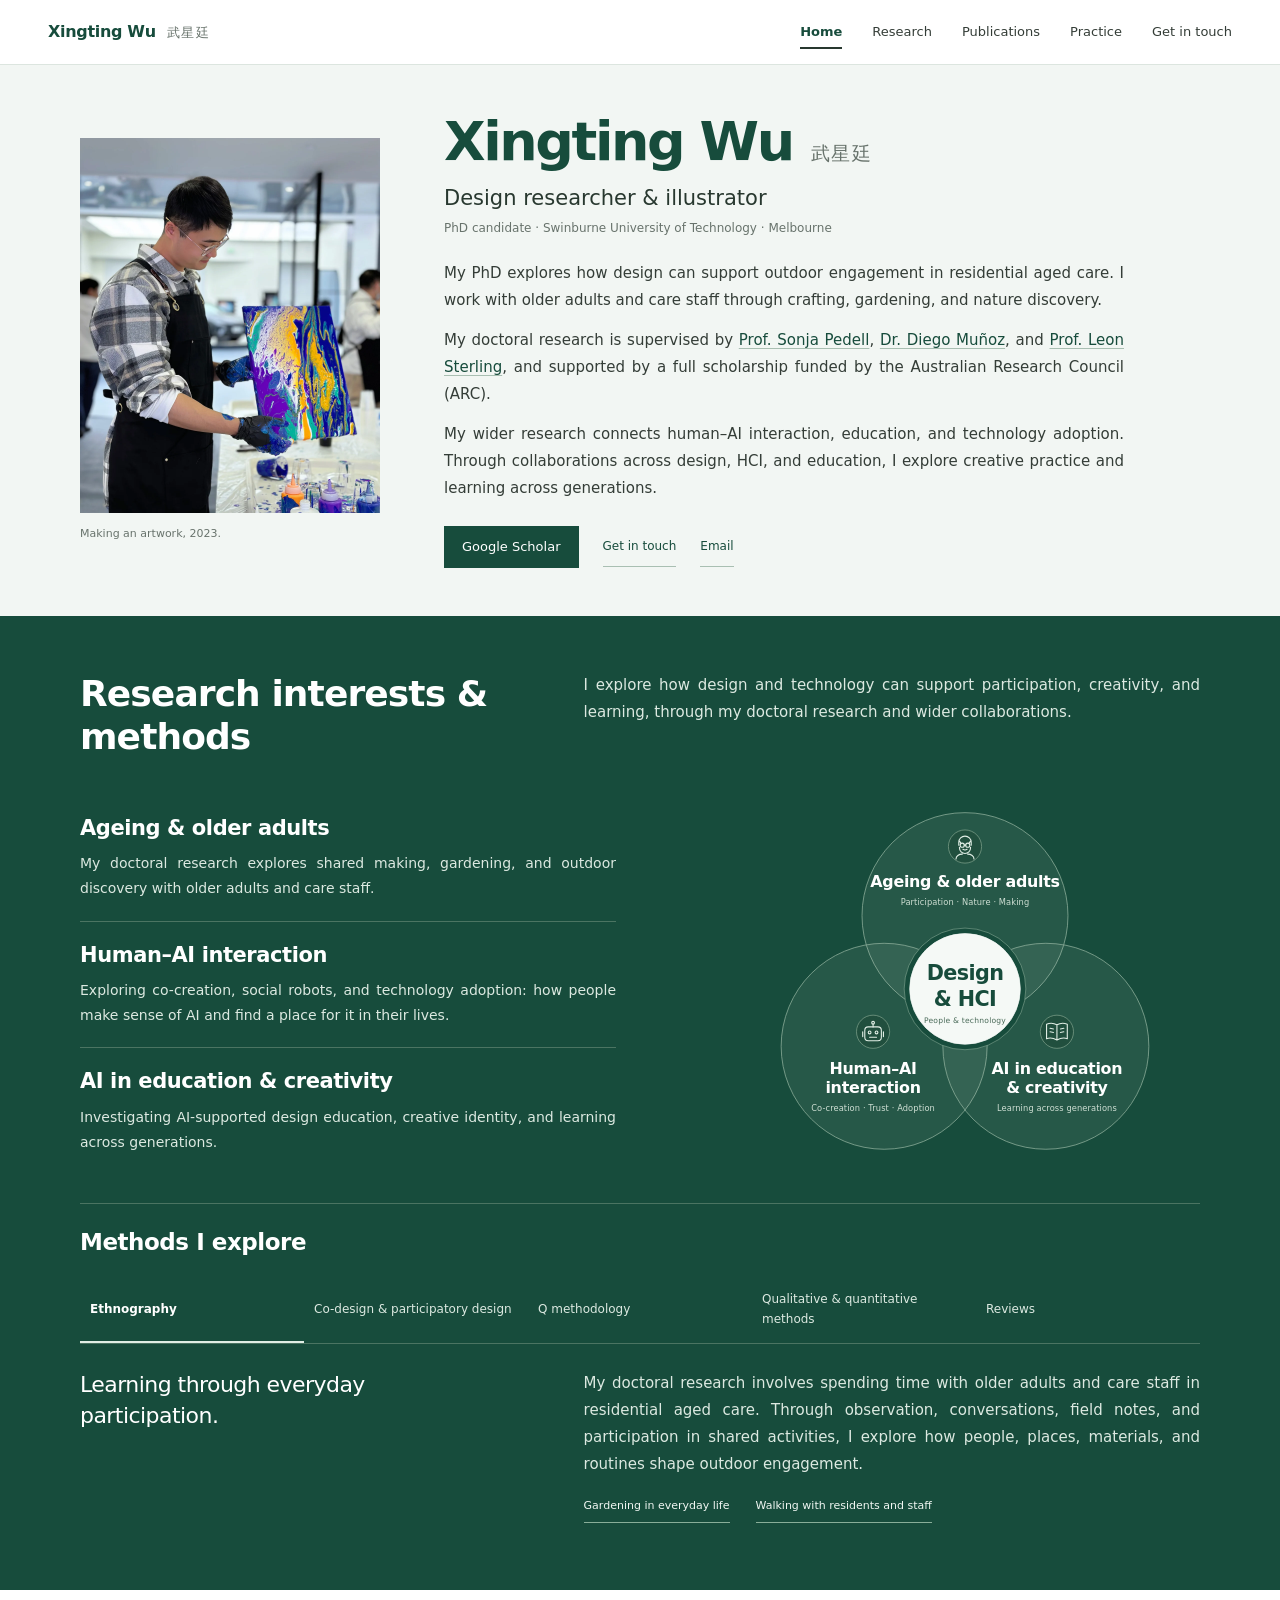
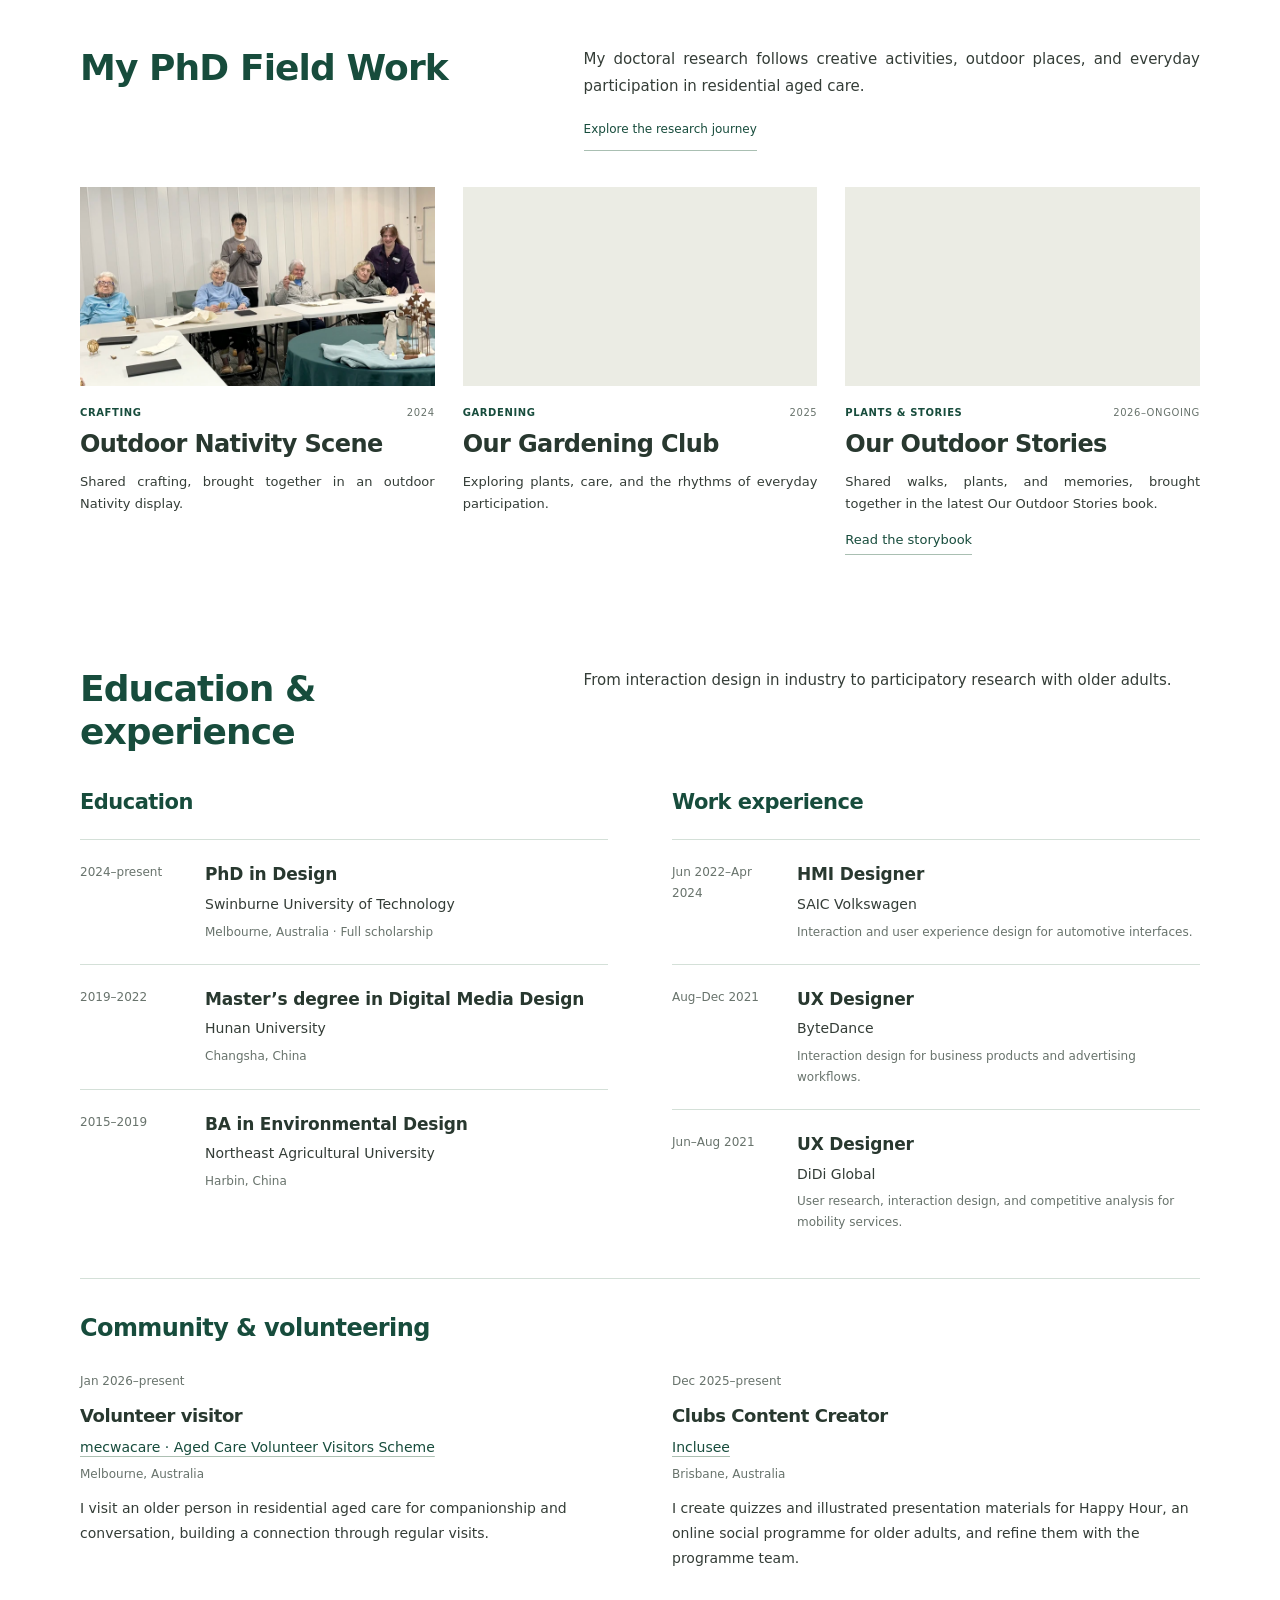
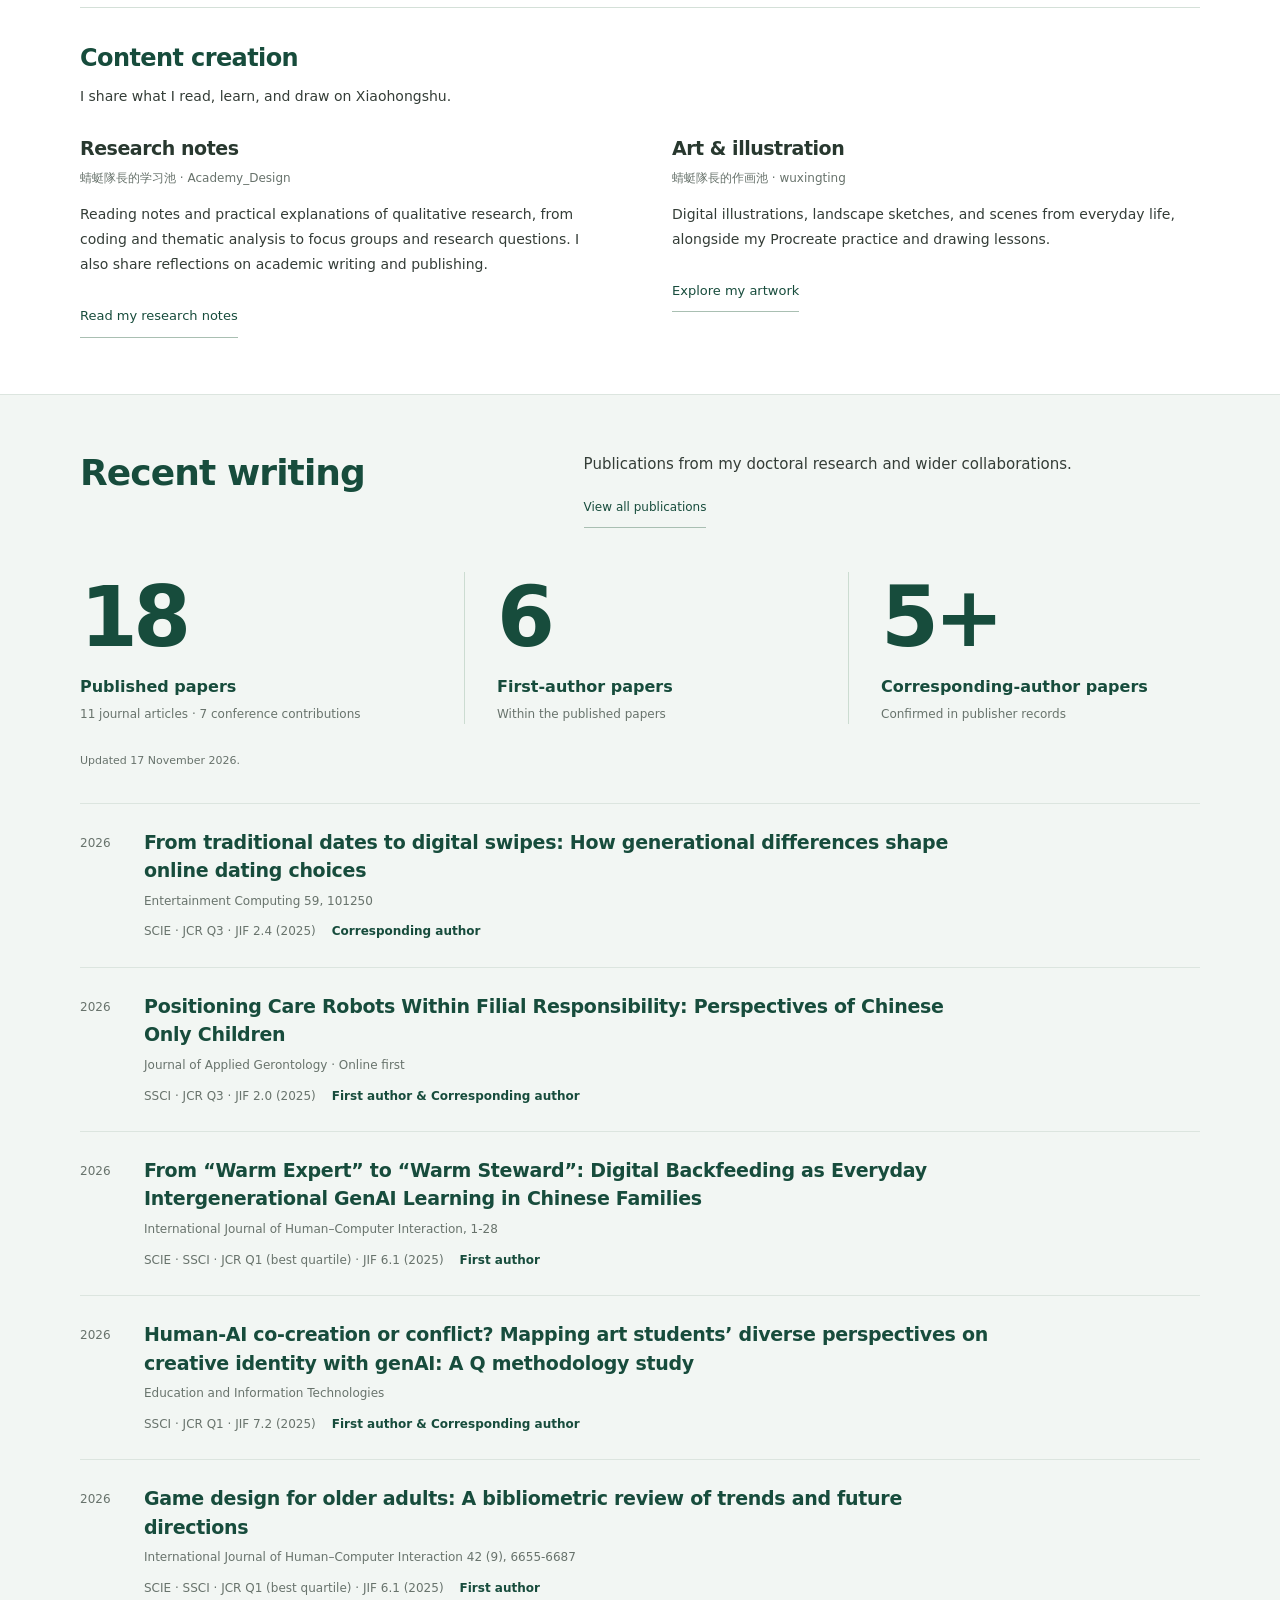
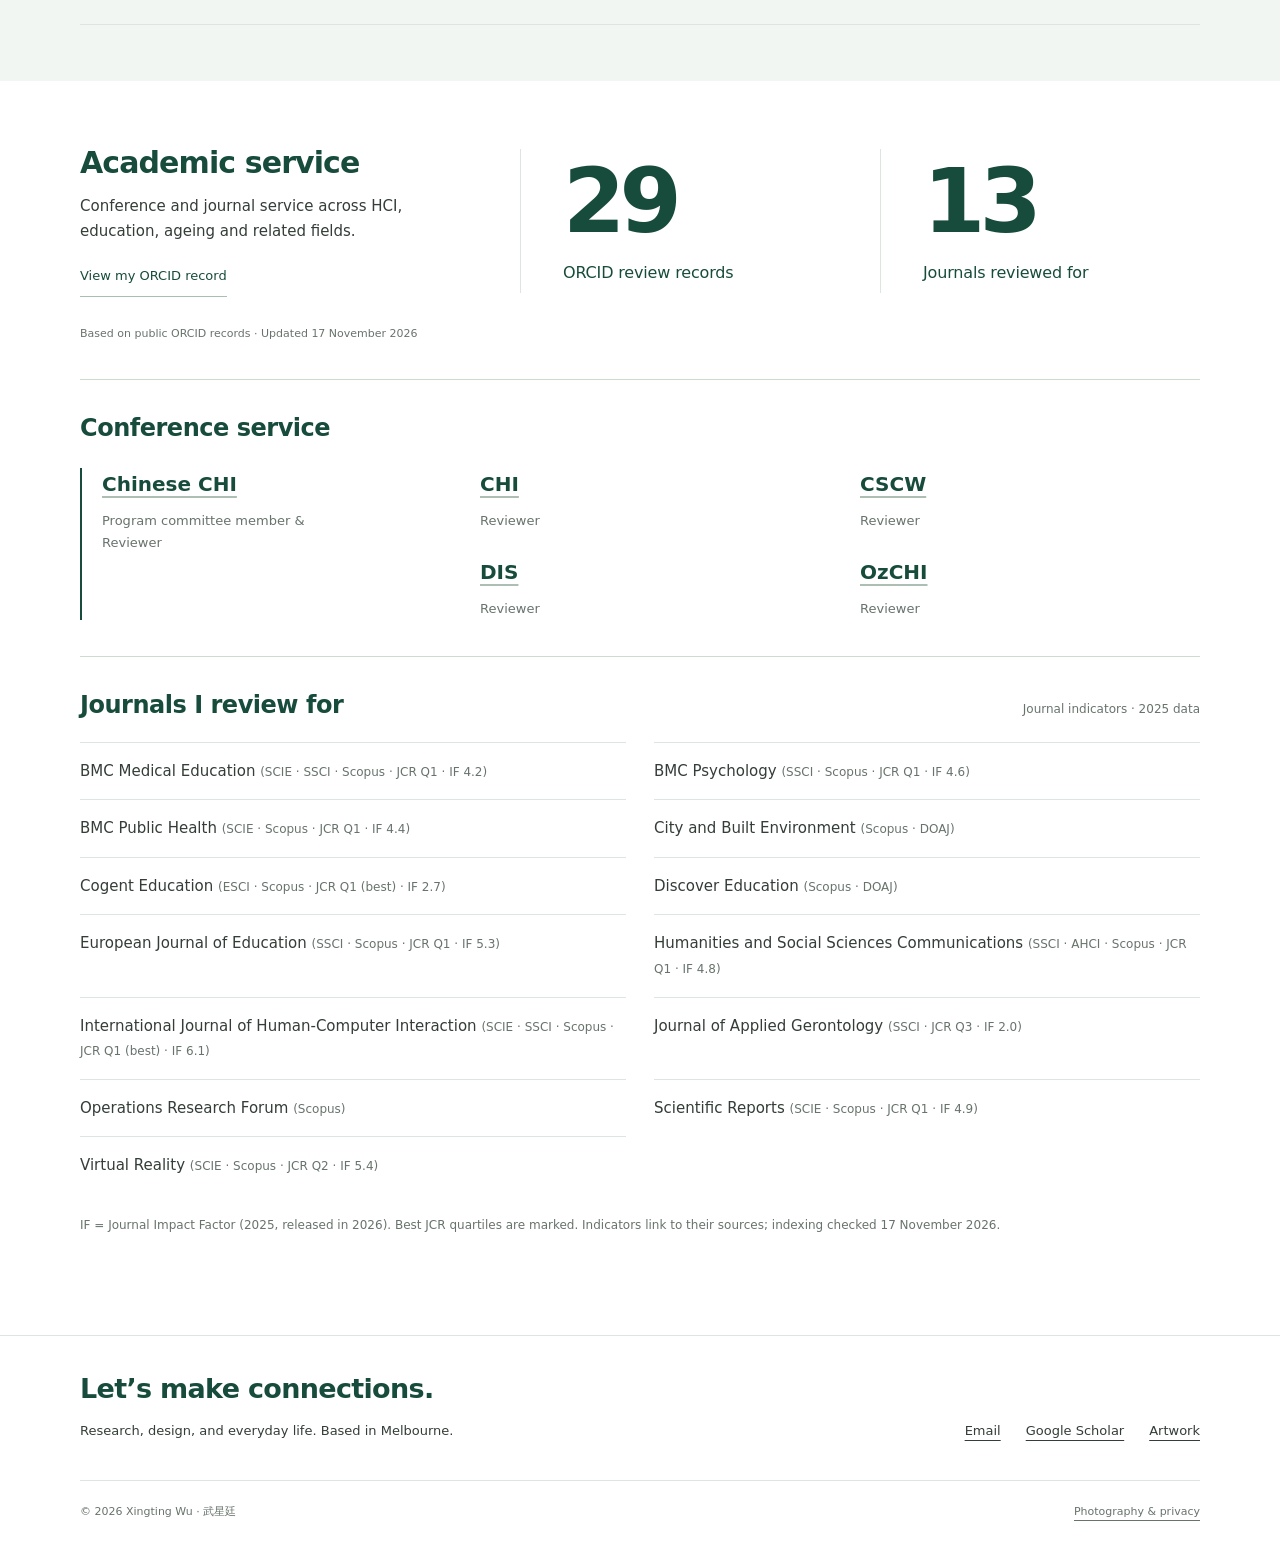
<file: index.html>
<!doctype html>
<html lang="en"><head><meta charset="utf-8"><meta name="viewport" content="width=device-width, initial-scale=1">
<title>Xingting Wu</title><meta name="description" content="Meet Xingting Wu, a PhD candidate at Swinburne University of Technology researching participatory design, older adults, outdoor engagement and human–AI interaction.">
<meta name="theme-color" content="#ffffff"><link rel="canonical" href="https://www.xingtingwu.com/">
<meta property="og:type" content="website"><meta property="og:title" content="Design researcher &amp; illustrator · Xingting Wu"><meta property="og:description" content="Meet Xingting Wu, a PhD candidate at Swinburne University of Technology researching participatory design, older adults, outdoor engagement and human–AI interaction."><meta property="og:url" content="https://www.xingtingwu.com/"><meta property="og:image" content="https://www.xingtingwu.com/assets/images/portrait.webp">
<link rel="icon" href="favicon.ico" sizes="16x16 32x32 48x48 64x64 128x128"><link rel="icon" href="favicon.png" type="image/png" sizes="128x128"><link rel="stylesheet" href="assets/site.css"><link rel="stylesheet" href="assets/minimal.css?v=0a9ab9b288fd"><script defer src="assets/site.js?v=ad79374cad97"></script><script defer src="assets/motion.js"></script>
<noscript><style>@media(max-width:760px){.site-header{position:static}.header-inner{height:auto;display:block;padding-block:20px}.nav{display:flex;position:static;padding:15px 0 0;flex-direction:row;flex-wrap:wrap;border:0;gap:15px}.nav .contact-link{margin:0}}</style></noscript>
</head><body class="page-index"><a class="skip" href="#main">Skip to content</a>
<header class="site-header"><div class="wrap header-inner"><a class="brand" href="index.html" aria-label="Xingting Wu, home"><span>Xingting Wu <span class="chinese" lang="zh">武星廷</span></span></a>
<button class="menu-toggle" aria-expanded="false" aria-controls="main-nav" hidden>Menu <span aria-hidden="true">☰</span></button><nav class="nav" id="main-nav" aria-label="Main navigation"><a href="index.html" aria-current="page">Home</a><a href="research.html">Research</a><a href="publications.html">Publications</a><a href="practice.html">Practice</a><a class="contact-link" href="contact.html">Get in touch</a></nav></div></header>
<main id="main"><div class="profile-band"><div class="wrap"><section class="profile-hero" aria-labelledby="profile-title">
<figure class="profile-photo"><img src="assets/images/portrait.webp" alt="Xingting Wu making a colourful artwork" width="1200" height="1600" class="" loading="eager" fetchpriority="high" decoding="async"><figcaption>Making an artwork, 2023.</figcaption></figure>
<div class="profile-intro"><h1 id="profile-title">Xingting Wu<span class="profile-name-zh" lang="zh">武星廷</span></h1><p class="profile-role">Design researcher &amp; illustrator</p><p class="profile-affiliation">PhD candidate · Swinburne University of Technology · Melbourne</p><div class="profile-bio"><p>My PhD explores how design can support outdoor engagement in residential aged care. I work with older adults and care staff through crafting, gardening, and nature discovery.</p><p class="profile-supervision">My doctoral research is supervised by <a href="https://experts.swinburne.edu.au/1344">Prof. Sonja Pedell</a>, <a href="https://dmunoz.net/">Dr. Diego Muñoz</a>, and <a href="https://findanexpert.unimelb.edu.au/profile/13376-leon-sterling">Prof. Leon Sterling</a>, and supported by a full scholarship funded by the Australian Research Council (ARC).</p><p>My wider research connects human–AI interaction, education, and technology adoption. Through collaborations across design, HCI, and education, I explore creative practice and learning across generations.</p></div><div class="profile-links"><a class="button" href="https://scholar.google.com/citations?user=hHaTofQAAAAJ&amp;hl=en">Google Scholar</a><a class="text-link" href="contact.html">Get in touch</a><a class="text-link" href="mailto:xingtingwu@swin.edu.au">Email</a></div></div>
</section></div></div>
<section class="research-landscape section" id="research-interests" aria-labelledby="landscape-heading"><div class="wrap">
<div class="landscape-heading home-section-head"><h2 id="landscape-heading">Research interests &amp; methods</h2><p>I explore how design and technology can support participation, creativity, and learning, through my doctoral research and wider collaborations.</p></div>
<div class="landscape-overview"><div class="interest-list">
<article data-interest-copy="care"><div><h3><a data-interest="care" href="research.html">Ageing &amp; older adults</a></h3><p>My doctoral research explores shared making, gardening, and outdoor discovery with older adults and care staff.</p></div></article>
<article data-interest-copy="ai"><div><h3><a data-interest="ai" href="publications.html#pub-roLk4NBRz8UC">Human–AI interaction</a></h3><p>Exploring co-creation, social robots, and technology adoption: how people make sense of AI and find a place for it in their lives.</p></div></article>
<article data-interest-copy="learning"><div><h3><a data-interest="learning" href="publications.html#pub-W7OEmFMy1HYC">AI in education &amp; creativity</a></h3><p>Investigating AI-supported design education, creative identity, and learning across generations.</p></div></article>
</div><figure class="interest-diagram"><svg xmlns="http://www.w3.org/2000/svg" class="research-map" viewBox="0 0 680 550" aria-labelledby="landscape-title landscape-desc">
  <title id="landscape-title">Three connected research interests</title>
  <desc id="landscape-desc">Three overlapping areas surround Design and Human–Computer Interaction: ageing and older adults, human–AI interaction, and AI in education and creativity. Each area links to related research.</desc>
  <style>
    .research-map text{font-family:-apple-system,system-ui,'SF Pro Display','Helvetica Neue',Arial,sans-serif;fill:#28382f;text-anchor:middle}
    .research-map .map-area{stroke:#b2c7ba;stroke-width:1.1;fill:#e6f0e9;fill-opacity:.6;transition:fill-opacity .2s,stroke .2s,stroke-width .2s}
    .research-map .map-area-ai,.research-map .map-area-learning{fill:#f2f6f3;fill-opacity:.4}
    .research-map .map-title{font-size:23px;font-weight:600;letter-spacing:-.4px}
    .research-map .map-note{font-size:12px;fill:#68756b;letter-spacing:.15px}
    .research-map .map-core-title{font-size:30px;font-weight:600;letter-spacing:-.9px;fill:#fff}
    .research-map .map-core-note{font-size:11px;fill:#dcebe2;letter-spacing:.3px}
    .research-map .map-icon{fill:none;stroke:#174c3c;stroke-width:1.6;stroke-linecap:round;stroke-linejoin:round}
    .research-map .map-icon-disc{fill:#fff;stroke:#d4ded2;stroke-width:1}
    .research-map .map-hit{fill:transparent;stroke:transparent;stroke-width:1.5}
    .research-map .map-link{outline:none}
    .research-map .map-link:focus-visible .map-hit{stroke:#4c6856}
    .research-map .map-link:hover .map-title,.research-map .map-link:focus-visible .map-title,.research-map .map-link.is-active .map-title{fill:#345a40}
    .research-map:has([data-interest="care"]:hover) .map-area-care,.research-map:has([data-interest="care"]:focus-visible) .map-area-care,.research-map .map-area-care.is-active,
    .research-map:has([data-interest="ai"]:hover) .map-area-ai,.research-map:has([data-interest="ai"]:focus-visible) .map-area-ai,.research-map .map-area-ai.is-active,
    .research-map:has([data-interest="learning"]:hover) .map-area-learning,.research-map:has([data-interest="learning"]:focus-visible) .map-area-learning,.research-map .map-area-learning.is-active{stroke:#6c866e;stroke-width:1.6;fill-opacity:.72}
    @media(prefers-reduced-motion:reduce){.research-map .map-area{transition:none}}
  </style>

  <!-- Three equal lenses share a centre; this is an interests map, not a causal model. -->
  <circle class="map-area map-area-care" data-interest-area="care" cx="340" cy="176" r="149"/>
  <circle class="map-area map-area-ai" data-interest-area="ai" cx="223" cy="365" r="149"/>
  <circle class="map-area map-area-learning" data-interest-area="learning" cx="457" cy="365" r="149"/>

  <circle class="map-center-halo" cx="340" cy="282" r="88" fill="#fff" stroke="#dce3d9" stroke-width=".8"/>
  <circle class="map-center" cx="340" cy="282" r="80" fill="#174c3c" stroke="#174c3c" stroke-width="1.1"/>
  <text class="map-core-title" x="340" y="269">Design</text>
  <text class="map-core-title" x="340" y="307">&amp; HCI</text>
  <text class="map-core-note" x="340" y="332">People &amp; technology</text>

  <a class="map-link" data-interest="care" href="research.html" aria-label="Explore ageing and older adults research">
    <rect class="map-hit" x="221" y="43" width="238" height="145" rx="10"/>
    <circle class="map-icon-disc" cx="340" cy="76" r="24"/>
    <g class="map-icon" transform="translate(324 60)" aria-hidden="true">
      <path d="M7 14v-4a9 9 0 0 1 18 0v4M8 8l2 3M24 8l-2 3M8 17v1a8 8 0 0 0 16 0v-1M3 34c0-4 4-7 9-7M29 34c0-4-4-7-9-7"/>
      <circle cx="12" cy="14" r="3"/><circle cx="20" cy="14" r="3"/>
      <path d="M15 14h2M13 20q3 2 6 0"/>
    </g>
    <text class="map-title" x="340" y="135">Ageing &amp; older adults</text>
    <text class="map-note" x="340" y="160">Participation · Nature · Making</text>
  </a>

  <a class="map-link" data-interest="ai" href="publications.html#pub-roLk4NBRz8UC" aria-label="Explore human–AI interaction and co-creation research">
    <rect class="map-hit" x="93" y="313" width="231" height="173" rx="10"/>
    <circle class="map-icon-disc" cx="207" cy="344" r="24"/>
    <g class="map-icon" transform="translate(191 328)" aria-hidden="true">
      <rect x="4" y="9" width="24" height="20" rx="5"/>
      <path d="M16 5v4M1 16v7M31 16v7M11 24h10"/>
      <circle cx="16" cy="3" r="2"/><circle cx="11" cy="17" r="2"/><circle cx="21" cy="17" r="2"/>
    </g>
    <text class="map-title" x="207" y="405">Human–AI</text>
    <text class="map-title" x="207" y="433">interaction</text>
    <text class="map-note" x="207" y="459">Co-creation · Trust · Adoption</text>
  </a>

  <a class="map-link" data-interest="learning" href="publications.html#pub-W7OEmFMy1HYC" aria-label="Explore AI in education and creativity research">
    <rect class="map-hit" x="356" y="313" width="231" height="173" rx="10"/>
    <circle class="map-icon-disc" cx="473" cy="344" r="24"/>
    <g class="map-icon" transform="translate(458 331)">
      <path d="M15 25V3C10 0 5 0 0 2v21c5-2 10-1 15 2 5-3 10-4 15-2V2c-5-2-10-2-15 1ZM5 8l5 1M5 13l5 1M20 9l5-1M20 14l5-1"/>
    </g>
    <text class="map-title" x="473" y="405">AI in education</text>
    <text class="map-title" x="473" y="433">&amp; creativity</text>
    <text class="map-note" x="473" y="459">Learning across generations</text>
  </a>
</svg>
</figure></div>
<div class="methods-explorer" id="methods" data-methods-explorer><div class="methods-heading"><h3>Methods I explore</h3></div><div class="method-tabs" hidden><button type="button" id="method-tab-ethnography" data-method="ethnography">Ethnography</button><button type="button" id="method-tab-participatory-design" data-method="participatory-design">Co-design & participatory design</button><button type="button" id="method-tab-q-methodology" data-method="q-methodology">Q methodology</button><button type="button" id="method-tab-mixed-methods" data-method="mixed-methods">Qualitative & quantitative methods</button><button type="button" id="method-tab-reviews" data-method="reviews">Reviews</button></div><div class="method-panels"><section class="method-exploration" id="method-panel-ethnography"><div><span class="eyebrow">Ethnography</span><h4>Learning through everyday participation.</h4></div><div><p>My doctoral research involves spending time with older adults and care staff in residential aged care. Through observation, conversations, field notes, and participation in shared activities, I explore how people, places, materials, and routines shape outdoor engagement.</p><div class="method-examples"><a class="text-link" href="gardening.html">Gardening in everyday life</a><a class="text-link" href="outdoor-stories.html#map-and-play">Walking with residents and staff</a></div></div></section><section class="method-exploration" id="method-panel-participatory-design"><div><span class="eyebrow">Co-design & participatory design</span><h4>Making and learning with people.</h4></div><div><p>I explore how residents and care staff can shape activities and materials through making, trying, and adapting them together. Research through Design connects this work with iterative prototyping and reflection: what we make, how it is used, and what this helps us understand.</p><div class="method-examples"><a class="text-link" href="crafting.html#iteration">Adapting materials through making</a><a class="text-link" href="outdoor-stories.html#design-materials">Design materials for a shared walk</a></div></div></section><section class="method-exploration" id="method-panel-q-methodology"><div><span class="eyebrow">Q methodology</span><h4>Making room for different viewpoints.</h4></div><div><p>I am interested in how people understand the same technology differently. My collaborative work uses Q methodology to explore art students’ perspectives on generative AI and creative identity, bringing patterns of viewpoints into focus.</p><div class="method-examples"><a class="text-link" href="https://link.springer.com/article/10.1007/s10639-026-13914-4">Art students, GenAI & creative identity</a></div></div></section><section class="method-exploration" id="method-panel-mixed-methods"><div><span class="eyebrow">Qualitative & quantitative methods</span><h4>Connecting experiences with patterns.</h4></div><div><p>I explore interviews and narrative inquiry alongside experiments and mixed-methods designs. My collaborative work also uses structural equation modelling (SEM), including PLS-SEM, and approaches such as fsQCA to examine relationships and patterns in learning, behaviour, and technology experiences.</p><div class="method-examples"><a class="text-link" href="https://www.frontiersin.org/journals/psychology/articles/10.3389/fpsyg.2025.1624182/full">AI teaching assistants: a mixed-methods study</a><a class="text-link" href="https://www.sciencedirect.com/science/article/pii/S0001457525001538">Human–machine collaboration & driving</a></div></div></section><section class="method-exploration" id="method-panel-reviews"><div><span class="eyebrow">Reviews</span><h4>Bringing research into conversation.</h4></div><div><p>I am interested in scoping reviews, systematic literature reviews, and qualitative evidence synthesis, including meta-ethnography. Alongside these approaches, my published work uses bibliometric reviews to explore research trends, connections, and gaps in fields such as game design for older adults and generative AI in design.</p><div class="method-examples"><a class="text-link" href="https://www.tandfonline.com/doi/full/10.1080/10447318.2025.2506508">Game design for older adults</a><a class="text-link" href="https://openaccess.cms-conferences.org/publications/book/978-1-964867-88-5/article/978-1-964867-88-5_7">Generative AI in clothes design</a></div></div></section></div></div>
</div></section>
<section class="home-projects home-section" id="projects"><div class="wrap"><div class="home-section-head"><h2>My PhD Field Work</h2><div><p>My doctoral research follows creative activities, outdoor places, and everyday participation in residential aged care.</p><a class="text-link" href="research.html">Explore the research journey</a></div></div><div class="project-grid"><a class="project-link" href="crafting.html"><div class="image-wrap"><img src="assets/images/selected-nativity-graded.webp" srcset="assets/images/selected-nativity-graded-small.webp 800w, assets/images/selected-nativity-graded.webp 1600w" sizes="(max-width: 760px) calc(100vw - 40px), (max-width: 1050px) 65vw, 850px" alt="Xingting Wu, residents and a care staff member sharing wooden sheep during a Nativity crafting session" width="1600" height="1200" class="selected-cover selected-nativity" loading="lazy" decoding="async"></div><div class="project-number"><span>Crafting</span><span>2024</span></div><h3>Outdoor Nativity Scene</h3><p>Shared crafting, brought together in an outdoor Nativity display.</p></a><a class="project-link" href="gardening.html"><div class="image-wrap"><img src="assets/images/selected-gardening-graded.webp" srcset="assets/images/selected-gardening-graded-small.webp 800w, assets/images/selected-gardening-graded.webp 1600w" sizes="(max-width: 760px) calc(100vw - 40px), (max-width: 1050px) 65vw, 850px" alt="Xingting Wu, residents and a care staff member gathered around a table in the garden" width="1600" height="900" class="selected-cover selected-gardening" loading="lazy" decoding="async"></div><div class="project-number"><span>Gardening</span><span>2025</span></div><h3>Our Gardening Club</h3><p>Exploring plants, care, and the rhythms of everyday participation.</p></a><a class="project-link" href="https://heyzine.com/flip-book/990e984dee.html"><div class="image-wrap"><img src="assets/images/selected-stories-graded.webp" srcset="assets/images/selected-stories-graded-small.webp 800w, assets/images/selected-stories-graded.webp 1600w" sizes="(max-width: 760px) calc(100vw - 40px), (max-width: 1050px) 65vw, 850px" alt="Xingting Wu with residents and care staff sharing flowers and plant cards around indoor tables" width="1600" height="1200" class="selected-cover selected-stories" loading="lazy" decoding="async"></div><div class="project-number"><span>Plants & stories</span><span>2026–ongoing</span></div><h3>Our Outdoor Stories</h3><p>Shared walks, plants, and memories, brought together in the latest Our Outdoor Stories book.</p><span class="project-cta">Read the storybook</span></a></div></div></section>
<section class="home-background home-section" id="background"><div class="wrap"><div class="home-section-head"><h2>Education &amp; experience</h2><p>From interaction design in industry to participatory research with older adults.</p></div><div class="background-grid"><div><h3>Education</h3><ol class="career-list"><li class="career-row"><span class="career-date">2024–present</span><div><h4>PhD in Design</h4><p class="career-place">Swinburne University of Technology</p><p class="career-detail">Melbourne, Australia · Full scholarship</p></div></li><li class="career-row"><span class="career-date">2019–2022</span><div><h4>Master’s degree in Digital Media Design</h4><p class="career-place">Hunan University</p><p class="career-detail">Changsha, China</p></div></li><li class="career-row"><span class="career-date">2015–2019</span><div><h4>BA in Environmental Design</h4><p class="career-place">Northeast Agricultural University</p><p class="career-detail">Harbin, China</p></div></li></ol></div><div><h3>Work experience</h3><ol class="career-list"><li class="career-row"><span class="career-date">Jun 2022–Apr 2024</span><div><h4>HMI Designer</h4><p class="career-place">SAIC Volkswagen</p><p class="career-detail">Interaction and user experience design for automotive interfaces.</p></div></li><li class="career-row"><span class="career-date">Aug–Dec 2021</span><div><h4>UX Designer</h4><p class="career-place">ByteDance</p><p class="career-detail">Interaction design for business products and advertising workflows.</p></div></li><li class="career-row"><span class="career-date">Jun–Aug 2021</span><div><h4>UX Designer</h4><p class="career-place">DiDi Global</p><p class="career-detail">User research, interaction design, and competitive analysis for mobility services.</p></div></li></ol></div></div><div class="volunteering" id="volunteering"><h3>Community &amp; volunteering</h3><div class="volunteer-grid"><article class="volunteer-entry"><span class="career-date">Jan 2026–present</span><h4>Volunteer visitor</h4><p class="volunteer-organisation"><a class="organisation-link" href="https://www.mecwacare.org.au/support-us/volunteering/">mecwacare · Aged Care Volunteer Visitors Scheme</a></p><p class="volunteer-location">Melbourne, Australia</p><p>I visit an older person in residential aged care for companionship and conversation, building a connection through regular visits.</p></article><article class="volunteer-entry"><span class="career-date">Dec 2025–present</span><h4>Clubs Content Creator</h4><p class="volunteer-organisation"><a class="organisation-link" href="https://inclusee.org.au/volunteers/">Inclusee</a></p><p class="volunteer-location">Brisbane, Australia</p><p>I create quizzes and illustrated presentation materials for Happy Hour, an online social programme for older adults, and refine them with the programme team.</p></article></div></div><section class="content-creation" id="content-creation" aria-labelledby="creation-heading"><div class="creation-heading"><h3 id="creation-heading">Content creation</h3><p>I share what I read, learn, and draw on Xiaohongshu.</p></div><div class="creation-grid"><article><h4>Research notes</h4><p class="creation-account"><span lang="zh">蜻蜓隊長的学习池</span> · Academy_Design</p><p>Reading notes and practical explanations of qualitative research, from coding and thematic analysis to focus groups and research questions. I also share reflections on academic writing and publishing.</p><a class="text-link" href="https://xhslink.com/m/1MBa8EERfhz">Read my research notes</a></article><article><h4>Art &amp; illustration</h4><p class="creation-account"><span lang="zh">蜻蜓隊長的作画池</span> · wuxingting</p><p>Digital illustrations, landscape sketches, and scenes from everyday life, alongside my Procreate practice and drawing lessons.</p><a class="text-link" href="https://xhslink.com/m/4sUuQcr9thK">Explore my artwork</a></article></div></section></div></section>
<section class="home-publications home-section" id="recent-writing"><div class="wrap"><div class="home-section-head"><h2>Recent writing</h2><div><p>Publications from my doctoral research and wider collaborations.</p><a class="text-link" href="publications.html">View all publications</a></div></div><div class="writing-stats" aria-label="Publication statistics"><a class="writing-metric" href="publications.html"><span class="writing-value">18</span><span class="writing-label">Published papers</span><span class="writing-detail">11 journal articles · 7 conference contributions</span></a><a class="writing-metric" href="publications.html"><span class="writing-value">6</span><span class="writing-label">First-author papers</span><span class="writing-detail">Within the published papers</span></a><a class="writing-metric" href="publications.html"><span class="writing-value">5+</span><span class="writing-label">Corresponding-author papers</span><span class="writing-detail">Confirmed in publisher records</span></a></div><p class="writing-count-note">Updated 17 November 2026.</p><div class="selected-list"><a class="selected-paper" href="https://www.sciencedirect.com/science/article/pii/S1875952126001722"><span class="year">2026</span><div><h3>From traditional dates to digital swipes: How generational differences shape online dating choices</h3><p>Entertainment Computing 59, 101250</p><div class="paper-details"><span class="journal-metrics">SCIE · JCR Q3 · JIF 2.4 (2025)</span><span class="author-role">Corresponding author</span></div></div></a><a class="selected-paper" href="https://journals.sagepub.com/doi/full/10.1177/07334648261493744"><span class="year">2026</span><div><h3>Positioning Care Robots Within Filial Responsibility: Perspectives of Chinese Only Children</h3><p>Journal of Applied Gerontology · Online first</p><div class="paper-details"><span class="journal-metrics">SSCI · JCR Q3 · JIF 2.0 (2025)</span><span class="author-role">First author &amp; Corresponding author</span></div></div></a><a class="selected-paper" href="https://www.tandfonline.com/doi/full/10.1080/10447318.2026.2668041"><span class="year">2026</span><div><h3>From “Warm Expert” to “Warm Steward”: Digital Backfeeding as Everyday Intergenerational GenAI Learning in Chinese Families</h3><p>International Journal of Human–Computer Interaction, 1-28</p><div class="paper-details"><span class="journal-metrics">SCIE · SSCI · JCR Q1 (best quartile) · JIF 6.1 (2025)</span><span class="author-role">First author</span></div></div></a><a class="selected-paper" href="https://link.springer.com/article/10.1007/s10639-026-13914-4"><span class="year">2026</span><div><h3>Human-AI co-creation or conflict? Mapping art students’ diverse perspectives on creative identity with genAI: A Q methodology study</h3><p>Education and Information Technologies</p><div class="paper-details"><span class="journal-metrics">SSCI · JCR Q1 · JIF 7.2 (2025)</span><span class="author-role">First author &amp; Corresponding author</span></div></div></a><a class="selected-paper" href="https://www.tandfonline.com/doi/full/10.1080/10447318.2025.2506508"><span class="year">2026</span><div><h3>Game design for older adults: A bibliometric review of trends and future directions</h3><p>International Journal of Human–Computer Interaction 42 (9), 6655-6687</p><div class="paper-details"><span class="journal-metrics">SCIE · SSCI · JCR Q1 (best quartile) · JIF 6.1 (2025)</span><span class="author-role">First author</span></div></div></a></div></div></section>
<section class="home-service" id="academic-service" aria-labelledby="home-service-heading"><div class="wrap"><div class="home-service-grid"><div class="home-service-intro"><h2 id="home-service-heading">Academic service</h2><p>Conference and journal service across HCI, education, ageing and related fields.</p><a class="text-link" href="https://orcid.org/0009-0006-9582-6340">View my ORCID record</a></div><a class="service-metric" href="#reviewer-journals"><span class="service-value">29</span><span class="service-label">ORCID review records</span></a><a class="service-metric" href="#reviewer-journals"><span class="service-value">13</span><span class="service-label">Journals reviewed for</span></a></div><p class="home-service-source">Based on public ORCID records · Updated 17 November 2026</p><div class="service-conference-section" id="conference-service" aria-labelledby="conference-service-heading"><h3 id="conference-service-heading">Conference service</h3><div class="service-conference-grid"><ul class="service-committee"><li><a class="service-conference-link" href="https://www.icachi.org/en/conference">Chinese CHI</a><span class="service-conference-role">Program committee member &amp; Reviewer</span></li></ul><ul class="service-conference-reviewers"><li><a class="service-conference-link" href="https://chi.acm.org/">CHI</a><span class="service-conference-role">Reviewer</span></li><li><a class="service-conference-link" href="https://cscw.acm.org/">CSCW</a><span class="service-conference-role">Reviewer</span></li><li><a class="service-conference-link" href="https://dis.acm.org/">DIS</a><span class="service-conference-role">Reviewer</span></li><li><a class="service-conference-link" href="https://www.ozchi.org/">OzCHI</a><span class="service-conference-role">Reviewer</span></li></ul></div></div><div class="service-journal-section" id="reviewer-journals" aria-labelledby="service-heading"><div class="service-journal-heading"><h3 id="service-heading">Journals I review for</h3><p>Journal indicators · 2025 data</p></div><ul class="service-journals"><li><span class="service-journal-name">BMC Medical Education</span> <span class="service-journal-indicators">(<a class="indicator-link" href="https://link.springer.com/journal/12909">SCIE</a> · <a class="indicator-link" href="https://link.springer.com/journal/12909">SSCI</a> · <a class="indicator-link" href="https://link.springer.com/journal/12909">Scopus</a> · <a class="indicator-link" href="https://www.niic.nsc.ru/phocadownload/publications/2025/JCR_JournalImpactFactor_2026.pdf#page=114">JCR Q1</a> · <a class="indicator-link" href="https://link.springer.com/journal/12909">IF 4.2</a>)</span></li><li><span class="service-journal-name">BMC Psychology</span> <span class="service-journal-indicators">(<a class="indicator-link" href="https://link.springer.com/journal/40359">SSCI</a> · <a class="indicator-link" href="https://link.springer.com/journal/40359">Scopus</a> · <a class="indicator-link" href="https://www.niic.nsc.ru/phocadownload/publications/2025/JCR_JournalImpactFactor_2026.pdf#page=97">JCR Q1</a> · <a class="indicator-link" href="https://link.springer.com/journal/40359">IF 4.6</a>)</span></li><li><span class="service-journal-name">BMC Public Health</span> <span class="service-journal-indicators">(<a class="indicator-link" href="https://link.springer.com/journal/12889">SCIE</a> · <a class="indicator-link" href="https://link.springer.com/journal/12889">Scopus</a> · <a class="indicator-link" href="https://www.niic.nsc.ru/phocadownload/publications/2025/JCR_JournalImpactFactor_2026.pdf#page=106">JCR Q1</a> · <a class="indicator-link" href="https://link.springer.com/journal/12889">IF 4.4</a>)</span></li><li><span class="service-journal-name">City and Built Environment</span> <span class="service-journal-indicators">(<a class="indicator-link" href="https://link.springer.com/journal/44213">Scopus</a> · <a class="indicator-link" href="https://link.springer.com/journal/44213">DOAJ</a>)</span></li><li><span class="service-journal-name">Cogent Education</span> <span class="service-journal-indicators">(<a class="indicator-link" href="https://www.tandfonline.com/action/journalInformation?journalCode=oaed&amp;show=instructions">ESCI</a> · <a class="indicator-link" href="https://www.tandfonline.com/action/journalInformation?journalCode=oaed&amp;show=instructions">Scopus</a> · <a class="indicator-link" href="https://www.tandfonline.com/action/journalInformation?journalCode=oaed&amp;show=instructions">JCR Q1 (best)</a> · <a class="indicator-link" href="https://www.tandfonline.com/action/journalInformation?journalCode=oaed&amp;show=instructions">IF 2.7</a>)</span></li><li><span class="service-journal-name">Discover Education</span> <span class="service-journal-indicators">(<a class="indicator-link" href="https://link.springer.com/journal/44217">Scopus</a> · <a class="indicator-link" href="https://link.springer.com/journal/44217">DOAJ</a>)</span></li><li><span class="service-journal-name">European Journal of Education</span> <span class="service-journal-indicators">(<a class="indicator-link" href="https://www.niic.nsc.ru/phocadownload/publications/2025/JCR_JournalImpactFactor_2026.pdf#page=76">SSCI</a> · <a class="indicator-link" href="https://onlinelibrary.wiley.com/journal/14653435/journal-metrics">Scopus</a> · <a class="indicator-link" href="https://www.niic.nsc.ru/phocadownload/publications/2025/JCR_JournalImpactFactor_2026.pdf#page=76">JCR Q1</a> · <a class="indicator-link" href="https://onlinelibrary.wiley.com/journal/14653435/journal-metrics">IF 5.3</a>)</span></li><li><span class="service-journal-name">Humanities and Social Sciences Communications</span> <span class="service-journal-indicators">(<a class="indicator-link" href="https://www.nature.com/palcomms/journal-information/indexing">SSCI</a> · <a class="indicator-link" href="https://www.nature.com/palcomms/journal-information/indexing">AHCI</a> · <a class="indicator-link" href="https://www.nature.com/palcomms/journal-information/indexing">Scopus</a> · <a class="indicator-link" href="https://www.nature.com/palcomms/journal-information/indexing">JCR Q1</a> · <a class="indicator-link" href="https://www.nature.com/palcomms/journal-information">IF 4.8</a>)</span></li><li><span class="service-journal-name">International Journal of Human-Computer Interaction</span> <span class="service-journal-indicators">(<a class="indicator-link" href="https://www.tandfonline.com/journals/hihc20/about-this-journal">SCIE</a> · <a class="indicator-link" href="https://www.tandfonline.com/journals/hihc20/about-this-journal">SSCI</a> · <a class="indicator-link" href="https://www.tandfonline.com/journals/hihc20/about-this-journal">Scopus</a> · <a class="indicator-link" href="https://www.tandfonline.com/journals/hihc20/about-this-journal">JCR Q1 (best)</a> · <a class="indicator-link" href="https://www.tandfonline.com/journals/hihc20/about-this-journal">IF 6.1</a>)</span></li><li><span class="service-journal-name">Journal of Applied Gerontology</span> <span class="service-journal-indicators">(<a class="indicator-link" href="https://www.niic.nsc.ru/phocadownload/publications/2025/JCR_JournalImpactFactor_2026.pdf#page=310">SSCI</a> · <a class="indicator-link" href="https://www.niic.nsc.ru/phocadownload/publications/2025/JCR_JournalImpactFactor_2026.pdf#page=310">JCR Q3</a> · <a class="indicator-link" href="https://www.wolterskluwer.com/en/solutions/ovid/journal-of-applied-gerontology-15519">IF 2.0</a>)</span></li><li><span class="service-journal-name">Operations Research Forum</span> <span class="service-journal-indicators">(<a class="indicator-link" href="https://link.springer.com/journal/43069">Scopus</a>)</span></li><li><span class="service-journal-name">Scientific Reports</span> <span class="service-journal-indicators">(<a class="indicator-link" href="https://www.niic.nsc.ru/phocadownload/publications/2025/JCR_JournalImpactFactor_2026.pdf#page=88">SCIE</a> · <a class="indicator-link" href="https://www.nature.com/srep/about">Scopus</a> · <a class="indicator-link" href="https://www.niic.nsc.ru/phocadownload/publications/2025/JCR_JournalImpactFactor_2026.pdf#page=88">JCR Q1</a> · <a class="indicator-link" href="https://www.nature.com/srep/about">IF 4.9</a>)</span></li><li><span class="service-journal-name">Virtual Reality</span> <span class="service-journal-indicators">(<a class="indicator-link" href="https://link.springer.com/journal/10055">SCIE</a> · <a class="indicator-link" href="https://link.springer.com/journal/10055">Scopus</a> · <a class="indicator-link" href="https://www.niic.nsc.ru/phocadownload/publications/2025/JCR_JournalImpactFactor_2026.pdf#page=75">JCR Q2</a> · <a class="indicator-link" href="https://link.springer.com/journal/10055">IF 5.4</a>)</span></li></ul><p class="service-source">IF = Journal Impact Factor (2025, released in 2026). Best JCR quartiles are marked. Indicators link to their sources; indexing checked 17 November 2026.</p></div></div></section></main>
<footer class="site-footer"><div class="wrap"><div class="footer-main"><div><span class="eyebrow">A conversation starts somewhere</span><h2>Let’s make connections.</h2><p>Research, design, and everyday life. Based in Melbourne.</p></div><div class="footer-links"><a href="mailto:xingtingwu@swin.edu.au">Email</a><a href="https://scholar.google.com/citations?user=hHaTofQAAAAJ&hl=en">Google Scholar</a><a href="https://xhslink.com/m/4sUuQcr9thK">Artwork</a></div></div><div class="footer-bottom"><span>© 2026 Xingting Wu · <span lang="zh">武星廷</span></span><a href="privacy.html">Photography &amp; privacy</a></div></div></footer>
<dialog class="lightbox" id="image-dialog" aria-label="Enlarged project photograph"><button type="button" aria-label="Close image">✕</button><img alt=""><p></p></dialog>
</body></html>
</file>
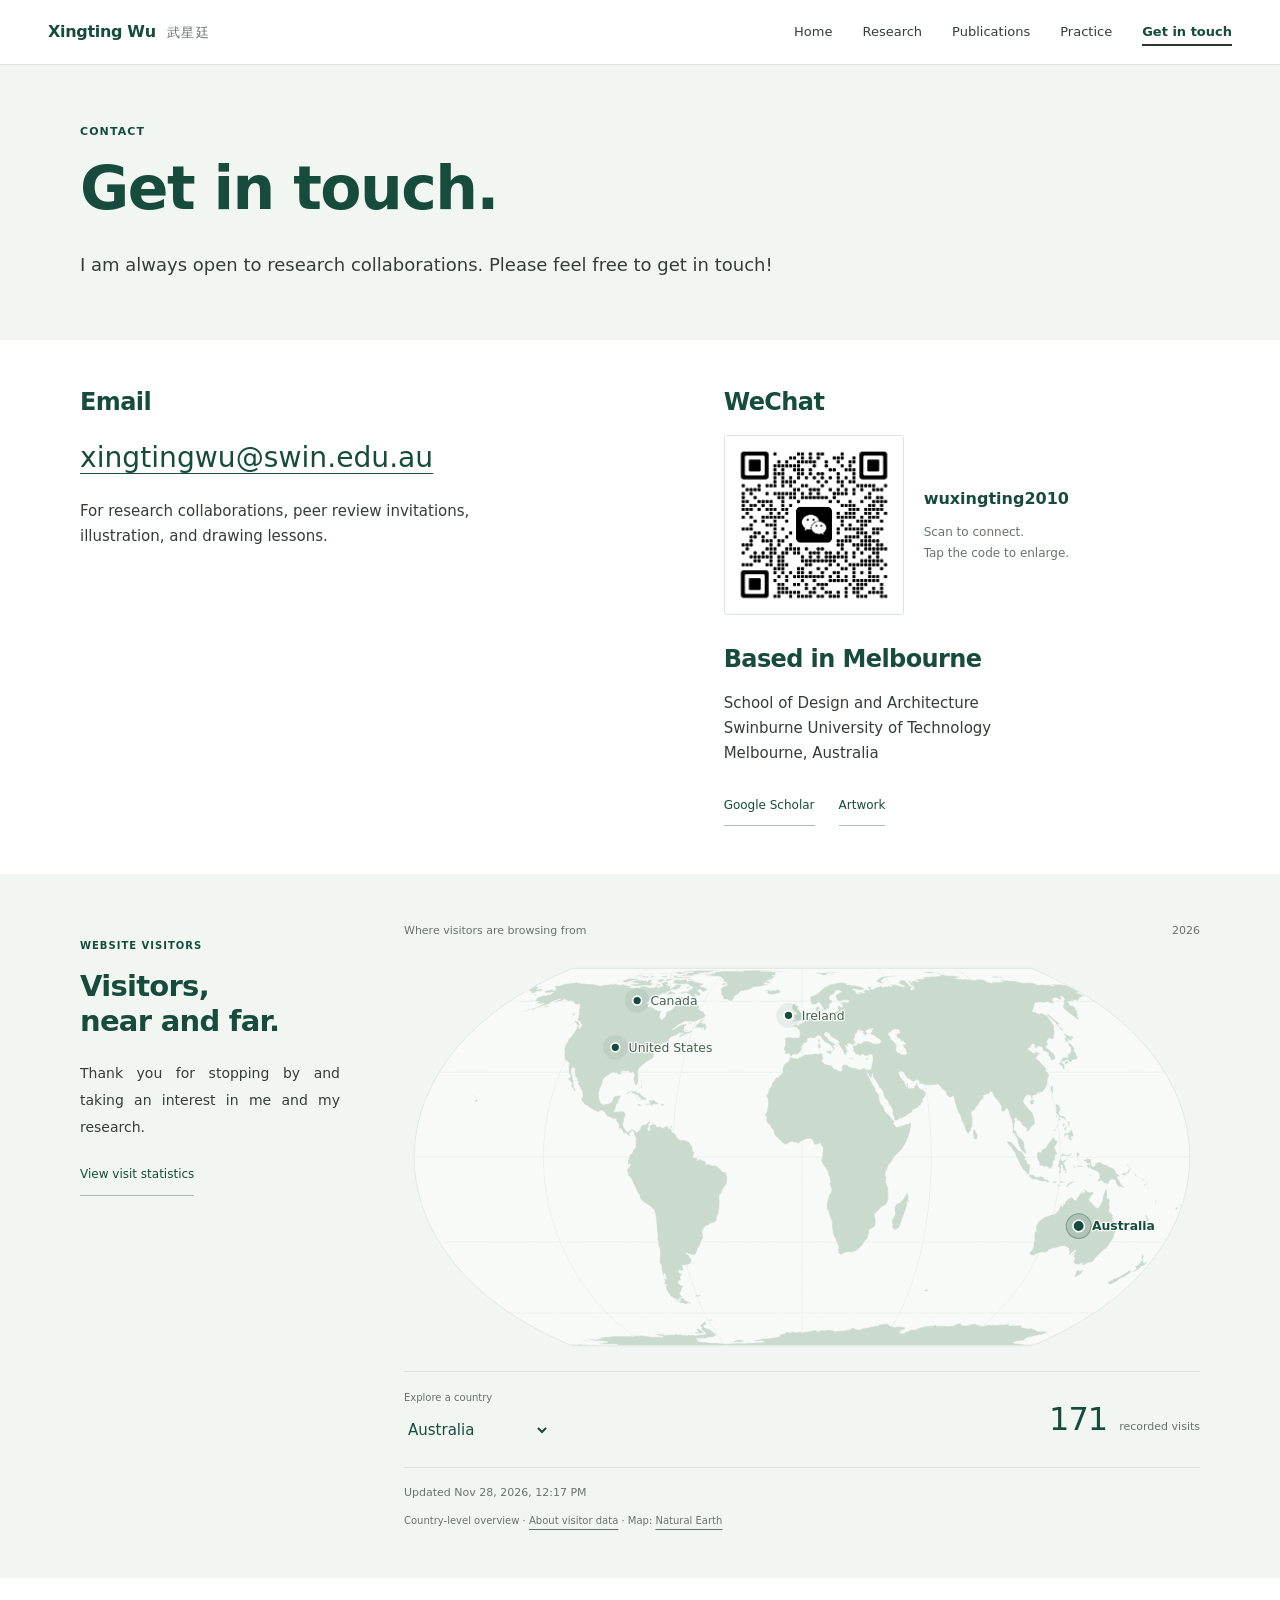
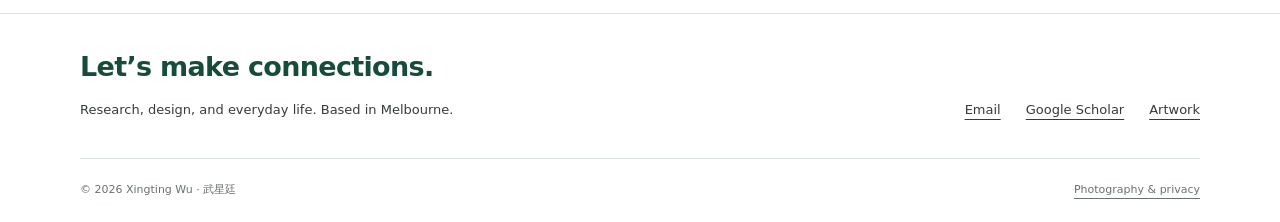
<file: contact.html>
<!doctype html>
<html lang="en"><head><meta charset="utf-8"><meta name="viewport" content="width=device-width, initial-scale=1">
<title>Xingting Wu</title><meta name="description" content="Contact Xingting Wu for research collaborations, peer review invitations, illustration and drawing lessons.">
<meta name="theme-color" content="#ffffff"><link rel="canonical" href="https://www.xingtingwu.com/contact.html">
<meta property="og:type" content="website"><meta property="og:title" content="Get in touch · Xingting Wu"><meta property="og:description" content="Contact Xingting Wu for research collaborations, peer review invitations, illustration and drawing lessons."><meta property="og:url" content="https://www.xingtingwu.com/contact.html"><meta property="og:image" content="https://www.xingtingwu.com/assets/images/garden-map.webp">
<link rel="icon" href="favicon.ico" sizes="16x16 32x32 48x48 64x64 128x128"><link rel="icon" href="favicon.png" type="image/png" sizes="128x128"><link rel="stylesheet" href="assets/site.css"><link rel="stylesheet" href="assets/minimal.css?v=0a9ab9b288fd"><script defer src="assets/site.js?v=ad79374cad97"></script><script defer src="assets/motion.js"></script>
<noscript><style>@media(max-width:760px){.site-header{position:static}.header-inner{height:auto;display:block;padding-block:20px}.nav{display:flex;position:static;padding:15px 0 0;flex-direction:row;flex-wrap:wrap;border:0;gap:15px}.nav .contact-link{margin:0}}</style></noscript>
</head><body class="page-contact"><a class="skip" href="#main">Skip to content</a>
<header class="site-header"><div class="wrap header-inner"><a class="brand" href="index.html" aria-label="Xingting Wu, home"><span>Xingting Wu <span class="chinese" lang="zh">武星廷</span></span></a>
<button class="menu-toggle" aria-expanded="false" aria-controls="main-nav" hidden>Menu <span aria-hidden="true">☰</span></button><nav class="nav" id="main-nav" aria-label="Main navigation"><a href="index.html">Home</a><a href="research.html">Research</a><a href="publications.html">Publications</a><a href="practice.html">Practice</a><a class="contact-link" href="contact.html" aria-current="page">Get in touch</a></nav></div></header>
<main id="main"><div class="page-shell"><div class="page-head"><span class="eyebrow">Contact</span><h1>Get in touch.</h1><p class=lead>I am always open to research collaborations. Please feel free to get in touch!</p></div><section class="contact-details" aria-labelledby="contact-email-heading"><div><h2 id="contact-email-heading">Email</h2><a class="contact-email" href="mailto:xingtingwu@swin.edu.au">xingtingwu@swin.edu.au</a><p>For research collaborations, peer review invitations, illustration, and drawing lessons.</p></div><div class="contact-wechat"><h2>WeChat</h2><div class="wechat-card"><a href="assets/images/wechat-qr.png" data-image data-caption="WeChat: wuxingting2010" aria-label="Enlarge my WeChat QR code"><img class="wechat-qr" src="assets/images/wechat-qr.png" width="730" height="730" alt="WeChat QR code for wuxingting2010" decoding="async"></a><div><p class="wechat-id">wuxingting2010</p><p class="wechat-note">Scan to connect.<br>Tap the code to enlarge.</p></div></div><div class="contact-location"><h2>Based in Melbourne</h2><p>School of Design and Architecture<br>Swinburne University of Technology<br>Melbourne, Australia</p><div class="actions"><a class="text-link" href="https://scholar.google.com/citations?user=hHaTofQAAAAJ&amp;hl=en">Google Scholar</a><a class="text-link" href="https://xhslink.com/m/4sUuQcr9thK">Artwork</a></div></div></div></section></div><div class="contact-map-band"><section class="wrap visitors visitor-atlas" id="visitors" aria-labelledby="visitors-title" data-visitor-locations><div class="visitor-intro"><span class="eyebrow">Website visitors</span><h2 id="visitors-title">Visitors,<br>near and far.</h2><p>Thank you for stopping by and taking an interest in me and my research.</p><a class="text-link" href="https://mapmyvisitors.com/web/1c8cg">View visit statistics</a></div><div class="visitor-atlas-panel"><div class="visitor-atlas-heading"><span>Where visitors are browsing from</span><span class="visitor-period">2026</span></div><svg class="visitor-world" viewBox="0 0 900 450" role="group" aria-labelledby="visitor-world-title visitor-world-desc"><title id="visitor-world-title">Visitor countries on a world map</title><desc id="visitor-world-desc">Select a country to see its recorded visits. Markers represent countries, not exact visitor locations.</desc><image href="assets/visitor-world.svg" width="900" height="450"/><g class="visitor-pins"><g class="visitor-pin is-active" transform="translate(762.82 301.95)" data-country-code="AU" role="button" tabindex="0" aria-label="Australia: 163 recorded visits" aria-pressed="true"><circle class="pin-target" r="30"/><circle class="pin-halo" r="14"/><circle class="pin-dot" r="5"/><text x="15" y="5">Australia</text></g><g class="visitor-pin" transform="translate(434.73 63.76)" data-country-code="IE" role="button" tabindex="0" aria-label="Ireland: 15 recorded visits" aria-pressed="false"><circle class="pin-target" r="30"/><circle class="pin-halo" r="14"/><circle class="pin-dot" r="5"/><text x="15" y="5">Ireland</text></g><g class="visitor-pin" transform="translate(238.93 99.82)" data-country-code="US" role="button" tabindex="0" aria-label="United States: 6 recorded visits" aria-pressed="false"><circle class="pin-target" r="30"/><circle class="pin-halo" r="14"/><circle class="pin-dot" r="5"/><text x="15" y="5">United States</text></g><g class="visitor-pin" transform="translate(263.58 46.99)" data-country-code="CA" role="button" tabindex="0" aria-label="Canada: 4 recorded visits" aria-pressed="false"><circle class="pin-target" r="30"/><circle class="pin-halo" r="14"/><circle class="pin-dot" r="5"/><text x="15" y="5">Canada</text></g></g></svg><div class="visitor-map-readout"><div><label for="visitor-country-choice">Explore a country</label><select id="visitor-country-choice"><option value="AU">Australia</option><option value="IE">Ireland</option><option value="US">United States</option><option value="CA">Canada</option></select></div><p class="visitor-selection" aria-live="polite"><strong>163</strong><span>recorded visits</span></p></div><p class="visitor-updated" role="status">Updated <time datetime="2026-11-17T04:10:39+00:00">2026-11-17</time></p><p class="visitor-fineprint">Country-level overview · <a href="privacy.html#visitor-map">About visitor data</a> · Map: <a href="https://www.naturalearthdata.com/">Natural Earth</a></p><script type="application/json" id="visitor-country-positions">{"FJ":[873.56,282.01],"TZ":[534.93,243.84],"EH":[420.51,146.56],"CA":[263.58,46.99],"US":[238.93,99.82],"KZ":[589.07,73.9],"UZ":[586.7,93.74],"PG":[799.73,242.67],"ID":[698.19,227.13],"AR":[306.23,330.59],"CL":[292.09,344.21],"CD":[507.13,230.1],"SO":[559.99,212.29],"KE":[542.34,222.2],"SD":[519.9,170.79],"TD":[494.66,174.61],"HT":[278.79,161.41],"DO":[282.44,161.92],"RU":[533.43,51.57],"BS":[271.51,138.98],"FK":[333.54,380.6],"NO":[467.52,44.78],"GL":[387.81,21.85],"TF":[589.67,374.74],"TL":[754.85,252.83],"ZA":[503.99,319.17],"LS":[514.51,318.47],"MX":[211.11,146.71],"UY":[324.27,328.98],"BR":[330.56,263.55],"BO":[295.82,278.29],"PE":[274.59,266.4],"CO":[271.9,212.93],"PA":[255.35,195.43],"CR":[246.7,191.06],"NI":[245.19,182.59],"HN":[241.7,175.73],"SV":[236.41,179.31],"GT":[233.14,175.13],"BZ":[238.53,167.99],"VE":[293.23,200.46],"GY":[306.69,207.19],"SR":[313.97,210.41],"FR":[455.26,80.09],"EC":[259.56,228.13],"PR":[291.95,164.69],"JM":[266.14,165.0],"CU":[266.3,154.84],"ZW":[521.01,285.47],"BW":[506.82,295.59],"NA":[490.4,290.76],"SN":[414.6,174.62],"ML":[445.16,163.23],"MR":[426.93,160.38],"BJ":[455.69,190.21],"NE":[472.64,167.21],"NG":[468.16,193.09],"CM":[480.34,208.96],"TG":[452.56,195.16],"GH":[447.48,198.71],"CI":[436.49,199.45],"GN":[425.8,189.26],"GW":[415.0,184.24],"LR":[427.02,202.86],"SL":[421.5,195.77],"BF":[446.72,182.59],"CF":[500.75,201.09],"CG":[488.73,223.53],"GA":[478.83,225.44],"GQ":[471.89,216.34],"ZM":[513.3,271.84],"MW":[530.8,267.72],"MZ":[540.87,269.52],"SZ":[522.77,309.43],"AO":[493.34,263.82],"BI":[522.82,234.93],"IL":[529.07,125.18],"LB":[530.37,115.54],"MG":[560.91,284.57],"PS":[529.64,121.76],"GM":[413.96,179.45],"TN":[470.16,116.86],"DZ":[456.47,135.91],"JO":[532.58,125.5],"AE":[577.59,148.13],"QA":[568.86,142.6],"KW":[558.09,129.73],"IQ":[547.12,118.63],"OM":[584.73,152.36],"VU":[849.62,274.13],"KH":[701.61,182.67],"TH":[691.94,173.59],"LA":[692.94,160.87],"MM":[675.53,154.08],"VN":[697.97,153.63],"KP":[723.19,98.84],"KR":[732.63,108.92],"MN":[665.87,81.96],"IN":[636.13,150.57],"BD":[659.23,145.78],"BT":[657.37,135.48],"NP":[642.01,133.14],"PK":[606.66,129.99],"AF":[598.46,115.44],"TJ":[608.45,103.66],"KG":[609.21,93.81],"TM":[576.8,98.92],"IR":[573.89,121.4],"SY":[535.08,112.96],"AM":[546.45,97.21],"SE":[482.85,35.74],"BY":[505.28,61.94],"UA":[514.73,72.18],"PL":[488.52,66.45],"AT":[478.95,77.91],"HU":[489.98,79.05],"MD":[508.41,78.13],"RO":[501.86,82.66],"LT":[496.32,58.86],"LV":[498.07,54.27],"EE":[498.07,50.51],"DE":[469.29,69.03],"BG":[503.44,91.47],"GR":[497.05,99.95],"TR":[524.81,100.37],"AL":[493.25,96.66],"HR":[483.98,82.47],"CH":[465.39,80.03],"LU":[462.24,72.15],"BE":[459.58,69.47],"NL":[461.05,65.37],"PT":[432.1,99.63],"ES":[442.52,98.25],"IE":[434.73,63.76],"NC":[839.24,292.31],"SB":[835.92,250.31],"NZ":[823.61,348.8],"AU":[762.82,301.95],"LK":[645.77,199.16],"CN":[689.43,120.41],"TW":[732.54,147.54],"IT":[473.17,85.37],"DK":[467.2,56.82],"GB":[445.9,60.54],"IS":[417.37,37.82],"AZ":[551.67,97.37],"GE":[543.3,93.25],"PH":[745.6,187.37],"MY":[727.17,215.7],"BN":[728.64,209.41],"SI":[480.9,81.79],"FI":[498.43,40.85],"SK":[488.67,74.73],"CZ":[480.93,71.77],"ER":[541.58,172.53],"JP":[755.8,109.62],"PY":[308.46,294.24],"YE":[559.84,174.01],"SA":[554.43,147.06],"AQ":[504.01,432.54],"CY":[523.57,113.23],"MA":[433.75,122.95],"EG":[518.19,139.65],"LY":[491.63,138.25],"ET":[544.77,197.68],"DJ":[552.45,184.85],"UG":[530.24,217.53],"RW":[523.31,230.23],"BA":[487.97,87.12],"MK":[496.08,94.12],"RS":[493.65,86.85],"ME":[490.58,90.66],"XK":[494.29,91.24],"TT":[302.91,188.02],"SS":[523.75,200.3]}</script><script type="application/json" id="visitor-initial-data">{"schema_version": 1, "source": "https://mapmyvisitors.com/web/1c8cg", "updated_at": "2026-11-17T04:10:39+00:00", "period_start": "2026-01-01", "period_end": "2026-12-31", "countries": [{"code": "AU", "name": "Australia", "visits": 163}, {"code": "IE", "name": "Ireland", "visits": 15}, {"code": "US", "name": "United States", "visits": 6}, {"code": "CA", "name": "Canada", "visits": 4}]}</script></div></section></div></main>
<footer class="site-footer"><div class="wrap"><div class="footer-main"><div><span class="eyebrow">A conversation starts somewhere</span><h2>Let’s make connections.</h2><p>Research, design, and everyday life. Based in Melbourne.</p></div><div class="footer-links"><a href="mailto:xingtingwu@swin.edu.au">Email</a><a href="https://scholar.google.com/citations?user=hHaTofQAAAAJ&hl=en">Google Scholar</a><a href="https://xhslink.com/m/4sUuQcr9thK">Artwork</a></div></div><div class="footer-bottom"><span>© 2026 Xingting Wu · <span lang="zh">武星廷</span></span><a href="privacy.html">Photography &amp; privacy</a></div></div></footer>
<dialog class="lightbox" id="image-dialog" aria-label="Enlarged project photograph"><button type="button" aria-label="Close image">✕</button><img alt=""><p></p></dialog>
</body></html>
</file>
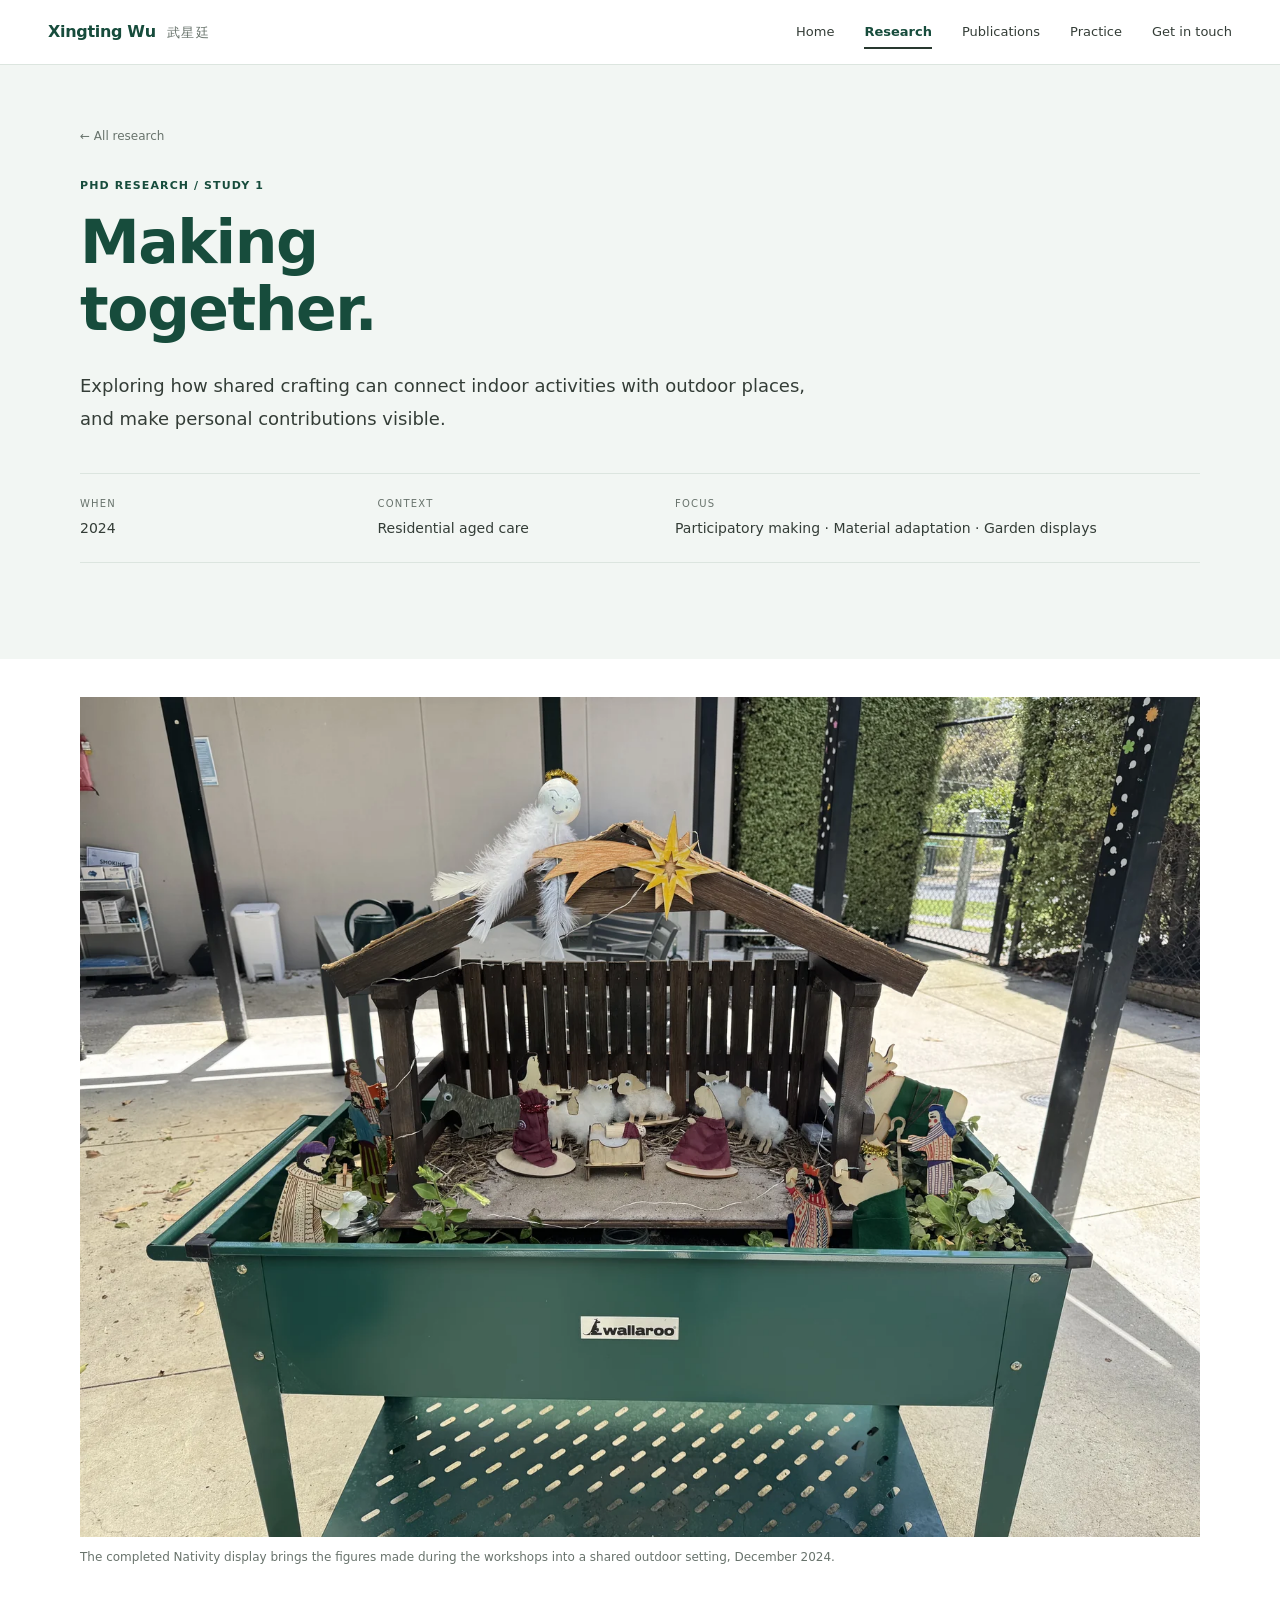
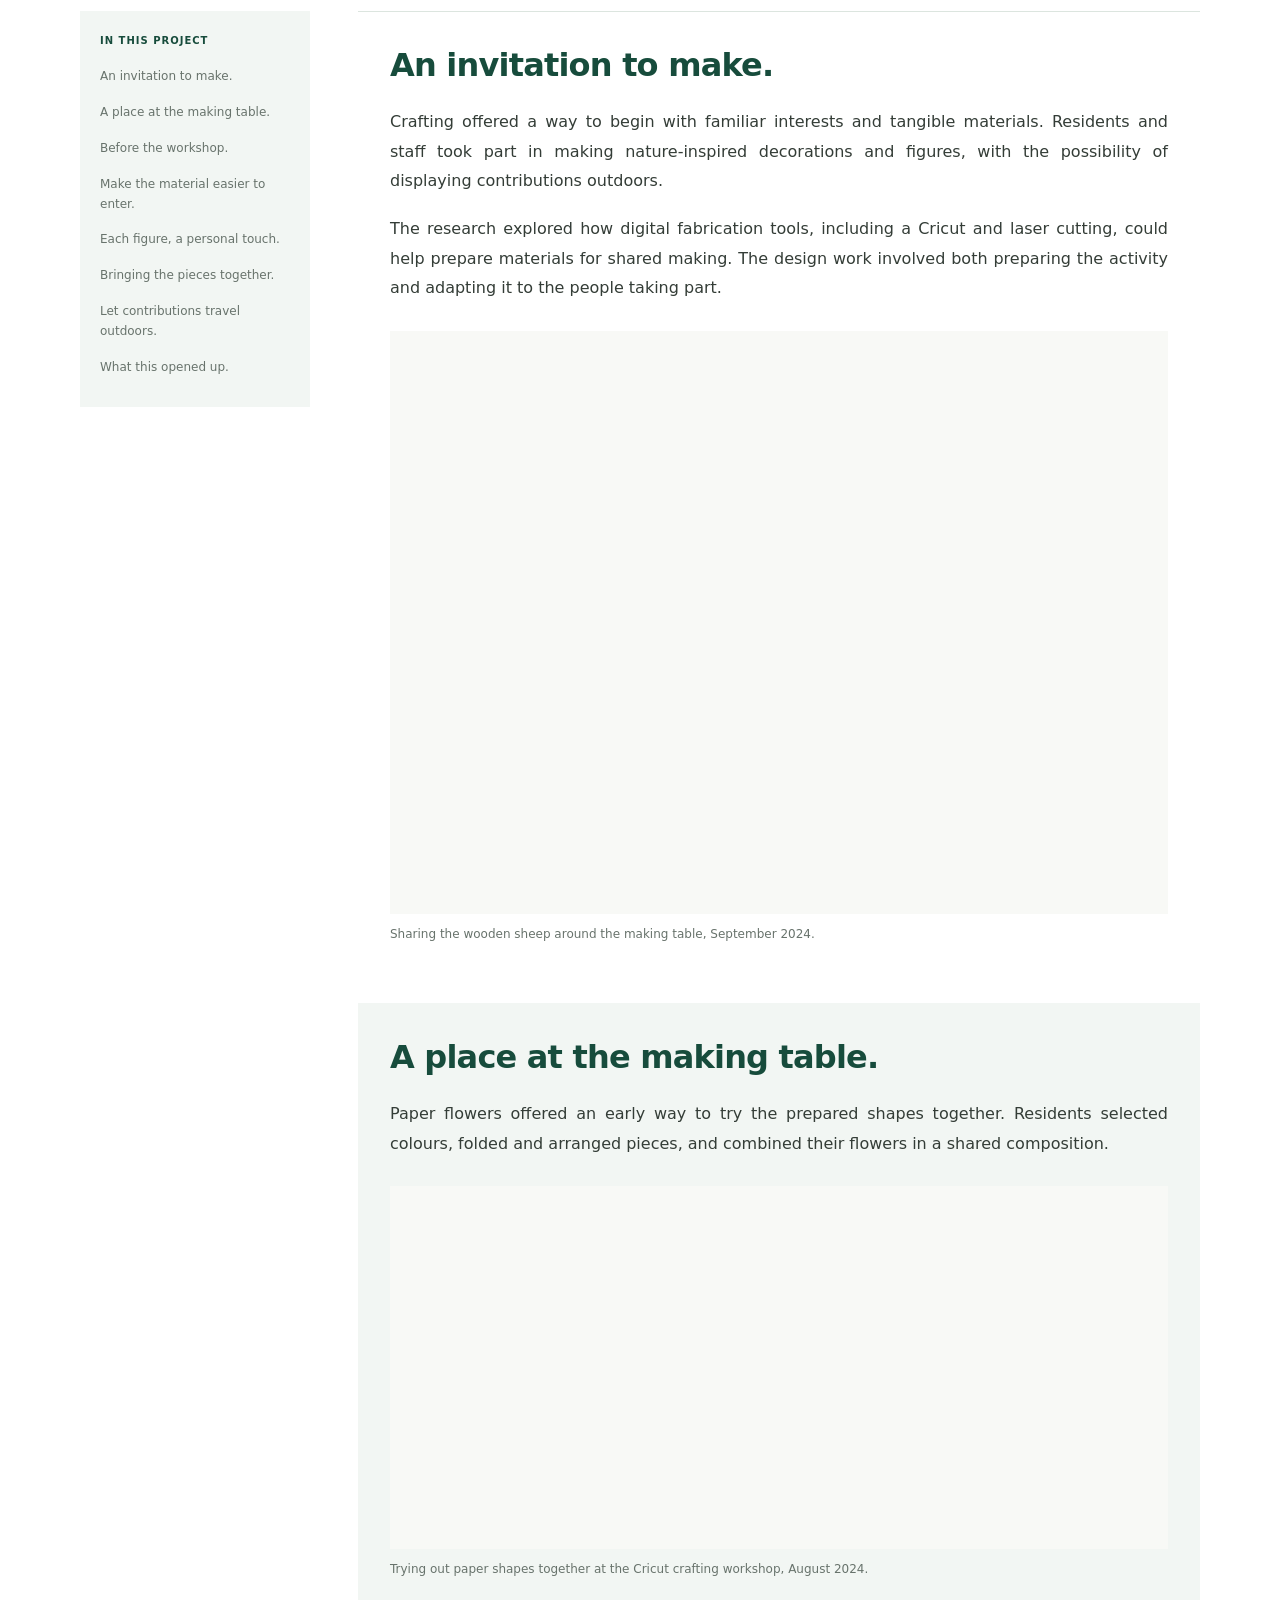
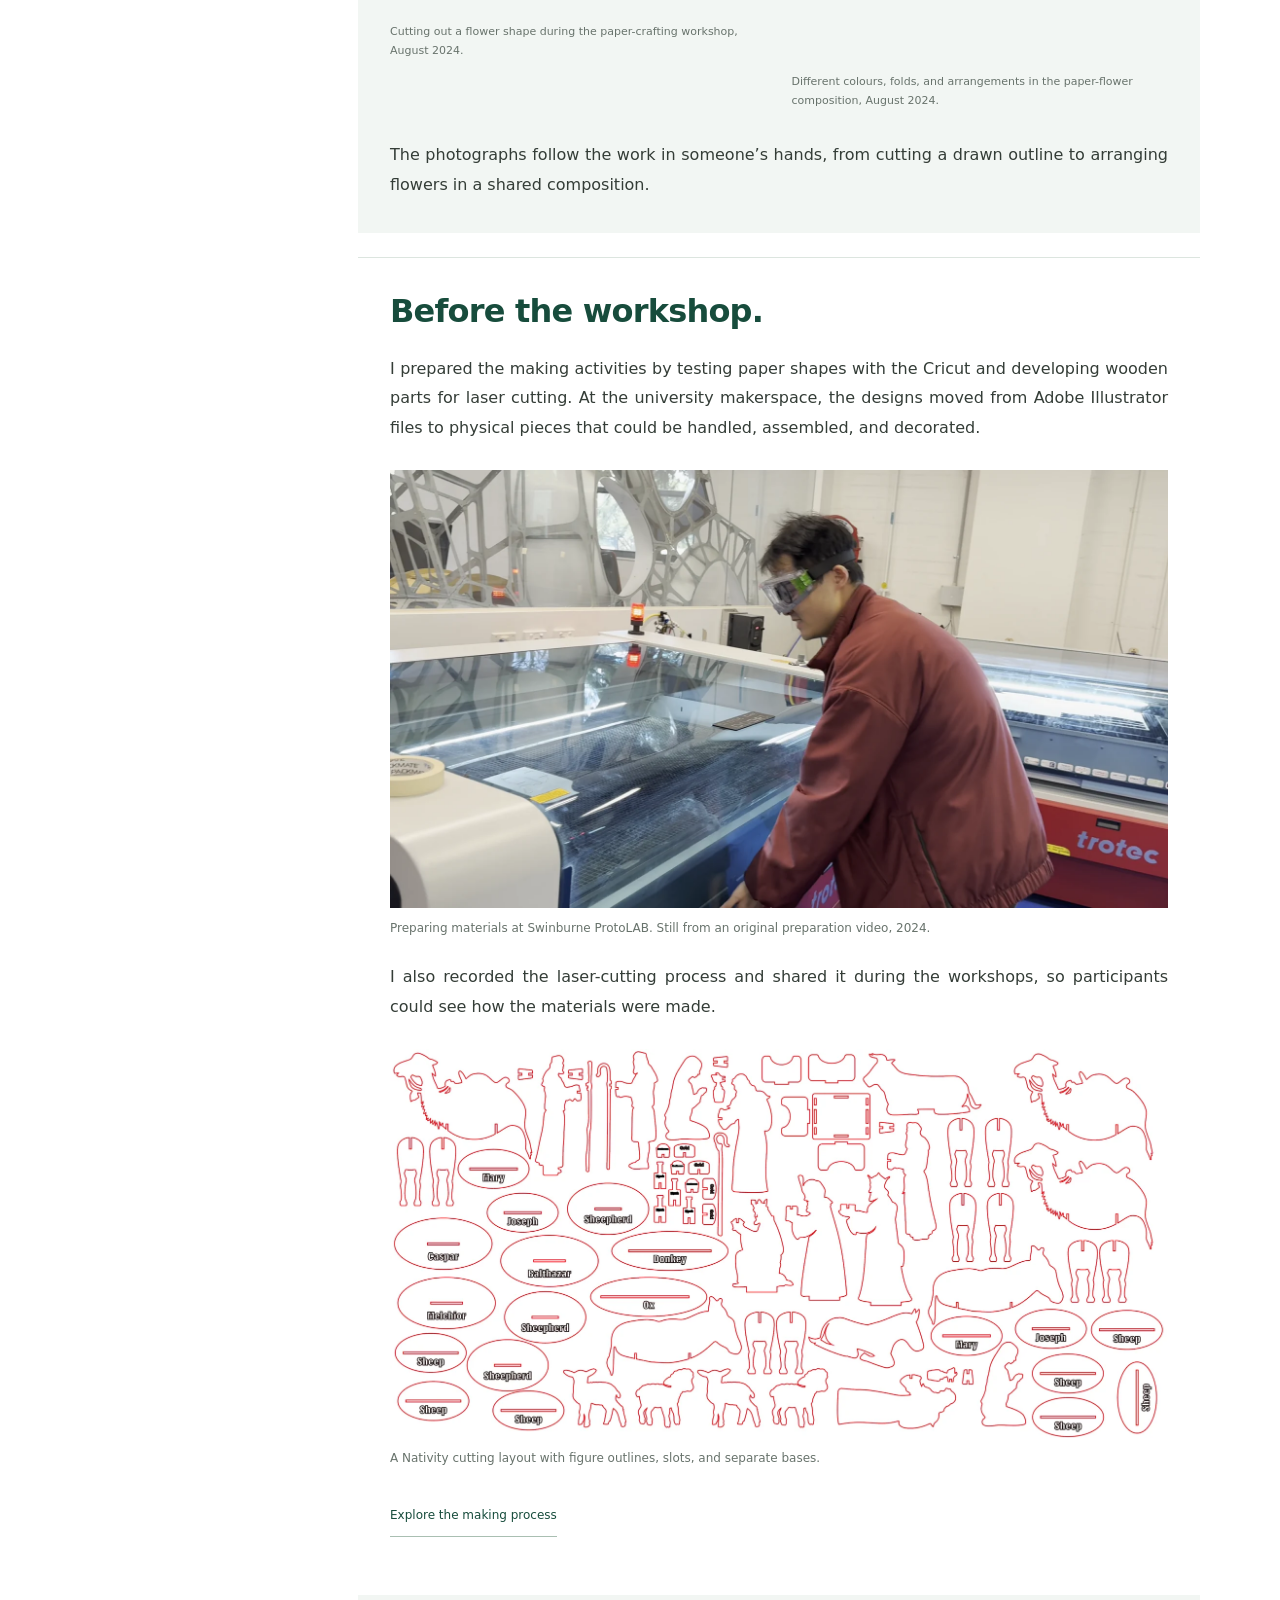
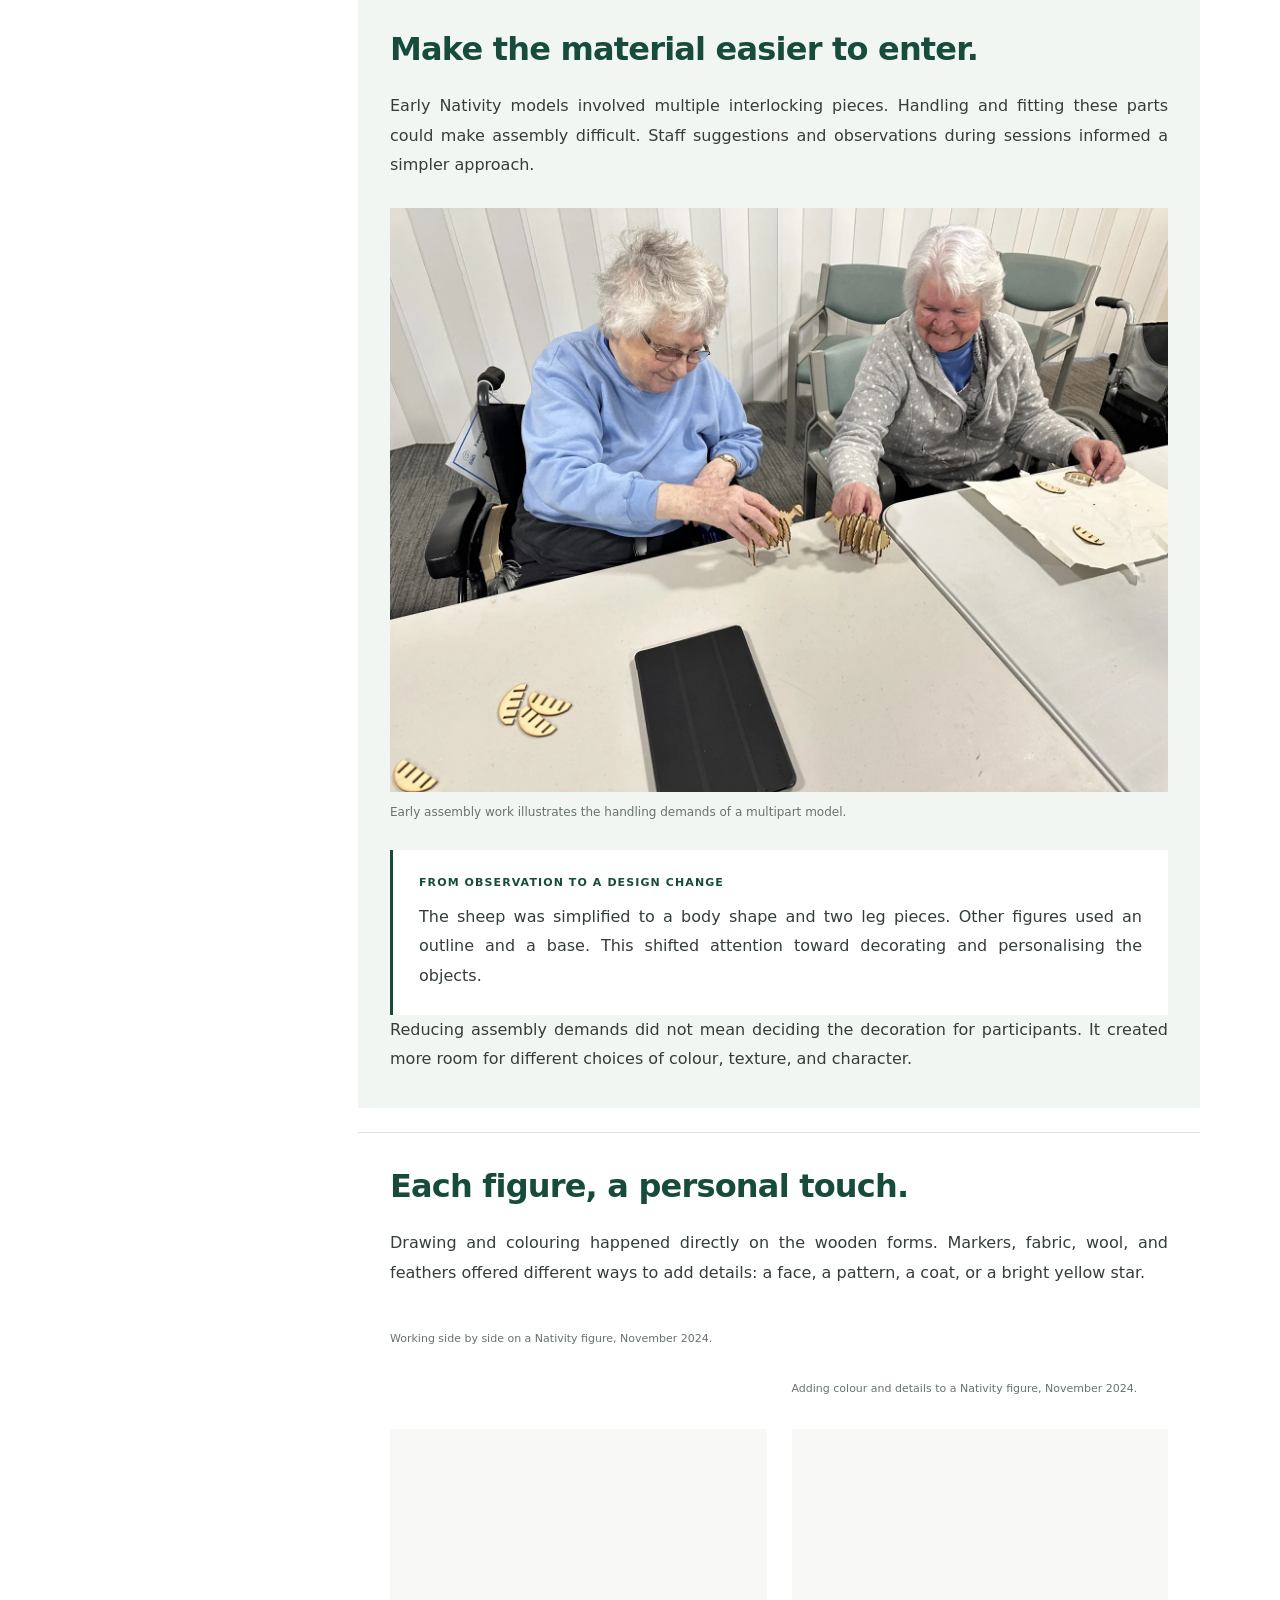
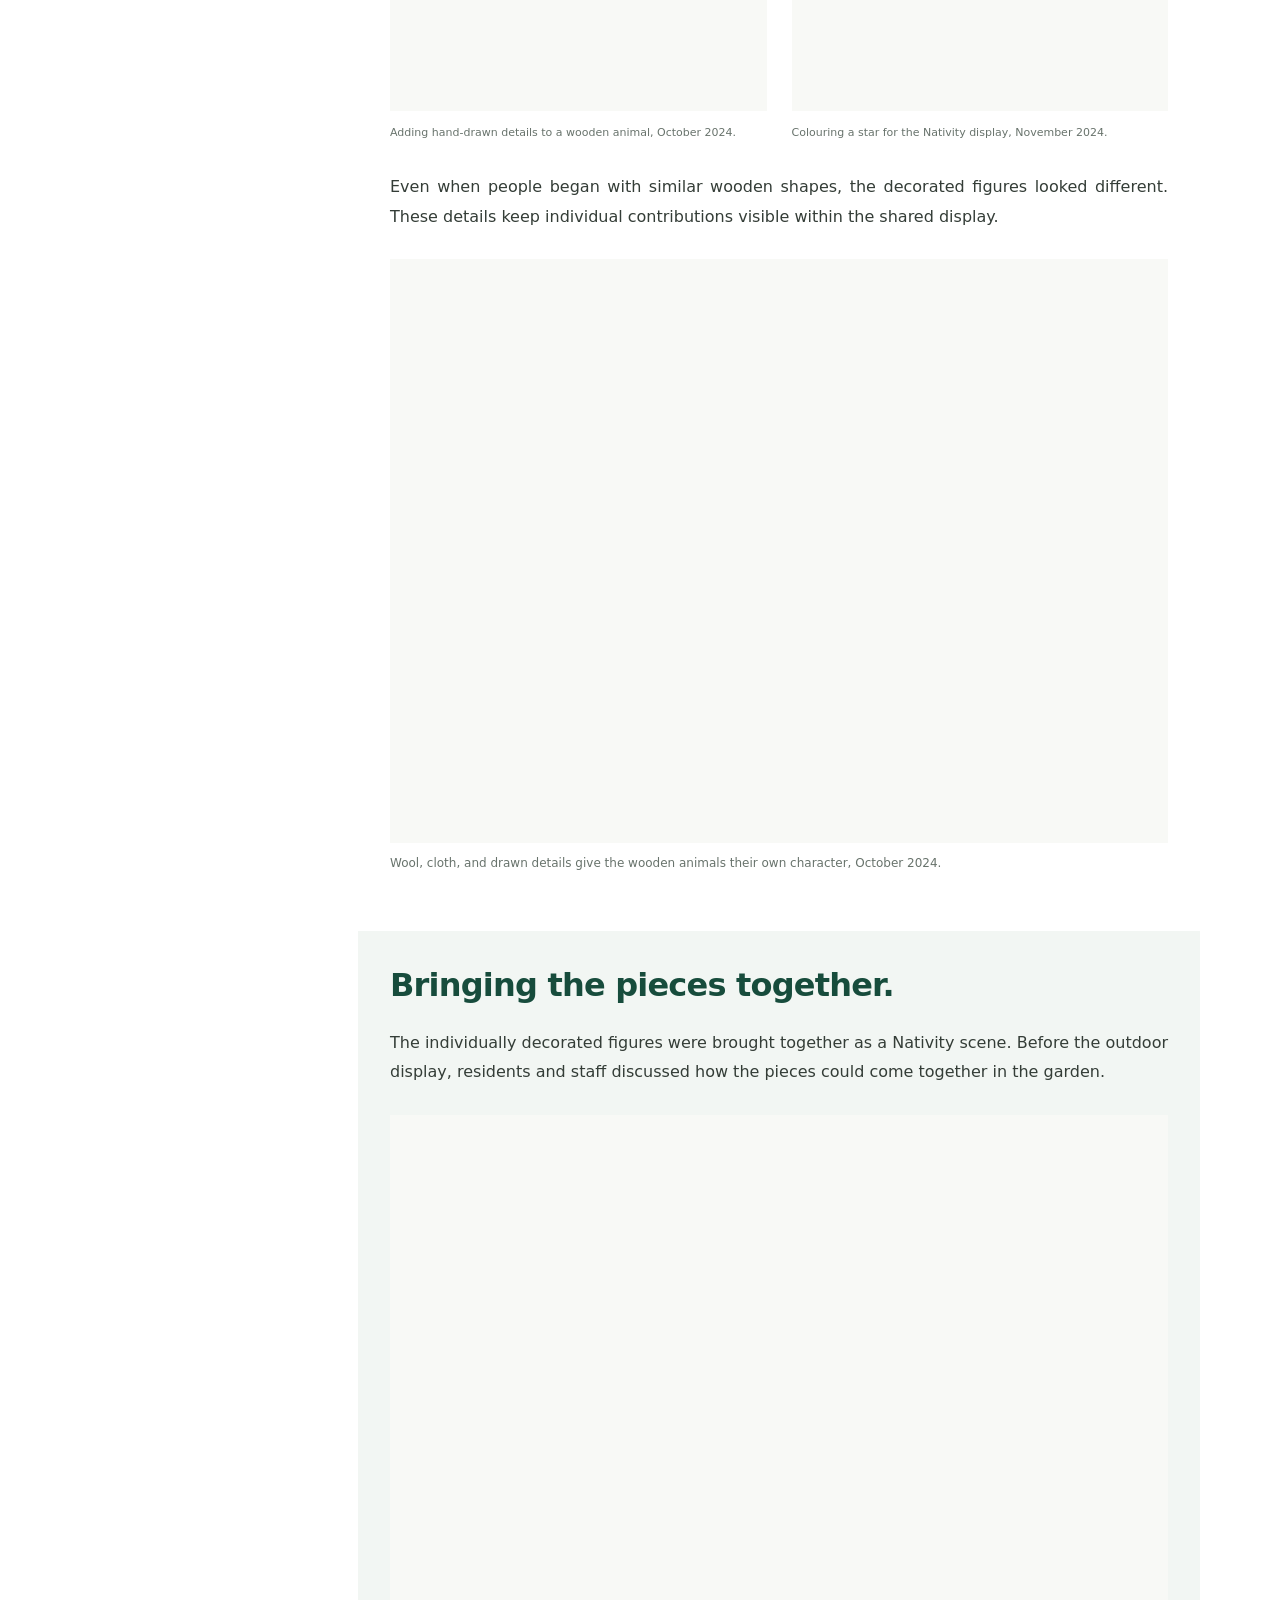
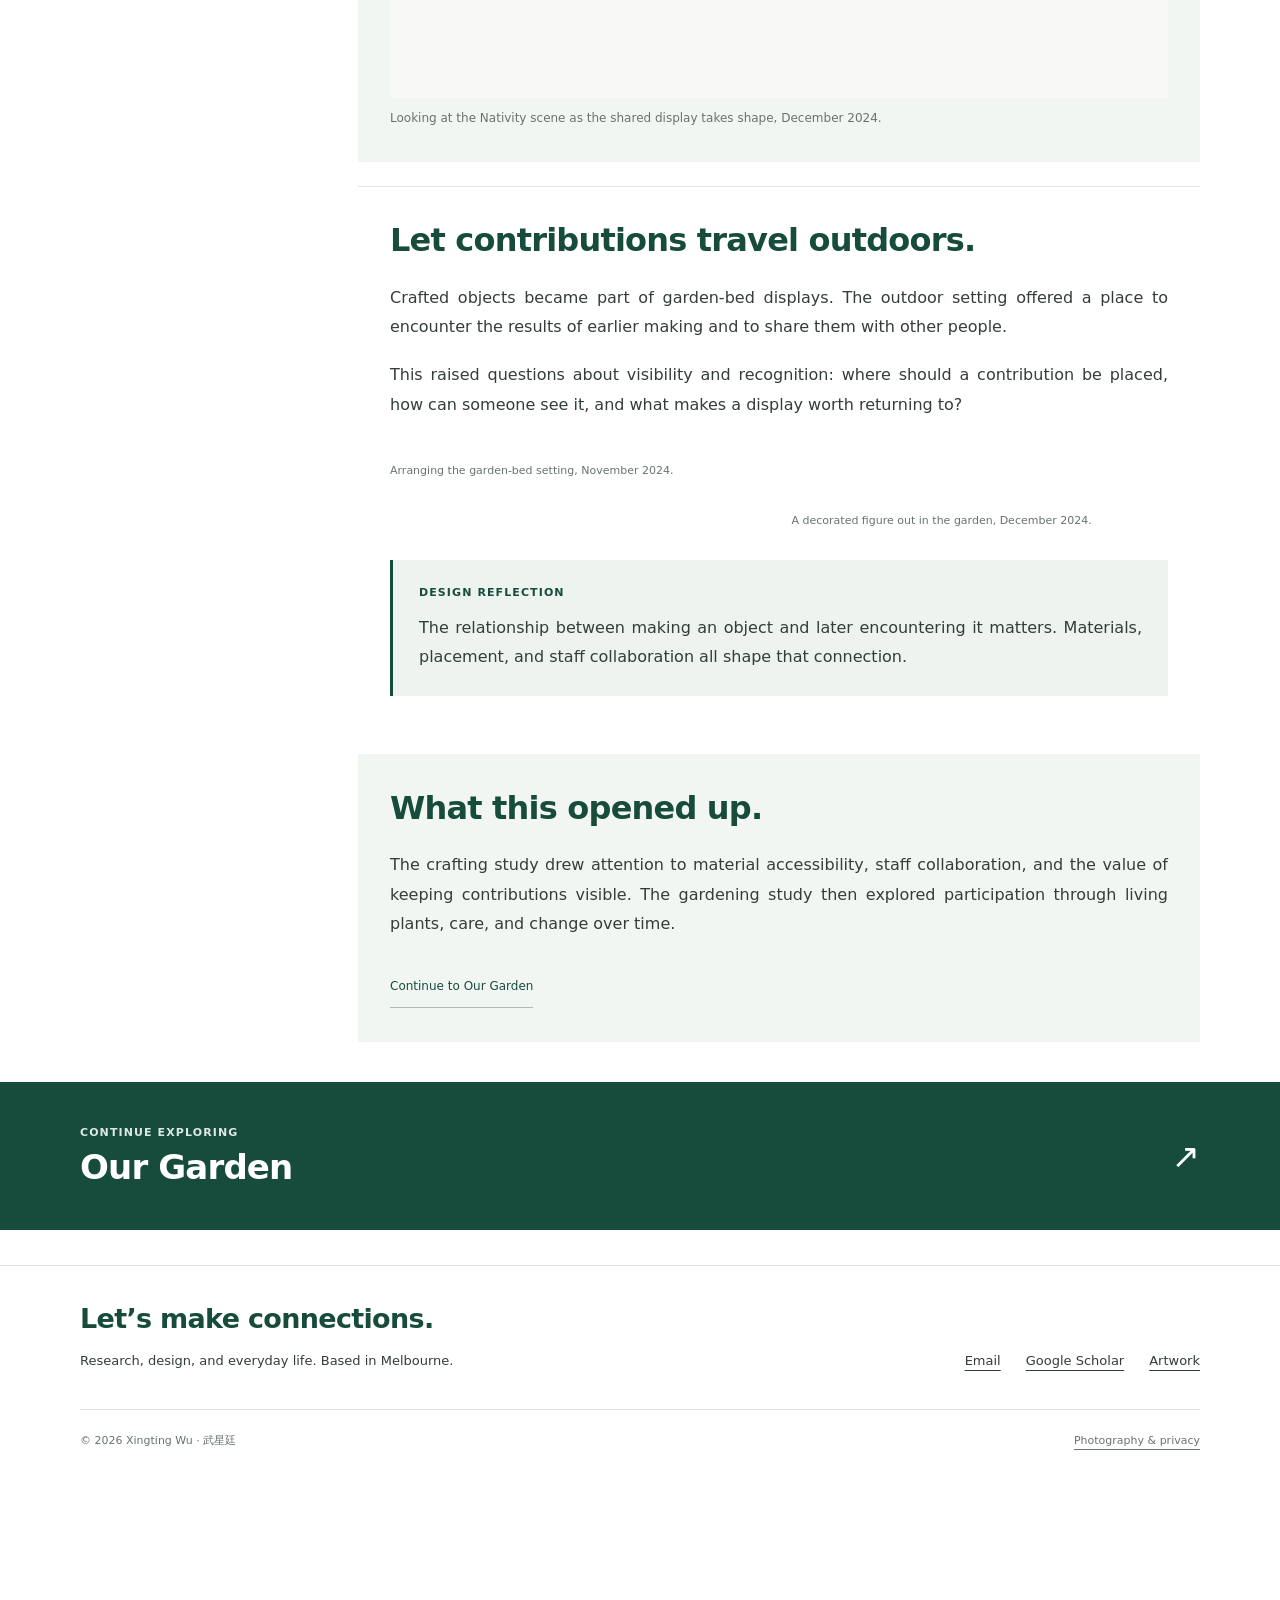
<file: crafting.html>
<!doctype html>
<html lang="en"><head><meta charset="utf-8"><meta name="viewport" content="width=device-width, initial-scale=1">
<title>Xingting Wu</title><meta name="description" content="Exploring how shared crafting can connect indoor activities with outdoor places, and make personal contributions visible.">
<meta name="theme-color" content="#ffffff"><link rel="canonical" href="https://www.xingtingwu.com/crafting.html">
<meta property="og:type" content="website"><meta property="og:title" content="Making together. · Xingting Wu"><meta property="og:description" content="Exploring how shared crafting can connect indoor activities with outdoor places, and make personal contributions visible."><meta property="og:url" content="https://www.xingtingwu.com/crafting.html"><meta property="og:image" content="https://www.xingtingwu.com/assets/images/garden-map.webp">
<link rel="icon" href="favicon.ico" sizes="16x16 32x32 48x48 64x64 128x128"><link rel="icon" href="favicon.png" type="image/png" sizes="128x128"><link rel="stylesheet" href="assets/site.css"><link rel="stylesheet" href="assets/minimal.css?v=0a9ab9b288fd"><script defer src="assets/site.js?v=ad79374cad97"></script><script defer src="assets/motion.js"></script>
<noscript><style>@media(max-width:760px){.site-header{position:static}.header-inner{height:auto;display:block;padding-block:20px}.nav{display:flex;position:static;padding:15px 0 0;flex-direction:row;flex-wrap:wrap;border:0;gap:15px}.nav .contact-link{margin:0}}</style></noscript>
</head><body class="page-crafting"><a class="skip" href="#main">Skip to content</a>
<header class="site-header"><div class="wrap header-inner"><a class="brand" href="index.html" aria-label="Xingting Wu, home"><span>Xingting Wu <span class="chinese" lang="zh">武星廷</span></span></a>
<button class="menu-toggle" aria-expanded="false" aria-controls="main-nav" hidden>Menu <span aria-hidden="true">☰</span></button><nav class="nav" id="main-nav" aria-label="Main navigation"><a href="index.html">Home</a><a href="research.html" aria-current="page">Research</a><a href="publications.html">Publications</a><a href="practice.html">Practice</a><a class="contact-link" href="contact.html">Get in touch</a></nav></div></header>
<main id="main"><div class="page-shell"><div class="page-head"><a class="bread" href="research.html">← All research</a><span class="eyebrow">PhD research / Study 1</span><h1>Making<br><em>together.</em></h1><p class="lead">Exploring how shared crafting can connect indoor activities with outdoor places, and make personal contributions visible.</p><dl class="project-meta"><div><dt>When</dt><dd>2024</dd></div><div><dt>Context</dt><dd>Residential aged care</dd></div><div><dt>Focus</dt><dd>Participatory making · Material adaptation · Garden displays</dd></div></dl></div><figure class="project-cover"><a class="zoom-link" href="assets/images/nativity-finished.webp" data-image data-caption="The completed Nativity display brings the figures made during the workshops into a shared outdoor setting, December 2024." aria-label="Enlarge image: A completed outdoor Nativity display with hand-decorated figures and plants"><img src="assets/images/nativity-finished.webp" alt="A completed outdoor Nativity display with hand-decorated figures and plants" width="1600" height="1200" class="" loading="eager" fetchpriority="high" decoding="async"></a><figcaption class="caption">The completed Nativity display brings the figures made during the workshops into a shared outdoor setting, December 2024.</figcaption></figure><div class="article-layout"><aside class="toc" aria-label="On this page"><span class="eyebrow">In this project</span><a href="#invitation">An invitation to make.</a><a href="#around-the-table">A place at the making table.</a><a href="#preparation">Before the workshop.</a><a href="#iteration">Make the material easier to enter.</a><a href="#drawing">Each figure, a personal touch.</a><a href="#planning-the-display">Bringing the pieces together.</a><a href="#outdoors">Let contributions travel outdoors.</a><a href="#next">What this opened up.</a></aside><div class="prose"><section id="invitation"><h2>An invitation to make.</h2><p>Crafting offered a way to begin with familiar interests and tangible materials. Residents and staff took part in making nature-inspired decorations and figures, with the possibility of displaying contributions outdoors.</p><p>The research explored how digital fabrication tools, including a Cricut and laser cutting, could help prepare materials for shared making. The design work involved both preparing the activity and adapting it to the people taking part.</p><figure class=""><a class="zoom-link" href="assets/images/selected-nativity-graded.webp" data-image data-caption="Sharing the wooden sheep around the making table, September 2024." aria-label="Enlarge image: Xingting Wu with residents and a staff member around a table of wooden sheep"><img src="assets/images/selected-nativity-graded.webp" srcset="assets/images/selected-nativity-graded-small.webp 800w, assets/images/selected-nativity-graded.webp 1600w" sizes="(max-width: 760px) calc(100vw - 40px), (max-width: 1050px) 65vw, 850px" alt="Xingting Wu with residents and a staff member around a table of wooden sheep" width="1600" height="1200" class="" loading="lazy" decoding="async"></a><figcaption class="caption">Sharing the wooden sheep around the making table, September 2024.</figcaption></figure></section><section id="around-the-table"><h2>A place at the making table.</h2><p>Paper flowers offered an early way to try the prepared shapes together. Residents selected colours, folded and arranged pieces, and combined their flowers in a shared composition.</p><figure class=""><a class="zoom-link" href="assets/images/craft-workshop-table.webp" data-image data-caption="Trying out paper shapes together at the Cricut crafting workshop, August 2024." aria-label="Enlarge image: A shared Cricut crafting workshop with residents seated around a table of paper materials"><img src="assets/images/craft-workshop-table.webp" srcset="assets/images/craft-workshop-table-small.webp 800w, assets/images/craft-workshop-table.webp 1600w" sizes="(max-width: 760px) calc(100vw - 40px), (max-width: 1050px) 65vw, 850px" alt="A shared Cricut crafting workshop with residents seated around a table of paper materials" width="1600" height="747" class="" loading="lazy" decoding="async"></a><figcaption class="caption">Trying out paper shapes together at the Cricut crafting workshop, August 2024.</figcaption></figure><div class="photo-sequence uneven"><figure class=""><a class="zoom-link" href="assets/images/craft-cutting-paper.webp" data-image data-caption="Cutting out a flower shape during the paper-crafting workshop, August 2024." aria-label="Enlarge image: A resident cutting along the drawn outline of a paper flower"><img src="assets/images/craft-cutting-paper.webp" srcset="assets/images/craft-cutting-paper-small.webp 600w, assets/images/craft-cutting-paper.webp 1200w" sizes="(max-width: 760px) calc(100vw - 40px), (max-width: 1050px) 65vw, 850px" alt="A resident cutting along the drawn outline of a paper flower" width="1200" height="1600" class="" loading="lazy" decoding="async"></a><figcaption class="caption">Cutting out a flower shape during the paper-crafting workshop, August 2024.</figcaption></figure><figure class=""><a class="zoom-link" href="assets/images/craft-paper-detail.webp" data-image data-caption="Different colours, folds, and arrangements in the paper-flower composition, August 2024." aria-label="Enlarge image: Hands arranging colourful paper flowers on a shared board"><img src="assets/images/craft-paper-detail.webp" srcset="assets/images/craft-paper-detail-small.webp 600w, assets/images/craft-paper-detail.webp 1200w" sizes="(max-width: 760px) calc(100vw - 40px), (max-width: 1050px) 65vw, 850px" alt="Hands arranging colourful paper flowers on a shared board" width="1200" height="1600" class="" loading="lazy" decoding="async"></a><figcaption class="caption">Different colours, folds, and arrangements in the paper-flower composition, August 2024.</figcaption></figure></div><p>The photographs follow the work in someone’s hands, from cutting a drawn outline to arranging flowers in a shared composition.</p></section><section id="preparation"><h2>Before the workshop.</h2><p>I prepared the making activities by testing paper shapes with the Cricut and developing wooden parts for laser cutting. At the university makerspace, the designs moved from Adobe Illustrator files to physical pieces that could be handled, assembled, and decorated.</p><figure class="photo-wide"><a class="zoom-link" href="assets/images/protolab-making.webp" data-image data-caption="Preparing materials at Swinburne ProtoLAB. Still from an original preparation video, 2024." aria-label="Enlarge image: Xingting Wu working at a laser cutter in Swinburne ProtoLAB"><img src="assets/images/protolab-making.webp" alt="Xingting Wu working at a laser cutter in Swinburne ProtoLAB" width="1600" height="900" class="" loading="lazy" decoding="async"></a><figcaption class="caption">Preparing materials at Swinburne ProtoLAB. Still from an original preparation video, 2024.</figcaption></figure><p>I also recorded the laser-cutting process and shared it during the workshops, so participants could see how the materials were made.</p><figure class=""><a class="zoom-link" href="assets/images/nativity-cut-layout.webp" data-image data-caption="A Nativity cutting layout with figure outlines, slots, and separate bases." aria-label="Enlarge image: Cutting layout showing Nativity figures, animals, slots and bases"><img src="assets/images/nativity-cut-layout.webp" alt="Cutting layout showing Nativity figures, animals, slots and bases" width="1600" height="799" class="" loading="lazy" decoding="async"></a><figcaption class="caption">A Nativity cutting layout with figure outlines, slots, and separate bases.</figcaption></figure><div class="actions"><a class="text-link" href="practice.html#making-process">Explore the making process</a></div></section><section id="iteration"><h2>Make the material easier to enter.</h2><p>Early Nativity models involved multiple interlocking pieces. Handling and fitting these parts could make assembly difficult. Staff suggestions and observations during sessions informed a simpler approach.</p><figure class=""><a class="zoom-link" href="assets/images/craft-materials.webp" data-image data-caption="Early assembly work illustrates the handling demands of a multipart model." aria-label="Enlarge image: Participants assembling wooden sheep models at a table"><img src="assets/images/craft-materials.webp" alt="Participants assembling wooden sheep models at a table" width="1600" height="1200" class="" loading="lazy" decoding="async"></a><figcaption class="caption">Early assembly work illustrates the handling demands of a multipart model.</figcaption></figure><div class="learning"><span class="eyebrow">From observation to a design change</span><p>The sheep was simplified to a body shape and two leg pieces. Other figures used an outline and a base. This shifted attention toward decorating and personalising the objects.</p></div><p>Reducing assembly demands did not mean deciding the decoration for participants. It created more room for different choices of colour, texture, and character.</p></section><section id="drawing"><h2>Each figure, a personal touch.</h2><p>Drawing and colouring happened directly on the wooden forms. Markers, fabric, wool, and feathers offered different ways to add details: a face, a pattern, a coat, or a bright yellow star.</p><div class="photo-sequence uneven"><figure class=""><a class="zoom-link" href="assets/images/craft-making-side-by-side.webp" data-image data-caption="Working side by side on a Nativity figure, November 2024." aria-label="Enlarge image: Xingting Wu working beside a resident as she decorates a wooden Nativity figure"><img src="assets/images/craft-making-side-by-side.webp" srcset="assets/images/craft-making-side-by-side-small.webp 600w, assets/images/craft-making-side-by-side.webp 1200w" sizes="(max-width: 760px) calc(100vw - 40px), (max-width: 1050px) 65vw, 850px" alt="Xingting Wu working beside a resident as she decorates a wooden Nativity figure" width="1200" height="1600" class="" loading="lazy" decoding="async"></a><figcaption class="caption">Working side by side on a Nativity figure, November 2024.</figcaption></figure><figure class=""><a class="zoom-link" href="assets/images/craft-decorating-figure.webp" data-image data-caption="Adding colour and details to a Nativity figure, November 2024." aria-label="Enlarge image: A resident adding colour to a wooden Nativity figure at a table of craft materials"><img src="assets/images/craft-decorating-figure.webp" srcset="assets/images/craft-decorating-figure-small.webp 800w, assets/images/craft-decorating-figure.webp 1600w" sizes="(max-width: 760px) calc(100vw - 40px), (max-width: 1050px) 65vw, 850px" alt="A resident adding colour to a wooden Nativity figure at a table of craft materials" width="1600" height="1200" class="" loading="lazy" decoding="async"></a><figcaption class="caption">Adding colour and details to a Nativity figure, November 2024.</figcaption></figure></div><div class="photo-sequence pair"><figure class=""><a class="zoom-link" href="assets/images/craft-drawing-detail.webp" data-image data-caption="Adding hand-drawn details to a wooden animal, October 2024." aria-label="Enlarge image: A resident drawing green details on a wooden animal with a marker"><img src="assets/images/craft-drawing-detail.webp" srcset="assets/images/craft-drawing-detail-small.webp 800w, assets/images/craft-drawing-detail.webp 1600w" sizes="(max-width: 760px) calc(100vw - 40px), (max-width: 1050px) 65vw, 850px" alt="A resident drawing green details on a wooden animal with a marker" width="1600" height="1200" class="" loading="lazy" decoding="async"></a><figcaption class="caption">Adding hand-drawn details to a wooden animal, October 2024.</figcaption></figure><figure class=""><a class="zoom-link" href="assets/images/craft-colouring.webp" data-image data-caption="Colouring a star for the Nativity display, November 2024." aria-label="Enlarge image: A resident colouring a wooden star yellow with a marker"><img src="assets/images/craft-colouring.webp" srcset="assets/images/craft-colouring-small.webp 800w, assets/images/craft-colouring.webp 1600w" sizes="(max-width: 760px) calc(100vw - 40px), (max-width: 1050px) 65vw, 850px" alt="A resident colouring a wooden star yellow with a marker" width="1600" height="1200" class="" loading="lazy" decoding="async"></a><figcaption class="caption">Colouring a star for the Nativity display, November 2024.</figcaption></figure></div><p>Even when people began with similar wooden shapes, the decorated figures looked different. These details keep individual contributions visible within the shared display.</p><figure class=""><a class="zoom-link" href="assets/images/craft-own-design.webp" data-image data-caption="Wool, cloth, and drawn details give the wooden animals their own character, October 2024." aria-label="Enlarge image: Two residents seated with their differently decorated wooden animals"><img src="assets/images/craft-own-design.webp" srcset="assets/images/craft-own-design-small.webp 800w, assets/images/craft-own-design.webp 1600w" sizes="(max-width: 760px) calc(100vw - 40px), (max-width: 1050px) 65vw, 850px" alt="Two residents seated with their differently decorated wooden animals" width="1600" height="1200" class="" loading="lazy" decoding="async"></a><figcaption class="caption">Wool, cloth, and drawn details give the wooden animals their own character, October 2024.</figcaption></figure></section><section id="planning-the-display"><h2>Bringing the pieces together.</h2><p>The individually decorated figures were brought together as a Nativity scene. Before the outdoor display, residents and staff discussed how the pieces could come together in the garden.</p><figure class=""><a class="zoom-link" href="assets/images/craft-display-together.webp" data-image data-caption="Looking at the Nativity scene as the shared display takes shape, December 2024." aria-label="Enlarge image: A resident standing beside the assembled Nativity scene and hand-decorated wooden figures"><img src="assets/images/craft-display-together.webp" srcset="assets/images/craft-display-together-small.webp 800w, assets/images/craft-display-together.webp 1600w" sizes="(max-width: 760px) calc(100vw - 40px), (max-width: 1050px) 65vw, 850px" alt="A resident standing beside the assembled Nativity scene and hand-decorated wooden figures" width="1600" height="1200" class="" loading="lazy" decoding="async"></a><figcaption class="caption">Looking at the Nativity scene as the shared display takes shape, December 2024.</figcaption></figure></section><section id="outdoors"><h2>Let contributions travel outdoors.</h2><p>Crafted objects became part of garden-bed displays. The outdoor setting offered a place to encounter the results of earlier making and to share them with other people.</p><p>This raised questions about visibility and recognition: where should a contribution be placed, how can someone see it, and what makes a display worth returning to?</p><div class="photo-sequence uneven"><figure class=""><a class="zoom-link" href="assets/images/craft-garden-placement.webp" data-image data-caption="Arranging the garden-bed setting, November 2024." aria-label="Enlarge image: A resident leaning over a garden bed to arrange the Nativity setting"><img src="assets/images/craft-garden-placement.webp" srcset="assets/images/craft-garden-placement-small.webp 800w, assets/images/craft-garden-placement.webp 1600w" sizes="(max-width: 760px) calc(100vw - 40px), (max-width: 1050px) 65vw, 850px" alt="A resident leaning over a garden bed to arrange the Nativity setting" width="1600" height="1200" class="" loading="lazy" decoding="async"></a><figcaption class="caption">Arranging the garden-bed setting, November 2024.</figcaption></figure><figure class=""><a class="zoom-link" href="assets/images/craft-garden-encounter.webp" data-image data-caption="A decorated figure out in the garden, December 2024." aria-label="Enlarge image: A resident holding a decorated wooden camel outdoors"><img src="assets/images/craft-garden-encounter.webp" srcset="assets/images/craft-garden-encounter-small.webp 600w, assets/images/craft-garden-encounter.webp 1200w" sizes="(max-width: 760px) calc(100vw - 40px), (max-width: 1050px) 65vw, 850px" alt="A resident holding a decorated wooden camel outdoors" width="1200" height="1600" class="" loading="lazy" decoding="async"></a><figcaption class="caption">A decorated figure out in the garden, December 2024.</figcaption></figure></div><div class="learning"><span class="eyebrow">Design reflection</span><p>The relationship between making an object and later encountering it matters. Materials, placement, and staff collaboration all shape that connection.</p></div></section><section id="next"><h2>What this opened up.</h2><p>The crafting study drew attention to material accessibility, staff collaboration, and the value of keeping contributions visible. The gardening study then explored participation through living plants, care, and change over time.</p><div class="actions"><a class="text-link" href="gardening.html">Continue to Our Garden</a></div></section></div></div><a class="next-project" href="gardening.html"><div><span class="eyebrow">Continue exploring</span><h2>Our Garden</h2></div><span class="arrow" aria-hidden="true">↗</span></a></div></main>
<footer class="site-footer"><div class="wrap"><div class="footer-main"><div><span class="eyebrow">A conversation starts somewhere</span><h2>Let’s make connections.</h2><p>Research, design, and everyday life. Based in Melbourne.</p></div><div class="footer-links"><a href="mailto:xingtingwu@swin.edu.au">Email</a><a href="https://scholar.google.com/citations?user=hHaTofQAAAAJ&hl=en">Google Scholar</a><a href="https://xhslink.com/m/4sUuQcr9thK">Artwork</a></div></div><div class="footer-bottom"><span>© 2026 Xingting Wu · <span lang="zh">武星廷</span></span><a href="privacy.html">Photography &amp; privacy</a></div></div></footer>
<dialog class="lightbox" id="image-dialog" aria-label="Enlarged project photograph"><button type="button" aria-label="Close image">✕</button><img alt=""><p></p></dialog>
</body></html>
</file>
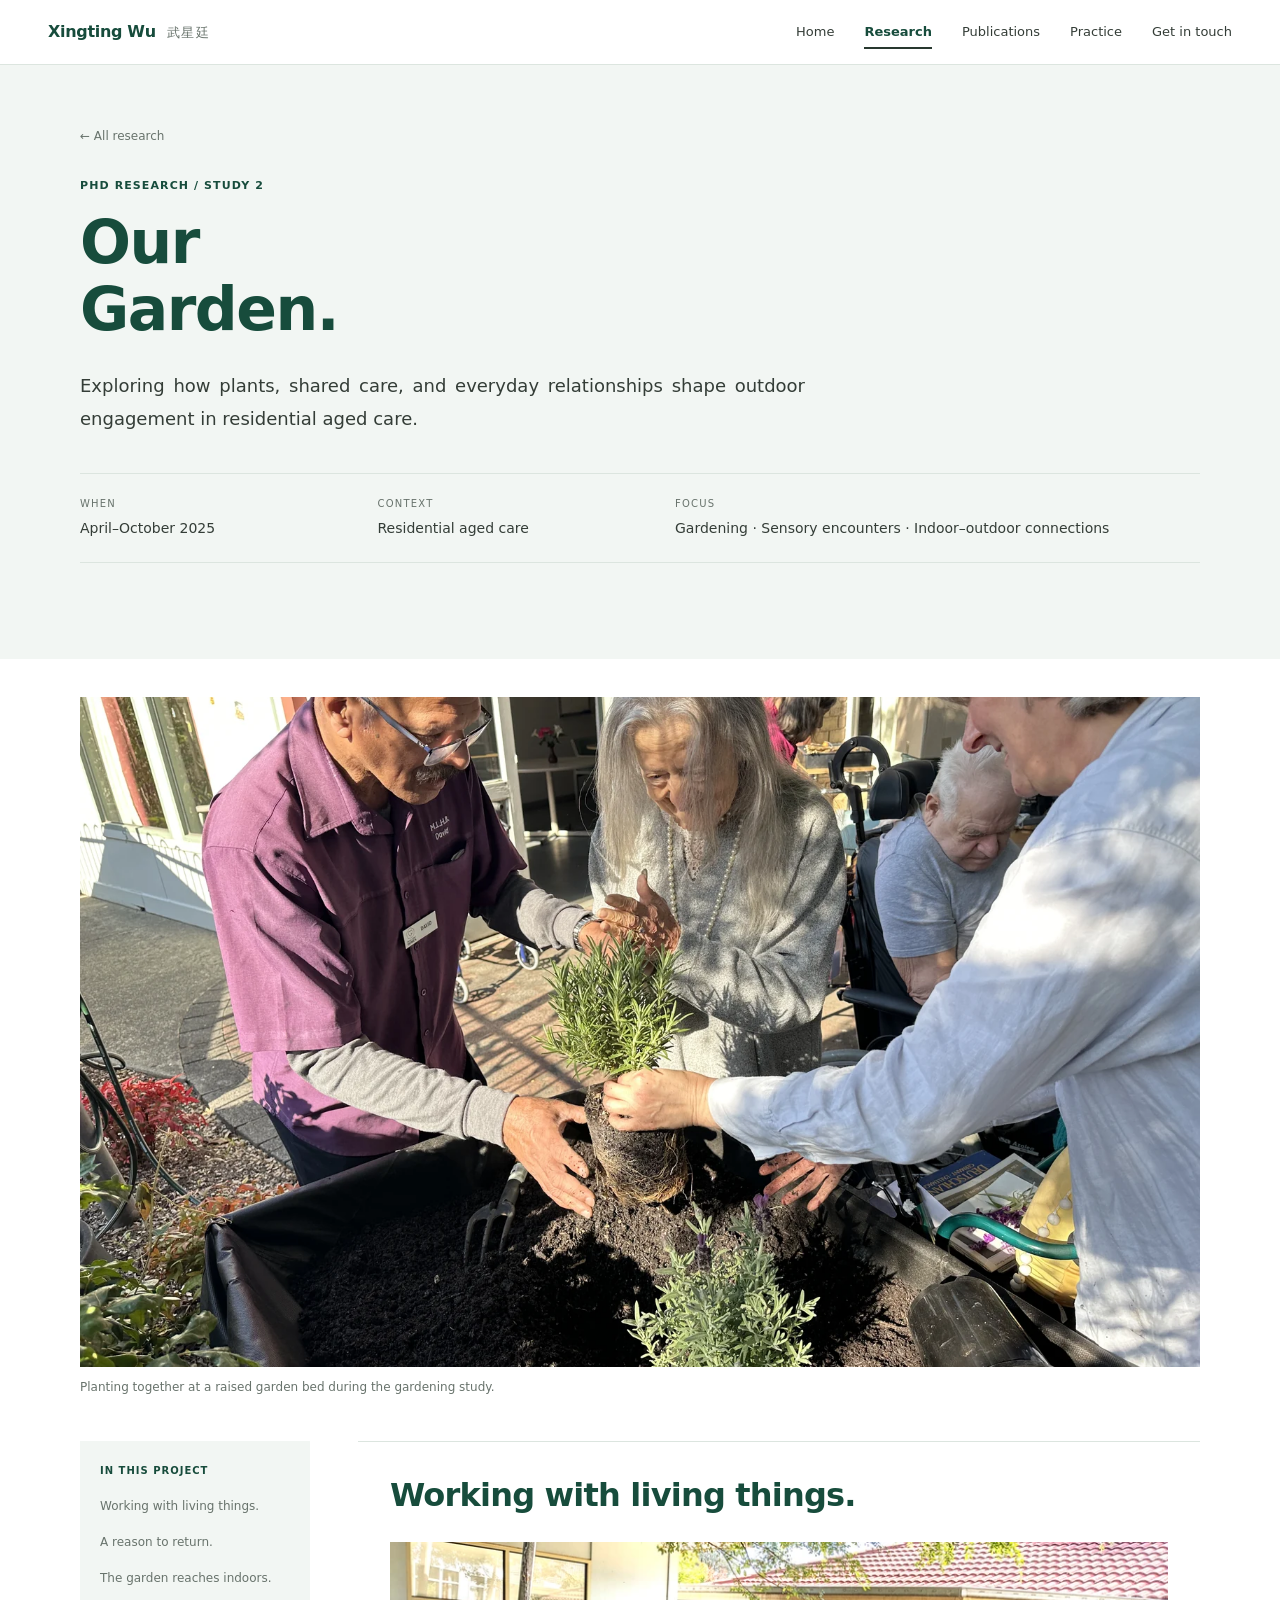
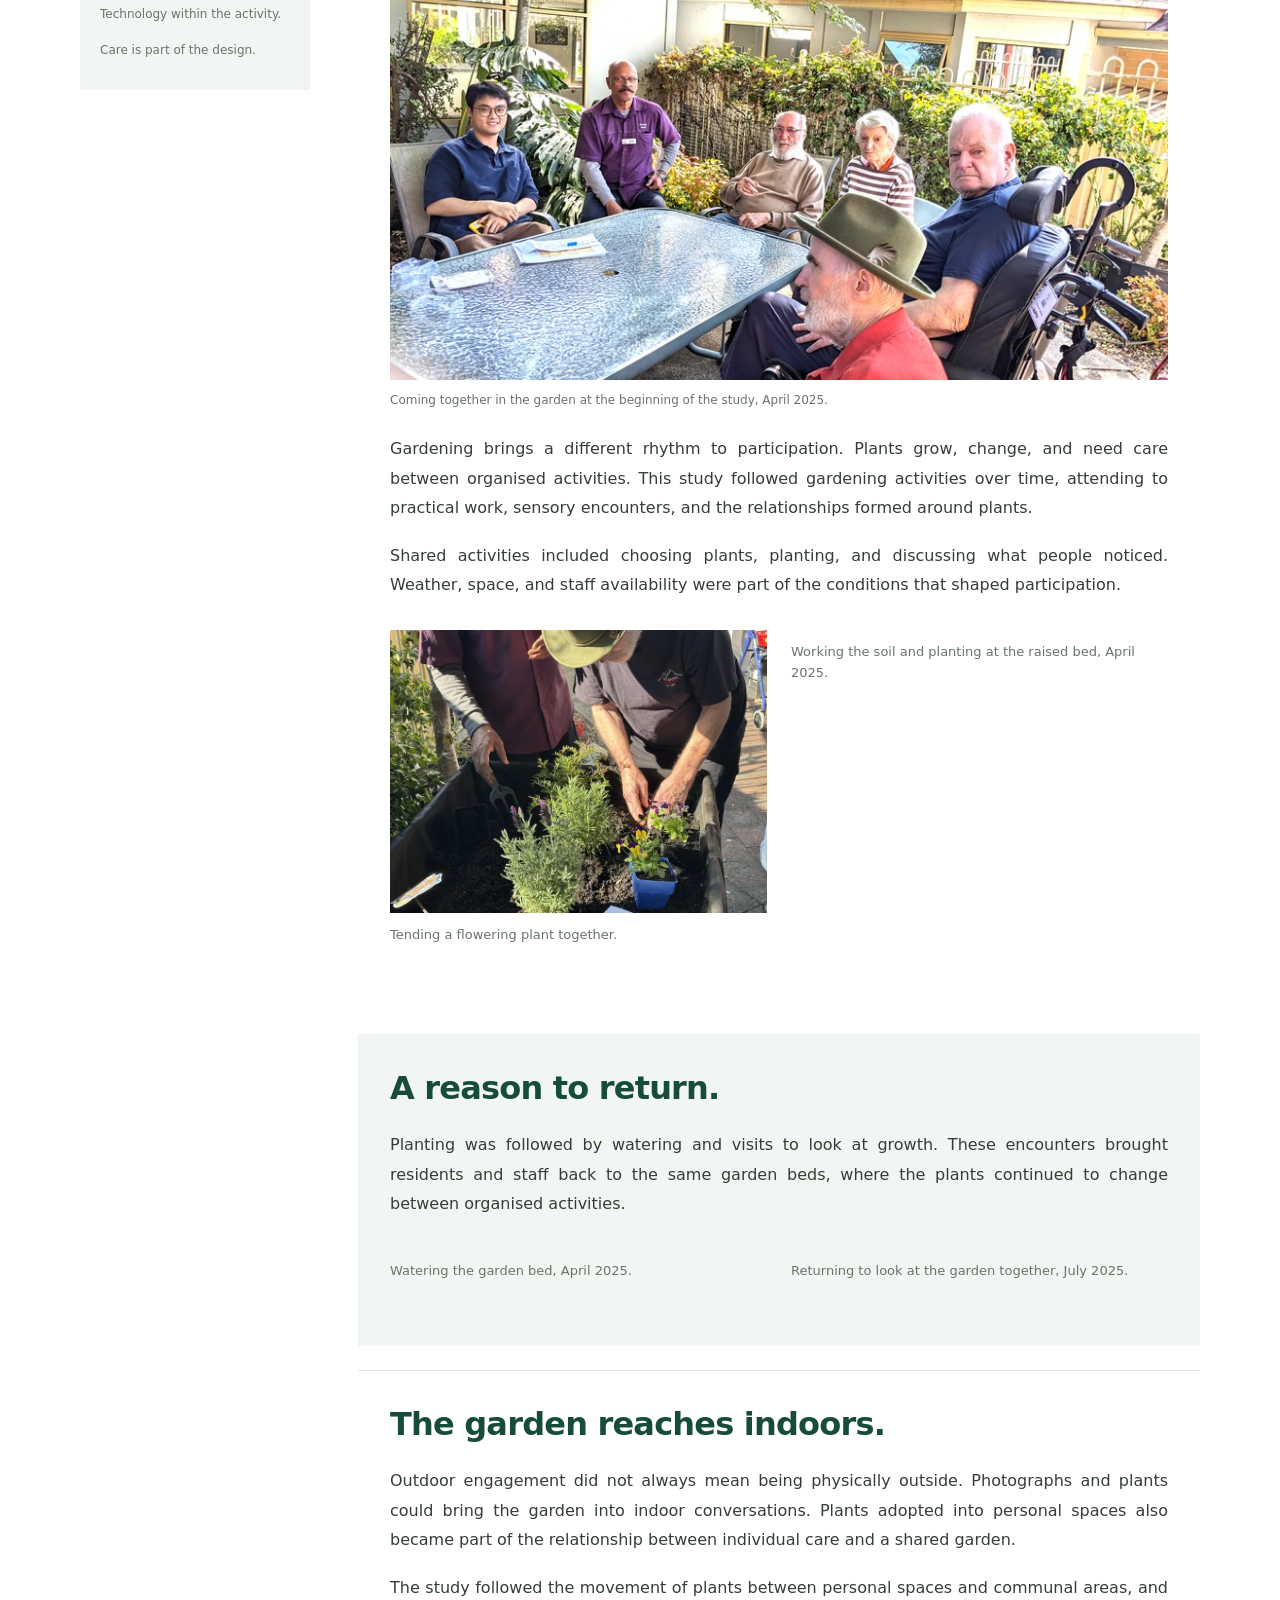
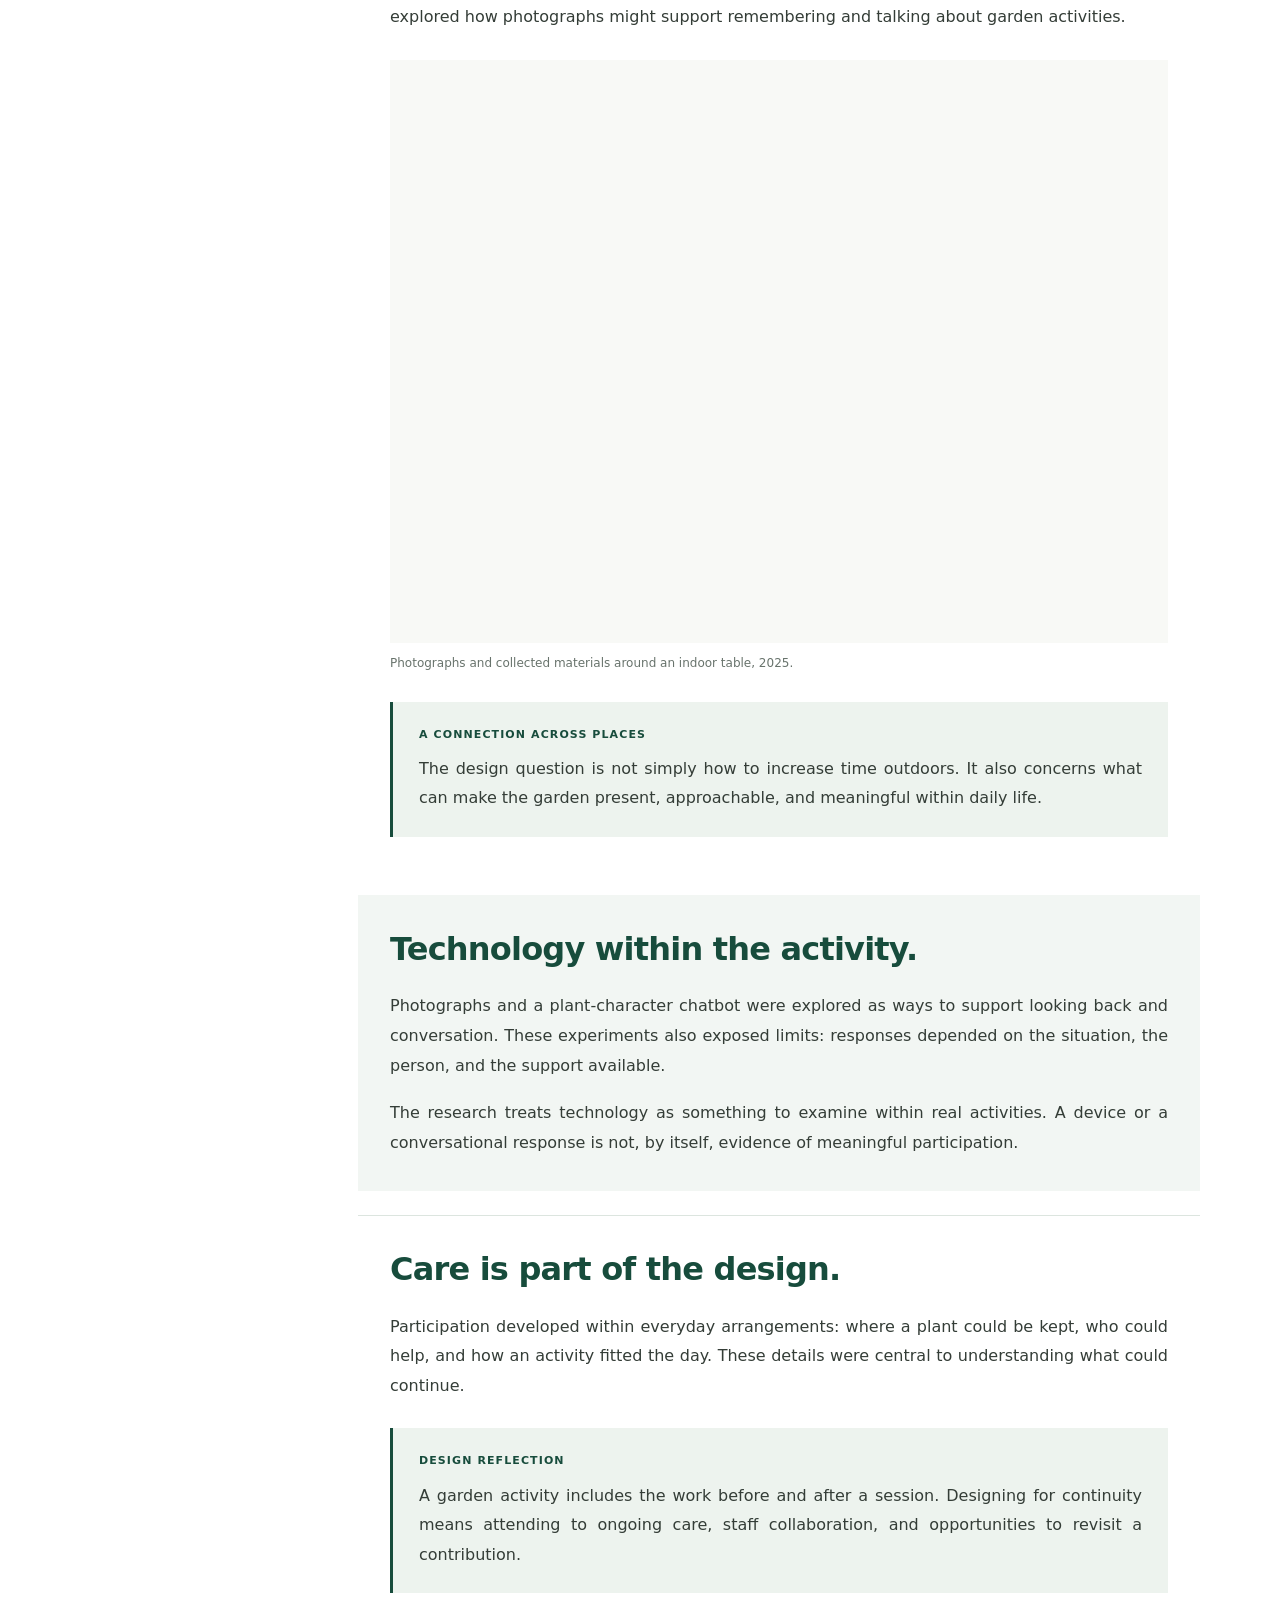
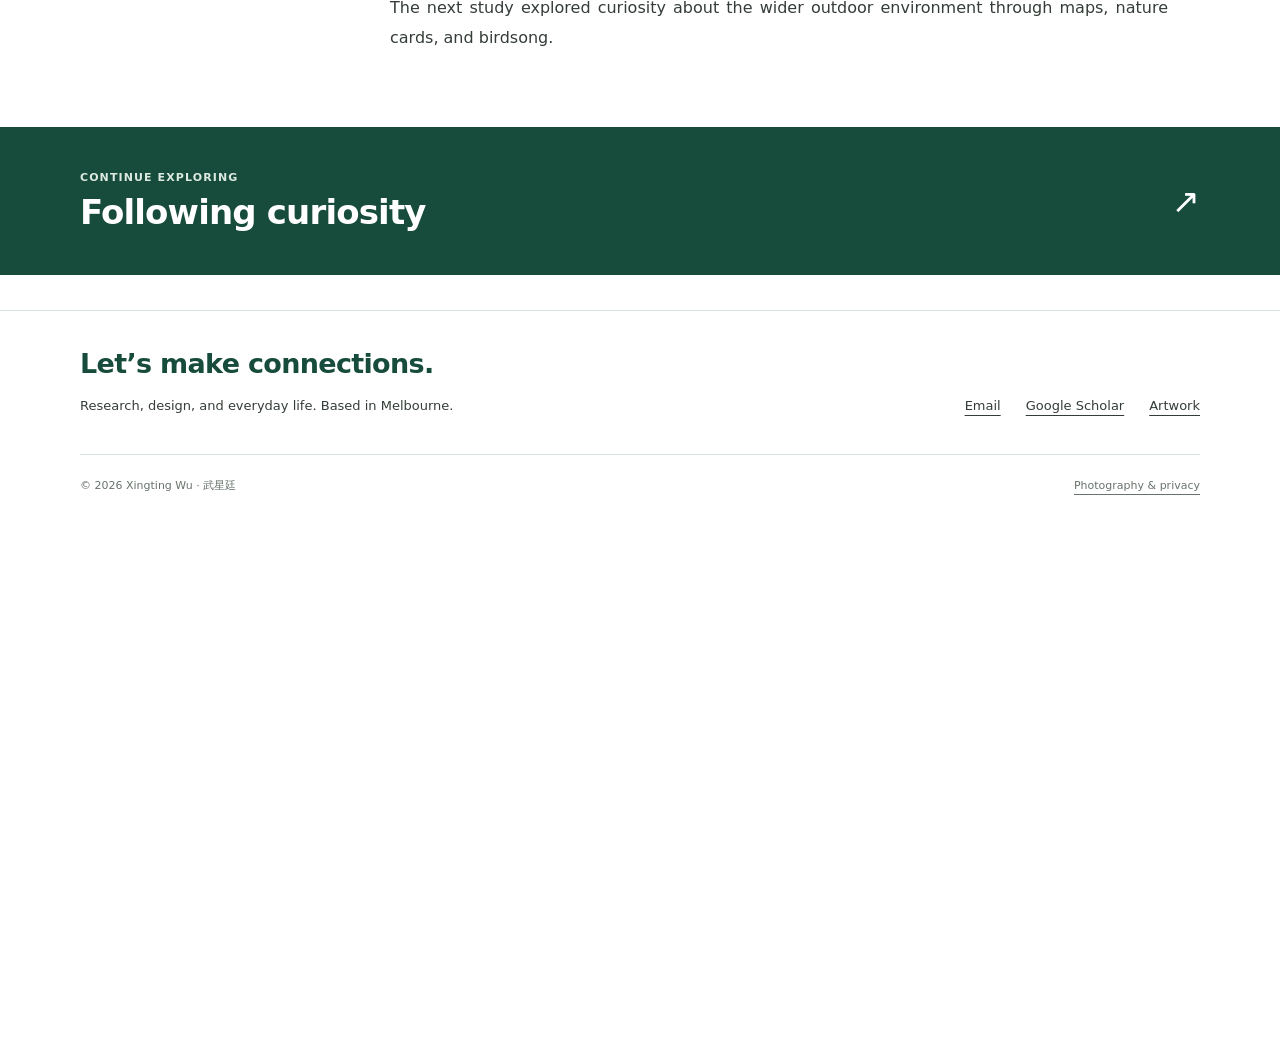
<file: gardening.html>
<!doctype html>
<html lang="en"><head><meta charset="utf-8"><meta name="viewport" content="width=device-width, initial-scale=1">
<title>Xingting Wu</title><meta name="description" content="Exploring how plants, shared care, and everyday relationships shape outdoor engagement in residential aged care.">
<meta name="theme-color" content="#ffffff"><link rel="canonical" href="https://www.xingtingwu.com/gardening.html">
<meta property="og:type" content="website"><meta property="og:title" content="Our Garden. · Xingting Wu"><meta property="og:description" content="Exploring how plants, shared care, and everyday relationships shape outdoor engagement in residential aged care."><meta property="og:url" content="https://www.xingtingwu.com/gardening.html"><meta property="og:image" content="https://www.xingtingwu.com/assets/images/garden-map.webp">
<link rel="icon" href="favicon.ico" sizes="16x16 32x32 48x48 64x64 128x128"><link rel="icon" href="favicon.png" type="image/png" sizes="128x128"><link rel="stylesheet" href="assets/site.css"><link rel="stylesheet" href="assets/minimal.css?v=0a9ab9b288fd"><script defer src="assets/site.js?v=ad79374cad97"></script><script defer src="assets/motion.js"></script>
<noscript><style>@media(max-width:760px){.site-header{position:static}.header-inner{height:auto;display:block;padding-block:20px}.nav{display:flex;position:static;padding:15px 0 0;flex-direction:row;flex-wrap:wrap;border:0;gap:15px}.nav .contact-link{margin:0}}</style></noscript>
</head><body class="page-gardening"><a class="skip" href="#main">Skip to content</a>
<header class="site-header"><div class="wrap header-inner"><a class="brand" href="index.html" aria-label="Xingting Wu, home"><span>Xingting Wu <span class="chinese" lang="zh">武星廷</span></span></a>
<button class="menu-toggle" aria-expanded="false" aria-controls="main-nav" hidden>Menu <span aria-hidden="true">☰</span></button><nav class="nav" id="main-nav" aria-label="Main navigation"><a href="index.html">Home</a><a href="research.html" aria-current="page">Research</a><a href="publications.html">Publications</a><a href="practice.html">Practice</a><a class="contact-link" href="contact.html">Get in touch</a></nav></div></header>
<main id="main"><div class="page-shell"><div class="page-head"><a class="bread" href="research.html">← All research</a><span class="eyebrow">PhD research / Study 2</span><h1>Our<br><em>Garden.</em></h1><p class="lead">Exploring how plants, shared care, and everyday relationships shape outdoor engagement in residential aged care.</p><dl class="project-meta"><div><dt>When</dt><dd>April–October 2025</dd></div><div><dt>Context</dt><dd>Residential aged care</dd></div><div><dt>Focus</dt><dd>Gardening · Sensory encounters · Indoor–outdoor connections</dd></div></dl></div><figure class="project-cover"><a class="zoom-link" href="assets/images/garden-together.webp" data-image data-caption="Planting together at a raised garden bed during the gardening study." aria-label="Enlarge image: People working together with soil and plants at a raised garden bed"><img src="assets/images/garden-together.webp" alt="People working together with soil and plants at a raised garden bed" width="1600" height="1200" class="" loading="eager" fetchpriority="high" decoding="async"></a><figcaption class="caption">Planting together at a raised garden bed during the gardening study.</figcaption></figure><div class="article-layout"><aside class="toc" aria-label="On this page"><span class="eyebrow">In this project</span><a href="#planting">Working with living things.</a><a href="#caring-and-returning">A reason to return.</a><a href="#inside-outside">The garden reaches indoors.</a><a href="#technology">Technology within the activity.</a><a href="#learning">Care is part of the design.</a></aside><div class="prose"><section id="planting"><h2>Working with living things.</h2><figure class=""><a class="zoom-link" href="assets/images/selected-gardening-graded.webp" data-image data-caption="Coming together in the garden at the beginning of the study, April 2025." aria-label="Enlarge image: Xingting Wu with residents and care staff gathered at an outdoor table"><img src="assets/images/selected-gardening-graded.webp" srcset="assets/images/selected-gardening-graded-small.webp 800w, assets/images/selected-gardening-graded.webp 1600w" sizes="(max-width: 760px) calc(100vw - 40px), (max-width: 1050px) 65vw, 850px" alt="Xingting Wu with residents and care staff gathered at an outdoor table" width="1600" height="900" class="" loading="lazy" decoding="async"></a><figcaption class="caption">Coming together in the garden at the beginning of the study, April 2025.</figcaption></figure><p>Gardening brings a different rhythm to participation. Plants grow, change, and need care between organised activities. This study followed gardening activities over time, attending to practical work, sensory encounters, and the relationships formed around plants.</p><p>Shared activities included choosing plants, planting, and discussing what people noticed. Weather, space, and staff availability were part of the conditions that shaped participation.</p><div class="photo-sequence documentary"><figure class=""><a class="zoom-link" href="assets/images/garden-hands.webp" data-image data-caption="Tending a flowering plant together." aria-label="Enlarge image: Two people tending a flowering plant together in a raised garden bed"><img src="assets/images/garden-hands.webp" srcset="assets/images/garden-hands-small.webp 800w, assets/images/garden-hands.webp 1600w" sizes="(max-width: 760px) calc(100vw - 40px), (max-width: 1050px) 65vw, 850px" alt="Two people tending a flowering plant together in a raised garden bed" width="1600" height="1200" class="" loading="lazy" decoding="async"></a><figcaption class="caption">Tending a flowering plant together.</figcaption></figure><figure class=""><a class="zoom-link" href="assets/images/garden-planting-detail.webp" data-image data-caption="Working the soil and planting at the raised bed, April 2025." aria-label="Enlarge image: A resident using a hand fork among plants in a raised garden bed"><img src="assets/images/garden-planting-detail.webp" srcset="assets/images/garden-planting-detail-small.webp 800w, assets/images/garden-planting-detail.webp 1600w" sizes="(max-width: 760px) calc(100vw - 40px), (max-width: 1050px) 65vw, 850px" alt="A resident using a hand fork among plants in a raised garden bed" width="1600" height="1200" class="" loading="lazy" decoding="async"></a><figcaption class="caption">Working the soil and planting at the raised bed, April 2025.</figcaption></figure></div></section><section id="caring-and-returning"><h2>A reason to return.</h2><p>Planting was followed by watering and visits to look at growth. These encounters brought residents and staff back to the same garden beds, where the plants continued to change between organised activities.</p><div class="photo-sequence documentary"><figure class=""><a class="zoom-link" href="assets/images/garden-watering.webp" data-image data-caption="Watering the garden bed, April 2025." aria-label="Enlarge image: A resident watering plants in a raised garden bed with a hose"><img src="assets/images/garden-watering.webp" srcset="assets/images/garden-watering-small.webp 600w, assets/images/garden-watering.webp 1200w" sizes="(max-width: 760px) calc(100vw - 40px), (max-width: 1050px) 65vw, 850px" alt="A resident watering plants in a raised garden bed with a hose" width="1200" height="1600" class="" loading="lazy" decoding="async"></a><figcaption class="caption">Watering the garden bed, April 2025.</figcaption></figure><figure class=""><a class="zoom-link" href="assets/images/garden-returning.webp" data-image data-caption="Returning to look at the garden together, July 2025." aria-label="Enlarge image: A resident and a staff member looking together at a raised garden bed"><img src="assets/images/garden-returning.webp" srcset="assets/images/garden-returning-small.webp 600w, assets/images/garden-returning.webp 1200w" sizes="(max-width: 760px) calc(100vw - 40px), (max-width: 1050px) 65vw, 850px" alt="A resident and a staff member looking together at a raised garden bed" width="1200" height="1600" class="" loading="lazy" decoding="async"></a><figcaption class="caption">Returning to look at the garden together, July 2025.</figcaption></figure></div></section><section id="inside-outside"><h2>The garden reaches indoors.</h2><p>Outdoor engagement did not always mean being physically outside. Photographs and plants could bring the garden into indoor conversations. Plants adopted into personal spaces also became part of the relationship between individual care and a shared garden.</p><p>The study followed the movement of plants between personal spaces and communal areas, and explored how photographs might support remembering and talking about garden activities.</p><figure class=""><a class="zoom-link" href="assets/images/garden-conversation.webp" data-image data-caption="Photographs and collected materials around an indoor table, 2025." aria-label="Enlarge image: Residents and a facilitator around an indoor table with photographs and small trays of materials"><img src="assets/images/garden-conversation.webp" srcset="assets/images/garden-conversation-small.webp 800w, assets/images/garden-conversation.webp 1600w" sizes="(max-width: 760px) calc(100vw - 40px), (max-width: 1050px) 65vw, 850px" alt="Residents and a facilitator around an indoor table with photographs and small trays of materials" width="1600" height="1200" class="" loading="lazy" decoding="async"></a><figcaption class="caption">Photographs and collected materials around an indoor table, 2025.</figcaption></figure><div class="learning"><span class="eyebrow">A connection across places</span><p>The design question is not simply how to increase time outdoors. It also concerns what can make the garden present, approachable, and meaningful within daily life.</p></div></section><section id="technology"><h2>Technology within the activity.</h2><p>Photographs and a plant-character chatbot were explored as ways to support looking back and conversation. These experiments also exposed limits: responses depended on the situation, the person, and the support available.</p><p>The research treats technology as something to examine within real activities. A device or a conversational response is not, by itself, evidence of meaningful participation.</p></section><section id="learning"><h2>Care is part of the design.</h2><p>Participation developed within everyday arrangements: where a plant could be kept, who could help, and how an activity fitted the day. These details were central to understanding what could continue.</p><div class="learning"><span class="eyebrow">Design reflection</span><p>A garden activity includes the work before and after a session. Designing for continuity means attending to ongoing care, staff collaboration, and opportunities to revisit a contribution.</p></div><p>The next study explored curiosity about the wider outdoor environment through maps, nature cards, and birdsong.</p></section></div></div><a class="next-project" href="outdoor-discovery.html"><div><span class="eyebrow">Continue exploring</span><h2>Following curiosity</h2></div><span class="arrow" aria-hidden="true">↗</span></a></div></main>
<footer class="site-footer"><div class="wrap"><div class="footer-main"><div><span class="eyebrow">A conversation starts somewhere</span><h2>Let’s make connections.</h2><p>Research, design, and everyday life. Based in Melbourne.</p></div><div class="footer-links"><a href="mailto:xingtingwu@swin.edu.au">Email</a><a href="https://scholar.google.com/citations?user=hHaTofQAAAAJ&hl=en">Google Scholar</a><a href="https://xhslink.com/m/4sUuQcr9thK">Artwork</a></div></div><div class="footer-bottom"><span>© 2026 Xingting Wu · <span lang="zh">武星廷</span></span><a href="privacy.html">Photography &amp; privacy</a></div></div></footer>
<dialog class="lightbox" id="image-dialog" aria-label="Enlarged project photograph"><button type="button" aria-label="Close image">✕</button><img alt=""><p></p></dialog>
</body></html>
</file>
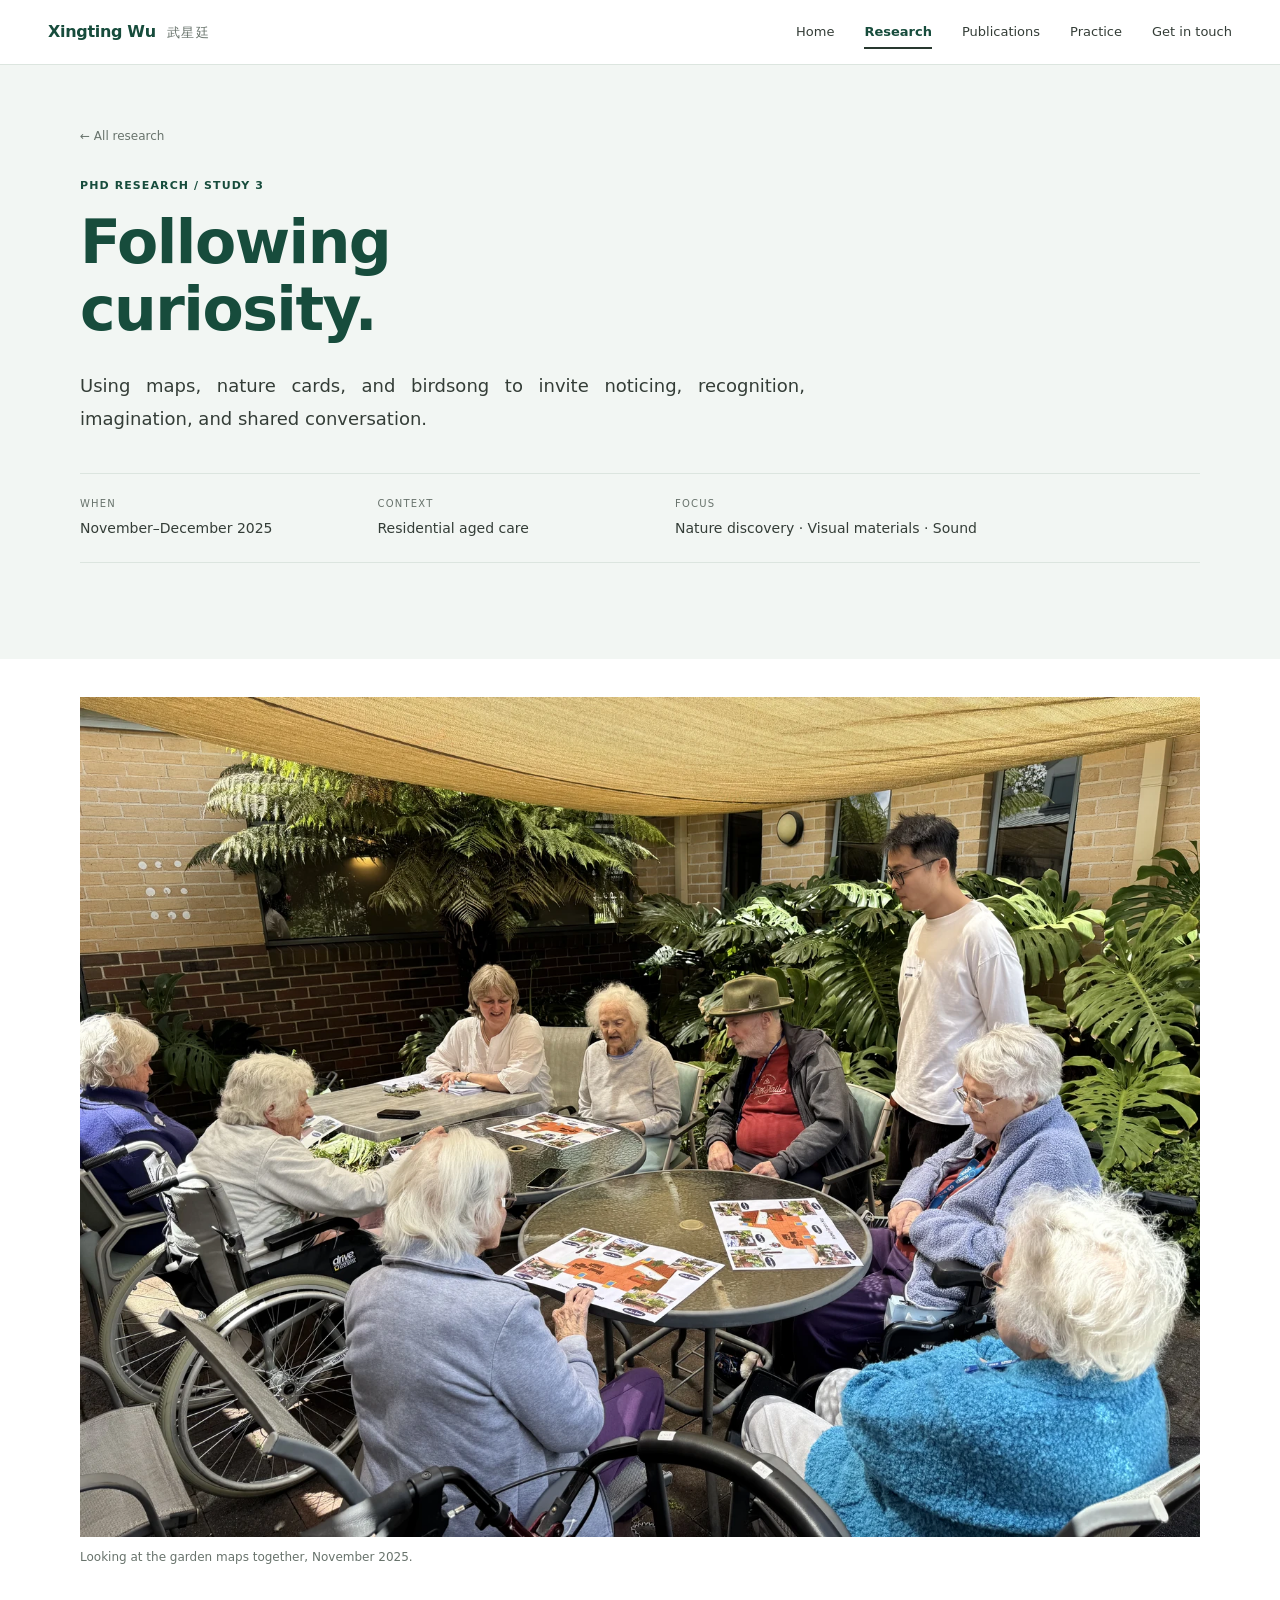
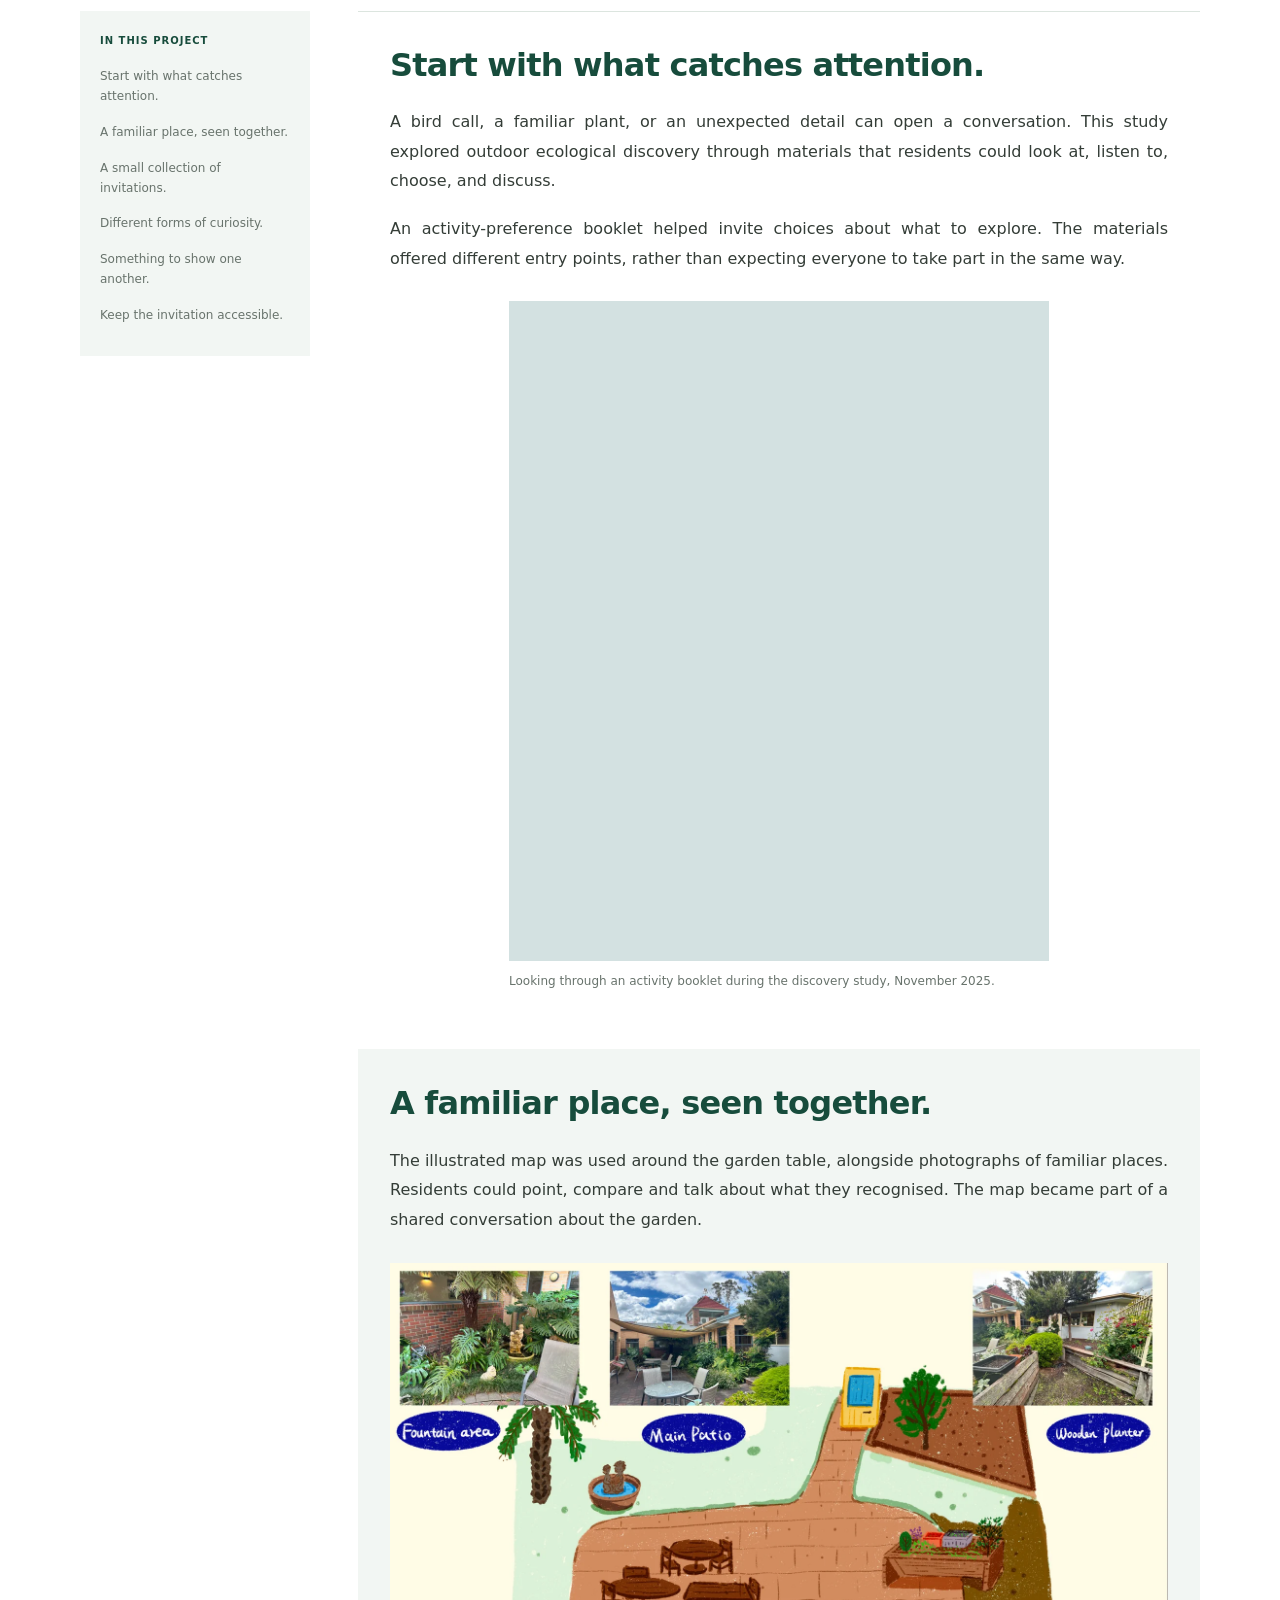
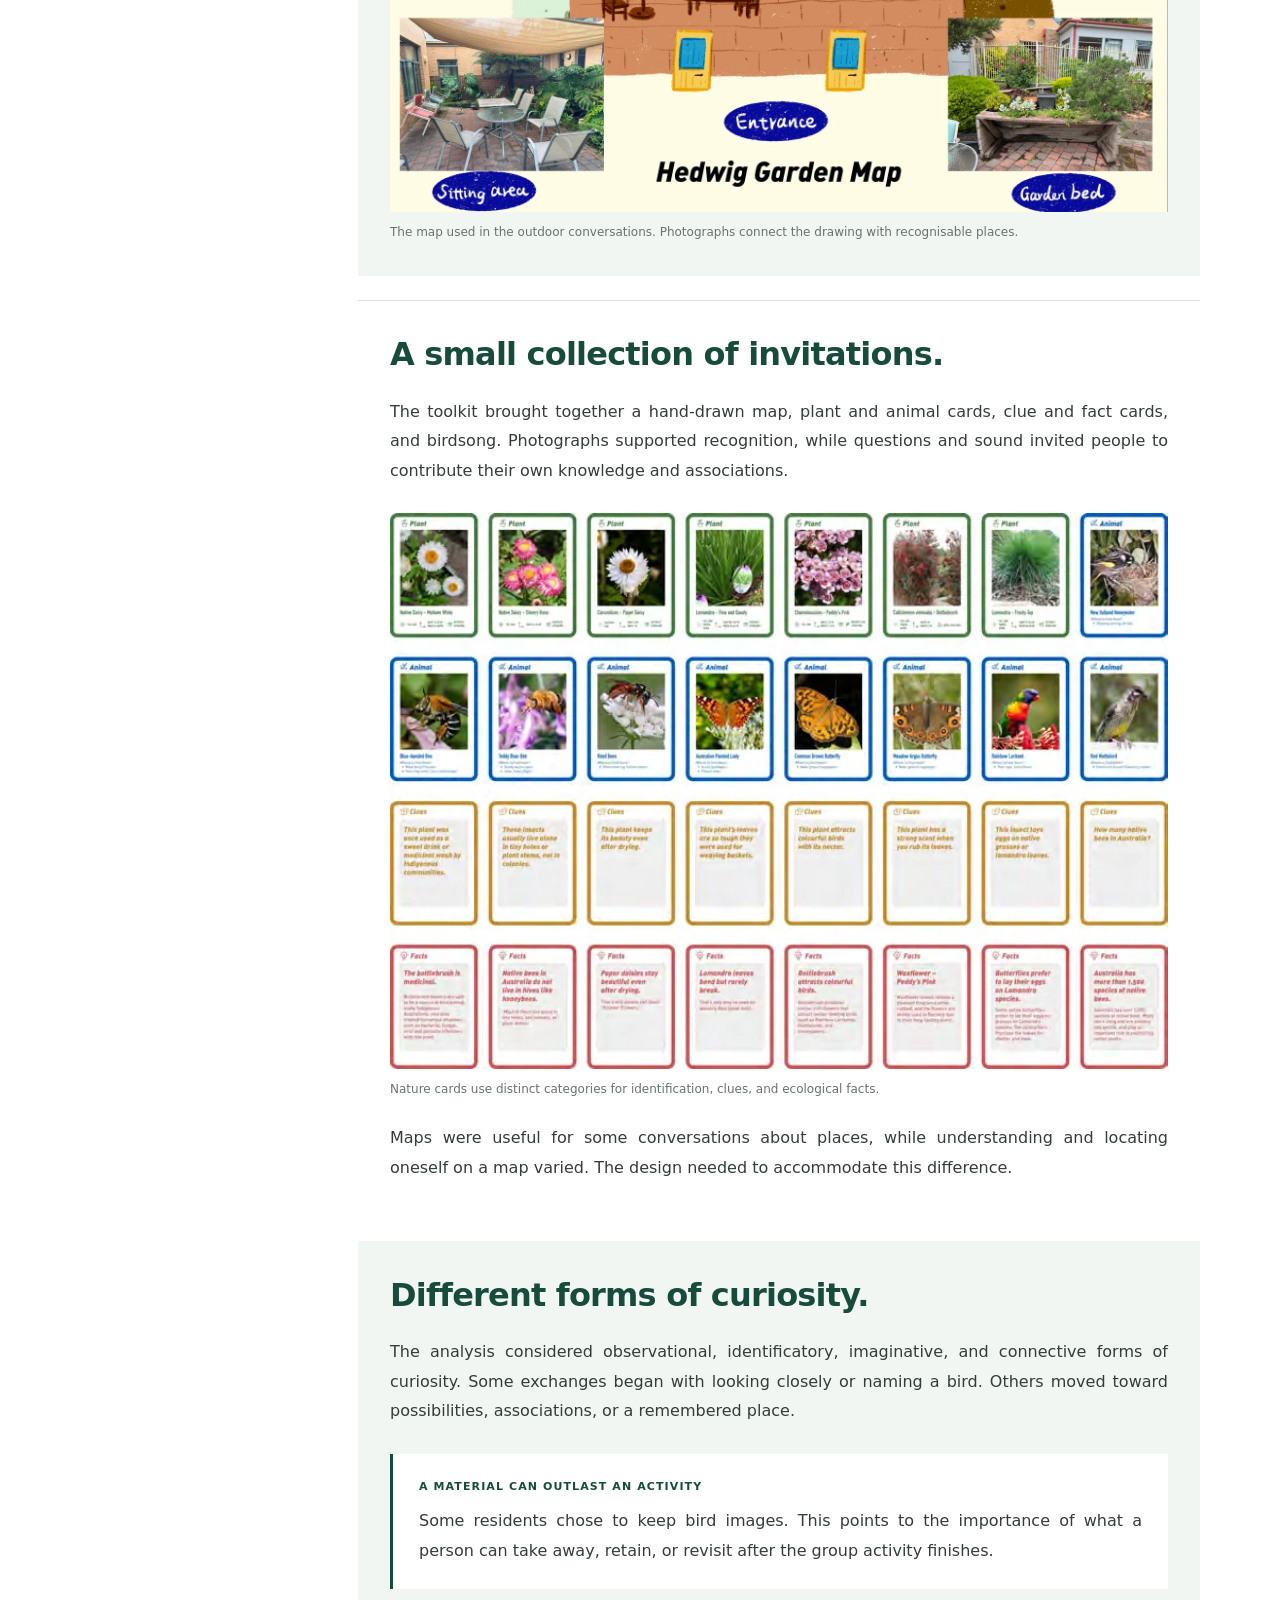
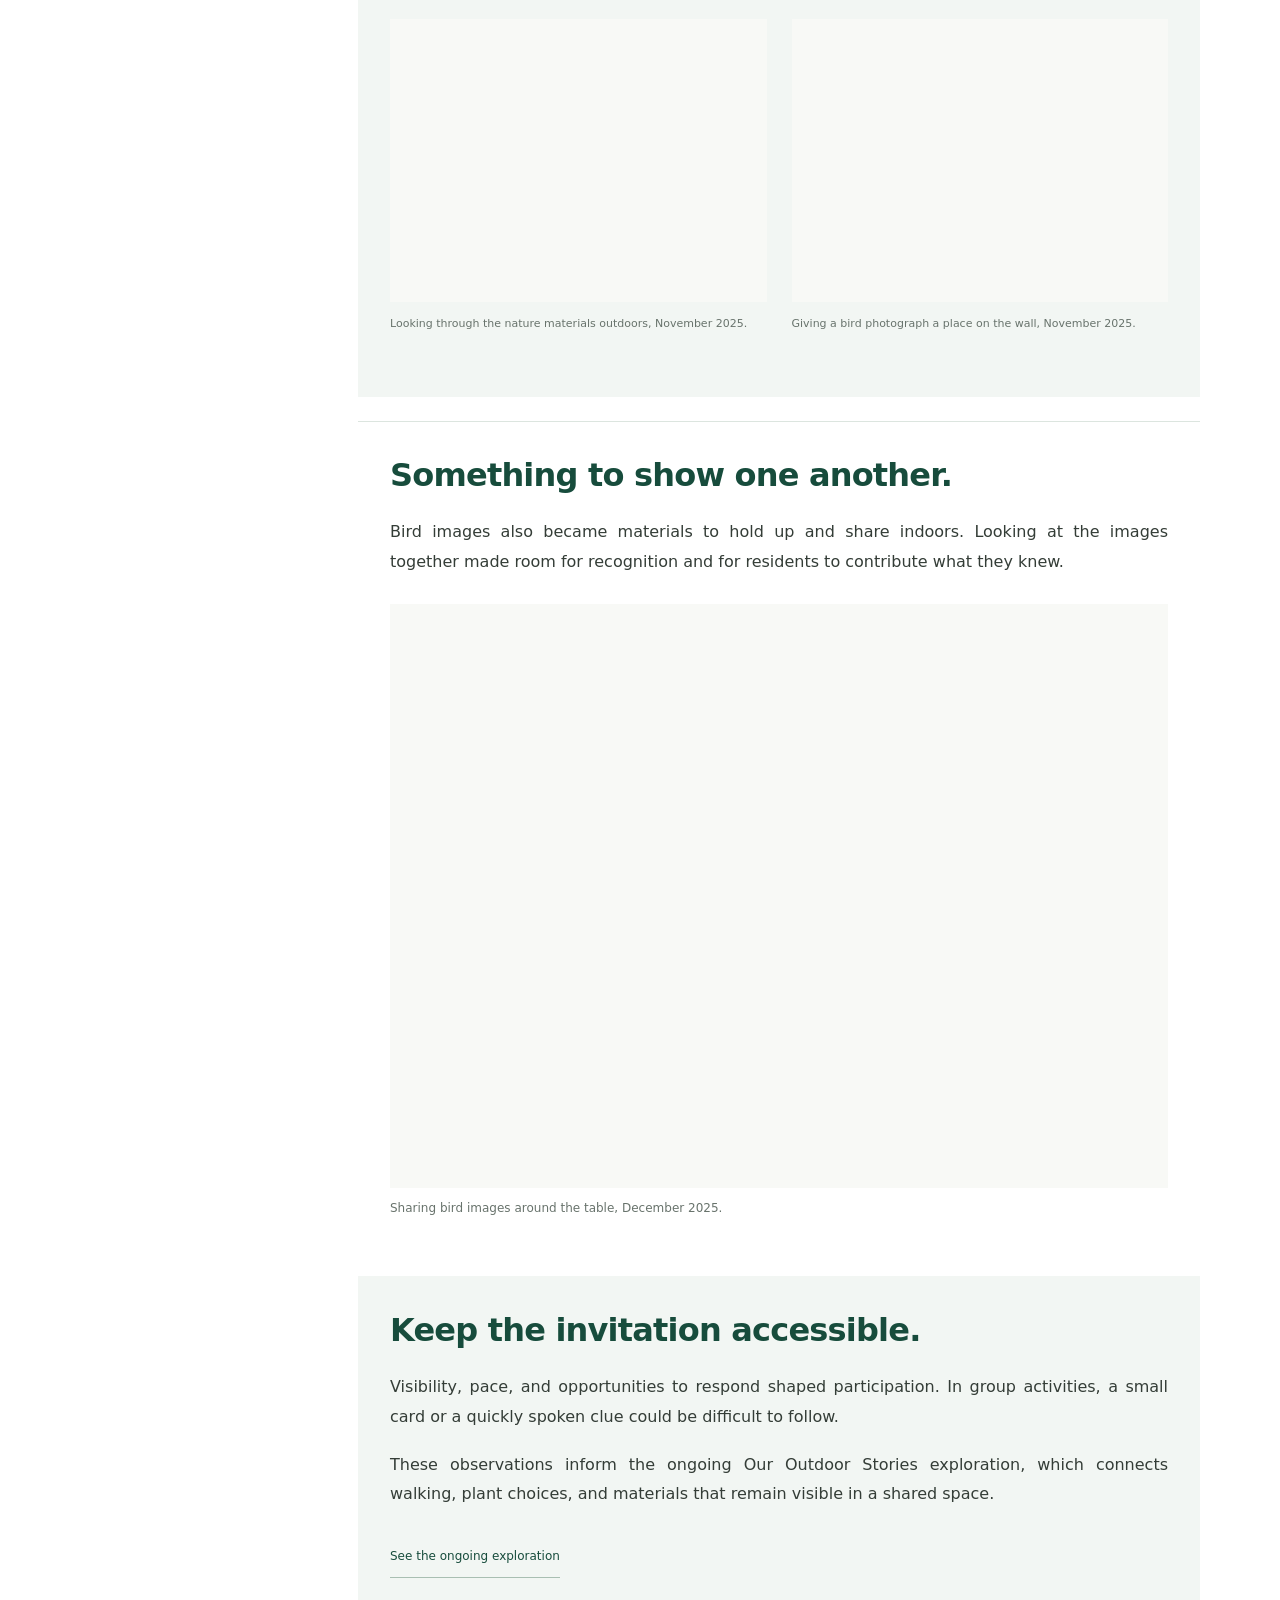
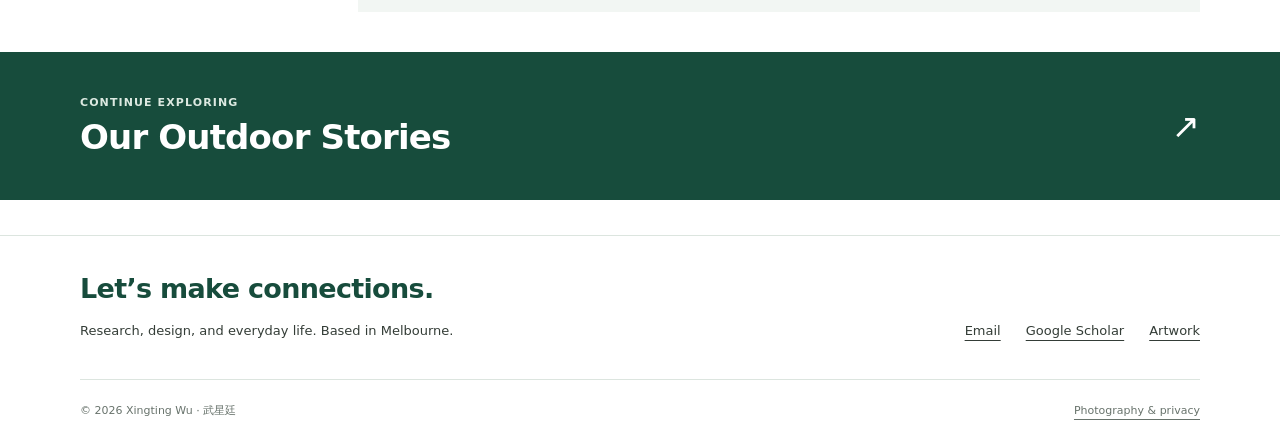
<file: outdoor-discovery.html>
<!doctype html>
<html lang="en"><head><meta charset="utf-8"><meta name="viewport" content="width=device-width, initial-scale=1">
<title>Xingting Wu</title><meta name="description" content="Using maps, nature cards, and birdsong to invite noticing, recognition, imagination, and shared conversation.">
<meta name="theme-color" content="#ffffff"><link rel="canonical" href="https://www.xingtingwu.com/outdoor-discovery.html">
<meta property="og:type" content="website"><meta property="og:title" content="Following curiosity. · Xingting Wu"><meta property="og:description" content="Using maps, nature cards, and birdsong to invite noticing, recognition, imagination, and shared conversation."><meta property="og:url" content="https://www.xingtingwu.com/outdoor-discovery.html"><meta property="og:image" content="https://www.xingtingwu.com/assets/images/garden-map.webp">
<link rel="icon" href="favicon.ico" sizes="16x16 32x32 48x48 64x64 128x128"><link rel="icon" href="favicon.png" type="image/png" sizes="128x128"><link rel="stylesheet" href="assets/site.css"><link rel="stylesheet" href="assets/minimal.css?v=0a9ab9b288fd"><script defer src="assets/site.js?v=ad79374cad97"></script><script defer src="assets/motion.js"></script>
<noscript><style>@media(max-width:760px){.site-header{position:static}.header-inner{height:auto;display:block;padding-block:20px}.nav{display:flex;position:static;padding:15px 0 0;flex-direction:row;flex-wrap:wrap;border:0;gap:15px}.nav .contact-link{margin:0}}</style></noscript>
</head><body class="page-outdoor-discovery"><a class="skip" href="#main">Skip to content</a>
<header class="site-header"><div class="wrap header-inner"><a class="brand" href="index.html" aria-label="Xingting Wu, home"><span>Xingting Wu <span class="chinese" lang="zh">武星廷</span></span></a>
<button class="menu-toggle" aria-expanded="false" aria-controls="main-nav" hidden>Menu <span aria-hidden="true">☰</span></button><nav class="nav" id="main-nav" aria-label="Main navigation"><a href="index.html">Home</a><a href="research.html" aria-current="page">Research</a><a href="publications.html">Publications</a><a href="practice.html">Practice</a><a class="contact-link" href="contact.html">Get in touch</a></nav></div></header>
<main id="main"><div class="page-shell"><div class="page-head"><a class="bread" href="research.html">← All research</a><span class="eyebrow">PhD research / Study 3</span><h1>Following<br><em>curiosity.</em></h1><p class="lead">Using maps, nature cards, and birdsong to invite noticing, recognition, imagination, and shared conversation.</p><dl class="project-meta"><div><dt>When</dt><dd>November–December 2025</dd></div><div><dt>Context</dt><dd>Residential aged care</dd></div><div><dt>Focus</dt><dd>Nature discovery · Visual materials · Sound</dd></div></dl></div><figure class="project-cover"><a class="zoom-link" href="assets/images/discovery-map-conversation.webp" data-image data-caption="Looking at the garden maps together, November 2025." aria-label="Enlarge image: Xingting Wu with residents and a facilitator looking at illustrated garden maps around outdoor tables"><img src="assets/images/discovery-map-conversation.webp" srcset="assets/images/discovery-map-conversation-small.webp 800w, assets/images/discovery-map-conversation.webp 1600w" sizes="(max-width: 760px) calc(100vw - 40px), (max-width: 1184px) calc(100vw - 64px), 1120px" alt="Xingting Wu with residents and a facilitator looking at illustrated garden maps around outdoor tables" width="1600" height="1200" class="" loading="eager" fetchpriority="high" decoding="async"></a><figcaption class="caption">Looking at the garden maps together, November 2025.</figcaption></figure><div class="article-layout"><aside class="toc" aria-label="On this page"><span class="eyebrow">In this project</span><a href="#noticing">Start with what catches attention.</a><a href="#mapping-together">A familiar place, seen together.</a><a href="#materials">A small collection of invitations.</a><a href="#curiosity">Different forms of curiosity.</a><a href="#sharing-birds">Something to show one another.</a><a href="#design">Keep the invitation accessible.</a></aside><div class="prose"><section id="noticing"><h2>Start with what catches attention.</h2><p>A bird call, a familiar plant, or an unexpected detail can open a conversation. This study explored outdoor ecological discovery through materials that residents could look at, listen to, choose, and discuss.</p><p>An activity-preference booklet helped invite choices about what to explore. The materials offered different entry points, rather than expecting everyone to take part in the same way.</p><figure class="portrait-figure"><a class="zoom-link" href="assets/images/discovery-booklet-in-use.webp" data-image data-caption="Looking through an activity booklet during the discovery study, November 2025." aria-label="Enlarge image: A resident looking through an illustrated activity booklet"><img src="assets/images/discovery-booklet-in-use.webp" srcset="assets/images/discovery-booklet-in-use-small.webp 600w, assets/images/discovery-booklet-in-use.webp 1200w" sizes="(max-width: 760px) calc(100vw - 40px), (max-width: 1050px) 65vw, 850px" alt="A resident looking through an illustrated activity booklet" width="1200" height="1600" class="" loading="lazy" decoding="async"></a><figcaption class="caption">Looking through an activity booklet during the discovery study, November 2025.</figcaption></figure></section><section id="mapping-together"><h2>A familiar place, seen together.</h2><p>The illustrated map was used around the garden table, alongside photographs of familiar places. Residents could point, compare and talk about what they recognised. The map became part of a shared conversation about the garden.</p><figure class=""><a class="zoom-link" href="assets/images/garden-map.webp" data-image data-caption="The map used in the outdoor conversations. Photographs connect the drawing with recognisable places." aria-label="Enlarge image: An illustrated garden map paired with photographs of familiar locations"><img src="assets/images/garden-map.webp" alt="An illustrated garden map paired with photographs of familiar locations" width="1600" height="1130" class="" loading="lazy" decoding="async"></a><figcaption class="caption">The map used in the outdoor conversations. Photographs connect the drawing with recognisable places.</figcaption></figure></section><section id="materials"><h2>A small collection of invitations.</h2><p>The toolkit brought together a hand-drawn map, plant and animal cards, clue and fact cards, and birdsong. Photographs supported recognition, while questions and sound invited people to contribute their own knowledge and associations.</p><figure class=""><a class="zoom-link" href="assets/images/nature-cards.webp" data-image data-caption="Nature cards use distinct categories for identification, clues, and ecological facts." aria-label="Enlarge image: A collection of plant, animal, clue and fact cards"><img src="assets/images/nature-cards.webp" alt="A collection of plant, animal, clue and fact cards" width="732" height="523" class="" loading="lazy" decoding="async"></a><figcaption class="caption">Nature cards use distinct categories for identification, clues, and ecological facts.</figcaption></figure><p>Maps were useful for some conversations about places, while understanding and locating oneself on a map varied. The design needed to accommodate this difference.</p></section><section id="curiosity"><h2>Different forms of curiosity.</h2><p>The analysis considered observational, identificatory, imaginative, and connective forms of curiosity. Some exchanges began with looking closely or naming a bird. Others moved toward possibilities, associations, or a remembered place.</p><div class="learning"><span class="eyebrow">A material can outlast an activity</span><p>Some residents chose to keep bird images. This points to the importance of what a person can take away, retain, or revisit after the group activity finishes.</p></div><div class="photo-sequence pair"><figure class=""><a class="zoom-link" href="assets/images/discovery-cards-in-use.webp" data-image data-caption="Looking through the nature materials outdoors, November 2025." aria-label="Enlarge image: Two residents looking at illustrated nature materials together at a garden table"><img src="assets/images/discovery-cards-in-use.webp" srcset="assets/images/discovery-cards-in-use-small.webp 800w, assets/images/discovery-cards-in-use.webp 1600w" sizes="(max-width: 760px) calc(100vw - 40px), (max-width: 1050px) 65vw, 850px" alt="Two residents looking at illustrated nature materials together at a garden table" width="1600" height="1200" class="" loading="lazy" decoding="async"></a><figcaption class="caption">Looking through the nature materials outdoors, November 2025.</figcaption></figure><figure class=""><a class="zoom-link" href="assets/images/discovery-photo-wall.webp" data-image data-caption="Giving a bird photograph a place on the wall, November 2025." aria-label="Enlarge image: A resident placing a bird photograph on an indoor wall"><img src="assets/images/discovery-photo-wall.webp" srcset="assets/images/discovery-photo-wall-small.webp 800w, assets/images/discovery-photo-wall.webp 1600w" sizes="(max-width: 760px) calc(100vw - 40px), (max-width: 1050px) 65vw, 850px" alt="A resident placing a bird photograph on an indoor wall" width="1600" height="1200" class="" loading="lazy" decoding="async"></a><figcaption class="caption">Giving a bird photograph a place on the wall, November 2025.</figcaption></figure></div></section><section id="sharing-birds"><h2>Something to show one another.</h2><p>Bird images also became materials to hold up and share indoors. Looking at the images together made room for recognition and for residents to contribute what they knew.</p><figure class=""><a class="zoom-link" href="assets/images/discovery-bird-sharing.webp" data-image data-caption="Sharing bird images around the table, December 2025." aria-label="Enlarge image: Residents sitting around tables while one holds up an illustrated bird sheet for the group"><img src="assets/images/discovery-bird-sharing.webp" srcset="assets/images/discovery-bird-sharing-small.webp 800w, assets/images/discovery-bird-sharing.webp 1600w" sizes="(max-width: 760px) calc(100vw - 40px), (max-width: 1050px) 65vw, 850px" alt="Residents sitting around tables while one holds up an illustrated bird sheet for the group" width="1600" height="1200" class="" loading="lazy" decoding="async"></a><figcaption class="caption">Sharing bird images around the table, December 2025.</figcaption></figure></section><section id="design"><h2>Keep the invitation accessible.</h2><p>Visibility, pace, and opportunities to respond shaped participation. In group activities, a small card or a quickly spoken clue could be difficult to follow.</p><p>These observations inform the ongoing Our Outdoor Stories exploration, which connects walking, plant choices, and materials that remain visible in a shared space.</p><div class="actions"><a class="text-link" href="outdoor-stories.html">See the ongoing exploration</a></div></section></div></div><a class="next-project" href="outdoor-stories.html"><div><span class="eyebrow">Continue exploring</span><h2>Our Outdoor Stories</h2></div><span class="arrow" aria-hidden="true">↗</span></a></div></main>
<footer class="site-footer"><div class="wrap"><div class="footer-main"><div><span class="eyebrow">A conversation starts somewhere</span><h2>Let’s make connections.</h2><p>Research, design, and everyday life. Based in Melbourne.</p></div><div class="footer-links"><a href="mailto:xingtingwu@swin.edu.au">Email</a><a href="https://scholar.google.com/citations?user=hHaTofQAAAAJ&hl=en">Google Scholar</a><a href="https://xhslink.com/m/4sUuQcr9thK">Artwork</a></div></div><div class="footer-bottom"><span>© 2026 Xingting Wu · <span lang="zh">武星廷</span></span><a href="privacy.html">Photography &amp; privacy</a></div></div></footer>
<dialog class="lightbox" id="image-dialog" aria-label="Enlarged project photograph"><button type="button" aria-label="Close image">✕</button><img alt=""><p></p></dialog>
</body></html>
</file>
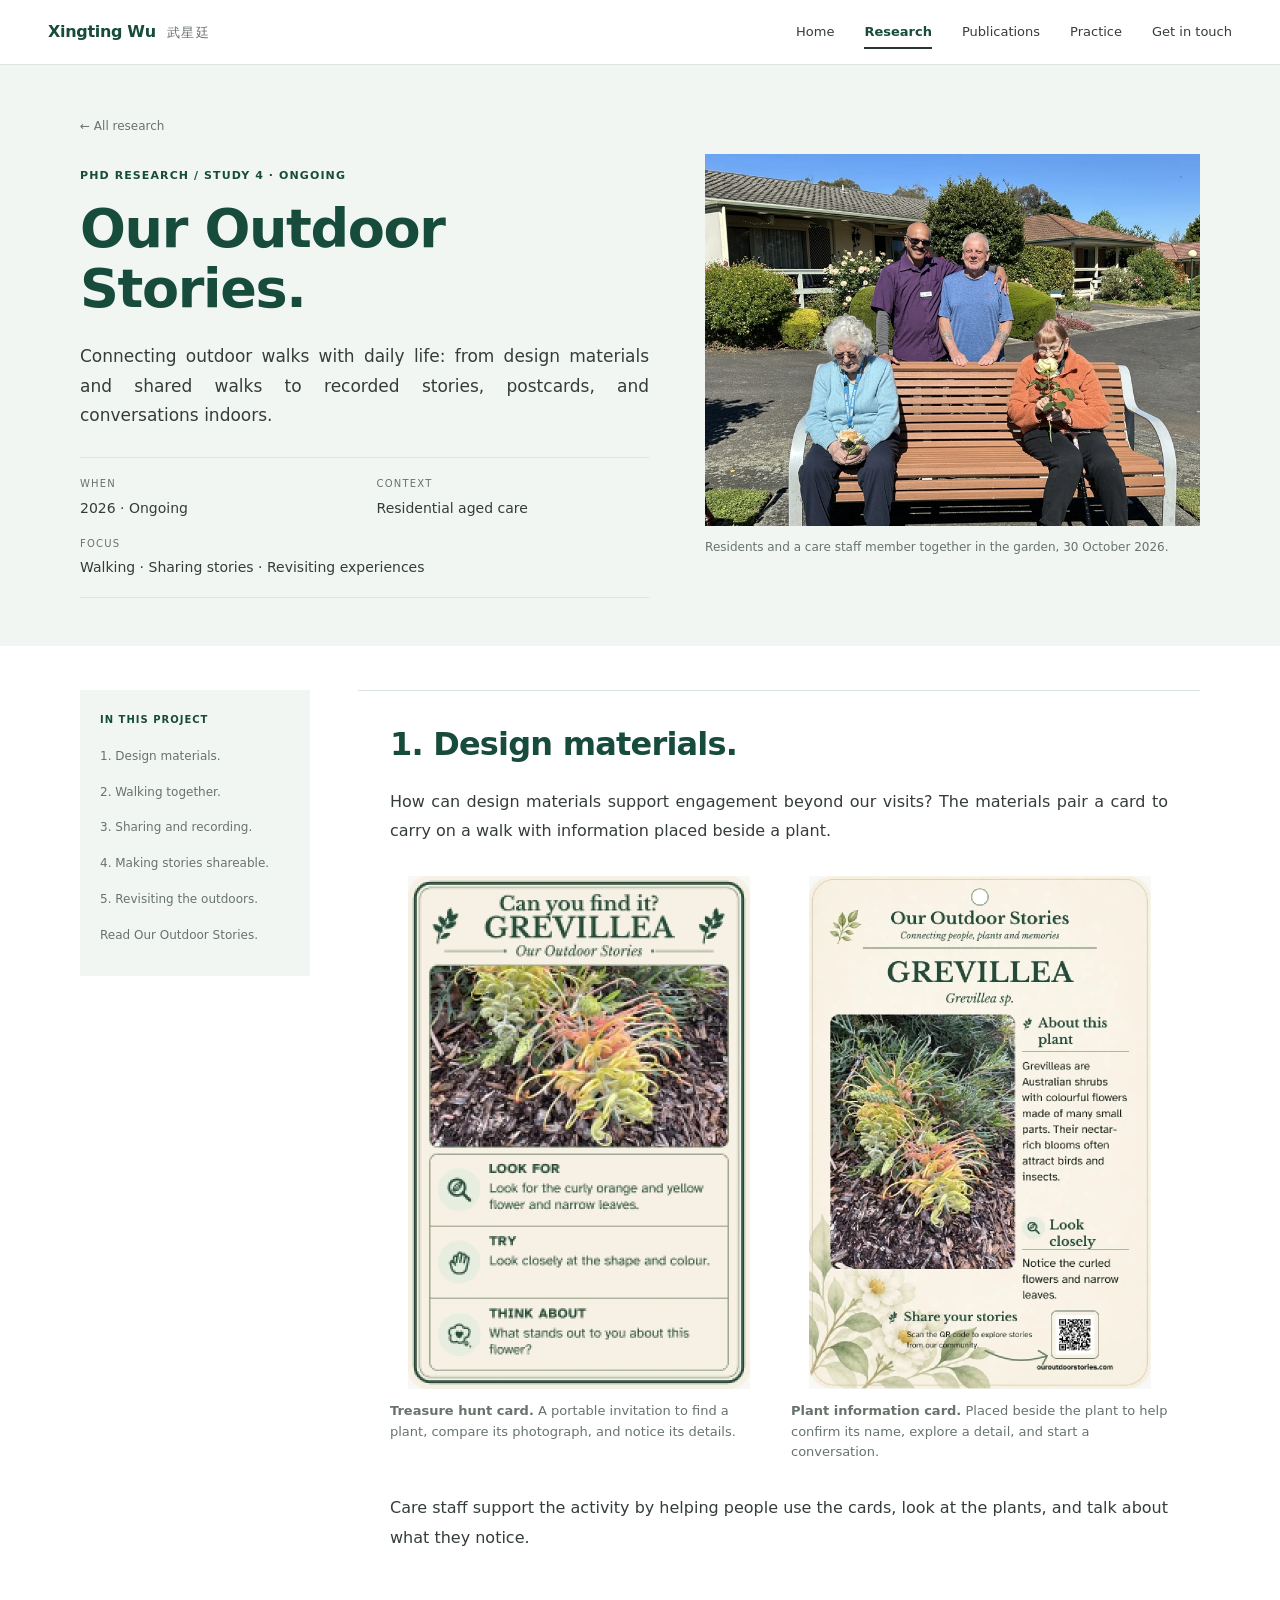
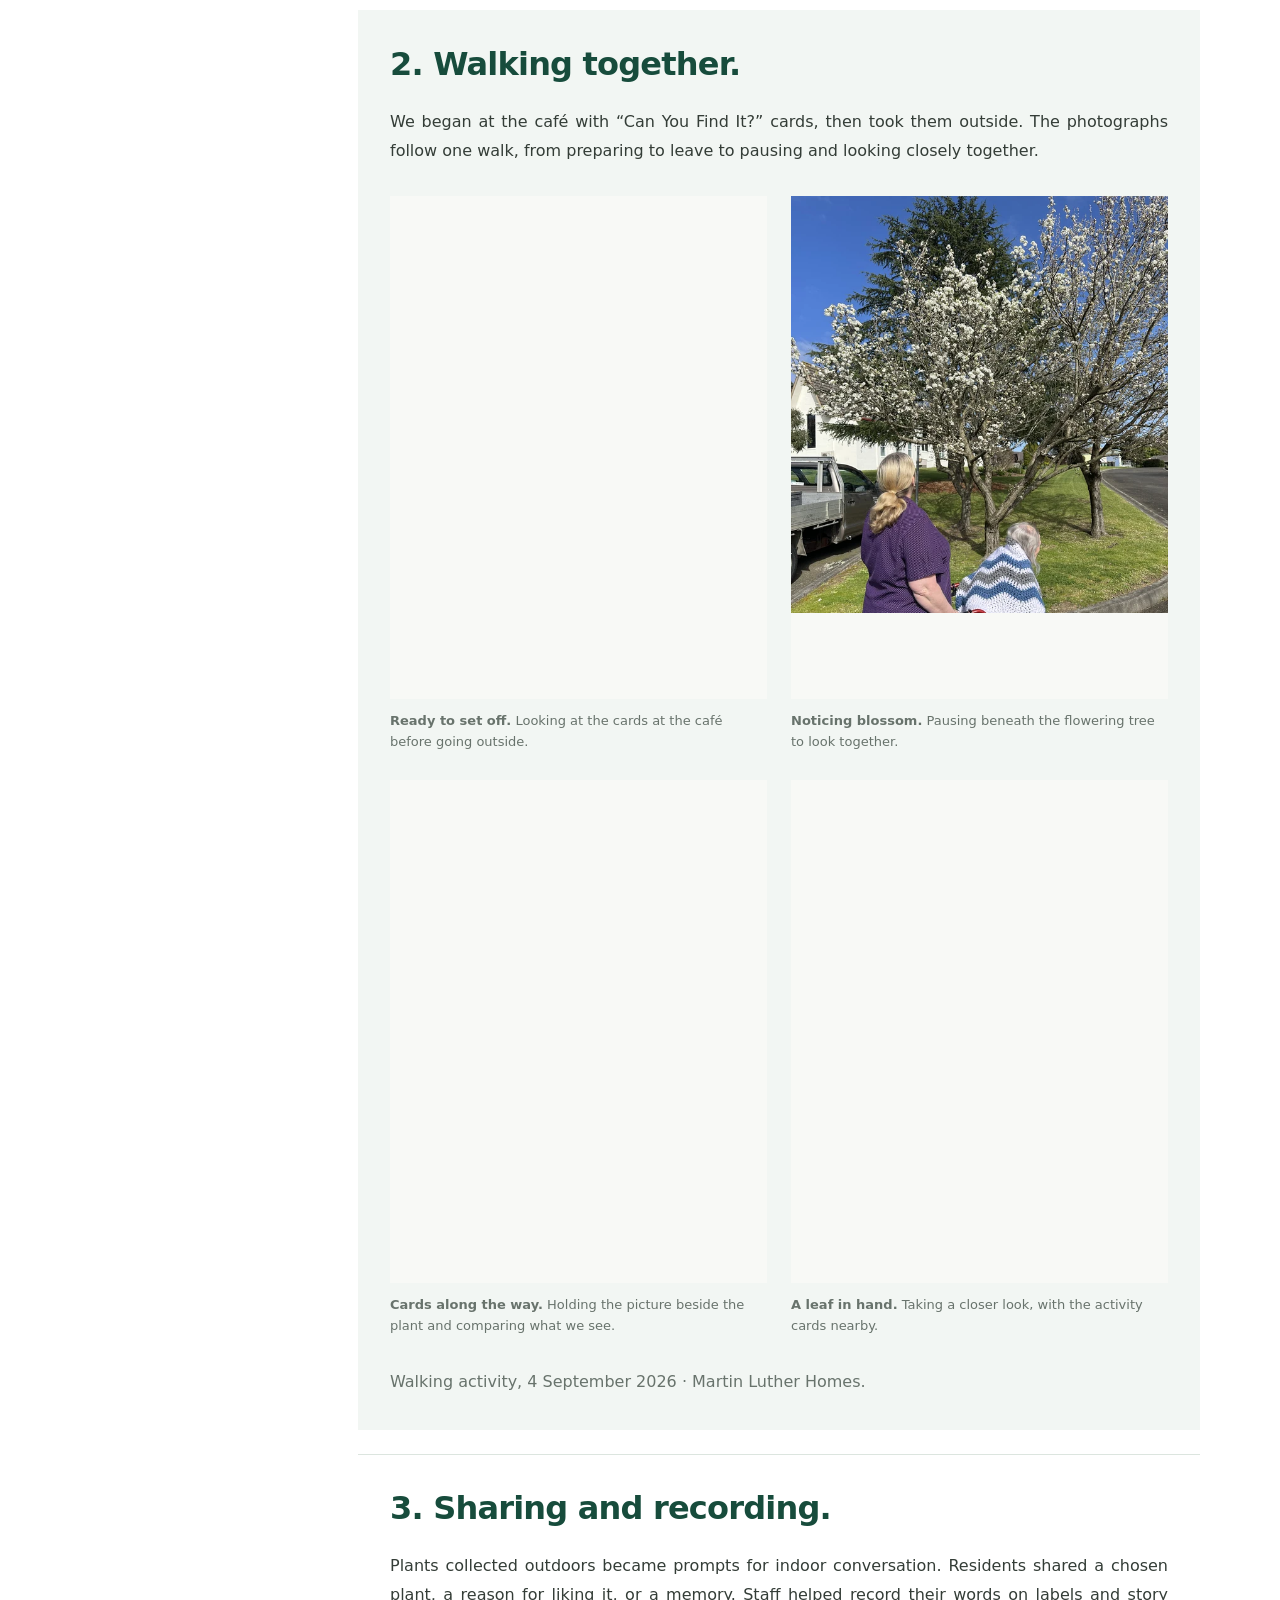
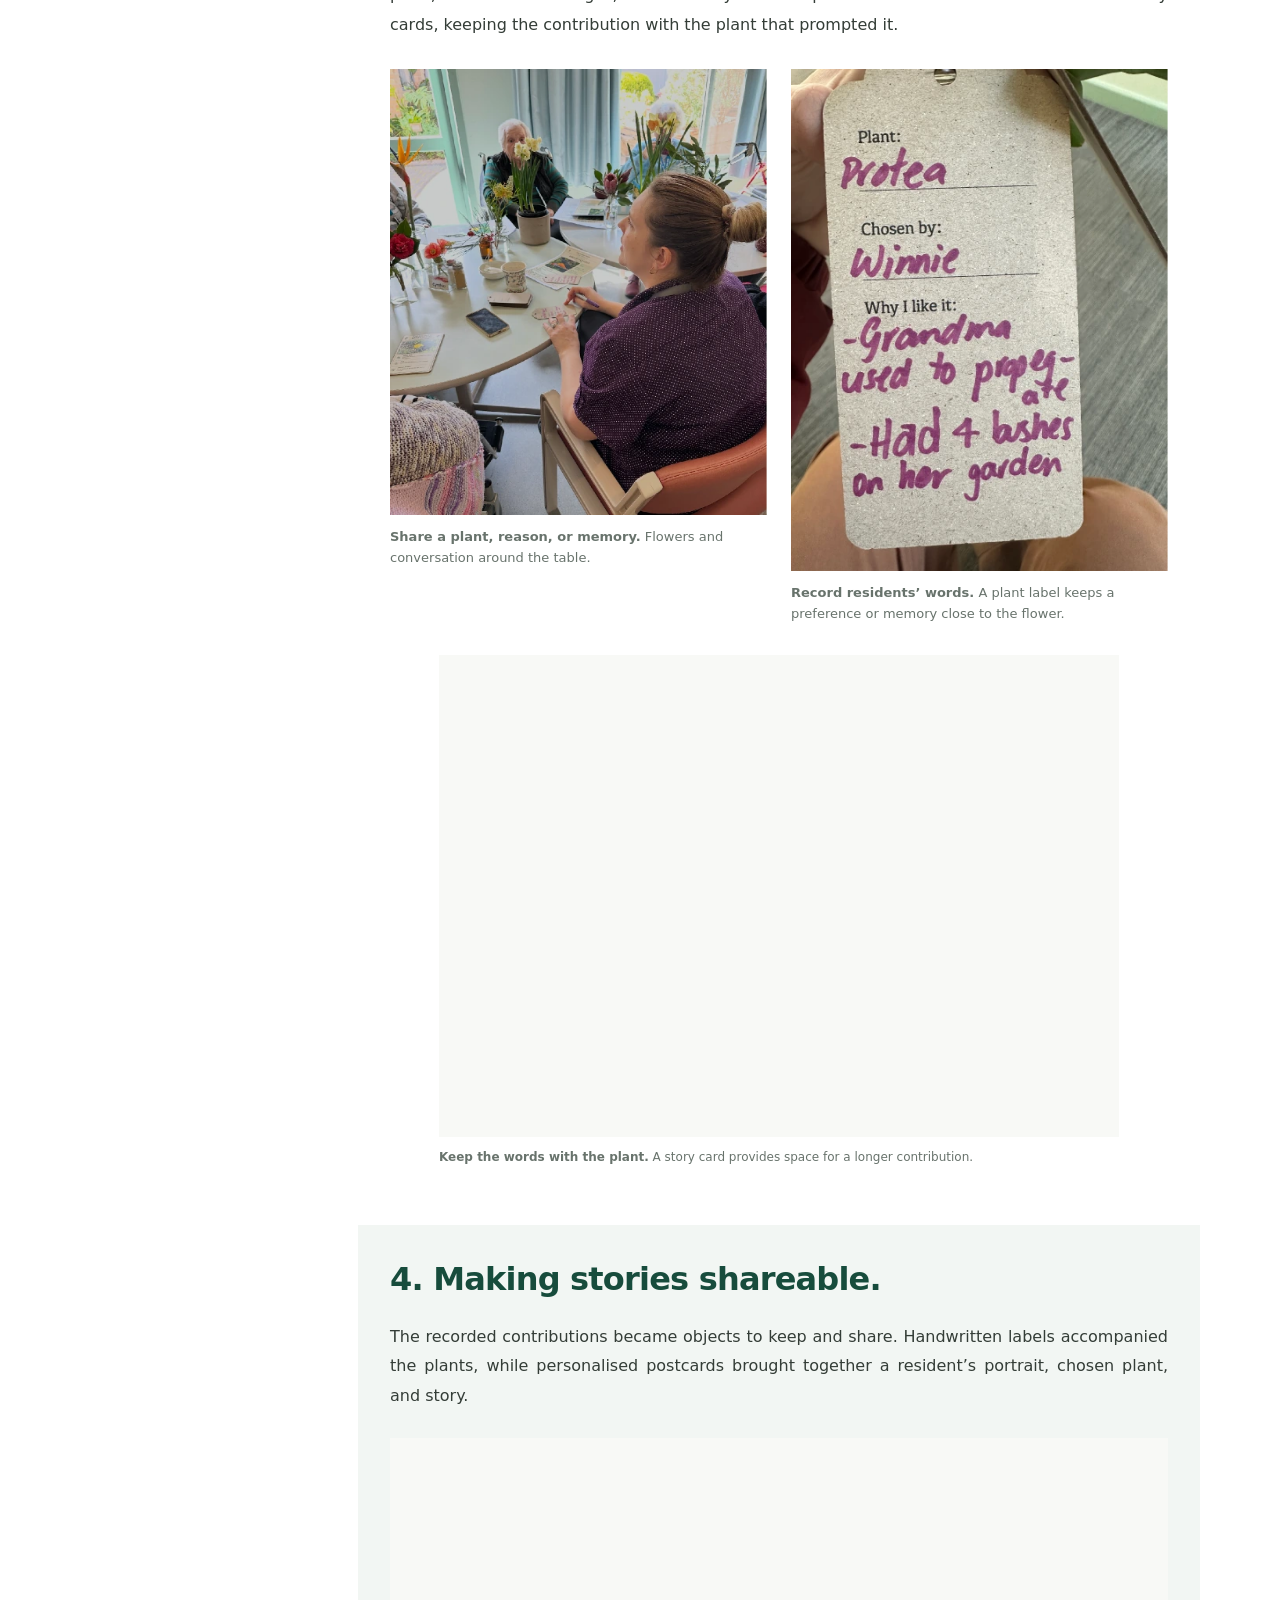
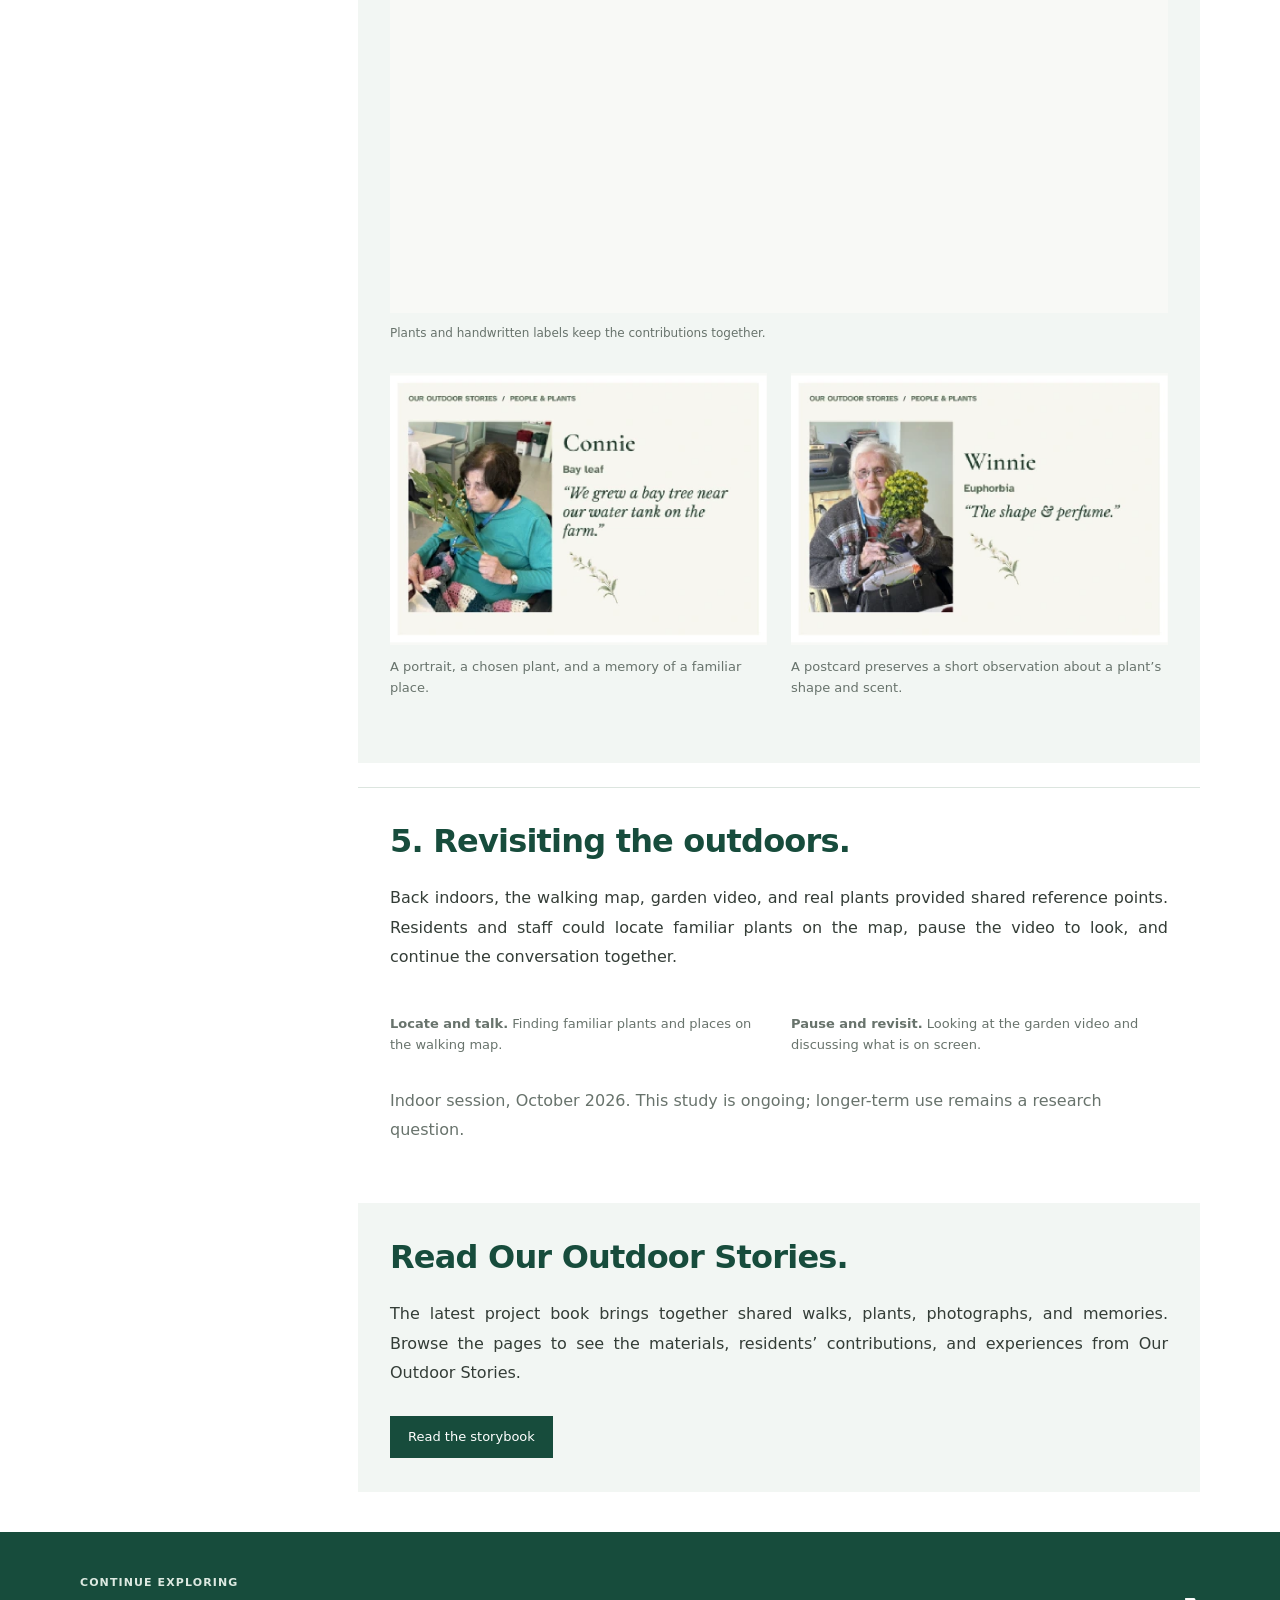
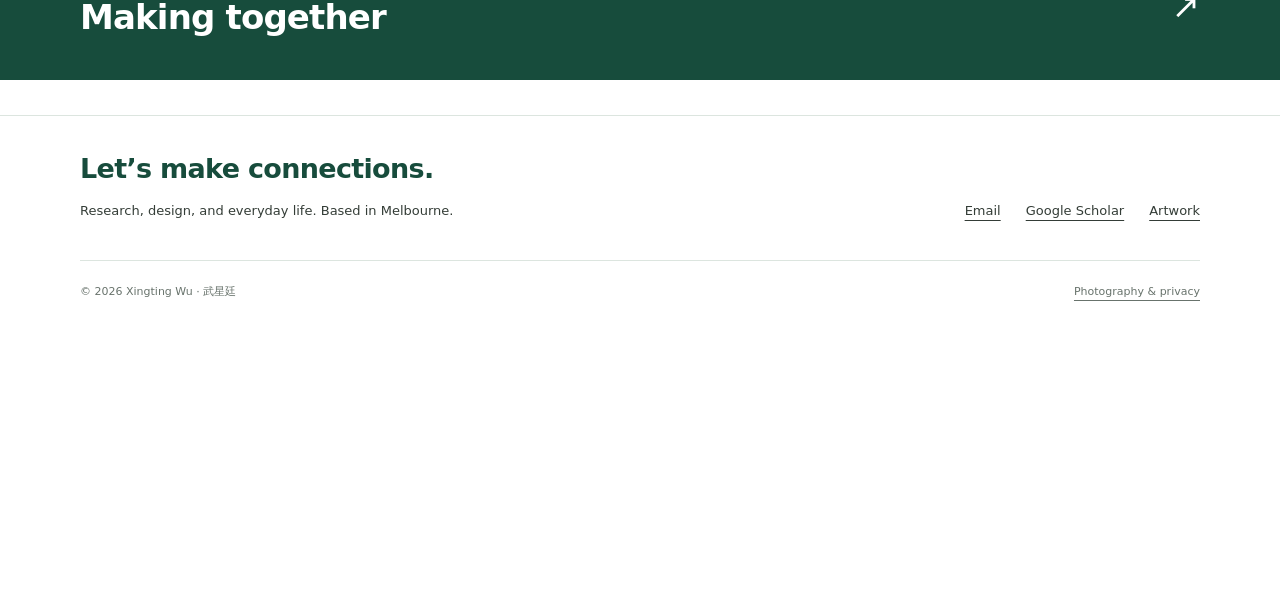
<file: outdoor-stories.html>
<!doctype html>
<html lang="en"><head><meta charset="utf-8"><meta name="viewport" content="width=device-width, initial-scale=1">
<title>Xingting Wu</title><meta name="description" content="Connecting outdoor walks with daily life: from design materials and shared walks to recorded stories, postcards, and conversations indoors.">
<meta name="theme-color" content="#ffffff"><link rel="canonical" href="https://www.xingtingwu.com/outdoor-stories.html">
<meta property="og:type" content="website"><meta property="og:title" content="Our Outdoor Stories. · Xingting Wu"><meta property="og:description" content="Connecting outdoor walks with daily life: from design materials and shared walks to recorded stories, postcards, and conversations indoors."><meta property="og:url" content="https://www.xingtingwu.com/outdoor-stories.html"><meta property="og:image" content="https://www.xingtingwu.com/assets/images/garden-map.webp">
<link rel="icon" href="favicon.ico" sizes="16x16 32x32 48x48 64x64 128x128"><link rel="icon" href="favicon.png" type="image/png" sizes="128x128"><link rel="stylesheet" href="assets/site.css"><link rel="stylesheet" href="assets/minimal.css?v=0a9ab9b288fd"><script defer src="assets/site.js?v=ad79374cad97"></script><script defer src="assets/motion.js"></script>
<noscript><style>@media(max-width:760px){.site-header{position:static}.header-inner{height:auto;display:block;padding-block:20px}.nav{display:flex;position:static;padding:15px 0 0;flex-direction:row;flex-wrap:wrap;border:0;gap:15px}.nav .contact-link{margin:0}}</style></noscript>
</head><body class="page-outdoor-stories"><a class="skip" href="#main">Skip to content</a>
<header class="site-header"><div class="wrap header-inner"><a class="brand" href="index.html" aria-label="Xingting Wu, home"><span>Xingting Wu <span class="chinese" lang="zh">武星廷</span></span></a>
<button class="menu-toggle" aria-expanded="false" aria-controls="main-nav" hidden>Menu <span aria-hidden="true">☰</span></button><nav class="nav" id="main-nav" aria-label="Main navigation"><a href="index.html">Home</a><a href="research.html" aria-current="page">Research</a><a href="publications.html">Publications</a><a href="practice.html">Practice</a><a class="contact-link" href="contact.html">Get in touch</a></nav></div></header>
<main id="main"><div class="page-shell"><div class="project-intro-split"><div class="page-head"><a class="bread" href="research.html">← All research</a><span class="eyebrow">PhD research / Study 4 · Ongoing</span><h1>Our Outdoor<br><em>Stories.</em></h1><p class="lead">Connecting outdoor walks with daily life: from design materials and shared walks to recorded stories, postcards, and conversations indoors.</p><dl class="project-meta"><div><dt>When</dt><dd>2026 · Ongoing</dd></div><div><dt>Context</dt><dd>Residential aged care</dd></div><div><dt>Focus</dt><dd>Walking · Sharing stories · Revisiting experiences</dd></div></dl></div><figure class="project-intro-photo"><a class="zoom-link" href="assets/images/stories-garden-hero.webp" data-image data-caption="Residents and a care staff member together in the garden, 30 October 2026." aria-label="Enlarge image: Residents and a care staff member together in the garden, with two residents holding roses"><img src="assets/images/stories-garden-hero.webp" srcset="assets/images/stories-garden-hero-small.webp 800w, assets/images/stories-garden-hero-medium.webp 1600w, assets/images/stories-garden-hero.webp 2400w" sizes="(max-width: 760px) calc(100vw - 40px), (max-width: 1232px) 44vw, 495px" alt="Residents and a care staff member together in the garden, with two residents holding roses" width="2400" height="1800" class="" loading="eager" fetchpriority="high" decoding="async"></a><figcaption class="caption">Residents and a care staff member together in the garden, 30 October 2026.</figcaption></figure></div><div class="article-layout"><aside class="toc" aria-label="On this page"><span class="eyebrow">In this project</span><a href="#design-materials">1. Design materials.</a><a href="#map-and-play">2. Walking together.</a><a href="#many-ways">3. Sharing and recording.</a><a href="#plant-stories">4. Making stories shareable.</a><a href="#map-in-use">5. Revisiting the outdoors.</a><a href="#storybook">Read Our Outdoor Stories.</a></aside><div class="prose"><section id="design-materials"><h2>1. Design materials.</h2><span id="starting-point"></span><p>How can design materials support engagement beyond our visits? The materials pair a card to carry on a walk with information placed beside a plant.</p><div class="photo-sequence documentary study-materials"><figure class=""><a class="zoom-link" href="assets/images/stories-treasure-card.webp" data-image data-caption="Treasure hunt card. A portable invitation to find a plant, compare its photograph, and notice its details." aria-label="Enlarge image: Grevillea treasure hunt card with a plant photograph and prompts to look, try, and think"><img src="assets/images/stories-treasure-card.webp" alt="Grevillea treasure hunt card with a plant photograph and prompts to look, try, and think" width="342" height="513" class="" loading="lazy" decoding="async"></a><figcaption class="caption"><strong>Treasure hunt card.</strong> A portable invitation to find a plant, compare its photograph, and notice its details.</figcaption></figure><figure class=""><a class="zoom-link" href="assets/images/stories-plant-info-card.webp" data-image data-caption="Plant information card. Placed beside the plant to help confirm its name, explore a detail, and start a conversation." aria-label="Enlarge image: Grevillea plant information card with its name, photograph, and prompts for conversation"><img src="assets/images/stories-plant-info-card.webp" alt="Grevillea plant information card with its name, photograph, and prompts for conversation" width="342" height="513" class="" loading="lazy" decoding="async"></a><figcaption class="caption"><strong>Plant information card.</strong> Placed beside the plant to help confirm its name, explore a detail, and start a conversation.</figcaption></figure></div><p>Care staff support the activity by helping people use the cards, look at the plants, and talk about what they notice.</p></section><section id="map-and-play"><h2>2. Walking together.</h2><p>We began at the café with “Can You Find It?” cards, then took them outside. The photographs follow one walk, from preparing to leave to pausing and looking closely together.</p><div class="photo-sequence documentary"><figure class=""><a class="zoom-link" href="assets/images/stories-walk-cards.webp" data-image data-caption="Ready to set off. Looking at the cards at the café before going outside." aria-label="Enlarge image: A resident and companion holding printed plant-finding cards before a walk"><img src="assets/images/stories-walk-cards.webp" srcset="assets/images/stories-walk-cards-small.webp 600w, assets/images/stories-walk-cards.webp 1200w" sizes="(max-width: 760px) calc(100vw - 40px), (max-width: 1050px) 65vw, 850px" alt="A resident and companion holding printed plant-finding cards before a walk" width="1200" height="1600" class="" loading="lazy" decoding="async"></a><figcaption class="caption"><strong>Ready to set off.</strong> Looking at the cards at the café before going outside.</figcaption></figure><figure class=""><a class="zoom-link" href="assets/images/stories-walk-blossom.webp" data-image data-caption="Noticing blossom. Pausing beneath the flowering tree to look together." aria-label="Enlarge image: A resident and care staff member pausing beneath a flowering tree"><img src="assets/images/stories-walk-blossom.webp" srcset="assets/images/stories-walk-blossom-small.webp 600w, assets/images/stories-walk-blossom.webp 1200w" sizes="(max-width: 760px) calc(100vw - 40px), (max-width: 1050px) 65vw, 850px" alt="A resident and care staff member pausing beneath a flowering tree" width="1200" height="1600" class="" loading="lazy" decoding="async"></a><figcaption class="caption"><strong>Noticing blossom.</strong> Pausing beneath the flowering tree to look together.</figcaption></figure><figure class=""><a class="zoom-link" href="assets/images/stories-walk-looking.webp" data-image data-caption="Cards along the way. Holding the picture beside the plant and comparing what we see." aria-label="Enlarge image: Care staff supporting residents to compare a plant photograph with the living plant"><img src="assets/images/stories-walk-looking.webp" srcset="assets/images/stories-walk-looking-small.webp 600w, assets/images/stories-walk-looking.webp 1200w" sizes="(max-width: 760px) calc(100vw - 40px), (max-width: 1050px) 65vw, 850px" alt="Care staff supporting residents to compare a plant photograph with the living plant" width="1200" height="1600" class="" loading="lazy" decoding="async"></a><figcaption class="caption"><strong>Cards along the way.</strong> Holding the picture beside the plant and comparing what we see.</figcaption></figure><figure class=""><a class="zoom-link" href="assets/images/stories-walk-leaf.webp" data-image data-caption="A leaf in hand. Taking a closer look, with the activity cards nearby." aria-label="Enlarge image: A resident holding a leaf with the activity cards nearby"><img src="assets/images/stories-walk-leaf.webp" srcset="assets/images/stories-walk-leaf-small.webp 600w, assets/images/stories-walk-leaf.webp 1200w" sizes="(max-width: 760px) calc(100vw - 40px), (max-width: 1050px) 65vw, 850px" alt="A resident holding a leaf with the activity cards nearby" width="1200" height="1600" class="" loading="lazy" decoding="async"></a><figcaption class="caption"><strong>A leaf in hand.</strong> Taking a closer look, with the activity cards nearby.</figcaption></figure></div><p class="note">Walking activity, 4 September 2026 · Martin Luther Homes.</p></section><section id="many-ways"><h2>3. Sharing and recording.</h2><span id="plant-choices"></span><p>Plants collected outdoors became prompts for indoor conversation. Residents shared a chosen plant, a reason for liking it, or a memory. Staff helped record their words on labels and story cards, keeping the contribution with the plant that prompted it.</p><div class="photo-sequence documentary"><figure class=""><a class="zoom-link" href="assets/images/stories-sharing-recording.webp" data-image data-caption="Share a plant, reason, or memory. Flowers and conversation around the table." aria-label="Enlarge image: A care staff member writing during a conversation with residents around a table of flowers"><img src="assets/images/stories-sharing-recording.webp" alt="A care staff member writing during a conversation with residents around a table of flowers" width="482" height="570" class="" loading="lazy" decoding="async"></a><figcaption class="caption"><strong>Share a plant, reason, or memory.</strong> Flowers and conversation around the table.</figcaption></figure><figure class=""><a class="zoom-link" href="assets/images/stories-recorded-label.webp" data-image data-caption="Record residents’ words. A plant label keeps a preference or memory close to the flower." aria-label="Enlarge image: A handwritten plant label recording a resident’s memory of proteas in a family garden"><img src="assets/images/stories-recorded-label.webp" alt="A handwritten plant label recording a resident’s memory of proteas in a family garden" width="428" height="570" class="" loading="lazy" decoding="async"></a><figcaption class="caption"><strong>Record residents’ words.</strong> A plant label keeps a preference or memory close to the flower.</figcaption></figure></div><figure class="recorded-story"><a class="zoom-link" href="assets/images/stories-written-memory.webp" data-image data-caption="Keep the words with the plant. A story card provides space for a longer contribution." aria-label="Enlarge image: A completed bay leaf story card recording a memory about a tree on a farm"><img src="assets/images/stories-written-memory.webp" srcset="assets/images/stories-written-memory-small.webp 800w, assets/images/stories-written-memory.webp 808w" sizes="(max-width: 760px) calc(100vw - 40px), (max-width: 1050px) 65vw, 850px" alt="A completed bay leaf story card recording a memory about a tree on a farm" width="808" height="573" class="" loading="lazy" decoding="async"></a><figcaption class="caption"><strong>Keep the words with the plant.</strong> A story card provides space for a longer contribution.</figcaption></figure></section><section id="plant-stories"><h2>4. Making stories shareable.</h2><p>The recorded contributions became objects to keep and share. Handwritten labels accompanied the plants, while personalised postcards brought together a resident’s portrait, chosen plant, and story.</p><figure class=""><a class="zoom-link" href="assets/images/stories-plant-labels.webp" data-image data-caption="Plants and handwritten labels keep the contributions together." aria-label="Enlarge image: Three plants with handwritten labels recording residents’ preferences and memories"><img src="assets/images/stories-plant-labels.webp" srcset="assets/images/stories-plant-labels-small.webp 800w, assets/images/stories-plant-labels.webp 1040w" sizes="(max-width: 760px) calc(100vw - 40px), (max-width: 1050px) 65vw, 850px" alt="Three plants with handwritten labels recording residents’ preferences and memories" width="1040" height="635" class="" loading="lazy" decoding="async"></a><figcaption class="caption">Plants and handwritten labels keep the contributions together.</figcaption></figure><div class="photo-sequence documentary study-postcards"><figure class=""><a class="zoom-link" href="assets/images/stories-postcard-bay-leaf.webp" data-image data-caption="A portrait, a chosen plant, and a memory of a familiar place." aria-label="Enlarge image: A personalised postcard pairing a resident’s portrait with a memory of a bay tree"><img src="assets/images/stories-postcard-bay-leaf.webp" alt="A personalised postcard pairing a resident’s portrait with a memory of a bay tree" width="460" height="332" class="" loading="lazy" decoding="async"></a><figcaption class="caption">A portrait, a chosen plant, and a memory of a familiar place.</figcaption></figure><figure class=""><a class="zoom-link" href="assets/images/stories-postcard-euphorbia.webp" data-image data-caption="A postcard preserves a short observation about a plant’s shape and scent." aria-label="Enlarge image: A personalised postcard pairing a resident’s portrait with a comment about euphorbia"><img src="assets/images/stories-postcard-euphorbia.webp" alt="A personalised postcard pairing a resident’s portrait with a comment about euphorbia" width="460" height="332" class="" loading="lazy" decoding="async"></a><figcaption class="caption">A postcard preserves a short observation about a plant’s shape and scent.</figcaption></figure></div></section><section id="map-in-use"><h2>5. Revisiting the outdoors.</h2><p>Back indoors, the walking map, garden video, and real plants provided shared reference points. Residents and staff could locate familiar plants on the map, pause the video to look, and continue the conversation together.</p><div class="photo-sequence documentary"><figure class=""><a class="zoom-link" href="assets/images/stories-map-conversation.webp" data-image data-caption="Locate and talk. Finding familiar plants and places on the walking map." aria-label="Enlarge image: Residents and care staff looking together at a circular walking map beside a screen showing the garden"><img src="assets/images/stories-map-conversation.webp" srcset="assets/images/stories-map-conversation-small.webp 800w, assets/images/stories-map-conversation.webp 1600w" sizes="(max-width: 760px) calc(100vw - 40px), (max-width: 1050px) 65vw, 850px" alt="Residents and care staff looking together at a circular walking map beside a screen showing the garden" width="1600" height="1200" class="" loading="lazy" decoding="async"></a><figcaption class="caption"><strong>Locate and talk.</strong> Finding familiar plants and places on the walking map.</figcaption></figure><figure class=""><a class="zoom-link" href="assets/images/stories-video-conversation.webp" data-image data-caption="Pause and revisit. Looking at the garden video and discussing what is on screen." aria-label="Enlarge image: Residents and care staff gathered around the map while a garden video plays on a large screen"><img src="assets/images/stories-video-conversation.webp" srcset="assets/images/stories-video-conversation-small.webp 800w, assets/images/stories-video-conversation.webp 1600w" sizes="(max-width: 760px) calc(100vw - 40px), (max-width: 1050px) 65vw, 850px" alt="Residents and care staff gathered around the map while a garden video plays on a large screen" width="1600" height="1200" class="" loading="lazy" decoding="async"></a><figcaption class="caption"><strong>Pause and revisit.</strong> Looking at the garden video and discussing what is on screen.</figcaption></figure></div><p class="note">Indoor session, October 2026. This study is ongoing; longer-term use remains a research question.</p></section><section id="storybook"><h2>Read Our Outdoor Stories.</h2><span id="continuity"></span><p>The latest project book brings together shared walks, plants, photographs, and memories. Browse the pages to see the materials, residents’ contributions, and experiences from Our Outdoor Stories.</p><div class="actions"><a class="button" href="https://heyzine.com/flip-book/990e984dee.html">Read the storybook</a></div></section></div></div><a class="next-project" href="crafting.html"><div><span class="eyebrow">Continue exploring</span><h2>Making together</h2></div><span class="arrow" aria-hidden="true">↗</span></a></div></main>
<footer class="site-footer"><div class="wrap"><div class="footer-main"><div><span class="eyebrow">A conversation starts somewhere</span><h2>Let’s make connections.</h2><p>Research, design, and everyday life. Based in Melbourne.</p></div><div class="footer-links"><a href="mailto:xingtingwu@swin.edu.au">Email</a><a href="https://scholar.google.com/citations?user=hHaTofQAAAAJ&hl=en">Google Scholar</a><a href="https://xhslink.com/m/4sUuQcr9thK">Artwork</a></div></div><div class="footer-bottom"><span>© 2026 Xingting Wu · <span lang="zh">武星廷</span></span><a href="privacy.html">Photography &amp; privacy</a></div></div></footer>
<dialog class="lightbox" id="image-dialog" aria-label="Enlarged project photograph"><button type="button" aria-label="Close image">✕</button><img alt=""><p></p></dialog>
</body></html>
</file>
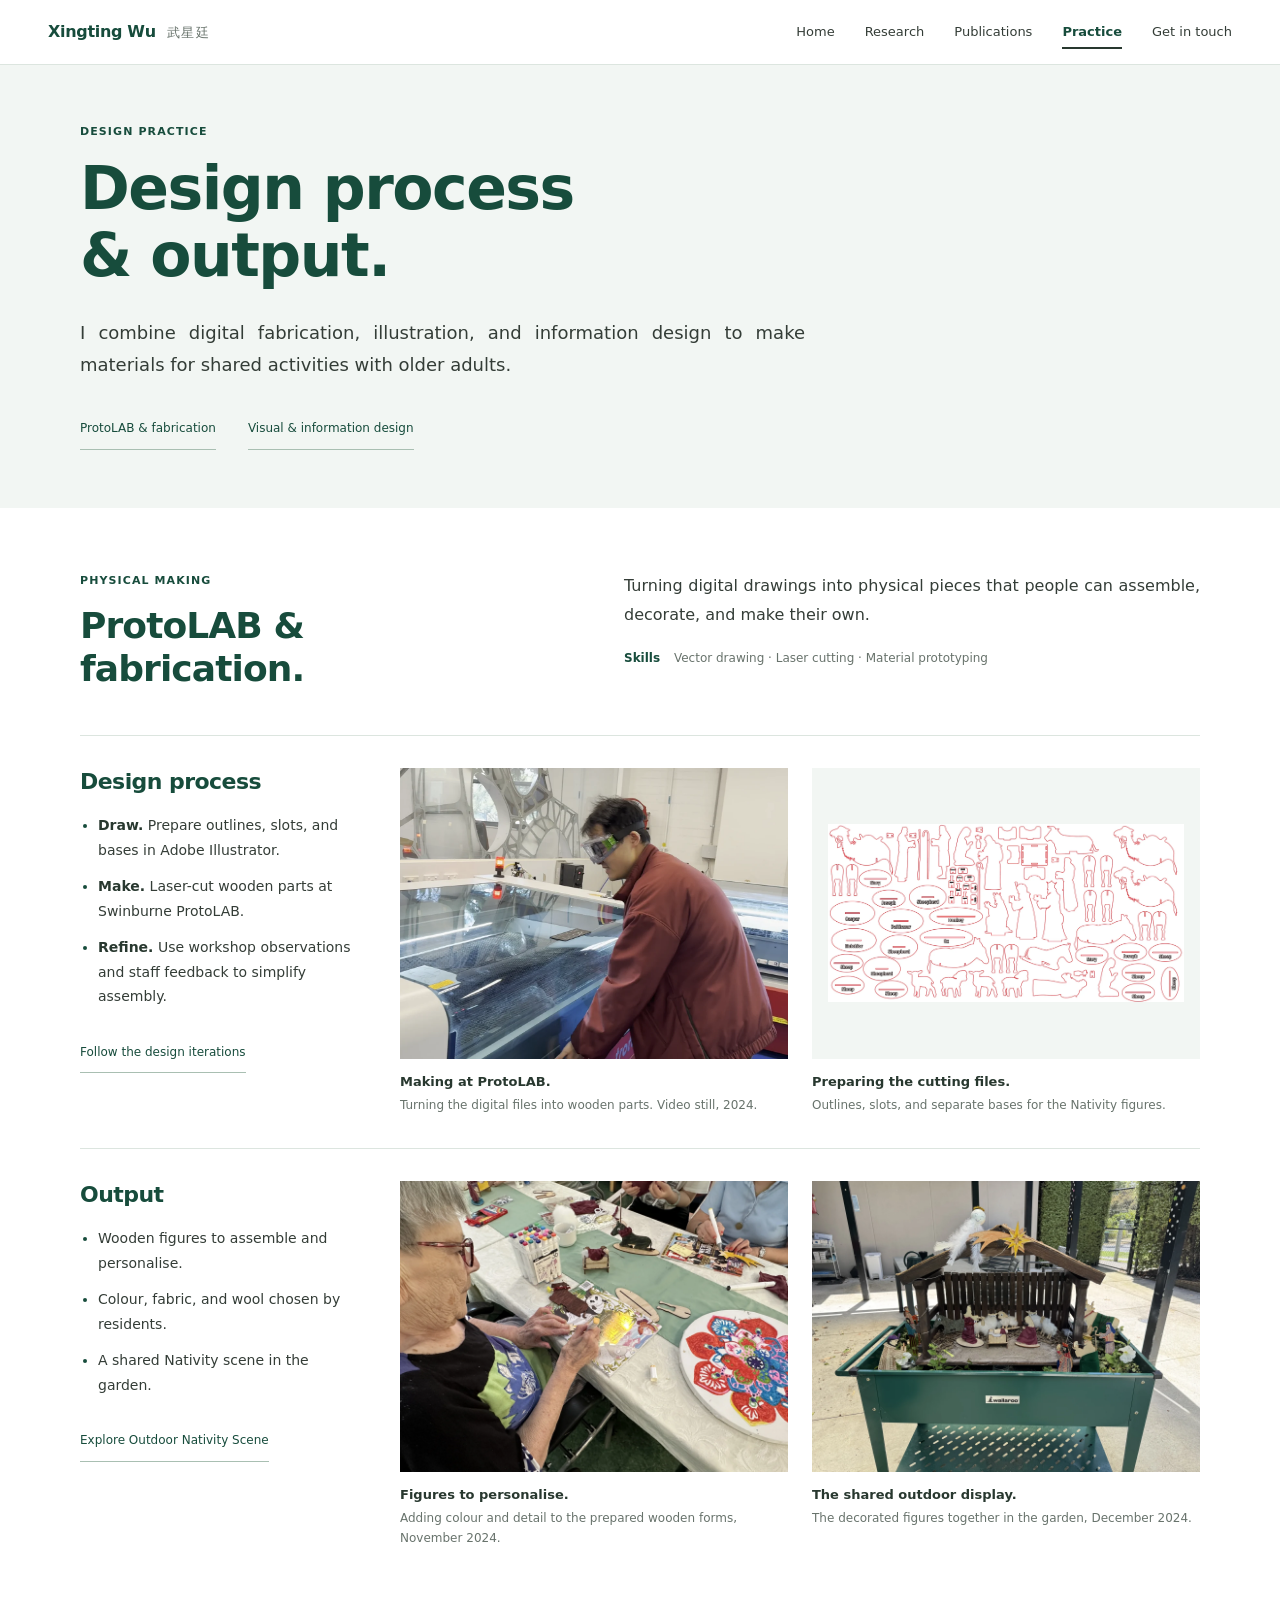
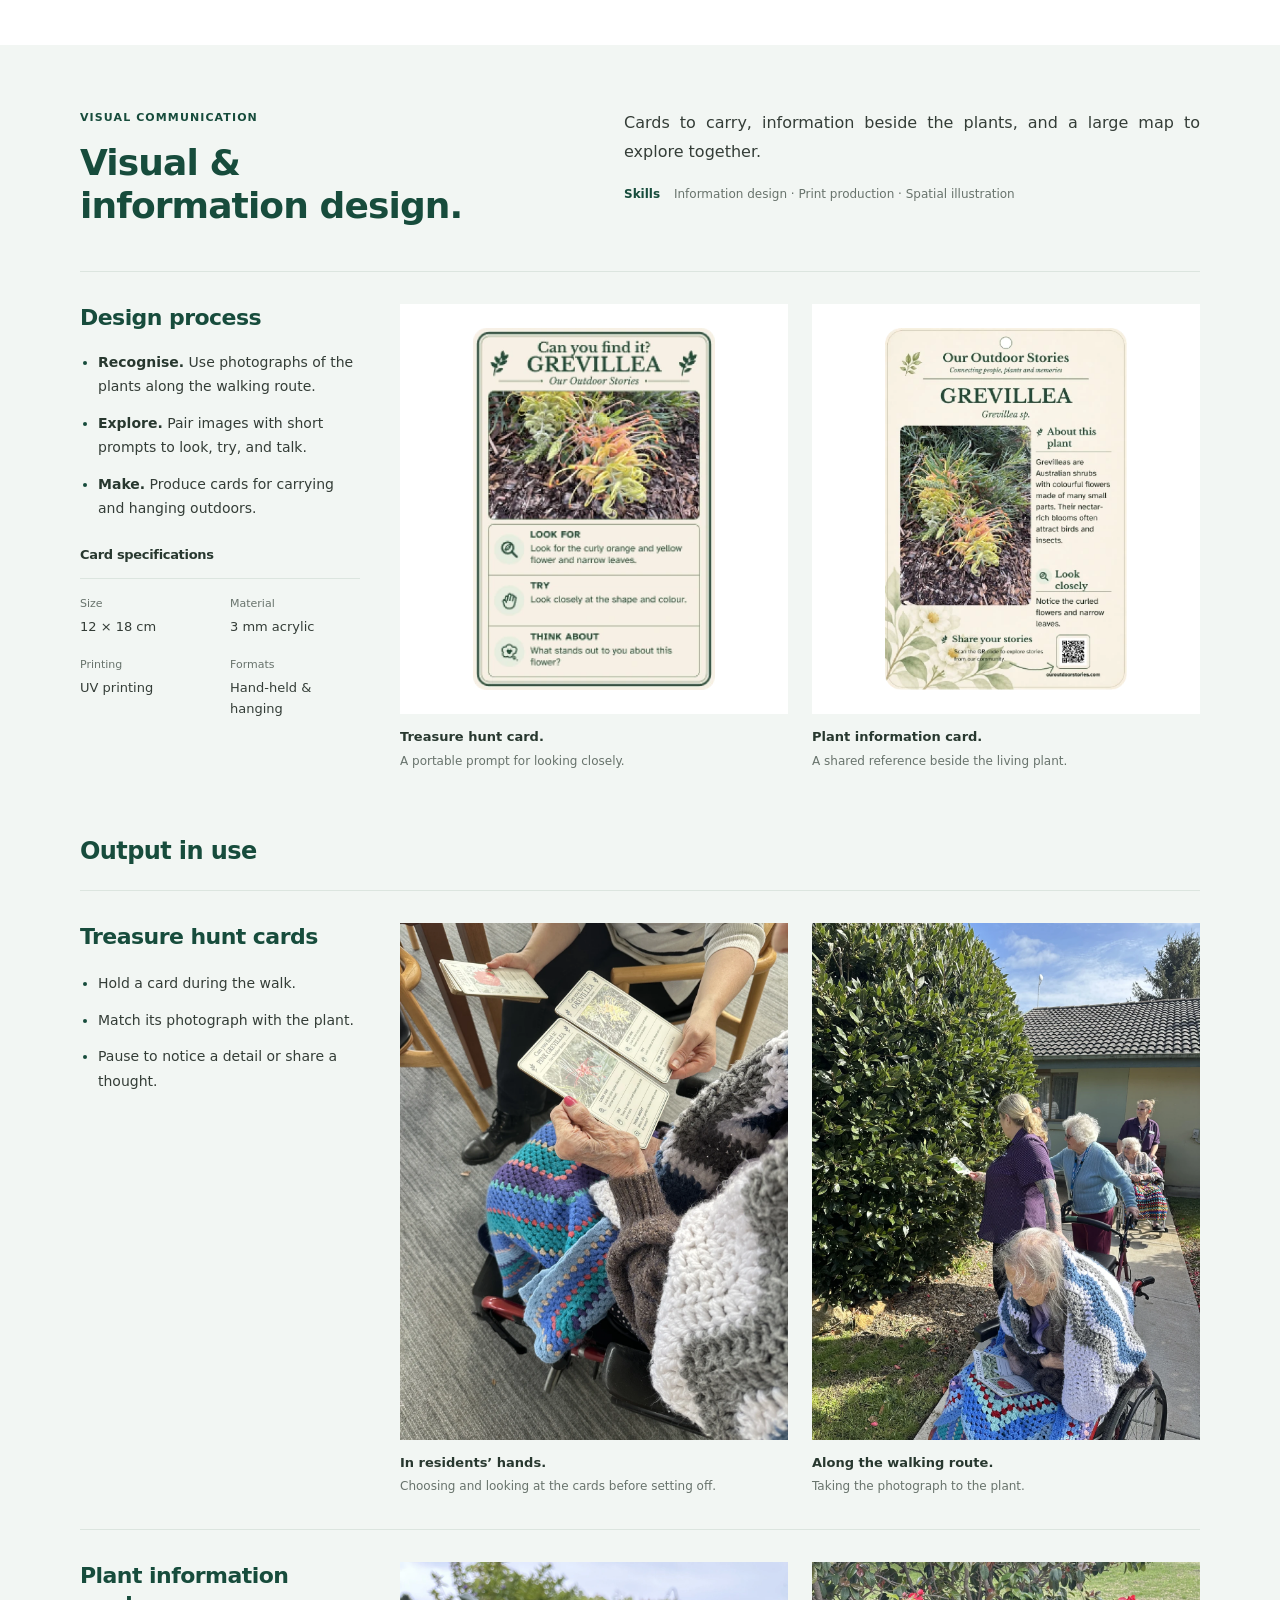
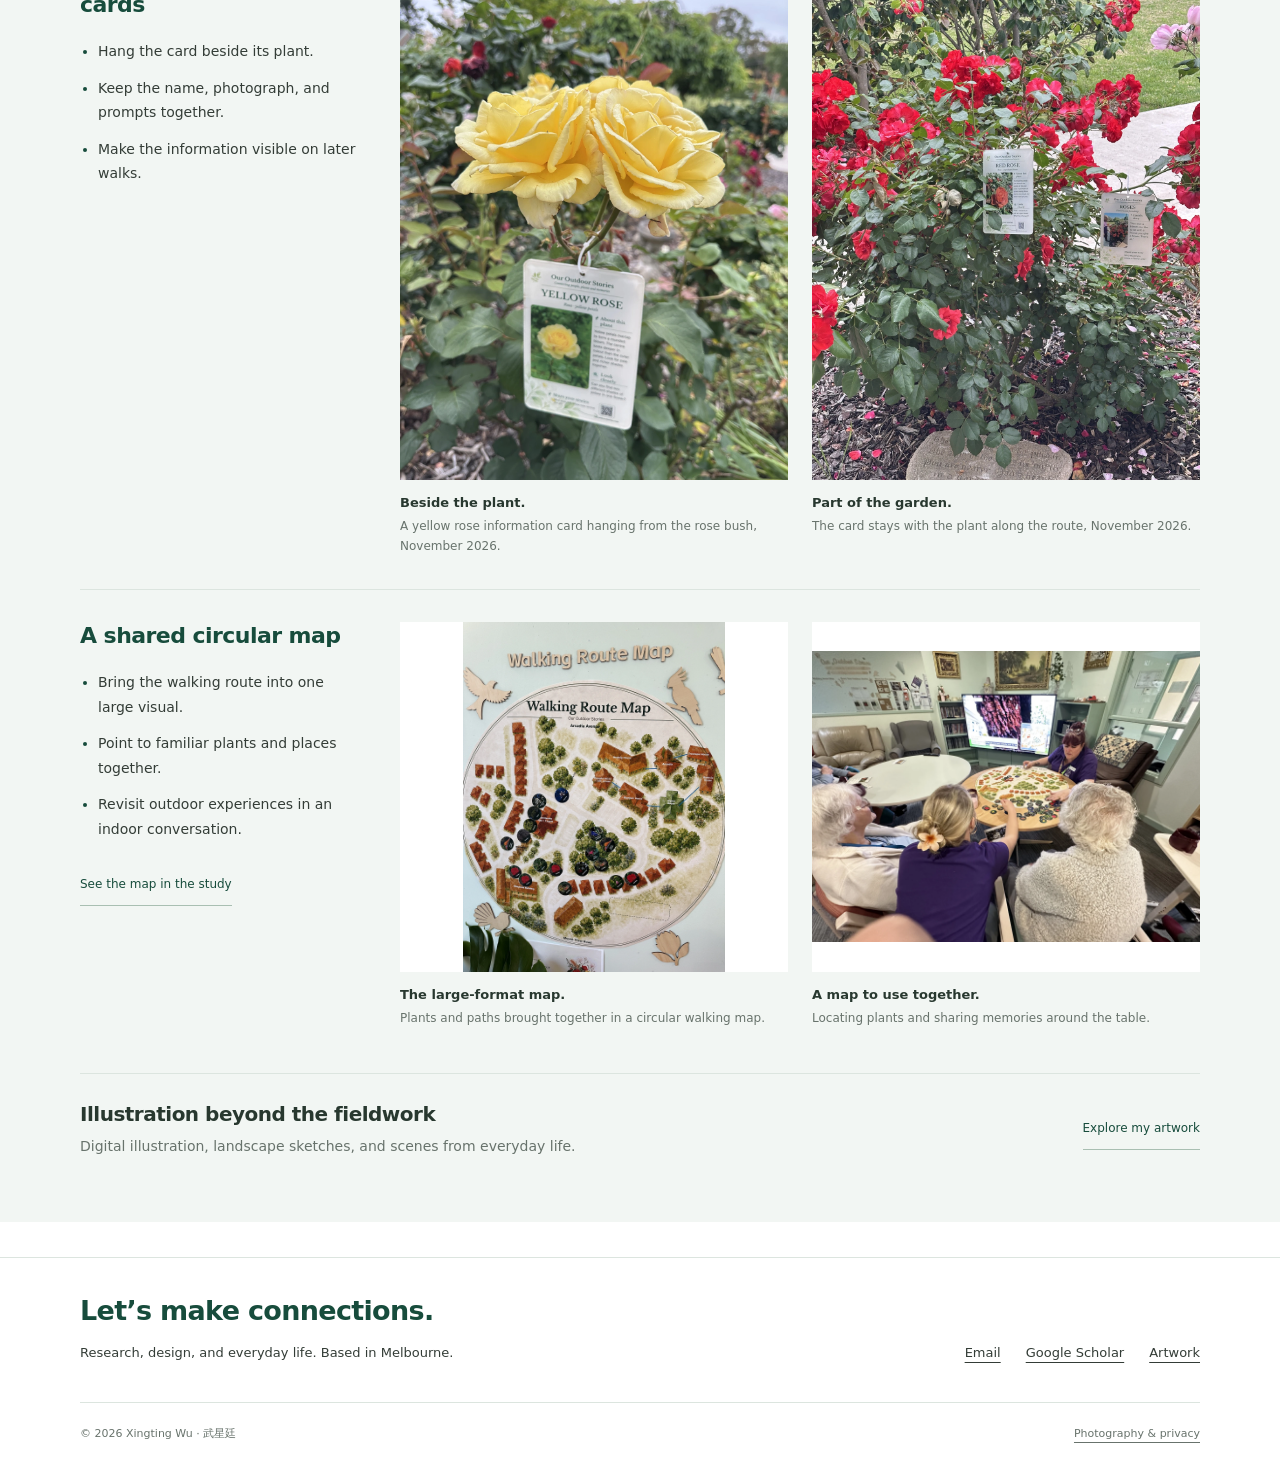
<file: practice.html>
<!doctype html>
<html lang="en"><head><meta charset="utf-8"><meta name="viewport" content="width=device-width, initial-scale=1">
<title>Xingting Wu</title><meta name="description" content="Xingting Wu’s design process and outputs: ProtoLAB fabrication, participatory making, illustration, garden maps, and printed storytelling materials.">
<meta name="theme-color" content="#ffffff"><link rel="canonical" href="https://www.xingtingwu.com/practice.html">
<meta property="og:type" content="website"><meta property="og:title" content="Design practice · Xingting Wu"><meta property="og:description" content="Xingting Wu’s design process and outputs: ProtoLAB fabrication, participatory making, illustration, garden maps, and printed storytelling materials."><meta property="og:url" content="https://www.xingtingwu.com/practice.html"><meta property="og:image" content="https://www.xingtingwu.com/assets/images/garden-map.webp">
<link rel="icon" href="favicon.ico" sizes="16x16 32x32 48x48 64x64 128x128"><link rel="icon" href="favicon.png" type="image/png" sizes="128x128"><link rel="stylesheet" href="assets/site.css"><link rel="stylesheet" href="assets/minimal.css?v=0a9ab9b288fd"><script defer src="assets/site.js?v=ad79374cad97"></script><script defer src="assets/motion.js"></script>
<noscript><style>@media(max-width:760px){.site-header{position:static}.header-inner{height:auto;display:block;padding-block:20px}.nav{display:flex;position:static;padding:15px 0 0;flex-direction:row;flex-wrap:wrap;border:0;gap:15px}.nav .contact-link{margin:0}}</style></noscript>
</head><body class="page-practice"><a class="skip" href="#main">Skip to content</a>
<header class="site-header"><div class="wrap header-inner"><a class="brand" href="index.html" aria-label="Xingting Wu, home"><span>Xingting Wu <span class="chinese" lang="zh">武星廷</span></span></a>
<button class="menu-toggle" aria-expanded="false" aria-controls="main-nav" hidden>Menu <span aria-hidden="true">☰</span></button><nav class="nav" id="main-nav" aria-label="Main navigation"><a href="index.html">Home</a><a href="research.html">Research</a><a href="publications.html">Publications</a><a href="practice.html" aria-current="page">Practice</a><a class="contact-link" href="contact.html">Get in touch</a></nav></div></header>
<main id="main"><div class="page-shell"><div class="page-head"><span class="eyebrow">Design practice</span><h1>Design process<br><em>&amp; output.</em></h1><p class=lead>I combine digital fabrication, illustration, and information design to make materials for shared activities with older adults.</p><nav class="practice-index" aria-label="Practice areas"><a class="text-link" href="#making-process">ProtoLAB &amp; fabrication</a><a class="text-link" href="#materials">Visual &amp; information design</a></nav></div>
<section class="practice-domain practice-fabrication" id="making-process" aria-labelledby="fabrication-heading">
<header class="practice-domain-head"><div><span class="eyebrow">Physical making</span><h2 id="fabrication-heading">ProtoLAB &amp;<br> fabrication.</h2></div><div><p>Turning digital drawings into physical pieces that people can assemble, decorate, and make their own.</p><p class="practice-skills"><strong>Skills</strong> Vector drawing · Laser cutting · Material prototyping</p></div></header>
<div class="practice-phase"><div class="practice-phase-copy"><h3>Design process</h3><ul class="practice-points"><li><strong>Draw.</strong> Prepare outlines, slots, and bases in Adobe Illustrator.</li><li><strong>Make.</strong> Laser-cut wooden parts at Swinburne ProtoLAB.</li><li><strong>Refine.</strong> Use workshop observations and staff feedback to simplify assembly.</li></ul><a class="text-link" href="crafting.html#iteration">Follow the design iterations</a></div><div class="practice-evidence practice-pair">
<figure class="practice-photo"><a class="zoom-link" href="assets/images/protolab-making.webp" data-image data-caption="Making at ProtoLAB. Turning the digital files into wooden parts. Video still, 2024." aria-label="Enlarge image: Xingting Wu preparing wooden components at the laser cutter in Swinburne ProtoLAB"><img src="assets/images/protolab-making.webp" alt="Xingting Wu preparing wooden components at the laser cutter in Swinburne ProtoLAB" width="1600" height="900" class="" loading="eager" fetchpriority="high" decoding="async"></a><figcaption class="caption"><strong>Making at ProtoLAB.</strong> Turning the digital files into wooden parts. Video still, 2024.</figcaption></figure>
<figure class="practice-sheet"><a class="zoom-link" href="assets/images/nativity-cut-layout.webp" data-image data-caption="Preparing the cutting files. Outlines, slots, and separate bases for the Nativity figures." aria-label="Enlarge image: Digital outlines of Nativity figures, slots and bases prepared for laser cutting"><img src="assets/images/nativity-cut-layout.webp" alt="Digital outlines of Nativity figures, slots and bases prepared for laser cutting" width="1600" height="799" class="" loading="lazy" decoding="async"></a><figcaption class="caption"><strong>Preparing the cutting files.</strong> Outlines, slots, and separate bases for the Nativity figures.</figcaption></figure>
</div></div>
<div class="practice-phase"><div class="practice-phase-copy"><h3>Output</h3><ul class="practice-points"><li>Wooden figures to assemble and personalise.</li><li>Colour, fabric, and wool chosen by residents.</li><li>A shared Nativity scene in the garden.</li></ul><a class="text-link" href="crafting.html">Explore Outdoor Nativity Scene</a></div><div class="practice-evidence practice-pair">
<figure class="practice-photo"><a class="zoom-link" href="assets/images/craft-decorating-figure.webp" data-image data-caption="Figures to personalise. Adding colour and detail to the prepared wooden forms, November 2024." aria-label="Enlarge image: A resident decorating a wooden Nativity figure with craft materials"><img src="assets/images/craft-decorating-figure.webp" srcset="assets/images/craft-decorating-figure-small.webp 800w, assets/images/craft-decorating-figure.webp 1600w" sizes="(max-width: 760px) calc(100vw - 40px), (max-width: 1050px) 65vw, 850px" alt="A resident decorating a wooden Nativity figure with craft materials" width="1600" height="1200" class="" loading="lazy" decoding="async"></a><figcaption class="caption"><strong>Figures to personalise.</strong> Adding colour and detail to the prepared wooden forms, November 2024.</figcaption></figure>
<figure class="practice-photo"><a class="zoom-link" href="assets/images/nativity-finished.webp" data-image data-caption="The shared outdoor display. The decorated figures together in the garden, December 2024." aria-label="Enlarge image: Completed Nativity scene with residents’ decorated wooden figures in a raised garden bed"><img src="assets/images/nativity-finished.webp" alt="Completed Nativity scene with residents’ decorated wooden figures in a raised garden bed" width="1600" height="1200" class="" loading="lazy" decoding="async"></a><figcaption class="caption"><strong>The shared outdoor display.</strong> The decorated figures together in the garden, December 2024.</figcaption></figure>
</div></div></section>
<section class="practice-domain practice-visual" id="materials" aria-labelledby="visual-design-heading">
<header class="practice-domain-head"><div><span class="eyebrow">Visual communication</span><h2 id="visual-design-heading">Visual &amp;<br> information design.</h2></div><div><p>Cards to carry, information beside the plants, and a large map to explore together.</p><p class="practice-skills"><strong>Skills</strong> Information design · Print production · Spatial illustration</p></div></header>
<div class="practice-phase"><div class="practice-phase-copy"><h3>Design process</h3><ul class="practice-points"><li><strong>Recognise.</strong> Use photographs of the plants along the walking route.</li><li><strong>Explore.</strong> Pair images with short prompts to look, try, and talk.</li><li><strong>Make.</strong> Produce cards for carrying and hanging outdoors.</li></ul><h4 class="material-spec-heading">Card specifications</h4><dl class="practice-material-spec"><div><dt>Size</dt><dd>12 × 18 cm</dd></div><div><dt>Material</dt><dd>3 mm acrylic</dd></div><div><dt>Printing</dt><dd>UV printing</dd></div><div><dt>Formats</dt><dd>Hand-held &amp; hanging</dd></div></dl></div><div class="practice-evidence practice-pair practice-card-designs">
<figure class="practice-sheet"><a class="zoom-link" href="assets/images/stories-treasure-card.webp" data-image data-caption="Treasure hunt card. A portable prompt for looking closely." aria-label="Enlarge image: Treasure hunt card with a plant photograph and prompts to look for, try and think about"><img src="assets/images/stories-treasure-card.webp" alt="Treasure hunt card with a plant photograph and prompts to look for, try and think about" width="342" height="513" class="" loading="lazy" decoding="async"></a><figcaption class="caption"><strong>Treasure hunt card.</strong> A portable prompt for looking closely.</figcaption></figure>
<figure class="practice-sheet"><a class="zoom-link" href="assets/images/stories-plant-info-card.webp" data-image data-caption="Plant information card. A shared reference beside the living plant." aria-label="Enlarge image: Plant information card with plant name, photograph and prompts for observation and storytelling"><img src="assets/images/stories-plant-info-card.webp" alt="Plant information card with plant name, photograph and prompts for observation and storytelling" width="342" height="513" class="" loading="lazy" decoding="async"></a><figcaption class="caption"><strong>Plant information card.</strong> A shared reference beside the living plant.</figcaption></figure>
</div></div>
<h3 class="practice-output-heading">Output in use</h3>
<article class="practice-phase practice-use" id="treasure-hunt-cards"><div class="practice-phase-copy"><h4>Treasure hunt cards</h4><ul class="practice-points"><li>Hold a card during the walk.</li><li>Match its photograph with the plant.</li><li>Pause to notice a detail or share a thought.</li></ul></div><div class="practice-evidence practice-pair practice-portrait-pair">
<figure class="practice-photo"><a class="zoom-link" href="assets/images/stories-walk-cards.webp" data-image data-caption="In residents’ hands. Choosing and looking at the cards before setting off." aria-label="Enlarge image: A resident holding treasure hunt cards on her lap before a garden walk"><img src="assets/images/stories-walk-cards.webp" srcset="assets/images/stories-walk-cards-small.webp 600w, assets/images/stories-walk-cards.webp 1200w" sizes="(max-width: 760px) calc(100vw - 40px), (max-width: 1050px) 65vw, 850px" alt="A resident holding treasure hunt cards on her lap before a garden walk" width="1200" height="1600" class="" loading="lazy" decoding="async"></a><figcaption class="caption"><strong>In residents’ hands.</strong> Choosing and looking at the cards before setting off.</figcaption></figure>
<figure class="practice-photo"><a class="zoom-link" href="assets/images/stories-walk-looking.webp" data-image data-caption="Along the walking route. Taking the photograph to the plant." aria-label="Enlarge image: Residents and care staff holding a plant card beside living plants during an outdoor walk"><img src="assets/images/stories-walk-looking.webp" srcset="assets/images/stories-walk-looking-small.webp 600w, assets/images/stories-walk-looking.webp 1200w" sizes="(max-width: 760px) calc(100vw - 40px), (max-width: 1050px) 65vw, 850px" alt="Residents and care staff holding a plant card beside living plants during an outdoor walk" width="1200" height="1600" class="" loading="lazy" decoding="async"></a><figcaption class="caption"><strong>Along the walking route.</strong> Taking the photograph to the plant.</figcaption></figure>
</div></article>
<article class="practice-phase practice-use" id="plant-information-cards"><div class="practice-phase-copy"><h4>Plant information cards</h4><ul class="practice-points"><li>Hang the card beside its plant.</li><li>Keep the name, photograph, and prompts together.</li><li>Make the information visible on later walks.</li></ul></div><div class="practice-evidence practice-pair practice-portrait-pair">
<figure class="practice-photo"><a class="zoom-link" href="assets/images/practice-plant-card-outdoors.webp" data-image data-caption="Beside the plant. A yellow rose information card hanging from the rose bush, November 2026." aria-label="Enlarge image: UV-printed plant information card hanging below yellow roses outdoors"><img src="assets/images/practice-plant-card-outdoors.webp" srcset="assets/images/practice-plant-card-outdoors-small.webp 600w, assets/images/practice-plant-card-outdoors.webp 1200w" sizes="(max-width: 760px) calc(100vw - 40px), (max-width: 1050px) 65vw, 850px" alt="UV-printed plant information card hanging below yellow roses outdoors" width="1200" height="1600" class="" loading="lazy" decoding="async"></a><figcaption class="caption"><strong>Beside the plant.</strong> A yellow rose information card hanging from the rose bush, November 2026.</figcaption></figure>
<figure class="practice-photo"><a class="zoom-link" href="assets/images/practice-card-in-garden.webp" data-image data-caption="Part of the garden. The card stays with the plant along the route, November 2026." aria-label="Enlarge image: Plant information card hanging among red roses beside the garden path"><img src="assets/images/practice-card-in-garden.webp" srcset="assets/images/practice-card-in-garden-small.webp 600w, assets/images/practice-card-in-garden.webp 1200w" sizes="(max-width: 760px) calc(100vw - 40px), (max-width: 1050px) 65vw, 850px" alt="Plant information card hanging among red roses beside the garden path" width="1200" height="1600" class="" loading="lazy" decoding="async"></a><figcaption class="caption"><strong>Part of the garden.</strong> The card stays with the plant along the route, November 2026.</figcaption></figure>
</div></article>
<article class="practice-phase practice-use" id="circular-walking-map"><div class="practice-phase-copy"><h4>A shared circular map</h4><ul class="practice-points"><li>Bring the walking route into one large visual.</li><li>Point to familiar plants and places together.</li><li>Revisit outdoor experiences in an indoor conversation.</li></ul><a class="text-link" href="outdoor-stories.html#map-in-use">See the map in the study</a></div><div class="practice-evidence practice-pair practice-map-pair">
<figure class="practice-photo"><a class="zoom-link" href="assets/images/practice-circular-map.webp" data-image data-caption="The large-format map. Plants and paths brought together in a circular walking map." aria-label="Enlarge image: Large circular Walking Route Map displayed on the wall with illustrated plants and paths"><img src="assets/images/practice-circular-map.webp" srcset="assets/images/practice-circular-map-small.webp 600w, assets/images/practice-circular-map.webp 1200w" sizes="(max-width: 760px) calc(100vw - 40px), (max-width: 1050px) 65vw, 850px" alt="Large circular Walking Route Map displayed on the wall with illustrated plants and paths" width="1200" height="1600" class="" loading="lazy" decoding="async"></a><figcaption class="caption"><strong>The large-format map.</strong> Plants and paths brought together in a circular walking map.</figcaption></figure>
<figure class="practice-photo"><a class="zoom-link" href="assets/images/stories-map-conversation.webp" data-image data-caption="A map to use together. Locating plants and sharing memories around the table." aria-label="Enlarge image: Residents and care staff pointing and looking together at the large circular walking map"><img src="assets/images/stories-map-conversation.webp" srcset="assets/images/stories-map-conversation-small.webp 800w, assets/images/stories-map-conversation.webp 1600w" sizes="(max-width: 760px) calc(100vw - 40px), (max-width: 1050px) 65vw, 850px" alt="Residents and care staff pointing and looking together at the large circular walking map" width="1600" height="1200" class="" loading="lazy" decoding="async"></a><figcaption class="caption"><strong>A map to use together.</strong> Locating plants and sharing memories around the table.</figcaption></figure>
</div></article>
<div class="practice-artwork" id="illustration"><div><h3>Illustration beyond the fieldwork</h3><p>Digital illustration, landscape sketches, and scenes from everyday life.</p></div><a class="text-link" href="https://xhslink.com/m/4sUuQcr9thK">Explore my artwork</a></div>
</section></div></main>
<footer class="site-footer"><div class="wrap"><div class="footer-main"><div><span class="eyebrow">A conversation starts somewhere</span><h2>Let’s make connections.</h2><p>Research, design, and everyday life. Based in Melbourne.</p></div><div class="footer-links"><a href="mailto:xingtingwu@swin.edu.au">Email</a><a href="https://scholar.google.com/citations?user=hHaTofQAAAAJ&hl=en">Google Scholar</a><a href="https://xhslink.com/m/4sUuQcr9thK">Artwork</a></div></div><div class="footer-bottom"><span>© 2026 Xingting Wu · <span lang="zh">武星廷</span></span><a href="privacy.html">Photography &amp; privacy</a></div></div></footer>
<dialog class="lightbox" id="image-dialog" aria-label="Enlarged project photograph"><button type="button" aria-label="Close image">✕</button><img alt=""><p></p></dialog>
</body></html>
</file>
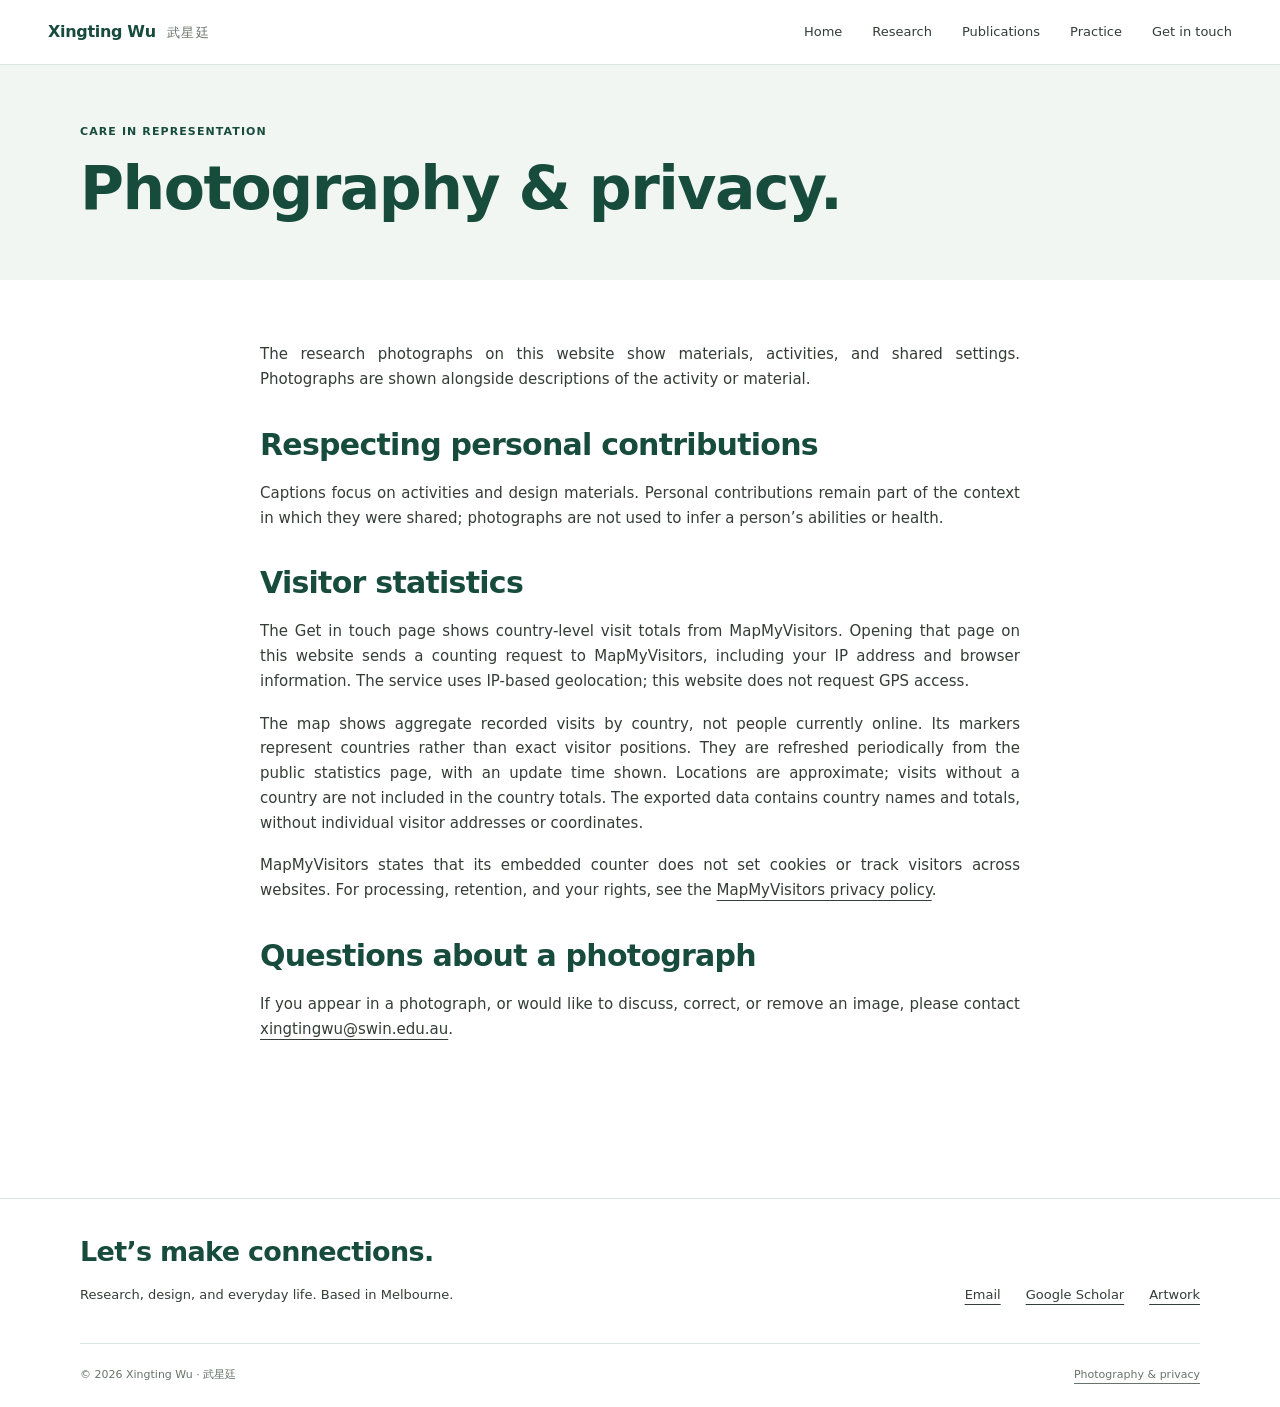
<file: privacy.html>
<!doctype html>
<html lang="en"><head><meta charset="utf-8"><meta name="viewport" content="width=device-width, initial-scale=1">
<title>Xingting Wu</title><meta name="description" content="How research photographs and participant contributions are represented on this website.">
<meta name="theme-color" content="#ffffff"><link rel="canonical" href="https://www.xingtingwu.com/privacy.html">
<meta property="og:type" content="website"><meta property="og:title" content="Photography &amp; privacy · Xingting Wu"><meta property="og:description" content="How research photographs and participant contributions are represented on this website."><meta property="og:url" content="https://www.xingtingwu.com/privacy.html"><meta property="og:image" content="https://www.xingtingwu.com/assets/images/garden-map.webp">
<link rel="icon" href="favicon.ico" sizes="16x16 32x32 48x48 64x64 128x128"><link rel="icon" href="favicon.png" type="image/png" sizes="128x128"><link rel="stylesheet" href="assets/site.css"><link rel="stylesheet" href="assets/minimal.css?v=0a9ab9b288fd"><script defer src="assets/site.js?v=ad79374cad97"></script><script defer src="assets/motion.js"></script>
<noscript><style>@media(max-width:760px){.site-header{position:static}.header-inner{height:auto;display:block;padding-block:20px}.nav{display:flex;position:static;padding:15px 0 0;flex-direction:row;flex-wrap:wrap;border:0;gap:15px}.nav .contact-link{margin:0}}</style></noscript>
</head><body class="page-privacy"><a class="skip" href="#main">Skip to content</a>
<header class="site-header"><div class="wrap header-inner"><a class="brand" href="index.html" aria-label="Xingting Wu, home"><span>Xingting Wu <span class="chinese" lang="zh">武星廷</span></span></a>
<button class="menu-toggle" aria-expanded="false" aria-controls="main-nav" hidden>Menu <span aria-hidden="true">☰</span></button><nav class="nav" id="main-nav" aria-label="Main navigation"><a href="index.html">Home</a><a href="research.html">Research</a><a href="publications.html">Publications</a><a href="practice.html">Practice</a><a class="contact-link" href="contact.html">Get in touch</a></nav></div></header>
<main id="main"><div class="page-shell"><div class="page-head"><span class="eyebrow">Care in representation</span><h1>Photography & privacy.</h1></div><div class="privacy-text"><p>The research photographs on this website show materials, activities, and shared settings. Photographs are shown alongside descriptions of the activity or material.</p><h2>Respecting personal contributions</h2><p>Captions focus on activities and design materials. Personal contributions remain part of the context in which they were shared; photographs are not used to infer a person’s abilities or health.</p><h2 id="visitor-map">Visitor statistics</h2><p>The Get in touch page shows country-level visit totals from MapMyVisitors. Opening that page on this website sends a counting request to MapMyVisitors, including your IP address and browser information. The service uses IP-based geolocation; this website does not request GPS access.</p><p>The map shows aggregate recorded visits by country, not people currently online. Its markers represent countries rather than exact visitor positions. They are refreshed periodically from the public statistics page, with an update time shown. Locations are approximate; visits without a country are not included in the country totals. The exported data contains country names and totals, without individual visitor addresses or coordinates.</p><p>MapMyVisitors states that its embedded counter does not set cookies or track visitors across websites. For processing, retention, and your rights, see the <a href="https://mapmyvisitors.com/b/policy">MapMyVisitors privacy policy</a>.</p><h2>Questions about a photograph</h2><p>If you appear in a photograph, or would like to discuss, correct, or remove an image, please contact <a href="mailto:xingtingwu@swin.edu.au">xingtingwu@swin.edu.au</a>.</p></div></div></main>
<footer class="site-footer"><div class="wrap"><div class="footer-main"><div><span class="eyebrow">A conversation starts somewhere</span><h2>Let’s make connections.</h2><p>Research, design, and everyday life. Based in Melbourne.</p></div><div class="footer-links"><a href="mailto:xingtingwu@swin.edu.au">Email</a><a href="https://scholar.google.com/citations?user=hHaTofQAAAAJ&hl=en">Google Scholar</a><a href="https://xhslink.com/m/4sUuQcr9thK">Artwork</a></div></div><div class="footer-bottom"><span>© 2026 Xingting Wu · <span lang="zh">武星廷</span></span><a href="privacy.html">Photography &amp; privacy</a></div></div></footer>
<dialog class="lightbox" id="image-dialog" aria-label="Enlarged project photograph"><button type="button" aria-label="Close image">✕</button><img alt=""><p></p></dialog>
</body></html>
</file>
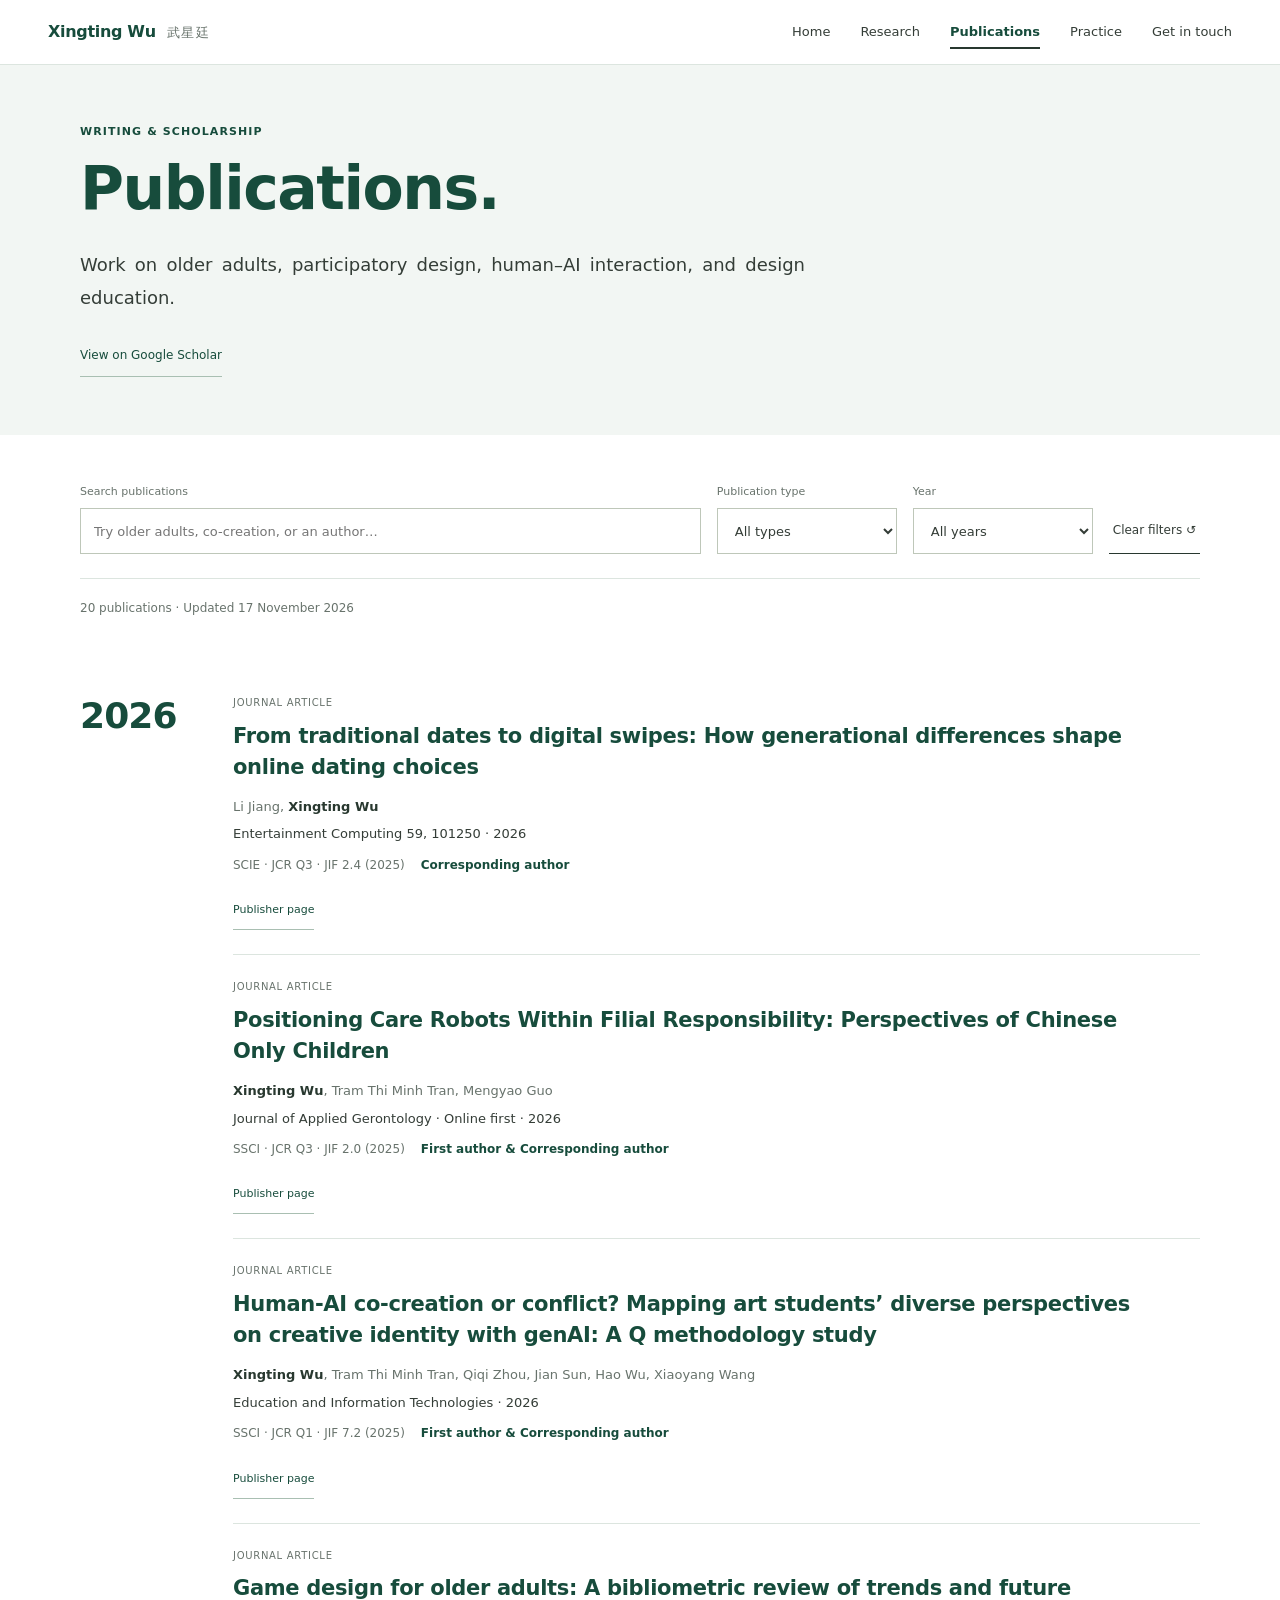
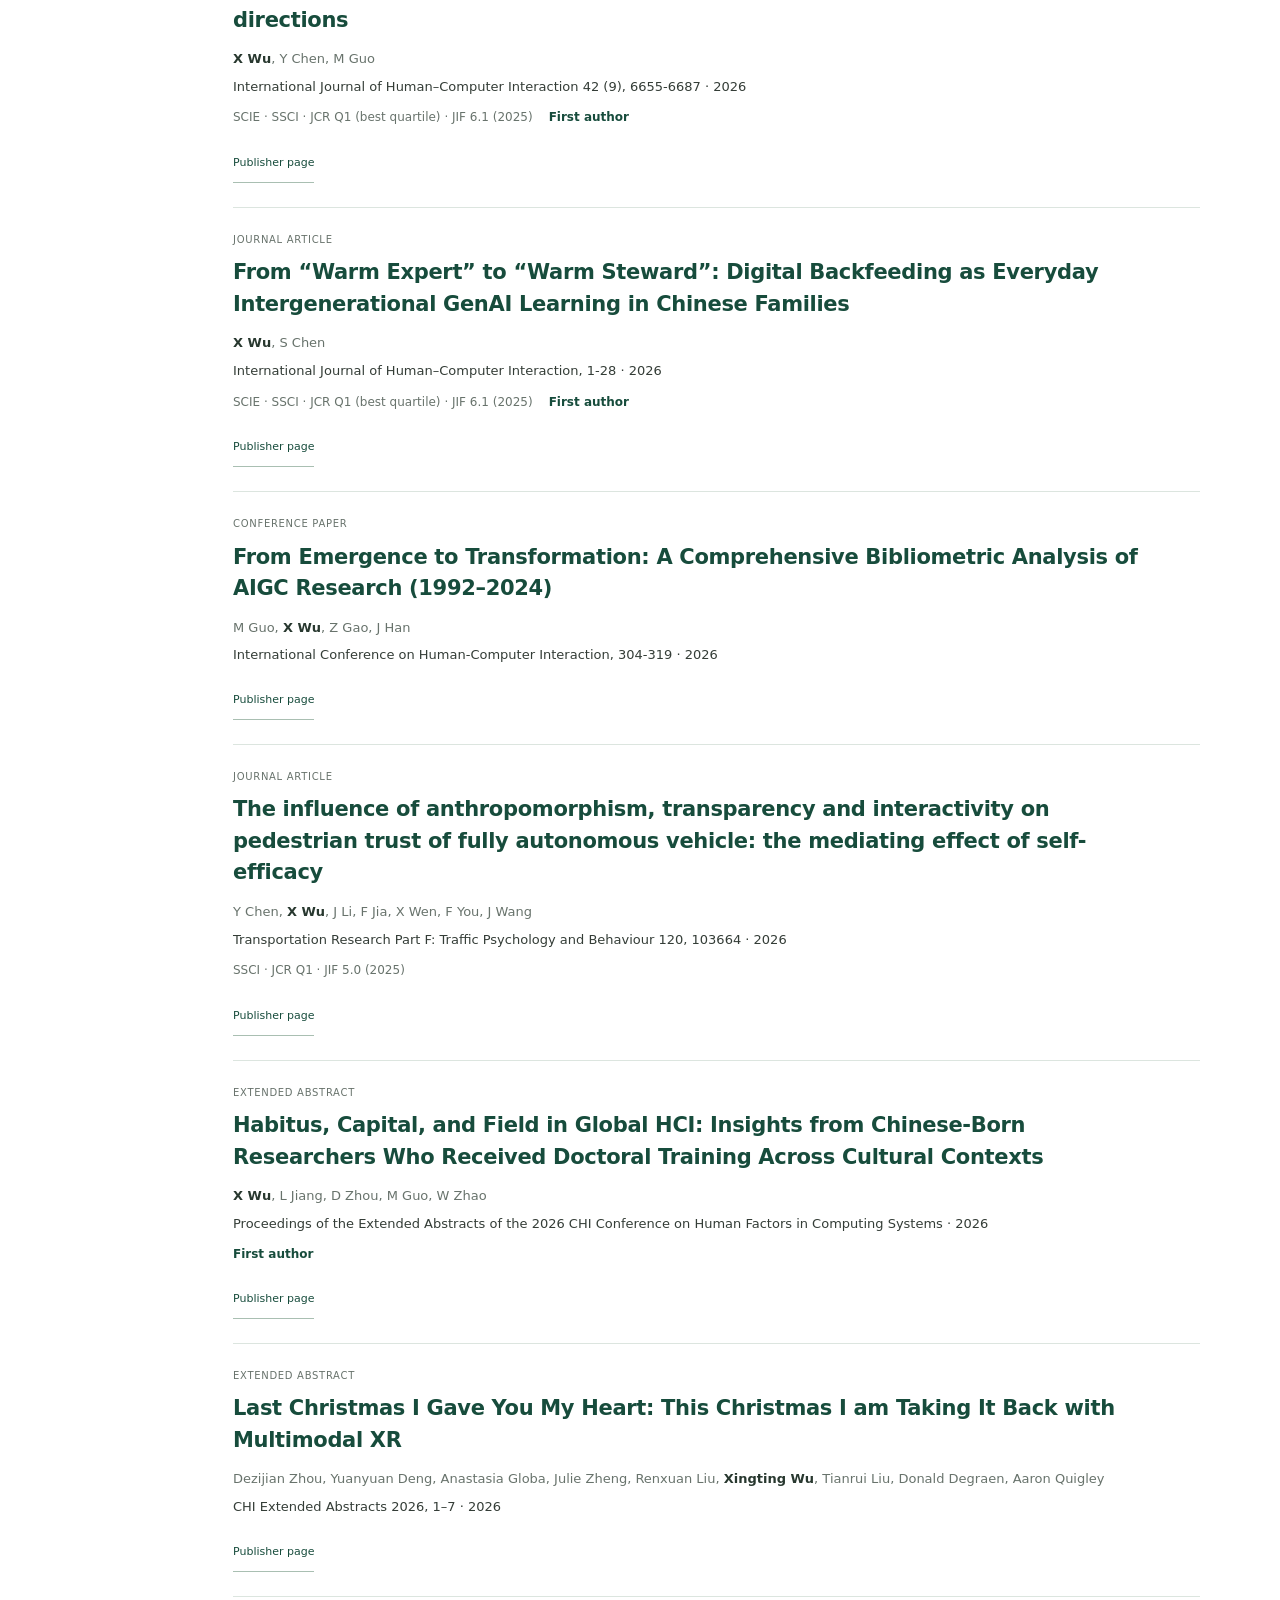
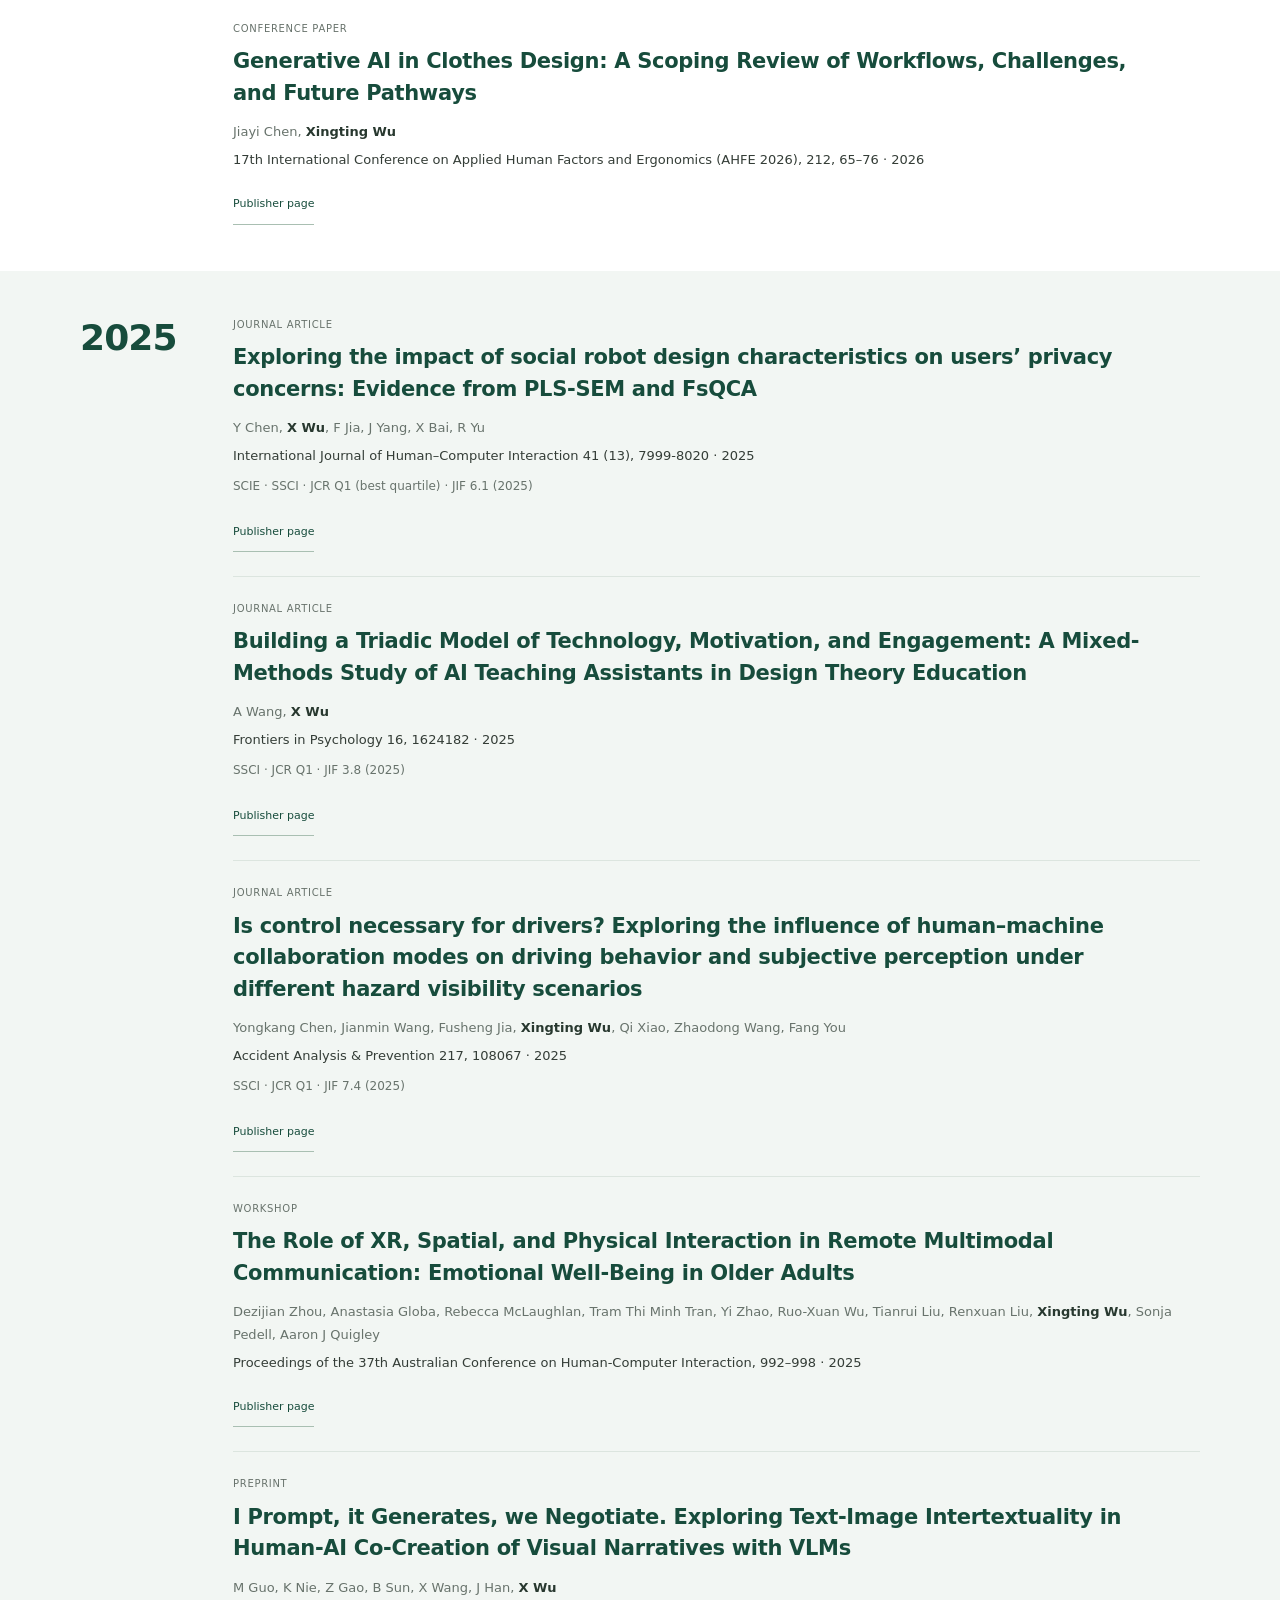
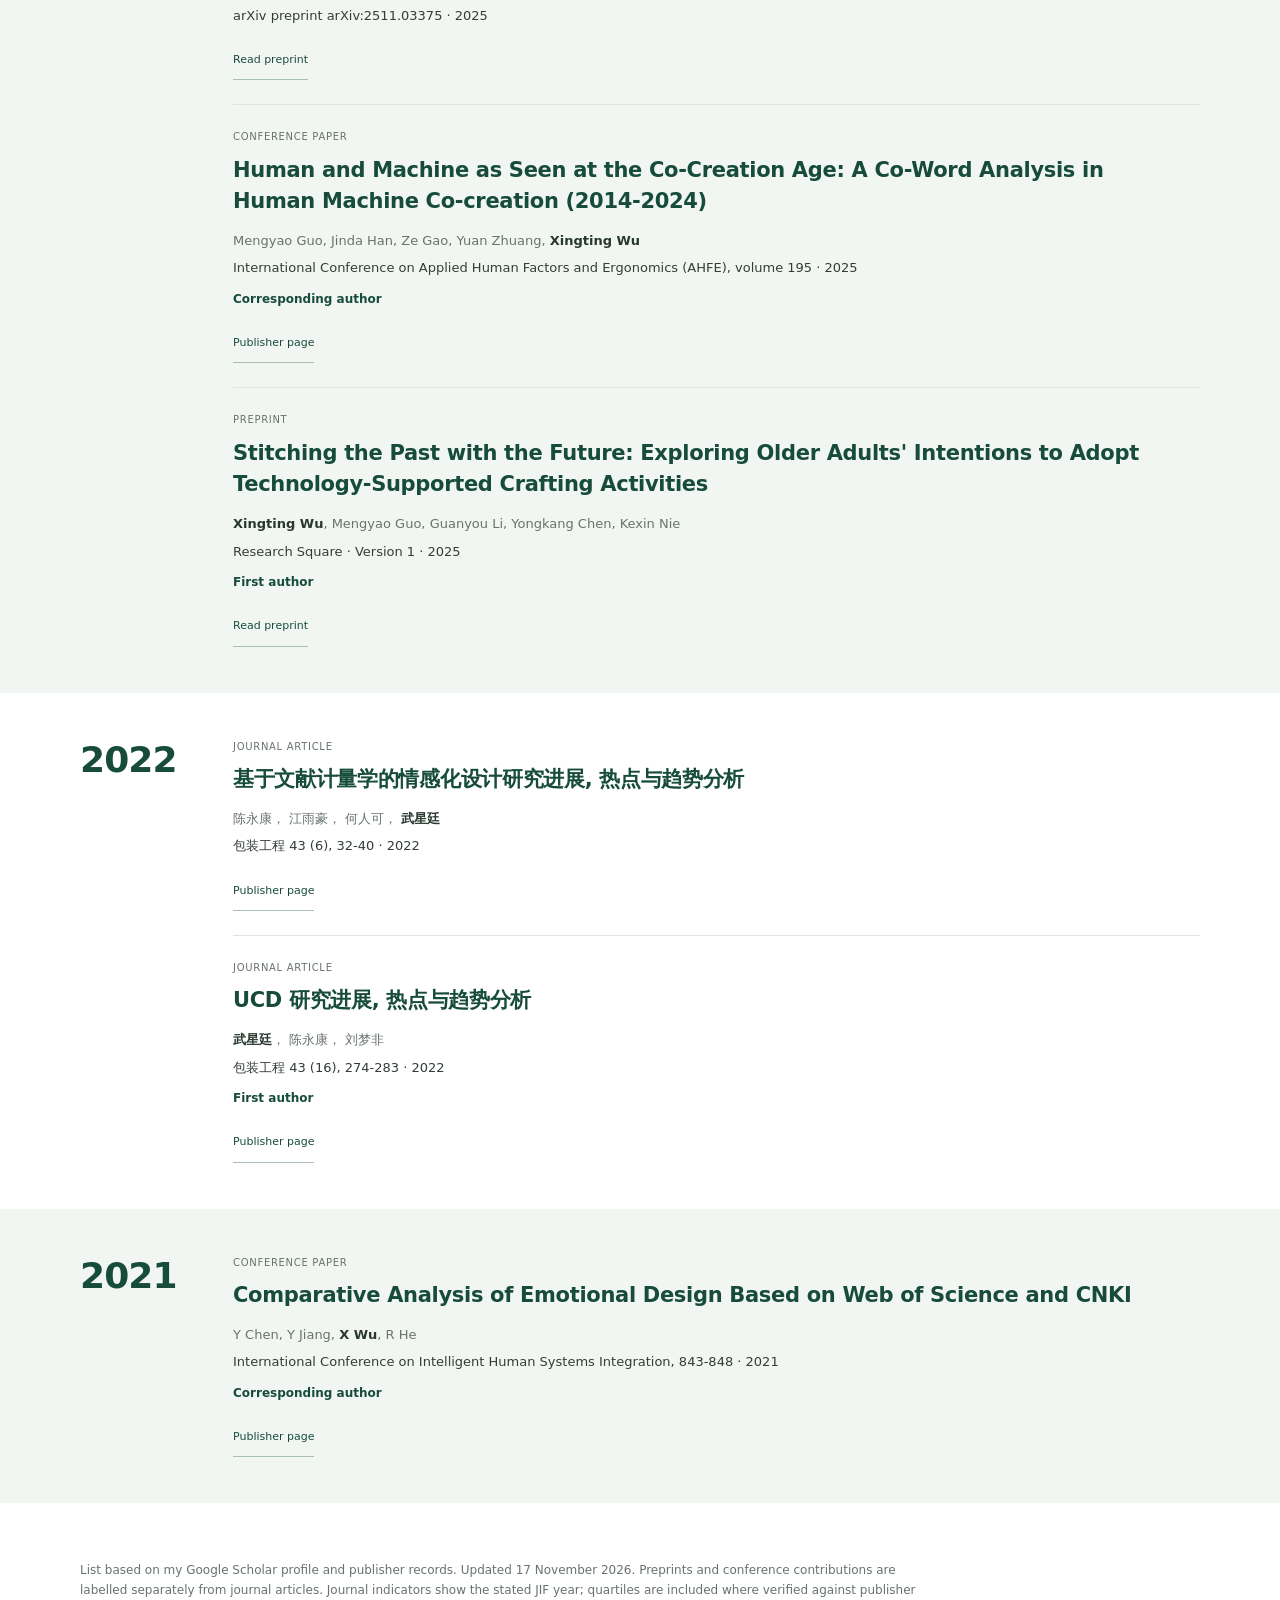
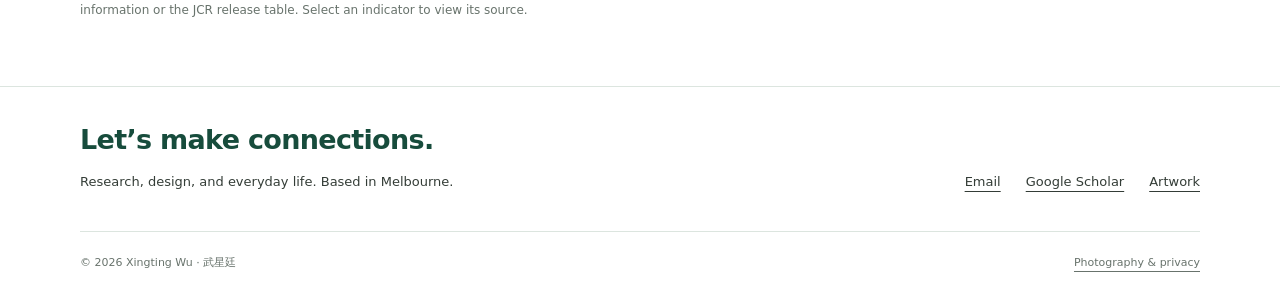
<file: publications.html>
<!doctype html>
<html lang="en"><head><meta charset="utf-8"><meta name="viewport" content="width=device-width, initial-scale=1">
<title>Xingting Wu</title><meta name="description" content="Publications by Xingting Wu: journal articles, conference contributions and preprints, with direct links to publisher pages and clearly labelled preprints.">
<meta name="theme-color" content="#ffffff"><link rel="canonical" href="https://www.xingtingwu.com/publications.html">
<meta property="og:type" content="website"><meta property="og:title" content="Publications · Xingting Wu"><meta property="og:description" content="Publications by Xingting Wu: journal articles, conference contributions and preprints, with direct links to publisher pages and clearly labelled preprints."><meta property="og:url" content="https://www.xingtingwu.com/publications.html"><meta property="og:image" content="https://www.xingtingwu.com/assets/images/garden-map.webp">
<link rel="icon" href="favicon.ico" sizes="16x16 32x32 48x48 64x64 128x128"><link rel="icon" href="favicon.png" type="image/png" sizes="128x128"><link rel="stylesheet" href="assets/site.css"><link rel="stylesheet" href="assets/minimal.css?v=0a9ab9b288fd"><script defer src="assets/site.js?v=ad79374cad97"></script><script defer src="assets/motion.js"></script>
<noscript><style>@media(max-width:760px){.site-header{position:static}.header-inner{height:auto;display:block;padding-block:20px}.nav{display:flex;position:static;padding:15px 0 0;flex-direction:row;flex-wrap:wrap;border:0;gap:15px}.nav .contact-link{margin:0}}</style></noscript>
</head><body class="page-publications"><a class="skip" href="#main">Skip to content</a>
<header class="site-header"><div class="wrap header-inner"><a class="brand" href="index.html" aria-label="Xingting Wu, home"><span>Xingting Wu <span class="chinese" lang="zh">武星廷</span></span></a>
<button class="menu-toggle" aria-expanded="false" aria-controls="main-nav" hidden>Menu <span aria-hidden="true">☰</span></button><nav class="nav" id="main-nav" aria-label="Main navigation"><a href="index.html">Home</a><a href="research.html">Research</a><a href="publications.html" aria-current="page">Publications</a><a href="practice.html">Practice</a><a class="contact-link" href="contact.html">Get in touch</a></nav></div></header>
<main id="main"><div class="page-shell"><div class="page-head"><span class="eyebrow">Writing & scholarship</span><h1>Publications.</h1><p class=lead>Work on older adults, participatory design, human–AI interaction, and design education.</p><div class="actions"><a class="text-link" href="https://scholar.google.com/citations?user=hHaTofQAAAAJ&amp;hl=en">View on Google Scholar</a></div></div><form id="publication-filters" class="filters" hidden role="search" aria-label="Filter publications"><div class="field"><label for="publication-search">Search publications</label><input id="publication-search" name="search" type="search" placeholder="Try older adults, co-creation, or an author…" autocomplete="off"></div><div class="field"><label for="publication-type">Publication type</label><select id="publication-type" name="type"><option value="">All types</option><option value="journal">Journal articles</option><option value="conference">Conference contributions</option><option value="preprint">Preprints</option></select></div><div class="field"><label for="publication-year">Year</label><select id="publication-year" name="year"><option value="">All years</option><option>2026</option><option>2025</option><option>2022</option><option>2021</option></select></div><button class="reset" type="reset">Clear filters ↺</button></form><p class="result-count" id="publication-count" role="status" aria-live="polite">20 publications · Updated 17 November 2026</p><div id="no-publications" class="empty-state" hidden><h2>No matching publications.</h2><p>Try a broader search, another year, or clear the filters.</p></div><section class="pub-year" aria-labelledby="year-2026"><h2 id="year-2026">2026</h2><div><article class="publication" id="pub-KlAtU1dfN6UC" data-year="2026" data-type="journal"><div class="pub-type">Journal article</div><h3><a href="https://www.sciencedirect.com/science/article/pii/S1875952126001722">From traditional dates to digital swipes: How generational differences shape online dating choices</a></h3><p class="pub-authors">Li Jiang, <strong>Xingting Wu</strong></p><p class="pub-venue">Entertainment Computing 59, 101250 · 2026</p><div class="paper-details"><span class="journal-metrics"><a class="indicator-link" href="https://www.niic.nsc.ru/phocadownload/publications/2025/JCR_JournalImpactFactor_2026.pdf#page=261">SCIE</a> · <a class="indicator-link" href="https://www.niic.nsc.ru/phocadownload/publications/2025/JCR_JournalImpactFactor_2026.pdf#page=261">JCR Q3</a> · <a class="indicator-link" href="https://www.sciencedirect.com/journal/entertainment-computing/about/insights">JIF 2.4 (2025)</a></span><span class="author-role">Corresponding author</span></div><div class="pub-actions"><a class="text-link" href="https://www.sciencedirect.com/science/article/pii/S1875952126001722">Publisher page</a></div></article><article class="publication" id="pub-care-robots-filial-responsibility" data-year="2026" data-type="journal"><div class="pub-type">Journal article</div><h3><a href="https://journals.sagepub.com/doi/full/10.1177/07334648261493744">Positioning Care Robots Within Filial Responsibility: Perspectives of Chinese Only Children</a></h3><p class="pub-authors"><strong>Xingting Wu</strong>, Tram Thi Minh Tran, Mengyao Guo</p><p class="pub-venue">Journal of Applied Gerontology · Online first · 2026</p><div class="paper-details"><span class="journal-metrics"><a class="indicator-link" href="https://www.niic.nsc.ru/phocadownload/publications/2025/JCR_JournalImpactFactor_2026.pdf#page=310">SSCI</a> · <a class="indicator-link" href="https://www.niic.nsc.ru/phocadownload/publications/2025/JCR_JournalImpactFactor_2026.pdf#page=310">JCR Q3</a> · <a class="indicator-link" href="https://www.wolterskluwer.com/en/solutions/ovid/journal-of-applied-gerontology-15519">JIF 2.0 (2025)</a></span><span class="author-role">First author &amp; Corresponding author</span></div><div class="pub-actions"><a class="text-link" href="https://journals.sagepub.com/doi/full/10.1177/07334648261493744">Publisher page</a></div></article><article class="publication" id="pub-roLk4NBRz8UC" data-year="2026" data-type="journal"><div class="pub-type">Journal article</div><h3><a href="https://link.springer.com/article/10.1007/s10639-026-13914-4">Human-AI co-creation or conflict? Mapping art students’ diverse perspectives on creative identity with genAI: A Q methodology study</a></h3><p class="pub-authors"><strong>Xingting Wu</strong>, Tram Thi Minh Tran, Qiqi Zhou, Jian Sun, Hao Wu, Xiaoyang Wang</p><p class="pub-venue">Education and Information Technologies · 2026</p><div class="paper-details"><span class="journal-metrics"><a class="indicator-link" href="https://www.niic.nsc.ru/phocadownload/publications/2025/JCR_JournalImpactFactor_2026.pdf#page=44">SSCI</a> · <a class="indicator-link" href="https://www.niic.nsc.ru/phocadownload/publications/2025/JCR_JournalImpactFactor_2026.pdf#page=44">JCR Q1</a> · <a class="indicator-link" href="https://link.springer.com/journal/10639">JIF 7.2 (2025)</a></span><span class="author-role">First author &amp; Corresponding author</span></div><div class="pub-actions"><a class="text-link" href="https://link.springer.com/article/10.1007/s10639-026-13914-4">Publisher page</a></div></article><article class="publication" id="pub-Tyk-4Ss8FVUC" data-year="2026" data-type="journal"><div class="pub-type">Journal article</div><h3><a href="https://www.tandfonline.com/doi/full/10.1080/10447318.2025.2506508">Game design for older adults: A bibliometric review of trends and future directions</a></h3><p class="pub-authors"><strong>X Wu</strong>, Y Chen, M Guo</p><p class="pub-venue">International Journal of Human–Computer Interaction 42 (9), 6655-6687 · 2026</p><div class="paper-details"><span class="journal-metrics"><a class="indicator-link" href="https://www.tandfonline.com/journals/hihc20/about-this-journal">SCIE</a> · <a class="indicator-link" href="https://www.tandfonline.com/journals/hihc20/about-this-journal">SSCI</a> · <a class="indicator-link" href="https://www.niic.nsc.ru/phocadownload/publications/2025/JCR_JournalImpactFactor_2026.pdf#page=60">JCR Q1 (best quartile)</a> · <a class="indicator-link" href="https://www.tandfonline.com/journals/hihc20/about-this-journal">JIF 6.1 (2025)</a></span><span class="author-role">First author</span></div><div class="pub-actions"><a class="text-link" href="https://www.tandfonline.com/doi/full/10.1080/10447318.2025.2506508">Publisher page</a></div></article><article class="publication" id="pub-0EnyYjriUFMC" data-year="2026" data-type="journal"><div class="pub-type">Journal article</div><h3><a href="https://www.tandfonline.com/doi/full/10.1080/10447318.2026.2668041">From “Warm Expert” to “Warm Steward”: Digital Backfeeding as Everyday Intergenerational GenAI Learning in Chinese Families</a></h3><p class="pub-authors"><strong>X Wu</strong>, S Chen</p><p class="pub-venue">International Journal of Human–Computer Interaction, 1-28 · 2026</p><div class="paper-details"><span class="journal-metrics"><a class="indicator-link" href="https://www.tandfonline.com/journals/hihc20/about-this-journal">SCIE</a> · <a class="indicator-link" href="https://www.tandfonline.com/journals/hihc20/about-this-journal">SSCI</a> · <a class="indicator-link" href="https://www.niic.nsc.ru/phocadownload/publications/2025/JCR_JournalImpactFactor_2026.pdf#page=60">JCR Q1 (best quartile)</a> · <a class="indicator-link" href="https://www.tandfonline.com/journals/hihc20/about-this-journal">JIF 6.1 (2025)</a></span><span class="author-role">First author</span></div><div class="pub-actions"><a class="text-link" href="https://www.tandfonline.com/doi/full/10.1080/10447318.2026.2668041">Publisher page</a></div></article><article class="publication" id="pub-MXK_kJrjxJIC" data-year="2026" data-type="conference"><div class="pub-type">Conference paper</div><h3><a href="https://link.springer.com/chapter/10.1007/978-3-032-30860-3_20">From Emergence to Transformation: A Comprehensive Bibliometric Analysis of AIGC Research (1992–2024)</a></h3><p class="pub-authors">M Guo, <strong>X Wu</strong>, Z Gao, J Han</p><p class="pub-venue">International Conference on Human-Computer Interaction, 304-319 · 2026</p><div class="pub-actions"><a class="text-link" href="https://link.springer.com/chapter/10.1007/978-3-032-30860-3_20">Publisher page</a></div></article><article class="publication" id="pub-8k81kl-MbHgC" data-year="2026" data-type="journal"><div class="pub-type">Journal article</div><h3><a href="https://www.sciencedirect.com/science/article/pii/S1369847826001592">The influence of anthropomorphism, transparency and interactivity on pedestrian trust of fully autonomous vehicle: the mediating effect of self-efficacy</a></h3><p class="pub-authors">Y Chen, <strong>X Wu</strong>, J Li, F Jia, X Wen, F You, J Wang</p><p class="pub-venue">Transportation Research Part F: Traffic Psychology and Behaviour 120, 103664 · 2026</p><div class="paper-details"><span class="journal-metrics"><a class="indicator-link" href="https://www.niic.nsc.ru/phocadownload/publications/2025/JCR_JournalImpactFactor_2026.pdf#page=85">SSCI</a> · <a class="indicator-link" href="https://www.niic.nsc.ru/phocadownload/publications/2025/JCR_JournalImpactFactor_2026.pdf#page=85">JCR Q1</a> · <a class="indicator-link" href="https://www.sciencedirect.com/journal/transportation-research-part-f-traffic-psychology-and-behaviour/about/insights">JIF 5.0 (2025)</a></span></div><div class="pub-actions"><a class="text-link" href="https://www.sciencedirect.com/science/article/pii/S1369847826001592">Publisher page</a></div></article><article class="publication" id="pub-UebtZRa9Y70C" data-year="2026" data-type="conference"><div class="pub-type">Extended abstract</div><h3><a href="https://dl.acm.org/doi/10.1145/3772363.3798476">Habitus, Capital, and Field in Global HCI: Insights from Chinese-Born Researchers Who Received Doctoral Training Across Cultural Contexts</a></h3><p class="pub-authors"><strong>X Wu</strong>, L Jiang, D Zhou, M Guo, W Zhao</p><p class="pub-venue">Proceedings of the Extended Abstracts of the 2026 CHI Conference on Human Factors in Computing Systems · 2026</p><div class="paper-details"><span class="author-role">First author</span></div><div class="pub-actions"><a class="text-link" href="https://dl.acm.org/doi/10.1145/3772363.3798476">Publisher page</a></div></article><article class="publication" id="pub-Se3iqnhoufwC" data-year="2026" data-type="conference"><div class="pub-type">Extended abstract</div><h3><a href="https://dl.acm.org/doi/10.1145/3772363.3799255">Last Christmas I Gave You My Heart: This Christmas I am Taking It Back with Multimodal XR</a></h3><p class="pub-authors">Dezijian Zhou, Yuanyuan Deng, Anastasia Globa, Julie Zheng, Renxuan Liu, <strong>Xingting Wu</strong>, Tianrui Liu, Donald Degraen, Aaron Quigley</p><p class="pub-venue">CHI Extended Abstracts 2026, 1–7 · 2026</p><div class="pub-actions"><a class="text-link" href="https://dl.acm.org/doi/10.1145/3772363.3799255">Publisher page</a></div></article><article class="publication" id="pub-3fE2CSJIrl8C" data-year="2026" data-type="conference"><div class="pub-type">Conference paper</div><h3><a href="https://openaccess.cms-conferences.org/publications/book/978-1-964867-88-5/article/978-1-964867-88-5_7">Generative AI in Clothes Design: A Scoping Review of Workflows, Challenges, and Future Pathways</a></h3><p class="pub-authors">Jiayi Chen, <strong>Xingting Wu</strong></p><p class="pub-venue">17th International Conference on Applied Human Factors and Ergonomics (AHFE 2026), 212, 65–76 · 2026</p><div class="pub-actions"><a class="text-link" href="https://openaccess.cms-conferences.org/publications/book/978-1-964867-88-5/article/978-1-964867-88-5_7">Publisher page</a></div></article></div></section><section class="pub-year" aria-labelledby="year-2025"><h2 id="year-2025">2025</h2><div><article class="publication" id="pub-u-x6o8ySG0sC" data-year="2025" data-type="journal"><div class="pub-type">Journal article</div><h3><a href="https://www.tandfonline.com/doi/full/10.1080/10447318.2024.2402126">Exploring the impact of social robot design characteristics on users’ privacy concerns: Evidence from PLS-SEM and FsQCA</a></h3><p class="pub-authors">Y Chen, <strong>X Wu</strong>, F Jia, J Yang, X Bai, R Yu</p><p class="pub-venue">International Journal of Human–Computer Interaction 41 (13), 7999-8020 · 2025</p><div class="paper-details"><span class="journal-metrics"><a class="indicator-link" href="https://www.tandfonline.com/journals/hihc20/about-this-journal">SCIE</a> · <a class="indicator-link" href="https://www.tandfonline.com/journals/hihc20/about-this-journal">SSCI</a> · <a class="indicator-link" href="https://www.niic.nsc.ru/phocadownload/publications/2025/JCR_JournalImpactFactor_2026.pdf#page=60">JCR Q1 (best quartile)</a> · <a class="indicator-link" href="https://www.tandfonline.com/journals/hihc20/about-this-journal">JIF 6.1 (2025)</a></span></div><div class="pub-actions"><a class="text-link" href="https://www.tandfonline.com/doi/full/10.1080/10447318.2024.2402126">Publisher page</a></div></article><article class="publication" id="pub-W7OEmFMy1HYC" data-year="2025" data-type="journal"><div class="pub-type">Journal article</div><h3><a href="https://www.frontiersin.org/journals/psychology/articles/10.3389/fpsyg.2025.1624182/full">Building a Triadic Model of Technology, Motivation, and Engagement: A Mixed-Methods Study of AI Teaching Assistants in Design Theory Education</a></h3><p class="pub-authors">A Wang, <strong>X Wu</strong></p><p class="pub-venue">Frontiers in Psychology 16, 1624182 · 2025</p><div class="paper-details"><span class="journal-metrics"><a class="indicator-link" href="https://www.niic.nsc.ru/phocadownload/publications/2025/JCR_JournalImpactFactor_2026.pdf#page=136">SSCI</a> · <a class="indicator-link" href="https://www.niic.nsc.ru/phocadownload/publications/2025/JCR_JournalImpactFactor_2026.pdf#page=136">JCR Q1</a> · <a class="indicator-link" href="https://www.frontiersin.org/about/impact">JIF 3.8 (2025)</a></span></div><div class="pub-actions"><a class="text-link" href="https://www.frontiersin.org/journals/psychology/articles/10.3389/fpsyg.2025.1624182/full">Publisher page</a></div></article><article class="publication" id="pub-qjMakFHDy7sC" data-year="2025" data-type="journal"><div class="pub-type">Journal article</div><h3><a href="https://www.sciencedirect.com/science/article/pii/S0001457525001538">Is control necessary for drivers? Exploring the influence of human–machine collaboration modes on driving behavior and subjective perception under different hazard visibility scenarios</a></h3><p class="pub-authors">Yongkang Chen, Jianmin Wang, Fusheng Jia, <strong>Xingting Wu</strong>, Qi Xiao, Zhaodong Wang, Fang You</p><p class="pub-venue">Accident Analysis &amp; Prevention 217, 108067 · 2025</p><div class="paper-details"><span class="journal-metrics"><a class="indicator-link" href="https://www.niic.nsc.ru/phocadownload/publications/2025/JCR_JournalImpactFactor_2026.pdf#page=42">SSCI</a> · <a class="indicator-link" href="https://www.niic.nsc.ru/phocadownload/publications/2025/JCR_JournalImpactFactor_2026.pdf#page=42">JCR Q1</a> · <a class="indicator-link" href="https://www.sciencedirect.com/journal/accident-analysis-and-prevention/about/insights">JIF 7.4 (2025)</a></span></div><div class="pub-actions"><a class="text-link" href="https://www.sciencedirect.com/science/article/pii/S0001457525001538">Publisher page</a></div></article><article class="publication" id="pub-ufrVoPGSRksC" data-year="2025" data-type="conference"><div class="pub-type">Workshop</div><h3><a href="https://dl.acm.org/doi/10.1145/3764687.3767274">The Role of XR, Spatial, and Physical Interaction in Remote Multimodal Communication: Emotional Well-Being in Older Adults</a></h3><p class="pub-authors">Dezijian Zhou, Anastasia Globa, Rebecca McLaughlan, Tram Thi Minh Tran, Yi Zhao, Ruo-Xuan Wu, Tianrui Liu, Renxuan Liu, <strong>Xingting Wu</strong>, Sonja Pedell, Aaron J Quigley</p><p class="pub-venue">Proceedings of the 37th Australian Conference on Human-Computer Interaction, 992–998 · 2025</p><div class="pub-actions"><a class="text-link" href="https://dl.acm.org/doi/10.1145/3764687.3767274">Publisher page</a></div></article><article class="publication" id="pub-WF5omc3nYNoC" data-year="2025" data-type="preprint"><div class="pub-type">Preprint</div><h3><a href="https://arxiv.org/abs/2511.03375">I Prompt, it Generates, we Negotiate. Exploring Text-Image Intertextuality in Human-AI Co-Creation of Visual Narratives with VLMs</a></h3><p class="pub-authors">M Guo, K Nie, Z Gao, B Sun, X Wang, J Han, <strong>X Wu</strong></p><p class="pub-venue">arXiv preprint arXiv:2511.03375 · 2025</p><div class="pub-actions"><a class="text-link" href="https://arxiv.org/abs/2511.03375">Read preprint</a></div></article><article class="publication" id="pub-zYLM7Y9cAGgC" data-year="2025" data-type="conference"><div class="pub-type">Conference paper</div><h3><a href="https://openaccess.cms-conferences.org/publications/book/978-1-964867-71-7/article/978-1-964867-71-7_38">Human and Machine as Seen at the Co-Creation Age: A Co-Word Analysis in Human Machine Co-creation (2014-2024)</a></h3><p class="pub-authors">Mengyao Guo, Jinda Han, Ze Gao, Yuan Zhuang, <strong>Xingting Wu</strong></p><p class="pub-venue">International Conference on Applied Human Factors and Ergonomics (AHFE), volume 195 · 2025</p><div class="paper-details"><span class="author-role">Corresponding author</span></div><div class="pub-actions"><a class="text-link" href="https://openaccess.cms-conferences.org/publications/book/978-1-964867-71-7/article/978-1-964867-71-7_38">Publisher page</a></div></article><article class="publication" id="pub-YsMSGLbcyi4C" data-year="2025" data-type="preprint"><div class="pub-type">Preprint</div><h3><a href="https://www.researchsquare.com/article/rs-7008171/v1">Stitching the Past with the Future: Exploring Older Adults&#x27; Intentions to Adopt Technology-Supported Crafting Activities</a></h3><p class="pub-authors"><strong>Xingting Wu</strong>, Mengyao Guo, Guanyou Li, Yongkang Chen, Kexin Nie</p><p class="pub-venue">Research Square · Version 1 · 2025</p><div class="paper-details"><span class="author-role">First author</span></div><div class="pub-actions"><a class="text-link" href="https://www.researchsquare.com/article/rs-7008171/v1">Read preprint</a></div></article></div></section><section class="pub-year" aria-labelledby="year-2022"><h2 id="year-2022">2022</h2><div><article class="publication" id="pub-9yKSN-GCB0IC" data-year="2022" data-type="journal"><div class="pub-type">Journal article</div><h3><a href="http://www.designartj.com/CN/10.19554/j.cnki.1001-3563.2022.06.004">基于文献计量学的情感化设计研究进展, 热点与趋势分析</a></h3><p class="pub-authors">陈永康， 江雨豪， 何人可， <strong>武星廷</strong></p><p class="pub-venue">包装工程 43 (6), 32-40 · 2022</p><div class="pub-actions"><a class="text-link" href="http://www.designartj.com/CN/10.19554/j.cnki.1001-3563.2022.06.004">Publisher page</a></div></article><article class="publication" id="pub-d1gkVwhDpl0C" data-year="2022" data-type="journal"><div class="pub-type">Journal article</div><h3><a href="http://www.designartj.com/CN/10.19554/j.cnki.1001-3563.2022.16.031">UCD 研究进展, 热点与趋势分析</a></h3><p class="pub-authors"><strong>武星廷</strong>， 陈永康， 刘梦非</p><p class="pub-venue">包装工程 43 (16), 274-283 · 2022</p><div class="paper-details"><span class="author-role">First author</span></div><div class="pub-actions"><a class="text-link" href="http://www.designartj.com/CN/10.19554/j.cnki.1001-3563.2022.16.031">Publisher page</a></div></article></div></section><section class="pub-year" aria-labelledby="year-2021"><h2 id="year-2021">2021</h2><div><article class="publication" id="pub-u5HHmVD_uO8C" data-year="2021" data-type="conference"><div class="pub-type">Conference paper</div><h3><a href="https://link.springer.com/chapter/10.1007/978-3-030-68017-6_125">Comparative Analysis of Emotional Design Based on Web of Science and CNKI</a></h3><p class="pub-authors">Y Chen, Y Jiang, <strong>X Wu</strong>, R He</p><p class="pub-venue">International Conference on Intelligent Human Systems Integration, 843-848 · 2021</p><div class="paper-details"><span class="author-role">Corresponding author</span></div><div class="pub-actions"><a class="text-link" href="https://link.springer.com/chapter/10.1007/978-3-030-68017-6_125">Publisher page</a></div></article></div></section><p class="note">List based on my Google Scholar profile and publisher records. Updated 17 November 2026. Preprints and conference contributions are labelled separately from journal articles. Journal indicators show the stated JIF year; quartiles are included where verified against publisher information or the JCR release table. Select an indicator to view its source.</p></div></main>
<footer class="site-footer"><div class="wrap"><div class="footer-main"><div><span class="eyebrow">A conversation starts somewhere</span><h2>Let’s make connections.</h2><p>Research, design, and everyday life. Based in Melbourne.</p></div><div class="footer-links"><a href="mailto:xingtingwu@swin.edu.au">Email</a><a href="https://scholar.google.com/citations?user=hHaTofQAAAAJ&hl=en">Google Scholar</a><a href="https://xhslink.com/m/4sUuQcr9thK">Artwork</a></div></div><div class="footer-bottom"><span>© 2026 Xingting Wu · <span lang="zh">武星廷</span></span><a href="privacy.html">Photography &amp; privacy</a></div></div></footer>
<dialog class="lightbox" id="image-dialog" aria-label="Enlarged project photograph"><button type="button" aria-label="Close image">✕</button><img alt=""><p></p></dialog>
</body></html>
</file>
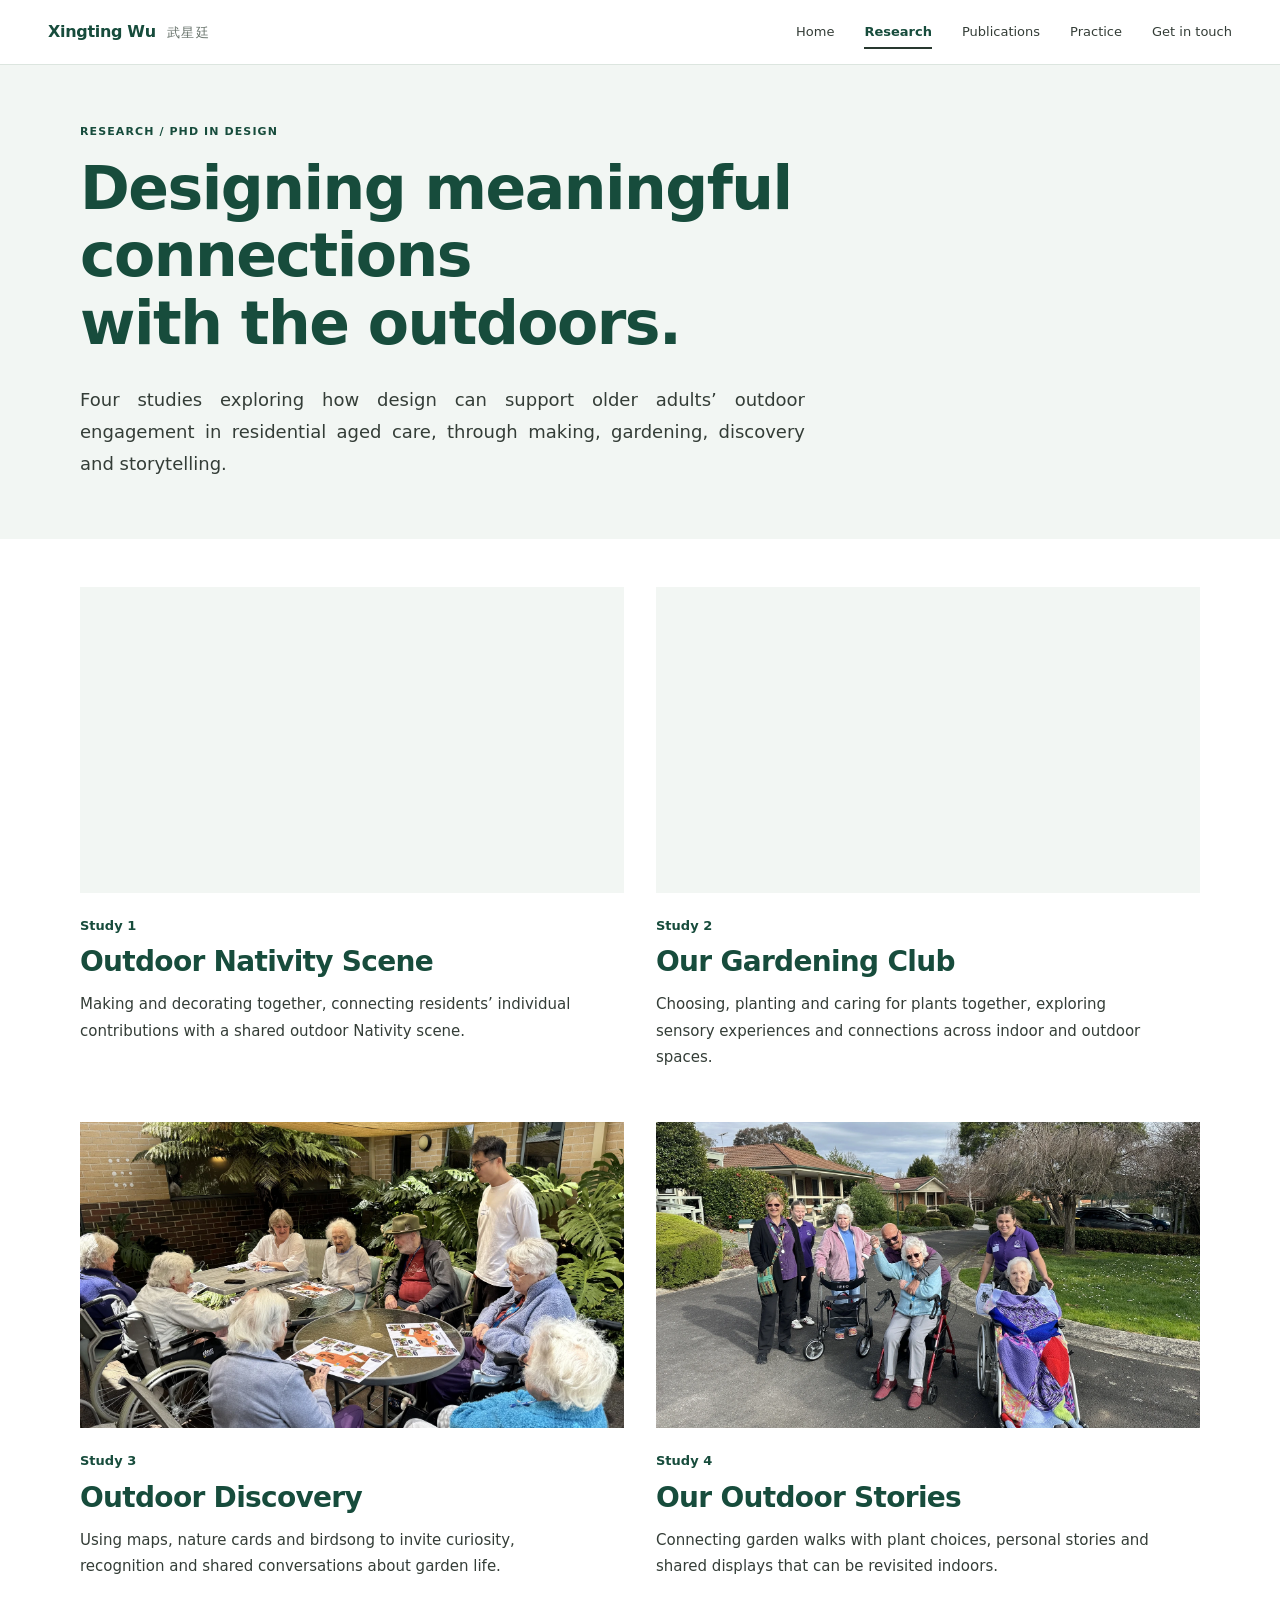
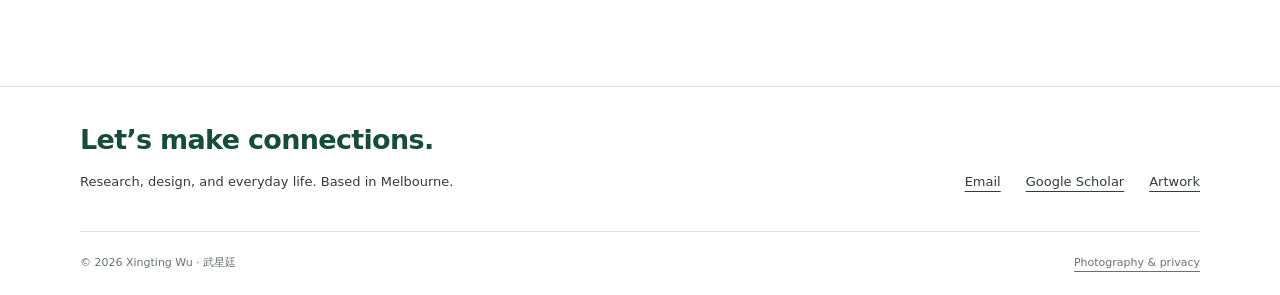
<file: research.html>
<!doctype html>
<html lang="en"><head><meta charset="utf-8"><meta name="viewport" content="width=device-width, initial-scale=1">
<title>Xingting Wu</title><meta name="description" content="Four PhD studies exploring outdoor engagement with older adults through crafting, gardening, nature discovery and storytelling.">
<meta name="theme-color" content="#ffffff"><link rel="canonical" href="https://www.xingtingwu.com/research.html">
<meta property="og:type" content="website"><meta property="og:title" content="Research · Xingting Wu"><meta property="og:description" content="Four PhD studies exploring outdoor engagement with older adults through crafting, gardening, nature discovery and storytelling."><meta property="og:url" content="https://www.xingtingwu.com/research.html"><meta property="og:image" content="https://www.xingtingwu.com/assets/images/garden-map.webp">
<link rel="icon" href="favicon.ico" sizes="16x16 32x32 48x48 64x64 128x128"><link rel="icon" href="favicon.png" type="image/png" sizes="128x128"><link rel="stylesheet" href="assets/site.css"><link rel="stylesheet" href="assets/minimal.css?v=0a9ab9b288fd"><script defer src="assets/site.js?v=ad79374cad97"></script><script defer src="assets/motion.js"></script>
<noscript><style>@media(max-width:760px){.site-header{position:static}.header-inner{height:auto;display:block;padding-block:20px}.nav{display:flex;position:static;padding:15px 0 0;flex-direction:row;flex-wrap:wrap;border:0;gap:15px}.nav .contact-link{margin:0}}</style></noscript>
</head><body class="page-research"><a class="skip" href="#main">Skip to content</a>
<header class="site-header"><div class="wrap header-inner"><a class="brand" href="index.html" aria-label="Xingting Wu, home"><span>Xingting Wu <span class="chinese" lang="zh">武星廷</span></span></a>
<button class="menu-toggle" aria-expanded="false" aria-controls="main-nav" hidden>Menu <span aria-hidden="true">☰</span></button><nav class="nav" id="main-nav" aria-label="Main navigation"><a href="index.html">Home</a><a href="research.html" aria-current="page">Research</a><a href="publications.html">Publications</a><a href="practice.html">Practice</a><a class="contact-link" href="contact.html">Get in touch</a></nav></div></header>
<main id="main"><div class="page-shell"><div class="page-head"><span class="eyebrow">Research / PhD in Design</span><h1>Designing meaningful connections<br>with the <em>outdoors.</em></h1><p class=lead>Four studies exploring how design can support older adults’ outdoor engagement in residential aged care, through making, gardening, discovery and storytelling.</p></div><section class="study-grid" aria-label="Four PhD studies"><a class="study-card" href="crafting.html"><div class="study-image"><img src="assets/images/selected-nativity-graded.webp" srcset="assets/images/selected-nativity-graded-small.webp 800w, assets/images/selected-nativity-graded.webp 1600w" sizes="(max-width: 760px) calc(100vw - 40px), (max-width: 1050px) 65vw, 850px" alt="Xingting Wu, residents and a care staff member sharing wooden sheep during a Nativity crafting session" width="1600" height="1200" class="" loading="eager" fetchpriority="high" decoding="async"></div><span class="study-number">Study 1</span><h2>Outdoor Nativity Scene</h2><p>Making and decorating together, connecting residents’ individual contributions with a shared outdoor Nativity scene.</p></a><a class="study-card" href="gardening.html"><div class="study-image"><img src="assets/images/selected-gardening-graded.webp" srcset="assets/images/selected-gardening-graded-small.webp 800w, assets/images/selected-gardening-graded.webp 1600w" sizes="(max-width: 760px) calc(100vw - 40px), (max-width: 1050px) 65vw, 850px" alt="Xingting Wu, residents and a care staff member gathered around a table in the garden" width="1600" height="900" class="" loading="eager" fetchpriority="high" decoding="async"></div><span class="study-number">Study 2</span><h2>Our Gardening Club</h2><p>Choosing, planting and caring for plants together, exploring sensory experiences and connections across indoor and outdoor spaces.</p></a><a class="study-card" href="outdoor-discovery.html"><div class="study-image"><img src="assets/images/discovery-map-conversation.webp" srcset="assets/images/discovery-map-conversation-small.webp 800w, assets/images/discovery-map-conversation.webp 1600w" sizes="(max-width: 760px) calc(100vw - 40px), (max-width: 1050px) 65vw, 850px" alt="Xingting Wu and residents gathered around illustrated garden maps outdoors" width="1600" height="1200" class="" loading="lazy" decoding="async"></div><span class="study-number">Study 3</span><h2>Outdoor Discovery</h2><p>Using maps, nature cards and birdsong to invite curiosity, recognition and shared conversations about garden life.</p></a><a class="study-card" href="outdoor-stories.html"><div class="study-image"><img src="assets/images/stories-walk-group-cover.webp" srcset="assets/images/stories-walk-group-cover-small.webp 800w, assets/images/stories-walk-group-cover.webp 1600w" sizes="(max-width: 760px) calc(100vw - 40px), (max-width: 1050px) 65vw, 850px" alt="Residents and care staff together on an outdoor walk through the gardens" width="1600" height="1200" class="" loading="lazy" decoding="async"></div><span class="study-number">Study 4</span><h2>Our Outdoor Stories</h2><p>Connecting garden walks with plant choices, personal stories and shared displays that can be revisited indoors.</p></a></section></div></main>
<footer class="site-footer"><div class="wrap"><div class="footer-main"><div><span class="eyebrow">A conversation starts somewhere</span><h2>Let’s make connections.</h2><p>Research, design, and everyday life. Based in Melbourne.</p></div><div class="footer-links"><a href="mailto:xingtingwu@swin.edu.au">Email</a><a href="https://scholar.google.com/citations?user=hHaTofQAAAAJ&hl=en">Google Scholar</a><a href="https://xhslink.com/m/4sUuQcr9thK">Artwork</a></div></div><div class="footer-bottom"><span>© 2026 Xingting Wu · <span lang="zh">武星廷</span></span><a href="privacy.html">Photography &amp; privacy</a></div></div></footer>
<dialog class="lightbox" id="image-dialog" aria-label="Enlarged project photograph"><button type="button" aria-label="Close image">✕</button><img alt=""><p></p></dialog>
</body></html>
</file>
<file: assets/site.css>
/* An editorial field journal: warm paper, forest ink, and real research materials. */
:root{--paper:#f7f5ef;--ink:#243e34;--body:#424c45;--muted:#60695f;--line:#d8dccf;--sage:#e8ecdf;--ochre:#8a562f;--white:#fffef9;--serif:Georgia,'Times New Roman',serif;--sans:'Avenir Next',Avenir,'Trebuchet MS',sans-serif;--width:1240px}
*{box-sizing:border-box}html{scroll-behavior:smooth;scroll-padding-top:105px}body{margin:0;background:var(--paper);color:var(--body);font:16px/1.65 var(--sans);-webkit-font-smoothing:antialiased}body:has(dialog[open]){overflow:hidden}a{color:inherit;text-underline-offset:5px;text-decoration-thickness:1px}a:hover{color:var(--ochre)}button,input,select{font:inherit;color:inherit}button,a,input,select{-webkit-tap-highlight-color:transparent}button{cursor:pointer}img{display:block;max-width:100%;height:auto}figure{margin:0}h1,h2,h3,h4,p{margin:0}h1,h2,h3{color:var(--ink);font-weight:400}h1,h2{font-family:var(--serif);letter-spacing:-.045em;line-height:1.09}h1{font-size:clamp(46px,5.6vw,80px)}h2{font-size:clamp(34px,3.7vw,52px)}h3{font-size:24px;line-height:1.3}p+p{margin-top:18px}em{font-weight:400}::selection{background:#d6dfc5;color:#20372f}:focus-visible{outline:3px solid #9a5b2e;outline-offset:5px}[hidden]{display:none!important}.wrap{max-width:var(--width);width:calc(100% - 112px);margin-inline:auto}.skip{position:fixed;left:20px;top:-80px;background:var(--ink);color:white;padding:12px 20px;z-index:100}.skip:focus{top:12px}.site-header{position:sticky;top:0;z-index:20;background:rgba(247,245,239,.97);border-bottom:1px solid var(--line)}.header-inner{height:88px;display:flex;align-items:center;justify-content:space-between;gap:25px}.brand{display:flex;align-items:center;gap:12px;text-decoration:none;color:var(--ink);font-size:17px;font-weight:600;letter-spacing:-.02em}.brand-mark{width:39px;height:39px;border:1px solid var(--ink);border-radius:50%;display:grid;place-items:center;font-family:var(--serif);font-size:19px;letter-spacing:-.1em;padding-right:3px}.brand .chinese{font-weight:400;color:var(--muted);font-size:13px;letter-spacing:.1em;margin-left:6px}.nav{display:flex;gap:30px;align-items:center}.nav a{font-size:13px;text-decoration:none;padding:12px 0;position:relative}.nav a[aria-current=page]:after{content:'';height:2px;background:var(--ink);position:absolute;left:0;right:0;bottom:6px}.nav .contact-link{border:1px solid var(--line);padding:9px 15px}.menu-toggle{display:none;background:transparent;border:1px solid var(--line);padding:9px 14px;min-height:44px;font-size:13px}.eyebrow{font-size:11px;font-weight:600;letter-spacing:.16em;text-transform:uppercase;color:var(--muted);display:block;margin-bottom:20px}.eyebrow .dot{display:inline-block;width:7px;height:7px;border-radius:50%;background:#748052;margin-right:9px}.hero{display:grid;grid-template-columns:1fr 1.02fr;gap:68px;align-items:center;padding:76px 0 70px}.hero h1{max-width:650px;font-size:clamp(45px,5.3vw,76px)}.hero h1 em{color:#6d7754}.hero .intro{max-width:460px;margin-top:25px;font-size:15px;line-height:1.8}.actions{display:flex;gap:24px;align-items:center;flex-wrap:wrap;margin-top:28px}.button{display:inline-flex;align-items:center;justify-content:space-between;gap:24px;background:var(--ink);color:var(--paper);min-height:48px;padding:12px 22px;text-decoration:none;font-size:13px;border:1px solid var(--ink)}.button:hover{background:#354e40;color:white}.text-link{display:inline-flex;gap:24px;align-items:center;font-size:13px;text-decoration:none;border-bottom:1px solid var(--ink);padding:10px 0}.arrow{font-family:var(--sans);transition:transform .2s}.text-link:hover .arrow,.project-link:hover .arrow{transform:translate(3px,-3px)}.hero-art{position:relative;padding:12px 8px 35px 0}.hero-art .main-photo{width:100%;aspect-ratio:1.16;object-fit:cover;object-position:50% 60%;border-radius:1px}.hero-art:before{content:'';position:absolute;inset:0 20px 45px -12px;background:#e2e5d6;z-index:-1;transform:rotate(-3deg)}.hero-caption{margin-top:14px;font-size:11px;display:flex;justify-content:space-between;gap:10px;color:var(--muted)}.hero-stamp{position:absolute;bottom:4px;right:-18px;background:var(--paper);border:1px solid var(--line);width:148px;height:148px;border-radius:50%;display:flex;flex-direction:column;justify-content:center;align-items:center;transform:rotate(8deg)}.hero-stamp svg{width:44px;height:44px;stroke:var(--ink);fill:none;stroke-width:1.4}.hero-stamp span{font-size:9px;letter-spacing:.13em;text-transform:uppercase}.discipline-bar{display:flex;align-items:center;justify-content:space-between;gap:20px;padding:21px 0;border-block:1px solid var(--line);font-size:10px;letter-spacing:.12em;text-transform:uppercase}.discipline-bar .small-flower{font-size:20px;color:var(--ochre)}.section{padding:80px 0}.section-head{display:flex;justify-content:space-between;align-items:end;gap:30px;margin-bottom:34px}.section-head h2{max-width:690px}.section-head .text-link{flex-shrink:0}.section-head .eyebrow{margin-bottom:12px}.phd-intro{display:grid;grid-template-columns:1fr 1fr;gap:80px;padding-bottom:46px}.phd-intro>p{max-width:530px;font-size:17px}.project-grid{display:grid;grid-template-columns:repeat(3,1fr);gap:28px}.project-link{text-decoration:none;display:block}.project-link .image-wrap{overflow:hidden;background:#ebece4}.project-link img{width:100%;aspect-ratio:1.45;object-fit:cover;transition:transform .5s}.project-link:hover img{transform:scale(1.025)}.project-link .contain{object-fit:contain;padding:15px;background:#fdfcf6}.project-number{font-size:10px;text-transform:uppercase;letter-spacing:.11em;color:var(--muted);margin:19px 0 7px;display:flex;justify-content:space-between;gap:10px}.project-link h3{font-family:var(--serif);font-size:29px;letter-spacing:-.035em;display:flex;justify-content:space-between;gap:15px}.project-link p{font-size:13px;line-height:1.7;margin-top:11px;color:var(--body)}.feature-band{background:var(--sage);padding:65px 0}.feature{display:grid;grid-template-columns:1.12fr 1fr;gap:65px;align-items:center}.feature-photos{position:relative;padding:0 45px 40px 0}.feature-photos>img{width:100%;aspect-ratio:1.3;object-fit:cover}.feature-photos .inset{position:absolute;right:0;bottom:0;width:29%;max-height:78%;object-fit:cover;border:7px solid var(--paper);box-shadow:0 3px 15px #243e3410;transform:rotate(5deg)}.feature h2{font-size:clamp(37px,4vw,59px)}.feature p{margin-top:22px;max-width:460px;font-size:15px}.mini-meta{display:flex;gap:16px;flex-wrap:wrap;font-size:10px;letter-spacing:.09em;text-transform:uppercase;margin-top:26px;color:var(--muted)}.selected-list{border-top:1px solid var(--line)}.selected-paper{display:grid;grid-template-columns:125px 1fr 38px;gap:30px;padding:26px 0;border-bottom:1px solid var(--line);text-decoration:none}.selected-paper .year{font-size:12px;color:var(--muted);padding-top:6px}.selected-paper h3{font:400 23px/1.4 var(--serif);letter-spacing:-.018em;max-width:850px}.selected-paper p{font-size:12px;margin-top:7px;color:var(--muted)}.selected-paper .arrow{font-size:24px}.practice-teaser{display:grid;grid-template-columns:.8fr 1.2fr;gap:80px;align-items:center;padding:55px;background:#edeee4}.practice-teaser img{width:100%;max-height:330px;object-fit:contain;mix-blend-mode:multiply}.practice-teaser p{margin-top:22px;font-size:14px}.updates{display:grid;grid-template-columns:1fr 2fr;gap:50px}.update-row{display:grid;grid-template-columns:90px 1fr;gap:25px;border-top:1px solid var(--line);padding:18px 0;font-size:14px}.update-row time{font-size:11px;color:var(--muted)}.site-footer{margin-top:35px;border-top:1px solid var(--line);padding:55px 0 23px}.footer-main{display:flex;align-items:end;justify-content:space-between;gap:30px}.footer-main h2{font-size:42px}.footer-main p{font-size:13px;margin-top:15px}.footer-links{display:flex;gap:25px;align-items:center;font-size:13px}.footer-bottom{border-top:1px solid var(--line);padding-top:22px;margin-top:38px;display:flex;justify-content:space-between;gap:25px;font-size:10px;color:var(--muted)}.page-head{padding:65px 0 42px}.page-head h1{max-width:970px}.page-head .lead{max-width:725px;font-size:19px;line-height:1.7;margin-top:27px}.page-head .actions{margin-top:22px}.bread{display:inline-block;font-size:12px;margin-bottom:30px;text-decoration:none;color:var(--muted)}.research-question{background:var(--ink);color:var(--paper);padding:55px 60px;display:grid;grid-template-columns:1fr 2fr;gap:50px}.research-question .eyebrow{color:#c3cdba;margin:5px 0}.research-question p{font:34px/1.35 var(--serif);letter-spacing:-.025em}.timeline{display:grid;grid-template-columns:repeat(4,1fr);gap:28px;margin:40px 0}.timeline a{display:block;text-decoration:none;border-top:1px solid var(--ink);padding-top:18px}.timeline span{font-size:12px;color:var(--ochre)}.timeline h3{font:26px var(--serif);margin:12px 0}.timeline p{font-size:13px}.method-grid{display:grid;grid-template-columns:repeat(3,1fr);gap:36px}.method{border-top:1px solid var(--line);padding-top:22px}.method .number{font:italic 27px var(--serif);color:var(--ochre)}.method h3{font:27px var(--serif);margin:18px 0 12px}.method p{font-size:14px}.note{font-size:12px;color:var(--muted);margin-top:28px;max-width:850px}.research-other{display:grid;grid-template-columns:1fr 1fr;gap:75px;border-top:1px solid var(--line);padding-top:40px}.research-other p{font-size:15px;margin-top:15px}.project-meta{display:grid;grid-template-columns:1fr 1fr 2fr;border-block:1px solid var(--line);gap:35px;padding:22px 0;margin:38px 0}.project-meta dt{font-size:10px;letter-spacing:.12em;text-transform:uppercase;color:var(--muted);margin-bottom:4px}.project-meta dd{margin:0;font-size:14px}.project-cover img{width:100%;max-height:670px;object-fit:cover;aspect-ratio:1.85}.project-cover.material img{object-fit:contain;background:#f0efe5;padding:30px}.caption{font-size:11px;line-height:1.6;color:var(--muted);margin-top:11px}.article-layout{display:grid;grid-template-columns:230px 1fr;gap:70px;padding-top:65px}.toc{position:sticky;top:116px;align-self:start}.toc a{display:block;font-size:12px;padding:8px 0;text-decoration:none;color:var(--muted)}.toc .eyebrow{margin-bottom:10px}.prose{max-width:860px;min-width:0}.prose section{margin-bottom:65px;scroll-margin-top:118px}.prose h2{font-size:36px;margin-bottom:23px}.prose h3{font:25px var(--serif);margin:28px 0 14px}.prose p{font-size:16px;line-height:1.85}.prose figure{margin-top:28px}.prose figure img{width:100%;max-height:620px;object-fit:contain;background:#eeeee4}.prose .photo-wide img{object-fit:cover;max-height:530px}.image-pair{display:grid;grid-template-columns:1fr 1fr;gap:24px}.image-pair img{height:380px!important;object-fit:cover!important}.image-pair .contain-image{object-fit:contain!important}.learning{padding:28px 32px;background:var(--sage);border-left:2px solid #6d7754;margin-top:28px}.learning .eyebrow{margin-bottom:10px}.learning p{font-size:16px}.next-project{display:flex;justify-content:space-between;align-items:center;text-decoration:none;padding:35px 0;border-block:1px solid var(--line);margin-top:35px}.next-project .eyebrow{margin-bottom:5px}.next-project h2{font-size:34px}.next-project>.arrow{font-size:34px}.filters{display:grid;grid-template-columns:1fr 180px 180px auto;gap:16px;padding:24px 0;border-block:1px solid var(--line);margin:15px 0 20px}.field label{display:block;font-size:11px;color:var(--muted);margin-bottom:7px}.field input,.field select{width:100%;height:46px;border:1px solid #bec7b9;background:var(--white);padding:10px 13px;border-radius:0;font-size:13px}.reset{border:0;border-bottom:1px solid var(--ink);background:none;font-size:12px;align-self:end;height:46px;padding:0 4px}.result-count{font-size:12px;color:var(--muted);min-height:22px}.pub-year{display:grid;grid-template-columns:115px 1fr;gap:38px;margin:45px 0}.pub-year>h2{font:italic 34px var(--serif);padding-top:19px;border-top:1px solid var(--line)}.publication{padding:24px 0;border-top:1px solid var(--line)}.pub-type{font-size:9px;text-transform:uppercase;letter-spacing:.13em;color:var(--ochre);margin-bottom:9px}.publication h3{font:25px/1.37 var(--serif);letter-spacing:-.02em;max-width:920px}.publication h3 a{text-decoration:none}.pub-authors{font-size:12px;line-height:1.75;margin-top:12px!important;color:var(--muted)}.pub-authors strong{color:var(--ink);font-weight:600}.pub-venue{font-size:12px;margin-top:5px!important}.pub-actions{display:flex;gap:20px;margin-top:15px}.pub-actions a{font-size:11px}.empty-state{padding:50px;background:var(--sage);margin:35px 0}.empty-state h2{font-size:30px}.empty-state p{margin-top:12px}.practice-grid{display:grid;grid-template-columns:1fr 1fr;gap:65px 45px;margin-top:15px}.practice-item:nth-child(even){padding-top:80px}.practice-item img{width:100%;height:370px;object-fit:contain;background:#eeeee4;padding:25px}.practice-item h2{font-size:32px;margin-top:23px}.practice-item p{font-size:14px;margin-top:13px;max-width:470px}.practice-item .eyebrow{margin-top:20px;margin-bottom:12px}.about-layout{display:grid;grid-template-columns:.85fr 1.15fr;gap:85px;align-items:start;padding:64px 0}.about-portrait img{width:100%;aspect-ratio:4/5;object-fit:cover;object-position:center 35%}.about-copy h1{font-size:70px}.about-copy .lead{font:29px/1.45 var(--serif);color:var(--ink);margin:24px 0}.about-copy p{font-size:15px}.education{margin-top:40px}.education-row{display:grid;grid-template-columns:120px 1fr;border-top:1px solid var(--line);gap:25px;padding:22px 0;font-size:14px}.education-row span{font-size:11px;color:var(--muted)}.contact-panel{padding:45px;background:var(--sage);margin-top:30px}.contact-panel h2{font-size:36px}.contact-panel p{margin-top:17px}.contact-panel .email{font-size:clamp(17px,2.2vw,28px);display:inline-block;margin-top:22px;overflow-wrap:anywhere}.lightbox{border:0;background:var(--paper);padding:20px;max-width:min(1100px,94vw);max-height:93vh;color:var(--body)}.lightbox::backdrop{background:#17271fe8}.lightbox img{max-height:74vh;max-width:100%;object-fit:contain;margin:auto}.lightbox p{font-size:12px;margin-top:14px;padding-right:40px}.lightbox button{float:right;display:block;border:1px solid var(--line);background:var(--paper);min-width:44px;min-height:44px;margin-bottom:12px}.zoom-link{display:block;cursor:zoom-in}.privacy-text{max-width:760px;margin:20px auto 80px}.privacy-text h2{font-size:30px;margin:35px 0 18px}.fade-in{animation:arrive .7s ease-out both}@keyframes arrive{from{opacity:0;transform:translateY(12px)}to{opacity:1;transform:translateY(0)}}
@media(min-width:1500px){.hero{padding-block:95px}.hero-art .main-photo{aspect-ratio:1.1}}
@media(max-width:1050px){.wrap{width:calc(100% - 64px)}.hero{gap:40px}.hero h1{font-size:57px}.hero-stamp{width:115px;height:115px;right:-8px}.nav{gap:19px}.brand .chinese{display:none}.feature{gap:40px}.article-layout{grid-template-columns:170px 1fr;gap:40px}.practice-teaser{gap:35px;padding:35px}.about-layout{gap:45px}.hero .intro{font-size:14px}}
@media(max-width:760px){.wrap{width:calc(100% - 40px)}.header-inner{height:73px}.brand{font-size:16px}.brand-mark{width:34px;height:34px;font-size:17px}.menu-toggle{display:block}.nav{position:absolute;top:73px;left:0;right:0;background:var(--paper);padding:18px 24px 25px;display:none;flex-direction:column;align-items:stretch;gap:3px;border-bottom:1px solid var(--line)}.nav.is-open{display:flex}.nav a{padding:11px 5px}.nav a[aria-current=page]:after{left:5px;right:auto;width:25px}.nav .contact-link{margin-top:8px;padding:10px}.hero{grid-template-columns:1fr;gap:40px;padding:45px 0 35px}.hero h1{font-size:clamp(47px,11.7vw,68px);max-width:620px}.hero .intro{font-size:15px;max-width:550px}.hero-art{padding:5px 0 30px;max-width:560px;width:100%;margin:auto}.hero-art .main-photo{aspect-ratio:1.38}.hero-caption{padding-right:95px;font-size:10px;display:block}.hero-caption span{display:block}.hero-stamp{right:5px;bottom:0;width:106px;height:106px}.hero-stamp span{font-size:8px}.hero-stamp svg{width:35px;height:35px}.discipline-bar{display:grid;grid-template-columns:1fr 1fr;gap:13px;font-size:9px;padding:19px 0}.discipline-bar .small-flower{display:none}.section{padding:50px 0}.section-head{align-items:start;gap:22px;flex-direction:column;margin-bottom:25px}.phd-intro{grid-template-columns:1fr;gap:23px;padding-bottom:32px}.phd-intro>p{font-size:16px}.project-grid{grid-template-columns:1fr;gap:35px}.project-link img{aspect-ratio:1.6}.project-link p{max-width:520px}.project-number{margin-top:16px}.feature-band{padding:40px 0}.feature{grid-template-columns:1fr;gap:33px}.feature-photos{max-width:560px}.feature h2{font-size:43px}.feature p{font-size:15px}.selected-paper{grid-template-columns:45px 1fr 18px;gap:15px;padding:23px 0}.selected-paper h3{font-size:20px}.selected-paper .arrow{font-size:19px}.selected-paper .year{font-size:10px}.practice-teaser{grid-template-columns:1fr;padding:28px;gap:35px}.practice-teaser img{max-height:280px}.updates{grid-template-columns:1fr;gap:25px}.update-row{grid-template-columns:75px 1fr;gap:15px}.footer-main{align-items:start;flex-direction:column;gap:25px}.footer-main h2{font-size:37px}.footer-links{flex-wrap:wrap;font-size:12px;gap:21px}.footer-bottom{flex-direction:column;gap:10px}.site-footer{padding-top:40px}.page-head{padding-top:42px}.page-head h1{font-size:48px}.page-head .lead{font-size:17px;margin-top:22px}.research-question{padding:30px;grid-template-columns:1fr;gap:17px}.research-question p{font-size:28px}.timeline{grid-template-columns:1fr 1fr;gap:25px}.timeline h3{font-size:24px}.method-grid{grid-template-columns:1fr;gap:26px}.research-other{grid-template-columns:1fr;gap:30px}.project-meta{grid-template-columns:1fr 1fr;gap:18px;margin-block:28px}.project-meta>div:last-child{grid-column:1/-1}.project-cover img{aspect-ratio:1.35}.project-cover.material img{padding:15px;aspect-ratio:auto;min-height:220px}.article-layout{display:block;padding-top:35px}.toc{position:static;display:flex;flex-wrap:wrap;gap:7px 22px;border-bottom:1px solid var(--line);padding-bottom:25px;margin-bottom:36px}.toc .eyebrow{width:100%}.toc a{padding-block:5px}.prose section{margin-bottom:45px}.prose h2{font-size:33px}.prose p{font-size:15px}.image-pair{gap:16px}.image-pair img{height:270px!important}.learning{padding:23px}.filters{grid-template-columns:1fr 1fr;gap:15px}.filters .field:first-child{grid-column:1/-1}.reset{grid-column:1/-1;justify-self:start;height:34px}.pub-year{grid-template-columns:1fr;gap:10px;margin-top:35px}.pub-year>h2{border-top:0;font-size:35px}.publication h3{font-size:23px}.practice-grid{grid-template-columns:1fr;gap:38px}.practice-item:nth-child(even){padding-top:0}.practice-item img{height:auto;max-height:480px;padding:18px}.about-layout{grid-template-columns:1fr;gap:35px;padding-top:38px}.about-portrait{max-width:400px}.about-portrait img{aspect-ratio:1.1}.about-copy h1{font-size:55px}.education-row{grid-template-columns:85px 1fr;gap:18px}.contact-panel{padding:27px}.next-project h2{font-size:29px}.bread{margin-bottom:25px}.lightbox{padding:15px}.empty-state{padding:30px}}
@media(prefers-reduced-motion:reduce){html{scroll-behavior:auto}*,*:before,*:after{animation:none!important;transition:none!important}}
@media print{.site-header,.site-footer,.filters,.toc,.actions,.lightbox,.pub-actions{display:none!important}body{background:white;color:black;font:11pt/1.5 Georgia,serif}.wrap{width:100%;max-width:none}.page-head{padding-top:0}.publication,.project-link{break-inside:avoid}.publication[hidden],.pub-year[hidden]{display:block!important}.pub-year{grid-template-columns:60px 1fr}.section{padding:20px 0}.hero,.feature,.article-layout{display:block}a{text-decoration:none}h1{font-size:32pt}img{max-height:300px;object-fit:contain}}

/* Personal introduction: a portrait and readable academic biography. */
.profile-hero{display:grid;grid-template-columns:minmax(0,.8fr) minmax(0,1.2fr);gap:84px;align-items:center;padding:65px 0 68px;border-bottom:1px solid var(--line)}
.profile-photo{max-width:415px;position:relative}
.profile-photo:before{content:'';position:absolute;inset:16px 16px 30px -16px;background:var(--sage);z-index:-1}
.profile-photo img{width:100%;aspect-ratio:4/5;object-fit:cover;object-position:50% 35%}
.profile-photo figcaption{display:flex;justify-content:space-between;flex-wrap:wrap;gap:4px 14px;margin-top:16px;font-size:10px;letter-spacing:.025em;color:var(--muted)}
.profile-intro{min-width:0}
.profile-intro .eyebrow{margin-bottom:13px}
.profile-intro h1{font-size:clamp(48px,5.5vw,76px);line-height:1.08;letter-spacing:-.055em}
.profile-name-zh{font:400 20px/1.5 var(--sans);letter-spacing:.18em;display:inline-block;margin-left:24px;white-space:nowrap}
.profile-role{font:27px/1.35 var(--serif);color:var(--ink);margin-top:20px}
.profile-affiliation{font-size:12px;margin-top:5px;line-height:1.7;color:var(--muted)}
.profile-bio{margin-top:27px;max-width:600px;font-size:15px;line-height:1.8}
.profile-bio p+p{margin-top:13px}
.profile-links{display:flex;gap:24px;flex-wrap:wrap;align-items:center;margin-top:29px}
.home-projects{padding-bottom:54px}
.home-projects .phd-intro>div:last-child{font-size:16px;max-width:510px}
.home-projects .phd-intro .actions{margin-top:9px}
.home-publications{border-top:1px solid var(--line);padding-top:59px}
.home-practice{margin-top:80px}
.project-link img.specimen{object-fit:contain;background:#d3e1e1}
.prose .portrait-figure{max-width:540px;margin-inline:auto}
.prose .portrait-figure img{max-height:660px;object-fit:contain;background:#d3e1e1}
.project-cover:has(img[src*="nativity-finished"]) img{aspect-ratio:4/3;max-height:none}
.project-cover:has(img[src*="garden-together"]) img{aspect-ratio:1.6;object-position:50% 40%}
@media(max-width:1050px){.profile-hero{gap:48px;grid-template-columns:.85fr 1.15fr}.profile-name-zh{display:block;margin:10px 0 0;font-size:18px}.profile-role{font-size:24px;margin-top:16px}.profile-bio{font-size:14px}.profile-links{gap:18px}.profile-links .button{padding-inline:17px;gap:16px}}
@media(max-width:760px){.profile-hero{display:flex;flex-direction:column;align-items:stretch;gap:30px;padding:35px 0 43px}.profile-photo{width:100%;max-width:420px;align-self:center}.profile-photo img{aspect-ratio:1.25;object-position:50% 15%}.profile-photo:before{inset:12px 12px 25px -9px}.profile-photo figcaption{font-size:9px}.profile-intro h1{font-size:clamp(45px,11vw,66px)}.profile-name-zh{display:inline-block;margin-left:15px;font-size:17px}.profile-role{font-size:24px}.profile-bio{font-size:15px}.profile-links{gap:20px;margin-top:23px}.profile-links .button{padding-inline:18px}.home-projects{padding-top:43px;padding-bottom:43px}.home-publications{padding-block:43px}.home-practice{margin-top:45px}.project-link img.specimen{aspect-ratio:1.25}.project-cover:has(img[src*="garden-together"]) img{aspect-ratio:4/3}}
@media(max-width:380px){.profile-name-zh{display:block;margin:9px 0 0}.profile-links{gap:15px}.profile-links .button{padding-inline:13px;gap:13px}}
@media print{.profile-hero{display:block}.profile-photo{max-width:230px}.profile-links{display:none}.profile-intro h1{font-size:32pt}}

/* The workshop journal pairs the person making with the decisions in the materials. */
.home-practice{grid-template-columns:.8fr 1.2fr;gap:48px;scroll-margin-top:112px}
.home-practice img{max-height:440px}
.home-practice .caption{font-size:11px;margin-top:13px}
.making-portraits{display:grid;grid-template-columns:1.5fr .85fr;gap:28px;align-items:start;margin-top:5px}
.making-portraits img{width:100%;height:435px;object-fit:cover}
.making-lab img{object-position:55% 50%}
.making-paper img{object-position:50% 0%}
.making-portraits .caption{max-width:550px}
.making-process{scroll-margin-top:112px}
.process-context{font-size:13px;max-width:250px;color:var(--muted)}
.making-steps{list-style:none;padding:0;margin:0;display:grid;grid-template-columns:repeat(3,minmax(0,1fr));gap:28px}
.making-steps li{min-width:0}
.making-steps img{width:100%;aspect-ratio:1.5;object-fit:cover;background:var(--white)}
.making-steps .technical-drawing img{object-fit:contain;padding:12px}
.making-steps figcaption{min-height:42px;font-size:11px}
.making-steps .eyebrow{margin-top:24px;margin-bottom:12px}
.making-steps h3{font:29px/1.25 var(--serif);letter-spacing:-.025em;margin-bottom:15px}
.making-steps p{font-size:14px;line-height:1.85}
.making-reflection{display:grid;grid-template-columns:.7fr 1.3fr;gap:55px;background:var(--sage);padding:36px 40px;margin-top:46px}
.making-reflection h3{font:31px/1.25 var(--serif);letter-spacing:-.025em}
.making-reflection p{font-size:14px;line-height:1.85}
.making-reflection .actions{margin-top:12px}
.material-library{border-top:1px solid var(--line);padding-top:58px}
@media(max-width:1050px){.making-portraits img{height:360px}.making-steps{gap:21px}.making-steps h3{font-size:25px}.making-reflection{gap:32px;padding:30px}.home-practice{gap:30px}}
@media(max-width:760px){.home-practice{grid-template-columns:1fr;gap:28px}.home-practice img{max-height:none}.making-portraits{grid-template-columns:1fr;gap:25px}.making-portraits img{height:auto;aspect-ratio:1.55;object-fit:cover}.making-paper{width:76%;margin-left:auto}.making-paper img{aspect-ratio:4/5;object-position:50% 35%}.making-process .section-head{gap:16px}.process-context{max-width:none}.making-steps{grid-template-columns:1fr;gap:35px}.making-steps img{aspect-ratio:1.6}.making-steps figcaption{min-height:0}.making-steps .eyebrow{margin-top:20px}.making-steps h3{font-size:29px}.making-reflection{grid-template-columns:1fr;gap:20px;padding:26px;margin-top:34px}.material-library{padding-top:42px}}
@media print{.making-portraits img{height:220px}.making-steps li{break-inside:avoid}.making-reflection{padding:20px}}

/* A route through the garden, and back to the story wall. */
.map-feature{padding-block:68px 44px}
.map-feature-heading{display:grid;grid-template-columns:1.05fr 1fr;gap:70px;align-items:end;margin-bottom:38px}
.map-feature-heading h2{font-size:clamp(38px,4.1vw,58px)}
.map-feature-heading p{font-size:15px;line-height:1.85;max-width:470px}
.map-feature-heading .text-link{margin-top:14px}
.map-feature-content{display:grid;grid-template-columns:minmax(0,1.75fr) minmax(0,.8fr);gap:44px;align-items:center}
.concept-sheet{background:var(--white);padding:15px 15px 17px;box-shadow:0 10px 30px #243e3409;transform:rotate(-1deg)}
.concept-label{font-size:9px;letter-spacing:.15em;text-transform:uppercase;display:block;margin:1px 3px 13px;color:var(--muted)}
.concept-sheet img{width:100%;height:auto}
.concept-sheet .caption{font-size:10px;margin-inline:3px;max-width:570px}
.plant-journey{list-style:none;padding:0;margin:0;display:grid;gap:22px}
.plant-journey li{display:grid;grid-template-columns:32px 1fr;gap:14px;position:relative}
.journey-number{display:grid;place-items:center;width:32px;height:32px;border:1px solid #9aa58b;border-radius:50%;font:italic 14px var(--serif);color:var(--ink);background:var(--sage);position:relative;z-index:1}
.plant-journey li:not(:last-child):before{content:'';position:absolute;border-left:1px dashed #a6af98;left:15px;top:33px;bottom:-22px}
.plant-journey h3{font:25px/1.3 var(--serif);letter-spacing:-.025em;margin:0 0 7px}
.plant-journey p{font-size:12px;line-height:1.8;margin:0;max-width:255px}
.map-feature-note{font-size:11px;line-height:1.8;color:var(--muted);max-width:760px;margin-top:30px}
.prose .plant-journey{background:var(--sage);padding:30px 32px;margin-block:30px;gap:24px}
.prose .plant-journey h3{margin:0 0 5px}
.prose .plant-journey p{font-size:14px;max-width:none}
.prose .map-concept-figure img{max-height:none;background:var(--white)}
.prose figure+p{margin-top:24px}
.fieldwork-note{border-block:1px solid var(--line);padding-block:25px;margin-block:32px}
.fieldwork-note .eyebrow{margin-bottom:10px}
.prose .fieldwork-note h3{margin:0 0 13px}
.prose .plant-prompt-figure{max-width:465px;margin-inline:auto}
.prose .plant-prompt-figure img{max-height:550px}
.research-interests{list-style:none;padding:0;margin:22px 0 0;display:flex;flex-wrap:wrap;gap:8px}
.research-interests li{font-size:11px;line-height:1.5;border:1px solid var(--line);border-radius:2px;padding:6px 10px;color:var(--ink)}
.about-copy .interest-source{font-size:11px;color:var(--muted);margin-top:12px}
@media(max-width:1050px){.map-feature-heading{gap:36px}.map-feature-content{grid-template-columns:minmax(0,1.45fr) minmax(0,1fr);gap:30px}.plant-journey h3{font-size:23px}.plant-journey{gap:18px}}
@media(max-width:760px){.map-feature{padding-block:43px 30px}.map-feature-heading{grid-template-columns:1fr;gap:22px;margin-bottom:30px}.map-feature-heading h2{font-size:42px}.map-feature-content{grid-template-columns:1fr;gap:33px}.concept-sheet{padding:11px 11px 14px;transform:none}.concept-label{font-size:8px}.plant-journey{gap:21px}.plant-journey p{font-size:13px;max-width:none}.plant-journey h3{font-size:25px}.map-feature-note{margin-top:24px}.prose .plant-journey{padding:24px 21px}.research-interests{gap:7px}.research-interests li{font-size:10px}}
@media print{.concept-sheet{transform:none;box-shadow:none}.map-feature-content{grid-template-columns:1.5fr 1fr}}

/* A quiet, live record of the places this work reaches. */
.visitors{display:grid;grid-template-columns:.7fr 1.5fr;gap:60px;align-items:center;border-top:1px solid var(--line);padding-block:45px 28px}
.visitor-intro h2{font-size:clamp(36px,4vw,49px);line-height:1.12}
.visitor-intro p{font-size:14px;line-height:1.9;margin-top:22px;max-width:300px}
.visitor-intro .eyebrow{font-size:10px}
.visitor-intro .text-link{margin-top:15px}
.visitor-map-wrap{min-width:0}
.visitor-map-panel{background:#f1f2e9;padding:23px 24px 18px;border:1px solid var(--line)}
.visitor-map-top{display:flex;justify-content:space-between;flex-wrap:wrap;gap:8px 16px;font-size:9px;letter-spacing:.1em;text-transform:uppercase;color:var(--muted)}
.visitor-live{display:block;aspect-ratio:900/446;margin-top:23px;background:url('world-map.svg') center/contain no-repeat}
.visitor-live img{width:100%;height:auto;background:#f1f2e9}
.visitor-map-unavailable{font-size:12px;color:var(--muted);margin-top:14px}
.visitor-map-bottom{display:flex;justify-content:space-between;align-items:center;gap:20px;border-top:1px solid #d1d7c8;padding-top:16px;margin-top:20px;font-size:11px}
.visitor-map-bottom>a{text-decoration:none;color:var(--ink)}
.visitor-map-bottom>a:hover{text-decoration:underline}
.visitor-map-legend{display:flex;align-items:center;gap:8px;color:var(--muted)}
.visitor-map-legend i{width:6px;height:6px;border-radius:50%;background:#ff5353}
.visitor-fineprint{font-size:10px;color:var(--muted);margin-top:14px;line-height:1.9}
@media(max-width:1050px){.visitors{gap:35px;grid-template-columns:.8fr 1.3fr}.visitor-map-panel{padding-inline:18px}}
@media(max-width:760px){.visitors{grid-template-columns:1fr;gap:28px;padding-block:34px 10px}.visitor-intro h2{font-size:43px}.visitor-intro p{max-width:none;margin-top:19px}.visitor-map-panel{padding:17px 14px}.visitor-live{margin-top:20px}.visitor-map-bottom{gap:12px;font-size:10px;margin-top:15px}.visitor-map-top{font-size:8px}.visitor-fineprint{font-size:10px}}
@media print{.visitors{display:none}}

/* Field photographs: a shared table, individual details, and work carried outdoors. */
.field-moments{padding:54px 0 60px;border-top:1px solid var(--line);scroll-margin-top:110px}
.field-heading{display:grid;grid-template-columns:1fr 1fr;gap:70px;align-items:end;margin-bottom:32px}
.field-heading h2{font-size:clamp(38px,4vw,54px);line-height:1.1}
.field-heading p{font-size:15px;line-height:1.85;max-width:475px}
.field-heading .text-link{margin-top:12px}
.field-collage{display:grid;grid-template-columns:1.3fr 1fr;gap:25px 28px;align-items:start}
.field-collage figure{margin:0;min-width:0}
.field-main{grid-row:span 2}
.field-main img{aspect-ratio:1.15;object-fit:cover;object-position:44% 50%;width:100%}
.field-detail img,.field-garden img{width:100%;aspect-ratio:2.1;object-fit:cover}
.field-detail img{object-position:50% 55%}
.field-garden img{object-position:50% 42%}
.field-collage .caption{font-size:11px;line-height:1.65;margin-top:10px}
.field-footer{display:flex;justify-content:space-between;gap:22px;align-items:center;margin-top:27px;padding-top:18px;border-top:1px solid var(--line)}
.field-footer>span{font-size:11px;color:var(--muted)}
.field-footer .text-link{font-size:12px;white-space:nowrap}
.photo-sequence{display:grid;grid-template-columns:repeat(2,minmax(0,1fr));gap:25px;margin-block:30px;align-items:start}
.prose .photo-sequence figure{margin:0;min-width:0}
.prose .photo-sequence img{width:100%;height:auto;max-height:none;aspect-ratio:4/3;object-fit:cover}
.prose .photo-sequence .caption{font-size:11px;line-height:1.75;margin-top:12px}
.photo-sequence.uneven{grid-template-columns:1fr 1fr;align-items:start}
.prose .photo-sequence.uneven img{aspect-ratio:auto;object-fit:contain}
.prose .photo-sequence.uneven figure:last-child{margin-top:50px}
.field-collage .zoom-link,.photo-sequence .zoom-link{position:relative;overflow:hidden}
.field-collage .zoom-link:after,.photo-sequence .zoom-link:after{content:'↗';position:absolute;right:10px;bottom:10px;width:27px;height:27px;display:grid;place-items:center;background:#f7f5efed;color:var(--ink);font-size:16px;border-radius:50%;pointer-events:none}
.field-collage .zoom-link:hover:after,.photo-sequence .zoom-link:hover:after{background:var(--ink);color:var(--white)}
@media(max-width:1050px){.field-heading{gap:32px}.field-collage{grid-template-columns:1.15fr 1fr;gap:22px}.field-main img{aspect-ratio:1.05}.field-detail img,.field-garden img{aspect-ratio:1.85}.photo-sequence{gap:18px}}
@media(max-width:760px){.field-moments{padding-block:38px 42px}.field-heading{grid-template-columns:1fr;gap:20px;margin-bottom:26px}.field-heading h2{font-size:42px}.field-collage{grid-template-columns:1fr;gap:24px}.field-main{grid-row:auto}.field-main img{aspect-ratio:4/3;object-position:center}.field-detail img{aspect-ratio:4/3}.field-garden img{aspect-ratio:16/9}.field-collage .caption{font-size:12px}.field-footer{display:block;margin-top:23px}.field-footer>span{display:block;font-size:12px}.field-footer .text-link{margin-top:15px}.photo-sequence,.photo-sequence.uneven{grid-template-columns:1fr;gap:26px}.prose .photo-sequence.uneven figure:last-child{margin-top:0}.prose .photo-sequence img{aspect-ratio:auto}.prose .photo-sequence.uneven img{max-height:650px;object-fit:contain}.prose .photo-sequence .caption{font-size:12px}}
@media print{.field-main img{aspect-ratio:4/3}.field-collage{display:block}.field-collage figure,.photo-sequence figure{break-inside:avoid}.field-collage .zoom-link:after,.photo-sequence .zoom-link:after{display:none}}

/* Two shared encounters, preserving the whole group and the making detail. */
.field-collage{grid-template-columns:minmax(0,1.5fr) minmax(0,.85fr);align-items:start;gap:32px}
.field-main{grid-row:auto}
.field-main img{aspect-ratio:4/3;object-fit:contain;object-position:center}
.field-making{padding-top:46px}
.field-making img{width:100%;height:auto;aspect-ratio:3/4;object-fit:contain}
@media(max-width:1050px){.field-collage{grid-template-columns:minmax(0,1.35fr) minmax(0,.85fr);gap:24px}.field-main img{aspect-ratio:4/3}.field-making{padding-top:32px}}
@media(max-width:760px){.field-collage{grid-template-columns:1fr;gap:28px}.field-making{padding-top:0;width:82%;margin-left:auto!important}.field-main img{aspect-ratio:4/3}.field-making .caption{max-width:100%}}

/* A research landscape: interests above, ways of investigating below. */
.research-landscape{border-bottom:1px solid var(--line);padding-block:66px 60px}
.landscape-heading{display:grid;grid-template-columns:1fr 1fr;gap:64px;align-items:end}
.landscape-heading .eyebrow{margin-bottom:14px}
.landscape-heading h2{font-size:clamp(36px,3.6vw,50px)}
.landscape-heading>p{font-size:15px;max-width:470px;padding-bottom:4px}
.landscape-overview{display:grid;grid-template-columns:minmax(0,.84fr) minmax(0,1.16fr);gap:38px;align-items:center;margin-top:30px}
.interest-list{display:grid;gap:28px;padding-block:12px}
.interest-list article{display:grid;grid-template-columns:27px 1fr;gap:16px}
.interest-number{font:italic 20px/1.4 var(--serif);color:var(--ochre);padding-top:2px}
.interest-list h3{font:25px/1.25 var(--serif);letter-spacing:-.025em}
.interest-list h3 a{text-decoration:none}
.interest-list h3 .arrow{font-size:16px;white-space:nowrap;display:inline-block;margin-left:5px;color:var(--ochre)}
.interest-list p{font-size:13px;line-height:1.75;margin-top:9px;max-width:375px}
.interest-context{font-size:9px;letter-spacing:.1em;text-transform:uppercase;display:inline-block;margin-top:11px;color:#526248;border-bottom:1px solid #b0ba9d;padding-bottom:3px}
.interest-diagram{min-width:0;align-self:center}
.interest-diagram svg{display:block;width:100%;height:auto;overflow:visible}
.interest-diagram figcaption{font-size:10px;text-align:center;color:var(--muted);margin-top:2px;letter-spacing:.02em}
.methods-explorer{margin-top:36px;padding-top:26px;border-top:1px solid var(--line)}
.methods-heading{display:flex;justify-content:space-between;gap:20px;align-items:baseline;margin-bottom:20px}
.methods-heading h3{font:italic 27px/1.3 var(--serif);letter-spacing:-.025em}
.methods-heading p{font-size:12px;color:var(--muted)}
.method-tabs{display:grid;grid-template-columns:repeat(4,minmax(0,1fr));border:1px solid #bfc8b5}
.method-tabs button{display:flex;justify-content:space-between;align-items:center;gap:12px;background:transparent;border:0;border-right:1px solid #bfc8b5;padding:14px 18px;font-size:12px;min-height:52px;text-align:left;transition:background .18s,color .18s}
.method-tabs button:last-child{border-right:0}
.method-tabs button>span{font-size:16px}
.method-tabs button:hover{background:var(--sage)}
.method-tabs button[aria-selected=true]{color:var(--white);background:var(--ink)}
.method-tabs button:focus-visible{outline-offset:-5px;outline-color:#b77b4d;position:relative;z-index:1}
.method-exploration{display:grid;grid-template-columns:minmax(0,.73fr) minmax(0,1.27fr);gap:50px;padding:29px 30px;background:#eceee3;border-bottom:1px solid var(--line)}
.method-exploration .eyebrow{font-size:9px;margin-bottom:12px}
.method-exploration h4{font:400 26px/1.3 var(--serif);letter-spacing:-.025em;color:var(--ink);max-width:290px}
.method-exploration p{font-size:13px;line-height:1.8;max-width:620px}
.method-examples{display:flex;gap:3px 26px;flex-wrap:wrap;margin-top:12px}
.method-examples .text-link{font-size:11px;gap:12px;padding-block:7px}
.methods-explorer.is-enhanced .method-panels{min-height:250px;background:#eceee3}
.methods-explorer.is-enhanced .method-exploration{border-bottom:0}
@media(min-width:1250px){.methods-explorer.is-enhanced .method-panels{min-height:224px}}
@media(max-width:1050px){.landscape-heading{gap:38px}.landscape-overview{gap:16px;grid-template-columns:1fr 1.12fr}.interest-list{gap:24px}.interest-list h3{font-size:23px}.interest-list article{gap:10px;grid-template-columns:24px 1fr}.method-tabs button{padding-inline:12px;font-size:11px;gap:8px}.method-exploration{gap:28px;padding:26px}}
@media(max-width:760px){
 .research-landscape{padding-block:42px}
 .landscape-heading{grid-template-columns:1fr;gap:22px}
 .landscape-heading h2{font-size:41px}
 .landscape-heading>p{font-size:14px}
 .landscape-overview{display:flex;flex-direction:column;gap:27px;margin-top:22px}
 .interest-diagram{order:-1;width:100%;max-width:530px}
 .interest-diagram figcaption{font-size:9px}
 .interest-list{width:100%;gap:25px;padding:0}
 .interest-list h3{font-size:25px}
 .interest-list p{max-width:none;font-size:14px}
 .interest-list article{grid-template-columns:27px 1fr;gap:12px}
 .methods-explorer{margin-top:30px}
 .methods-heading{display:block;margin-bottom:17px}
 .methods-heading p{margin-top:9px;font-size:12px}
 .method-tabs{grid-template-columns:1fr 1fr}
 .method-tabs button{min-height:64px;padding:12px;font-size:11px;line-height:1.5}
 .method-tabs button:nth-child(2){border-right:0}
 .method-tabs button:nth-child(-n+2){border-bottom:1px solid #bfc8b5}
 .method-exploration{grid-template-columns:1fr;gap:18px;padding:24px 20px}
 .method-exploration h4{font-size:26px;max-width:none}
 .method-exploration p{font-size:13px}
 .method-examples{display:block;margin-top:13px}
 .method-examples .text-link{display:flex;justify-content:space-between;max-width:400px;font-size:12px;padding-block:10px}
 .methods-explorer.is-enhanced .method-panels{min-height:460px}
}
@media print{.research-landscape{break-before:page}.method-tabs{display:none!important}.method-exploration[hidden]{display:grid!important}.methods-explorer.is-enhanced .method-panels{min-height:0}.method-exploration{break-inside:avoid}}
</file>
<file: assets/minimal.css>
/* A quieter academic reading surface. Photographs retain their original colours. */
:root{--paper:#fff;--white:#fff;--green:#174c3c;--green-hover:#103a2d;--ink:#28382f;--body:#343d37;--muted:#68736c;--line:#dce5df;--sage:#f2f6f3;--ochre:var(--green);--sans:-apple-system,system-ui,"SF Pro Display","Helvetica Neue",Arial,"PingFang SC",sans-serif;--serif:var(--sans);--width:1120px}
html{scroll-behavior:auto;scroll-padding-top:100px}
body{font-size:15px}
h1,h2,h3,h4{font-weight:600;letter-spacing:-.025em;line-height:1.25;text-align:left}
h1,h2{color:var(--green)}
h3,h4{color:var(--ink)}
h1 em,h2 em,h3 em{font-style:normal;color:inherit;font-weight:inherit}
h1,.page-head h1,.about-copy h1{font-size:clamp(40px,4.8vw,60px);line-height:1.12}
h2,.section-head h2,.map-feature-heading h2,.feature h2,.field-heading h2,.visitor-intro h2,.footer-main h2,.landscape-heading h2{font-size:clamp(30px,3.3vw,40px);line-height:1.2}
.eyebrow{font-size:11px;letter-spacing:.1em;font-weight:600;color:var(--green);margin-bottom:14px}
main p{text-align:justify;text-align-last:left;hyphens:auto;hyphenate-limit-chars:10 4 4}
main :is(.profile-role,.profile-affiliation,.pub-authors,.pub-venue,.note,.caption,.interest-source,.result-count,.process-context,.visitor-fineprint,.visitor-map-unavailable,.map-feature-note),.selected-paper p,.research-question p,.about-copy .lead{text-align:left;hyphens:none}
::selection{background:#dcece2;color:var(--green-hover)}
:focus-visible{outline-color:var(--green)}
.site-header{background:#fff;border-bottom:1px solid var(--line)}
.header-inner{height:64px;max-width:none;width:calc(100% - 96px)}
.brand{font-size:16px;color:var(--green)}
.nav{gap:30px;font-size:14px}
.nav .contact-link{border:0;padding-inline:0}
.nav a::after{content:'';height:2px;background:var(--green);position:absolute;left:0;right:0;bottom:6px;transform:scaleX(0);transform-origin:left;transition:transform .22s cubic-bezier(.2,.65,.3,1)}
.nav a:hover::after,.nav a:focus-visible::after,.nav a[aria-current=page]::after{transform:scaleX(1)}
.nav a[aria-current=page]{color:var(--green);font-weight:600}
.pointer-effects{position:fixed;inset:0;width:100%;height:100%;pointer-events:none;z-index:80;contain:strict}
.profile-hero{grid-template-columns:minmax(0,.68fr) minmax(0,1.32fr);gap:66px;padding-block:52px}
.profile-photo{max-width:320px}
.profile-photo:before,.hero-art:before,.hero-stamp{display:none}
.profile-intro h1{font-size:clamp(44px,4.8vw,60px);letter-spacing:-.045em;font-weight:600}
.profile-name-zh{font-size:19px;margin-left:18px;letter-spacing:.08em;color:var(--muted)}
.profile-role{font-size:21px;font-weight:500;margin-top:16px;color:var(--ink)}
.profile-affiliation{font-size:12px;color:var(--muted)}
.profile-bio{font-size:15px;line-height:1.8;margin-top:24px}
.profile-supervision a{color:var(--green);font-weight:500;text-decoration-color:#a9bfb2;text-underline-offset:3px}
.profile-links{margin-top:20px}
.button{background:var(--green);color:#fff;border-color:var(--green);min-height:42px;padding:9px 17px;font-weight:500}
.button:hover{background:var(--green-hover);border-color:var(--green-hover);color:#fff}
.text-link{font-size:12px;font-weight:500;color:var(--green);border-color:#a9bfb2}
.section{padding-block:58px}
.project-link h3{font-size:24px;font-weight:600;letter-spacing:-.025em;line-height:1.3}
.project-number{color:var(--muted);letter-spacing:.06em}
.project-number>span:first-child{color:var(--green);font-weight:600}
.project-link img,.text-link .arrow,.project-link .arrow{transition:none;transform:none}
.project-link:hover img,.text-link:hover .arrow,.project-link:hover .arrow{transform:none}
.field-moments{border-top:1px solid var(--line);padding-block:48px}
.field-making{padding-top:0}
.field-collage .zoom-link:after,.photo-sequence .zoom-link:after{display:none}
.feature-band{background:#fff;border-block:1px solid var(--line)}
.map-feature{padding-block:52px 42px}
.map-feature-heading{gap:54px}
.concept-sheet{padding:0;background:none;box-shadow:none;transform:none}
.concept-label{margin-left:0;letter-spacing:.07em}
.concept-sheet .caption{margin-left:0}
.plant-journey h3{font-size:20px;font-weight:600}
.practice-teaser{background:#fff;border-block:1px solid var(--line);padding:38px 0;gap:55px}
.practice-teaser h2{font-size:32px}
.home-practice{margin-top:50px}
.visitor-map-panel{background:#fafbf8;border-color:var(--line)}
.visitor-live img{background:#fafbf8}
.visitor-intro h2{font-size:29px}
.site-footer{padding-top:37px}
.footer-main h2{font-size:27px}
.site-footer .eyebrow{display:none}
.research-question{background:var(--sage);color:var(--green);padding:35px 40px;gap:35px}
.research-question .eyebrow{color:var(--green)}
.research-question p{font-size:25px}
.method h3,.timeline h3,.practice-item h2{font-size:24px;font-weight:600;color:var(--ink)}
.method .number,.pub-year>h2{font-style:normal}
.prose h2{font-size:32px}
.prose h3{font-size:22px;font-weight:600}
.learning,.fieldwork-note,.contact-panel{background:#f5f6f3;border-color:#c7cec3}
.practice-item img,.prose figure img{background:#f8f9f6}
.research-interests li{background:transparent;border-color:var(--line)}
.selected-paper{grid-template-columns:70px 1fr;gap:28px}
.selected-paper h3,.publication h3{font-size:21px;font-weight:600;color:var(--green);letter-spacing:-.015em;line-height:1.5}
.selected-paper .year{font-size:12px;font-weight:500}
.pub-year>h2{font-size:30px;font-weight:600;color:var(--green)}
.pub-type{font-size:10px;color:var(--muted);letter-spacing:.07em}
.pub-authors,.pub-venue{font-size:13px}
.publication:target{background:#f5f6f3}
.fade-in{animation:none}
.caption{font-size:12px}
.profile-photo figcaption{font-size:11px}
.footer-bottom{font-size:11px}

/* Keep the interests map compact and the method controls understated. */
.research-landscape{padding-block:48px}
.landscape-heading{gap:54px}
.landscape-heading>p{font-size:15px}
.landscape-heading h2 br{display:none}
.landscape-overview{grid-template-columns:minmax(0,.92fr) minmax(0,1.18fr);gap:48px;margin-top:30px}
.interest-list{gap:0}
.interest-list article{display:block;border-bottom:1px solid var(--line);padding-block:24px;transition:border-color .2s}
.interest-list article:first-child{padding-top:8px}
.interest-list article:last-child{border-bottom:0;padding-bottom:8px}
.interest-list article.is-active{border-color:#b0c0af}
.interest-list article.is-active h3{color:var(--green)}
.interest-list a:focus-visible{outline:2px solid #617c66;outline-offset:5px;border-radius:2px}
.interest-list h3{font-size:22px;letter-spacing:-.02em;line-height:1.35;font-weight:600}
.interest-list p{font-size:15px;line-height:1.8;margin-top:9px;max-width:none}
.methods-explorer{margin-top:30px;padding-top:22px;scroll-margin-top:100px}
.methods-heading h3{font:600 23px/1.3 var(--sans);letter-spacing:-.02em;color:var(--green)}
.method-tabs{grid-template-columns:repeat(5,minmax(0,1fr));border:0;border-bottom:1px solid var(--line)}
.method-tabs button{position:relative;border:0;padding:13px 10px;color:var(--muted);min-height:48px;font-size:12px}
.method-tabs button::after{content:'';position:absolute;left:0;right:0;bottom:0;height:2px;background:var(--green);transform:scaleX(0);transform-origin:left;transition:transform .22s cubic-bezier(.2,.65,.3,1),opacity .22s}
.method-tabs button:hover::after,.method-tabs button:focus-visible::after{transform:scaleX(.35);opacity:.45}
.method-tabs button[aria-selected=true]{background:#fff;box-shadow:none;color:var(--green);font-weight:600}
.method-tabs button[aria-selected=true]::after{transform:scaleX(1);opacity:1}
.method-tabs button:hover{background:#f5f6f3;color:var(--ink)}
.method-tabs button:focus-visible{outline:2px solid var(--green);outline-offset:-4px}
.method-exploration{padding:26px 0 4px;background:#fff;gap:40px;grid-template-columns:1fr 1.5fr}
.method-exploration h4{font-size:22px;font-weight:500;line-height:1.4}
.method-exploration p{font-size:15px;line-height:1.8}
.method-exploration .eyebrow{letter-spacing:.05em}
.methods-explorer.is-enhanced .method-exploration .eyebrow{display:none}
.methods-explorer.is-enhanced .method-panels{min-height:205px;background:#fff}

/* Full-width bands make the change of topic visible without extra labels. */
.profile-band{background:var(--sage)}
.profile-hero{border-bottom:0;padding-block:60px 64px}
.home-service{padding-block:64px;background:#fff}
.home-service-grid{display:grid;grid-template-columns:1.25fr 1fr 1fr;gap:40px;align-items:center}
.home-service-intro h2{font-size:30px;line-height:1.2;letter-spacing:-.03em}
.home-service-intro p{font-size:15px;line-height:1.7;margin-top:13px;text-align:left}
.home-service-intro .text-link{margin-top:10px;font-size:13px}
.service-metric{display:flex;flex-direction:column;justify-content:center;border-left:1px solid var(--line);padding:8px 0 8px 42px;text-decoration:none;color:var(--green)}
.service-value{font-size:clamp(76px,7vw,100px);font-weight:600;line-height:1;letter-spacing:-.065em;font-variant-numeric:lining-nums tabular-nums}
.service-label{margin-top:16px;font-size:16px;font-weight:500;line-height:1.4;letter-spacing:-.01em}
.writing-stats{display:grid;grid-template-columns:repeat(3,minmax(0,1fr));gap:32px;padding:8px 0 28px}
.writing-metric{display:flex;flex-direction:column;align-items:flex-start;text-decoration:none;color:var(--green);border-left:1px solid #ccdcd1;padding-left:32px}
.writing-metric:first-child{border-left:0;padding-left:0}
.writing-value{font-size:clamp(64px,6.5vw,88px);font-weight:600;line-height:1.1;letter-spacing:-.055em;font-variant-numeric:lining-nums tabular-nums}
.writing-label{font-size:16px;font-weight:600;line-height:1.4;margin-top:12px}
.writing-detail{font-size:12px;line-height:1.6;color:var(--muted);margin-top:7px}
.writing-count-note{font-size:11px;color:var(--muted);margin-bottom:32px!important;text-align:left;hyphens:none}
.paper-details{display:flex;flex-wrap:wrap;gap:5px 16px;align-items:baseline;font-size:12px;line-height:1.7;margin-top:10px;text-align:left;hyphens:none}
.paper-details .journal-metrics{color:var(--muted);font-weight:400;text-decoration:none;border-bottom:1px solid transparent}
.paper-details a.journal-metrics:hover{border-color:var(--muted)}
.paper-details .author-role{color:var(--green);font-weight:600}
.home-background{background:#fff;padding-block:64px}
.background-grid{display:grid;grid-template-columns:1fr 1fr;gap:64px}
.background-grid>div>h3{font-size:21px;color:var(--green);margin-bottom:24px}
.career-list{list-style:none;margin:0;padding:0}
.career-row{display:grid;grid-template-columns:105px 1fr;gap:20px;padding:22px 0;border-top:1px solid #d4e0d8}
.career-date{font-size:12px;color:var(--muted);line-height:1.7}
.career-row h4{font-size:17px;line-height:1.5;letter-spacing:-.01em}
.career-row p{margin:5px 0 0;text-align:left;hyphens:none;font-size:14px;line-height:1.7}
.career-row .career-detail{font-size:12px;color:var(--muted)}
.content-creation{padding-top:34px;margin-top:36px;border-top:1px solid #d4e0d8;scroll-margin-top:100px}
.creation-heading{margin-bottom:26px}
.creation-heading h3{font-size:24px;line-height:1.35;color:var(--green)}
.creation-heading>p{font-size:14px;line-height:1.7;margin-top:10px;text-align:left;hyphens:none}
.creation-grid{display:grid;grid-template-columns:1fr 1fr;gap:64px}
.creation-grid h4{font-size:19px;line-height:1.5}
.creation-grid p{font-size:14px;line-height:1.8;text-align:left;hyphens:none;margin-top:12px}
.creation-grid .creation-account{font-size:12px;color:var(--muted);margin-top:5px}
.creation-grid .text-link{display:inline-block;margin-top:18px;font-size:13px}
.project-cta{display:inline-block;font-size:13px;font-weight:500;color:var(--green);margin-top:14px;border-bottom:1px solid #a9bfb2;padding-bottom:3px}
@media(max-width:1050px){.creation-grid{gap:32px}}
@media(max-width:760px){.content-creation{padding-top:28px;margin-top:30px}.creation-grid{grid-template-columns:1fr;gap:30px}.creation-heading h3{font-size:23px}}
.volunteering{padding-top:34px;margin-top:24px;border-top:1px solid #d4e0d8}
.volunteering>h3{font-size:24px;color:var(--green);margin-bottom:25px}
.volunteer-grid{display:grid;grid-template-columns:1fr 1fr;gap:64px}
.volunteer-entry h4{font-size:18px;line-height:1.45;margin:10px 0 6px}
.volunteer-entry p{font-size:14px;line-height:1.8;text-align:left;hyphens:none;margin:10px 0 0}
.volunteer-entry .volunteer-organisation{margin-top:0;font-size:14px;font-weight:500}
.volunteer-entry .volunteer-location{margin-top:4px;font-size:12px;color:var(--muted)}
.organisation-link{color:var(--green);text-decoration:underline;text-decoration-color:#acbfb2;text-underline-offset:4px}
.service-journal-section{border-top:1px solid #ccdcd1;margin-top:36px;padding-top:32px;scroll-margin-top:100px}
.service-journal-heading{display:flex;justify-content:space-between;align-items:baseline;gap:20px;margin-bottom:20px}
.service-journal-heading h3{font-size:24px;line-height:1.35;letter-spacing:-.02em;color:var(--green)}
.service-journal-heading p{font-size:12px;color:var(--muted);margin:0;text-align:left}
.service-journal-name{font-weight:500}
.service-conference-section{border-top:1px solid #ccdcd1;margin-top:36px;padding-top:32px;scroll-margin-top:100px}
.service-conference-section h3{font-size:24px;line-height:1.35;letter-spacing:-.02em;color:var(--green);margin-bottom:24px}
.service-conference-grid{display:grid;grid-template-columns:1fr 2fr;gap:40px}
.service-committee,.service-conference-reviewers{list-style:none;padding:0;margin:0}
.service-committee{border-left:2px solid var(--green);padding-left:20px}
.service-conference-reviewers{display:grid;grid-template-columns:repeat(2,minmax(0,1fr));gap:24px 40px}
.service-conference-link{color:var(--green);font-size:20px;font-weight:600;text-decoration:underline;text-decoration-color:#acbfb2;text-underline-offset:5px}
.service-conference-link:hover{text-decoration-color:var(--green)}
.service-conference-role{display:block;font-size:13px;line-height:1.7;color:var(--muted);margin-top:9px;text-align:left;max-width:210px}
@media(max-width:760px){.service-conference-section{margin-top:28px;padding-top:26px}.service-conference-section h3{font-size:22px}.service-conference-grid{grid-template-columns:1fr;gap:28px}.service-conference-role{max-width:none}.service-conference-reviewers{gap:24px}}
.service-journal-indicators{color:var(--muted);font-size:12px;line-height:1.8}
.indicator-link{color:inherit;text-decoration:none}
.indicator-link:hover{text-decoration:underline;text-underline-offset:3px}
@media(max-width:1050px){.volunteer-grid{gap:32px}}
@media(max-width:760px){.volunteer-grid{grid-template-columns:1fr;gap:28px}.volunteering{padding-top:28px}.service-journal-heading{display:block}.service-journal-heading h3{font-size:22px}.service-journal-heading p{margin-top:8px}.service-journal-section{margin-top:28px;padding-top:26px}}
.wechat-card{display:flex;gap:20px;align-items:center}
.wechat-card>a{flex:0 0 180px}
.wechat-qr{display:block;width:180px;height:180px;max-width:none;border:1px solid var(--line);border-radius:3px;background:#fff}
.contact-details .wechat-id{font-size:16px;color:var(--green);font-weight:600;margin:0;overflow-wrap:anywhere}
.contact-details .wechat-note{font-size:12px;color:var(--muted);line-height:1.7;margin-top:10px}
.contact-location{margin-top:30px}
@media(max-width:1050px){.background-grid{gap:32px}.career-row{grid-template-columns:1fr;gap:7px}.wechat-card{gap:14px}.contact-details{gap:40px}}
@media(max-width:760px){.writing-stats{gap:24px 14px}.writing-metric{padding-left:14px}.writing-value{font-size:52px}.writing-label{font-size:12px}.writing-detail{font-size:10px}.writing-count-note{font-size:10px;line-height:1.7}.background-grid{grid-template-columns:1fr;gap:30px}.home-background{padding-block:38px}.career-row{grid-template-columns:90px 1fr;gap:18px}.career-row h4{font-size:16px}.background-grid>div>h3{font-size:20px;margin-bottom:18px}.wechat-card{gap:18px}.wechat-card>a{flex-basis:160px}.wechat-qr{width:160px;height:160px}.contact-details .wechat-id{font-size:14px}.paper-details{font-size:11px;gap:4px 12px}}
.service-metric:hover{color:var(--green)}
.service-metric:hover .service-label{text-decoration:underline;text-underline-offset:5px}
.home-service-source{margin-top:28px;font-size:11px;line-height:1.6;color:var(--muted);text-align:left}
@media(max-width:760px){.home-service{padding-block:32px 26px}.home-service-grid{grid-template-columns:repeat(2,minmax(0,1fr));gap:26px 22px}.home-service-intro{grid-column:1/-1}.home-service-intro h2{font-size:27px}.home-service-intro p br{display:none}.service-metric{padding:4px 0 4px 20px}.service-metric:nth-child(2){border-left:0;padding-left:0}.service-value{font-size:72px}.service-label{font-size:14px;margin-top:10px}.home-service-source{margin-top:24px}}
.home-projects,.home-publications{padding-block:68px}
.field-moments{background:var(--sage);border:0;padding-block:64px}
.feature-band{background:var(--sage);border:0}
.research-landscape{background:var(--green);color:#dce9e1;border:0;padding-block:64px 52px}
.research-landscape :is(h2,h3,h4),.research-landscape .interest-list article.is-active h3{color:#fff}
.research-landscape .eyebrow{color:#dce9e1}
.research-landscape .interest-list article,.research-landscape .methods-explorer,.research-landscape .method-tabs,.research-landscape .method-exploration{border-color:#4b7462}
.research-landscape .interest-list article.is-active{border-color:#c0d6c9}
.research-landscape .text-link{color:#f1f7f3;border-color:#89ae99}
.research-landscape a:focus-visible,.research-landscape .method-tabs button:focus-visible{outline-color:#fff}
.research-landscape .method-tabs button{color:#dce9e1;background:transparent}
.research-landscape .method-tabs button:hover{color:#fff;background:#ffffff0a}
.research-landscape .method-tabs button[aria-selected=true]{color:#fff;background:transparent}
.research-landscape .method-tabs button::after{background:#e1eee5}
.research-landscape .method-exploration,.research-landscape .methods-explorer.is-enhanced .method-panels{background:transparent}
.research-landscape .interest-diagram .research-map .map-area{fill:#d4e7d9;fill-opacity:.08;stroke:#8fb09c}
.research-landscape .interest-diagram .research-map .map-area.is-active,
.research-landscape .interest-diagram .research-map:has([data-interest="care"]:is(:hover,:focus-visible)) .map-area-care,
.research-landscape .interest-diagram .research-map:has([data-interest="ai"]:is(:hover,:focus-visible)) .map-area-ai,
.research-landscape .interest-diagram .research-map:has([data-interest="learning"]:is(:hover,:focus-visible)) .map-area-learning{fill-opacity:.16;stroke:#e1eee5}
.research-landscape .research-map .map-title,.research-landscape .research-map .map-link:is(:hover,:focus-visible,.is-active) .map-title{fill:#fff}
.research-landscape .research-map .map-note{fill:#cfdfd4}
.research-landscape .research-map .map-icon-disc{fill:#214f3e;stroke:#83a58f}
.research-landscape .research-map .map-icon{stroke:#e1eee5}
.research-landscape .research-map .map-center-halo{fill:var(--green);stroke:#8fb09c}
.research-landscape .research-map .map-center{fill:#f5f9f6;stroke:#f5f9f6}
.research-landscape .research-map .map-core-title{fill:var(--green)}
.research-landscape .research-map .map-core-note{fill:#496a58}
.research-landscape .research-map .map-link:focus-visible .map-hit{stroke:#fff}

/* Interior pages share the same quiet section hierarchy as the homepage. */
.page-shell{--edge:56px;--band-inset:max(var(--edge),calc((100% - var(--width))/2));display:grid;grid-template-columns:minmax(var(--edge),1fr) minmax(0,var(--width)) minmax(var(--edge),1fr)}
.page-shell>*{grid-column:2;min-width:0}
.page-shell>.page-head,.page-shell>.about-layout{grid-column:1/-1;padding:58px var(--band-inset);background:var(--sage)}
.page-shell>.page-head .lead{font-size:18px;line-height:1.8}
.page-shell>.research-question{grid-column:1/-1;padding:46px var(--band-inset);background:var(--green);color:#fff}
.page-shell>.research-question .eyebrow{color:#dce9e1}
.page-research .page-shell>.section,.page-shell>.research-other,.page-shell>.making-process,.page-shell>.material-library{grid-column:1/-1;padding:64px var(--band-inset);border:0}
.page-shell>.research-methods,.page-shell>.making-process,.page-shell>.about-leisure,.page-practice .page-shell>#illustration{background:var(--sage)}
.page-shell>.academic-service{grid-column:1/-1;display:grid;grid-template-columns:1fr 1.65fr;gap:64px;padding:64px var(--band-inset);background:var(--sage)}
.service-intro h2{font-size:36px;margin-bottom:24px}
.service-intro h3{font-size:18px;margin-bottom:12px}
.service-intro p{font-size:15px;line-height:1.8}
.service-intro .service-summary{font-size:13px;color:var(--muted);margin-top:16px}
.service-journals{display:grid;grid-template-columns:repeat(2,minmax(0,1fr));gap:0 28px;list-style:none;padding:0;margin:0}
.service-journals li{padding:16px 0;border-top:1px solid var(--line);font-size:15px;line-height:1.6;text-align:left}
.service-source{font-size:12px;color:var(--muted);margin-top:22px;text-align:left}
.page-about .page-shell>.about-leisure{background:#fff}
@media(max-width:1050px){.page-shell>.academic-service{grid-template-columns:1fr;gap:30px}.service-intro{max-width:620px}}
@media(max-width:760px){.page-shell>.academic-service{padding-block:38px}.service-journals{grid-template-columns:1fr}.service-intro h2{font-size:30px}}
.page-research .page-shell>.note{padding-bottom:40px}
.study-grid{display:grid;grid-template-columns:repeat(2,minmax(0,1fr));gap:52px 32px;padding-block:48px 72px}
.study-card{display:block;min-width:0;text-decoration:none}
.study-image{overflow:hidden;background:var(--sage)}
.study-image img{width:100%;aspect-ratio:16/9;object-fit:cover;object-position:50% 42%;transition:transform .25s ease}
.study-card[href="outdoor-stories.html"] .study-image img{object-position:50% 75%}
.study-card:hover .study-image img{transform:scale(1.02)}
.study-card .study-number{display:block;margin:22px 0 8px;color:var(--green);font-size:13px;font-weight:600}
.study-card h2{font-size:28px;line-height:1.25;letter-spacing:-.025em;margin:0 0 12px}
.study-card p{font-size:15px;line-height:1.75;color:var(--body);text-align:left;max-width:52ch}
@media(max-width:760px){.study-grid{grid-template-columns:1fr;gap:38px;padding-block:32px 48px}.study-card h2{font-size:25px}.study-card .study-number{margin-top:18px}}
@media(prefers-reduced-motion:reduce){.study-image img{transition:none}.study-card:hover .study-image img{transform:none}}
.page-shell>.project-cover{padding-top:38px}
.page-shell>.project-intro-split{grid-column:1/-1;display:grid;grid-template-columns:minmax(0,1.15fr) minmax(0,1fr);align-items:center;gap:56px;padding:48px var(--band-inset);background:var(--sage)}
.project-intro-split .page-head{padding:0;min-width:0}
.project-intro-split .page-head h1{font-size:clamp(40px,4.3vw,54px)}
.project-intro-split .lead{font-size:17px;line-height:1.75;margin-top:22px}
.project-intro-split .project-meta{grid-template-columns:1fr 1fr;gap:16px 24px;padding:18px 0;margin:26px 0 0}
.project-intro-split .project-meta>div:last-child{grid-column:1/-1}
.project-intro-photo{min-width:0}
.project-intro-photo .zoom-link{display:block}
.project-intro-photo img{display:block;width:100%;height:auto;aspect-ratio:4/3;object-fit:contain}
.project-intro-photo .caption{font-size:12px;line-height:1.6;margin-top:12px}
@media(max-width:1050px){.page-shell>.project-intro-split{gap:32px}}
@media(max-width:760px){.page-shell>.project-intro-split{grid-template-columns:1fr;gap:28px;padding-block:32px}.project-intro-split .lead{font-size:16px}.project-intro-photo{max-width:520px;width:100%}}
.page-shell>.article-layout{padding-top:44px;padding-bottom:40px;gap:48px}
.article-layout .toc{padding:22px 20px;background:var(--sage);top:96px}
.article-layout .toc .eyebrow{font-size:10px}
.article-layout .prose>section{padding:34px 32px;margin:0 0 24px;border-top:1px solid var(--line)}
.article-layout .prose>section:nth-child(even){background:var(--sage);border-color:transparent}
.article-layout .prose>section:last-child{margin-bottom:0}
.article-layout .learning{background:#edf3ee;border:0;border-left:3px solid var(--green);padding:24px 26px}
.article-layout section:nth-child(even) .learning{background:#fff}
.prose .photo-sequence.documentary{gap:28px 24px}
.prose .photo-sequence.documentary img{aspect-ratio:auto;object-fit:contain}
.prose .photo-sequence.documentary .caption{font-size:13px;line-height:1.6}
.prose .study-materials .zoom-link{display:block;max-width:342px;margin-inline:auto}
.prose .recorded-story{max-width:680px;margin-inline:auto}
.prose .study-postcards .zoom-link{display:block;max-width:460px;margin-inline:auto}
.project-cover:has(img[src*="discovery-map-conversation"]) img,
.project-cover:has(img[src*="stories-shared-display"]) img,
.project-cover:has(img[src*="stories-garden-hero"]) img{aspect-ratio:4/3;max-height:none}
.page-shell>.next-project{grid-column:1/-1;padding:42px var(--band-inset);margin:0;border:0;background:var(--green);color:#fff}
.page-shell>.next-project h2{color:#fff}
.page-shell>.next-project .eyebrow{color:#dce9e1}
.page-shell>.filters{margin-top:24px;border-top:0;padding-bottom:24px}
.page-shell>.result-count{margin-bottom:28px}
.page-shell>.pub-year{grid-column:1/-1;padding:46px var(--band-inset);margin:0;background:#fff}
.page-shell>.pub-year:nth-of-type(even){background:var(--sage)}
.pub-year>h2{border:0;padding-top:0;font-size:36px}
.pub-year .publication:first-child{border-top:0;padding-top:0}
.pub-year .publication:last-child{padding-bottom:0}
.page-publications .page-shell>.note{padding-block:30px}
.page-shell>.making-portraits{margin:0;padding-block:40px 58px}
.page-shell .making-reflection{background:#fff;border-left:3px solid var(--green)}
.page-shell .practice-item{background:var(--sage);padding:24px}
.page-shell .practice-grid{gap:32px}
/* Practice: two areas of expertise, each with an explicit process and output. */
.practice-index{display:flex;flex-wrap:wrap;gap:16px 32px;margin-top:28px}
.page-shell>.practice-domain{grid-column:1/-1;padding:64px var(--band-inset)}
.practice-fabrication{background:#fff}
.practice-visual{background:var(--sage)}
.practice-domain-head{display:grid;grid-template-columns:1fr 1.2fr;gap:64px;align-items:start;margin-bottom:44px}
.practice-domain-head h2{font-size:36px;margin:0}
.practice-domain-head p{font-size:16px;line-height:1.8;margin:0}
.practice-domain-head .practice-skills{font-size:12px;color:var(--muted);line-height:1.8;margin-top:18px;text-align:left}
.practice-skills strong{color:var(--green);margin-right:10px;font-weight:600}
.practice-phase{display:grid;grid-template-columns:280px minmax(0,1fr);gap:40px;padding-block:32px;border-top:1px solid var(--line)}
.practice-phase-copy h3{font-size:22px;color:var(--green);margin:0 0 18px}
.practice-phase-copy p{font-size:14px;line-height:1.8;margin:0 0 14px}
.practice-phase-copy .text-link{margin-top:4px}
.practice-evidence{display:grid;gap:24px;align-items:start;min-width:0}
.practice-pair{grid-template-columns:repeat(2,minmax(0,1fr))}
.practice-evidence figure{min-width:0;margin:0}
.practice-evidence .zoom-link{display:flex;align-items:center;justify-content:center;aspect-ratio:4/3;background:var(--sage)}
.practice-evidence img{display:block;max-width:100%;width:100%;height:100%;object-fit:contain}
.practice-evidence .practice-photo img{object-fit:cover}
.practice-evidence .caption{font-size:12px;line-height:1.65;margin-top:12px}
.practice-evidence .caption strong{display:block;color:var(--ink);font-size:13px;font-weight:600;margin-bottom:4px}
.practice-sheet .zoom-link{padding:16px}
.practice-concept .zoom-link{aspect-ratio:auto;background:#fff;padding:22px;min-height:280px}
.practice-concept img{max-height:300px;width:auto;height:auto}
.practice-trio{grid-template-columns:repeat(3,minmax(0,1fr));gap:20px}
.practice-visual .practice-evidence .zoom-link{background:#fff}
.practice-trio .zoom-link{aspect-ratio:1/1;padding:12px}
.practice-artwork{display:flex;justify-content:space-between;gap:32px;align-items:center;border-top:1px solid var(--line);padding-top:28px;margin-top:12px}
.practice-artwork h3{font-size:20px;margin:0 0 8px}
.practice-artwork p{font-size:14px;color:var(--muted);margin:0}
.practice-artwork>a{flex-shrink:0}
.practice-points{margin:0 0 20px;padding-left:18px;list-style:disc}
.practice-points li{font-size:14px;line-height:1.75;margin-bottom:12px;text-align:left}
.practice-points li::marker{color:var(--green)}
.practice-points strong{font-weight:600;color:var(--ink)}
.practice-phase-copy h4{font-size:22px;line-height:1.3;color:var(--green);margin:0 0 20px}
.practice-phase-copy .material-spec-heading{font-size:13px;margin:26px 0 14px;color:var(--ink)}
.practice-material-spec{display:grid;grid-template-columns:1fr 1fr;gap:18px 20px;padding-top:16px;border-top:1px solid var(--line);margin:0}
.practice-material-spec dt{font-size:11px;color:var(--muted);margin-bottom:4px}
.practice-material-spec dd{font-size:13px;line-height:1.6;margin:0}
.practice-card-designs .zoom-link{aspect-ratio:auto;height:410px;padding:24px}
.practice-output-heading{font-size:24px;color:var(--green);margin:32px 0 24px}
.practice-portrait-pair .zoom-link{aspect-ratio:3/4}
.practice-map-pair .zoom-link{aspect-ratio:auto;height:350px}
.practice-map-pair .practice-photo img{object-fit:contain}
@media(max-width:1050px){.practice-domain-head{gap:36px}.practice-phase{grid-template-columns:200px minmax(0,1fr);gap:28px}.practice-evidence{gap:18px}.practice-trio{grid-template-columns:repeat(3,minmax(0,1fr))}.practice-trio .zoom-link{padding:8px}}
@media(max-width:760px){.page-shell>.practice-domain{padding-block:40px}.practice-domain-head{grid-template-columns:1fr;gap:20px;margin-bottom:28px}.practice-domain-head h2{font-size:30px}.practice-domain-head h2 br{display:none}.practice-domain-head p{font-size:15px}.practice-phase{grid-template-columns:1fr;gap:22px;padding-block:28px}.practice-phase-copy h3{font-size:22px;margin-bottom:14px}.practice-pair,.practice-trio{grid-template-columns:1fr;gap:26px}.practice-trio .zoom-link{aspect-ratio:4/3;padding:18px}.practice-concept .zoom-link{min-height:0;padding:16px}.practice-artwork{display:block;margin-top:0}.practice-artwork>a{margin-top:20px}.practice-index{gap:14px 24px}}
@media(max-width:760px){.practice-card-designs{grid-template-columns:1fr 1fr;gap:12px}.practice-card-designs .zoom-link{height:250px;padding:12px}.practice-output-heading{margin-top:20px}.practice-map-pair .zoom-link{height:auto;aspect-ratio:4/3}.practice-map-pair figure:first-child .zoom-link{aspect-ratio:3/4}.practice-phase-copy h4{font-size:22px;margin-bottom:14px}}
.page-shell>.contact-panel{grid-column:1/-1;padding:52px var(--band-inset);margin:0;background:var(--green);color:#e1eee5}
.page-shell>.contact-panel h2,.page-shell>.contact-panel .email{color:#fff}
.page-shell>.contact-panel .eyebrow,.page-shell>.contact-panel .note{color:#dce9e1}
.page-shell>.contact-panel .email{border-color:#89ae99}
.page-about .visitors{border:0;padding-block:54px}
.page-privacy .privacy-text{padding-block:42px}
@media(max-width:1050px){.page-shell{--edge:32px}.page-shell>.article-layout{gap:28px}.article-layout .prose>section{padding:28px 24px}}
@media(max-width:760px){
 .page-shell{--edge:20px}
 .page-shell>.page-head,.page-shell>.about-layout{padding-block:38px}
 .page-shell>.page-head .lead{font-size:16px}
 .page-shell>.research-question{padding-block:32px}
 .page-research .page-shell>.section,.page-shell>.research-other,.page-shell>.making-process,.page-shell>.material-library{padding-block:42px}
 .page-shell>.project-cover{padding-top:24px}
 .page-shell>.article-layout{padding-block:28px 0}
 .article-layout .toc{padding:20px;margin-bottom:28px;border:0;gap:6px 18px}
 .article-layout .prose>section{margin:0 -20px;padding:32px 20px}
 .article-layout .learning{padding:22px}
 .page-shell>.next-project{padding-block:34px;gap:22px}
 .page-shell>.pub-year{padding-block:34px;gap:22px}
 .pub-year>h2{font-size:32px}
 .page-shell>.making-portraits{padding-block:28px 38px}
 .page-shell .practice-item{padding:20px}
 .page-shell .practice-grid{gap:24px}
 .page-shell>.contact-panel{padding-block:38px}
 .page-about .visitors{padding-block:38px}
}
@media print{.page-shell{display:block}.page-shell>*{padding-inline:0!important}.page-shell>.page-head,.page-shell>.about-layout,.page-shell>.research-question,.page-shell>.contact-panel,.page-shell>.next-project{background:#fff!important;color:#28382f}.page-shell :is(.research-question,.contact-panel,.next-project) :is(h2,.eyebrow,.email,.note){color:#28382f!important}.article-layout .prose>section{margin:0 0 24px;padding:24px 0}}
@media(max-width:1050px){.header-inner{width:calc(100% - 64px)}.nav{gap:22px}.profile-hero{gap:40px}.profile-name-zh{display:block;margin:8px 0 0}.landscape-overview{gap:22px;grid-template-columns:1fr 1fr}.method-tabs button{font-size:11px}.methods-explorer.is-enhanced .method-panels{min-height:235px}}
@media(max-width:760px){
 .header-inner{height:60px;width:calc(100% - 40px)}
 .nav{top:60px;gap:4px}
 .nav>a{align-self:flex-start;min-height:44px;padding:10px 5px}
 .nav a::after,.nav a[aria-current=page]::after{left:5px;right:5px;width:auto;bottom:6px}
 .profile-hero{gap:27px;padding-block:32px 38px}
 .profile-photo{width:100%;max-width:420px}
 .profile-intro h1{font-size:44px}
 .profile-name-zh{display:inline-block;margin-left:14px;font-size:16px}
 .profile-role{font-size:20px}
 .profile-bio{font-size:15px}
 .section,.research-landscape{padding-block:44px}
 .landscape-heading{gap:17px}
 .landscape-heading h2{font-size:30px}
 .landscape-overview{gap:25px}
 .interest-diagram{max-width:460px;overflow:hidden}
 .interest-diagram svg{width:125%;max-width:none;margin-left:-12.5%}
 .interest-diagram .map-title{font-size:24px}
 .interest-diagram .map-note{display:none}
 .interest-diagram .map-core-note{font-size:13px}
 .interest-list h3{font-size:20px}
 .interest-list p{font-size:14px}
 .method-tabs button{min-height:54px;font-size:12px;padding:10px 8px}
 .method-tabs button:nth-child(-n+2){border-bottom:1px solid #4b7462}
 .method-exploration{grid-template-columns:1fr;padding:23px 0 0;gap:17px}
 .methods-explorer.is-enhanced .method-panels{min-height:390px}
 .map-feature,.field-moments{padding-block:44px}
 .map-feature-heading,.feature{gap:25px}
 .map-feature-heading h2,.field-heading h2,.feature h2,.practice-teaser h2{font-size:30px}
 .concept-sheet{padding:0}
 .practice-teaser{padding:30px 0;gap:28px}
 .home-practice{margin-top:35px}
 .research-question{padding:25px}
 .research-question p{font-size:22px}
 .selected-paper h3,.publication h3{font-size:19px}
 .selected-paper{grid-template-columns:42px 1fr;gap:16px}
 .field-making{width:100%;max-width:420px;margin-inline:0!important}
 .footer-main h2{font-size:27px}
}
@media(max-width:380px){.profile-intro h1{font-size:40px}.profile-name-zh{display:block;margin:9px 0 0}}
/* Homepage: one alignment grid and a consistent sequence of research content. */
.about-contact-cta{padding-block:36px}
.contact-details{display:grid;grid-template-columns:1.2fr 1fr;gap:72px;padding-block:48px}
.contact-details h2{font-size:24px;margin-bottom:18px}
.contact-details p{margin-top:18px;max-width:470px;text-align:left;hyphens:none}
.contact-email{font-size:clamp(20px,2.2vw,30px);font-weight:500;color:var(--green);text-decoration-thickness:1px;text-underline-offset:6px;overflow-wrap:anywhere}
.contact-details .actions{margin-top:20px}
.contact-map-band{background:var(--sage)}
.page-contact .visitors{border:0;padding-block:48px}
/* A quiet, geographic view of the same verified visitor totals. */
.visitor-atlas{grid-template-columns:260px minmax(0,1fr);align-items:start;gap:64px}
.visitor-atlas .visitor-intro{padding-top:16px}
.visitor-atlas .visitor-intro p{max-width:260px}
.visitor-atlas-panel{min-width:0}
.visitor-atlas-heading{display:flex;justify-content:space-between;gap:20px;color:var(--muted);font-size:11px;margin-bottom:18px}
.visitor-world{display:block;width:100%;height:auto;overflow:visible}
.visitor-pin{cursor:pointer;outline:none}
.pin-target{fill:transparent;pointer-events:all}
.pin-halo{fill:#174c3c;fill-opacity:.07;stroke:transparent;stroke-width:1.2;transition:fill-opacity .2s,stroke .2s}
.pin-dot{fill:#174c3c;stroke:#fff;stroke-width:1.8;transition:r .2s}
.visitor-pin text{font:500 14px var(--sans);fill:#456151;paint-order:stroke;stroke:#f8faf8;stroke-width:3px;stroke-linejoin:round;pointer-events:none}
.visitor-pin.is-active .pin-halo,.visitor-pin:hover .pin-halo{fill-opacity:.16;stroke:#7c9c89}
.visitor-pin.is-active .pin-dot{r:6.5px}
.visitor-pin.is-active text{fill:var(--green);font-weight:600}
.visitor-pin:focus-visible .pin-halo{stroke:var(--green);stroke-width:2.5}
.visitor-map-readout{display:flex;align-items:center;justify-content:space-between;gap:24px;border-block:1px solid var(--line);padding:18px 0;margin-top:14px}
.visitor-map-readout label{display:block;font-size:10px;color:var(--muted);margin-bottom:5px}
.visitor-map-readout select{font:500 15px var(--sans);color:var(--green);border:0;background:transparent;padding:6px 24px 6px 0;min-height:38px;max-width:230px;cursor:pointer}
.visitor-map-readout .visitor-selection{display:flex;gap:12px;align-items:baseline;margin:0;text-align:left;hyphens:none}
.visitor-selection strong{font-size:32px;line-height:1;color:var(--green);font-weight:500;letter-spacing:-.03em;font-variant-numeric:tabular-nums}
.visitor-selection span{font-size:11px;color:var(--muted)}
.visitor-updated{font-size:11px;color:var(--muted);margin:16px 0 0;text-align:left;hyphens:none}
.visitor-atlas .visitor-fineprint{margin-top:9px}
@media(max-width:1050px){.visitor-atlas{grid-template-columns:220px minmax(0,1fr);gap:32px}}
@media(max-width:760px){.visitor-atlas{grid-template-columns:1fr;gap:28px}.visitor-atlas .visitor-intro{padding-top:0}.visitor-atlas .visitor-intro p{max-width:none}.visitor-atlas-heading{font-size:10px;margin-bottom:14px}.visitor-pin text{display:none}.visitor-map-readout{gap:12px;padding-block:12px}.visitor-map-readout select{font-size:14px;max-width:180px}.visitor-selection strong{font-size:28px}.visitor-map-readout .visitor-selection{display:block}.visitor-selection span{display:block;font-size:10px;margin-top:7px}}
@media(prefers-reduced-motion:reduce){.pin-dot,.pin-halo{transition:none}}
@media(max-width:760px){.contact-details{grid-template-columns:1fr;gap:34px;padding-block:36px}.contact-details h2{font-size:22px;margin-bottom:14px}.page-contact .visitors{padding-block:38px}.about-contact-cta{padding-block:30px}}
.page-index .profile-hero{grid-template-columns:300px minmax(0,1fr);gap:64px;align-items:center;padding-block:48px}
.page-index .profile-photo{max-width:300px}
.page-index .profile-photo figcaption{margin-top:12px;letter-spacing:0}
.page-index .profile-intro h1{font-size:54px}
.page-index .profile-role{font-size:21px;margin-top:13px}
.page-index .profile-affiliation{font-size:12px;line-height:1.7}
.page-index .profile-bio{margin-top:22px;max-width:680px}
.page-index .profile-links{gap:24px;margin-top:24px}
.page-index .home-section,.page-index .research-landscape{padding-block:56px}
.page-index .home-section-head{display:grid;grid-template-columns:minmax(0,.85fr) minmax(0,1.15fr);gap:48px;align-items:start;margin-bottom:36px}
.page-index .home-section-head h2{font-size:36px;line-height:1.2;max-width:440px}
.page-index .home-section-head p{font-size:15px;line-height:1.8;max-width:none;padding:0}
.page-index .home-section-head .text-link{margin-top:10px}
.page-index .home-projects .image-wrap{aspect-ratio:16/9;overflow:hidden}
.page-index .home-projects .selected-cover{width:100%;height:100%;aspect-ratio:16/9;object-fit:cover;object-position:50% 42%}
.page-index .home-projects .selected-gardening{object-position:center}
.page-index .home-projects .selected-stories{object-position:50% 39%}
.page-index .landscape-overview{grid-template-columns:minmax(0,1fr) minmax(0,1fr);gap:48px;margin-top:0;align-items:center}
.page-index .interest-diagram{width:100%;max-width:470px;justify-self:end}
.page-index .interest-list h3{font-size:21px}
.page-index .interest-list article{padding-block:19px}
.page-index .interest-list article:first-child{padding-top:0}
.page-index .interest-list article:last-child{padding-bottom:0}
.page-index .interest-list p{font-size:14px;line-height:1.8}
.page-index .methods-explorer{margin-top:28px;padding-top:24px}
.page-index .methods-explorer.is-enhanced .method-panels{min-height:190px}
.page-index .method-exploration{grid-template-columns:minmax(0,.85fr) minmax(0,1.15fr);gap:48px}
.page-index .home-publications{background:var(--sage)}
.page-index .home-news{background:var(--sage)}
.news-list{border-top:1px solid var(--line)}
.news-item{display:grid;grid-template-columns:120px minmax(0,1fr);gap:32px;align-items:baseline;padding-block:23px;border-bottom:1px solid var(--line)}
.news-item time{font-size:13px;line-height:1.8;color:var(--muted);font-variant-numeric:tabular-nums;white-space:nowrap}
.news-item p{font-size:15px;line-height:1.85;text-align:left;hyphens:none;margin:0}
.news-title{color:var(--green);font-weight:600;text-decoration:none;text-underline-offset:4px}
.news-title:hover{text-decoration:underline;text-decoration-thickness:1px}
.page-index .selected-list{display:grid;grid-auto-rows:1fr}
.page-index .selected-paper{grid-template-columns:44px minmax(0,1fr);gap:20px;padding-block:24px;align-content:center}
.page-index .selected-paper h3{font-size:19px;line-height:1.5}
@media(max-width:1050px){.page-index .profile-hero{grid-template-columns:260px minmax(0,1fr);gap:40px}.page-index .profile-photo{max-width:260px}.page-index .profile-intro h1{font-size:46px}.page-index .profile-name-zh{display:inline-block;margin:0 0 0 14px;font-size:17px}.page-index .home-section-head,.page-index .landscape-overview,.page-index .method-exploration{gap:32px}.page-index .methods-explorer.is-enhanced .method-panels{min-height:250px}}
@media(max-width:760px){
 .page-index .profile-hero{display:grid;grid-template-columns:1fr;gap:26px;padding-block:32px 38px}
 .page-index .profile-photo{width:100%;max-width:none}
 .page-index .profile-photo img{aspect-ratio:1.4}
 .page-index .profile-intro h1{font-size:42px}
 .page-index .profile-name-zh{font-size:16px}
 .page-index .profile-role{font-size:20px}
 .page-index .profile-links{gap:22px}
 .page-index .home-section,.page-index .research-landscape{padding-block:40px}
 .page-index .home-section-head{grid-template-columns:1fr;gap:18px;margin-bottom:28px}
 .page-index .home-section-head h2{font-size:30px}
 .page-index .landscape-overview{grid-template-columns:1fr;gap:28px}
 .page-index .interest-diagram{justify-self:center;max-width:460px}
 .page-index .interest-list h3{font-size:20px}
 .page-index .method-tabs{grid-template-columns:repeat(2,minmax(0,1fr))}
 .page-index .method-tabs button:last-child{grid-column:1/-1;justify-content:center}
 .page-index .method-exploration{grid-template-columns:1fr;gap:16px}
 .page-index .methods-explorer.is-enhanced .method-panels{min-height:380px}
 .news-item{grid-template-columns:76px minmax(0,1fr);gap:16px;padding-block:20px}
 .news-item time{font-size:12px}
 .news-item p{font-size:14px}
 .page-index .selected-list{grid-auto-rows:auto}
 .page-index .selected-paper{grid-template-columns:38px minmax(0,1fr);gap:15px}
 .page-index .selected-paper h3{font-size:18px}
}
@media(max-width:380px){.page-index .profile-name-zh{display:block;margin:9px 0 0}}
@media(prefers-reduced-motion:reduce){.nav a::after,.method-tabs button::after{transition:none}.pointer-effects{display:none}}
@media(max-width:760px),(hover:none),(pointer:coarse){.pointer-effects{display:none}}
</file>
